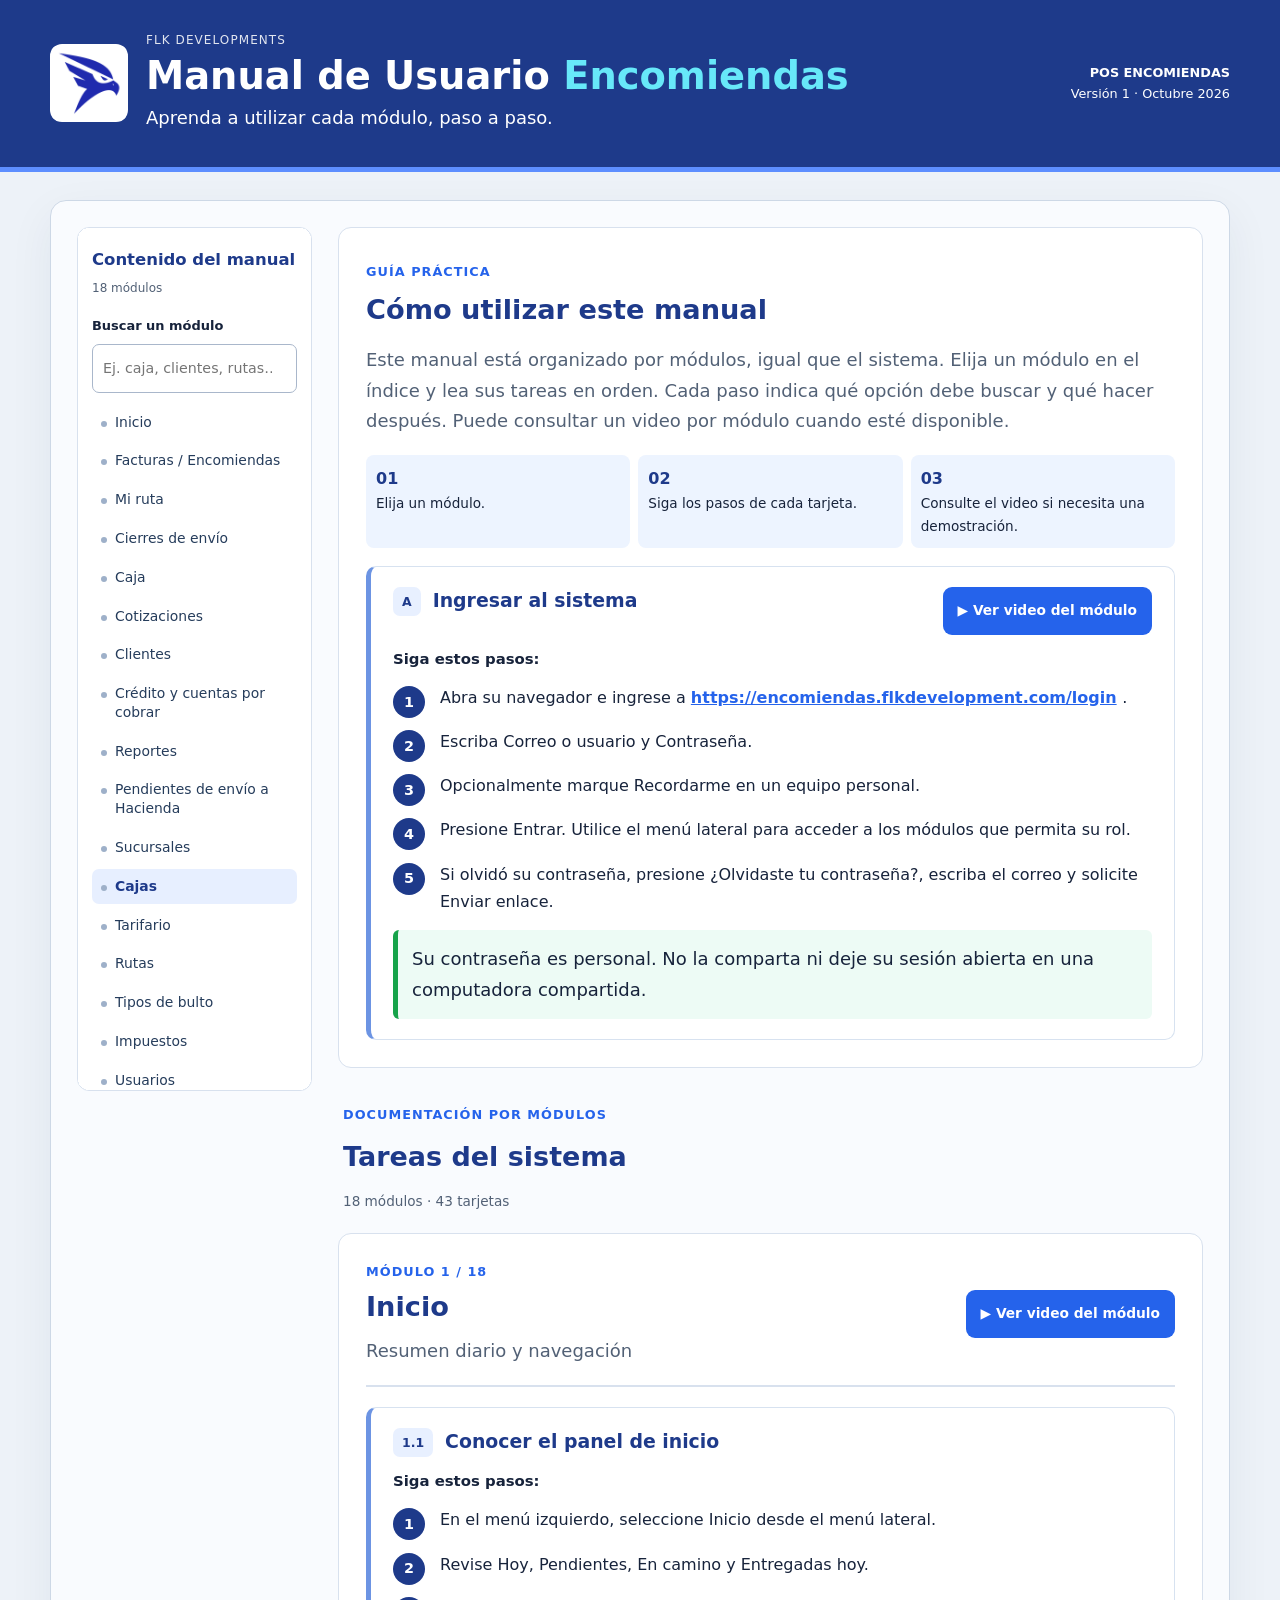
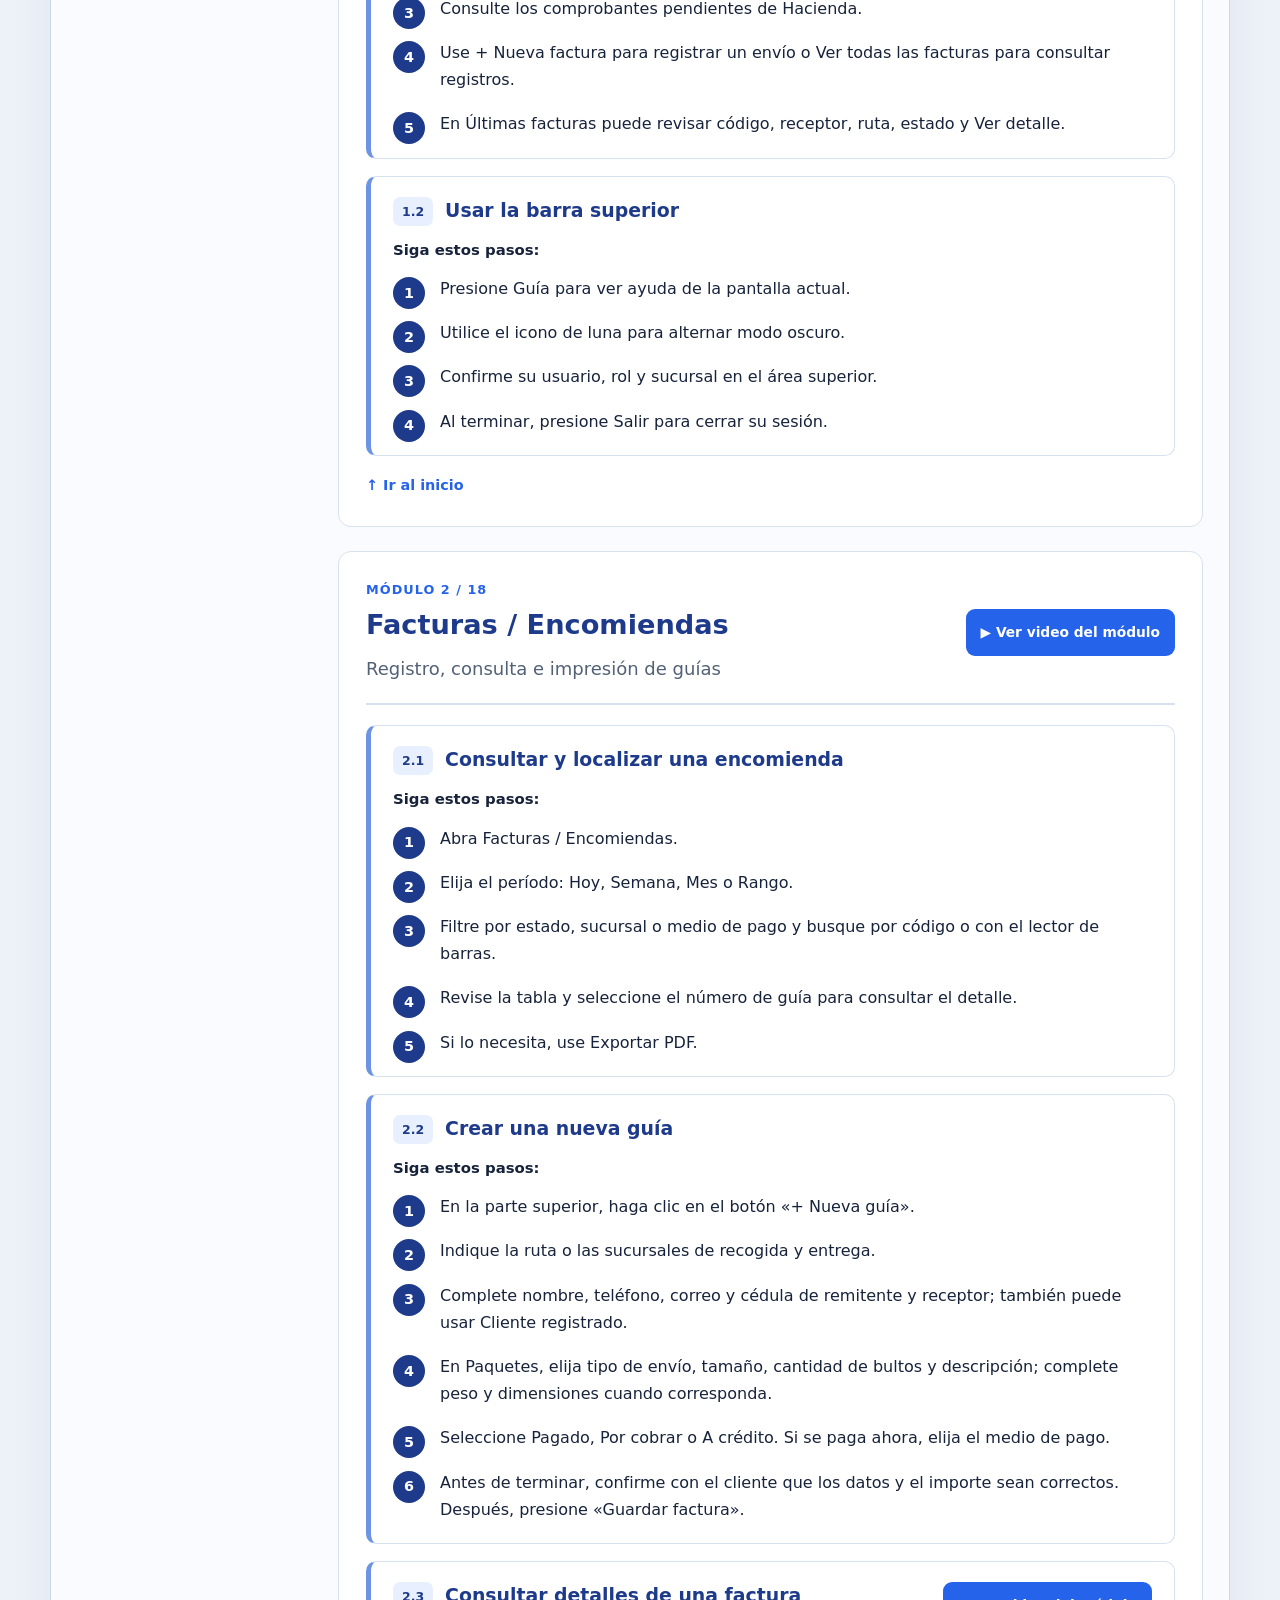
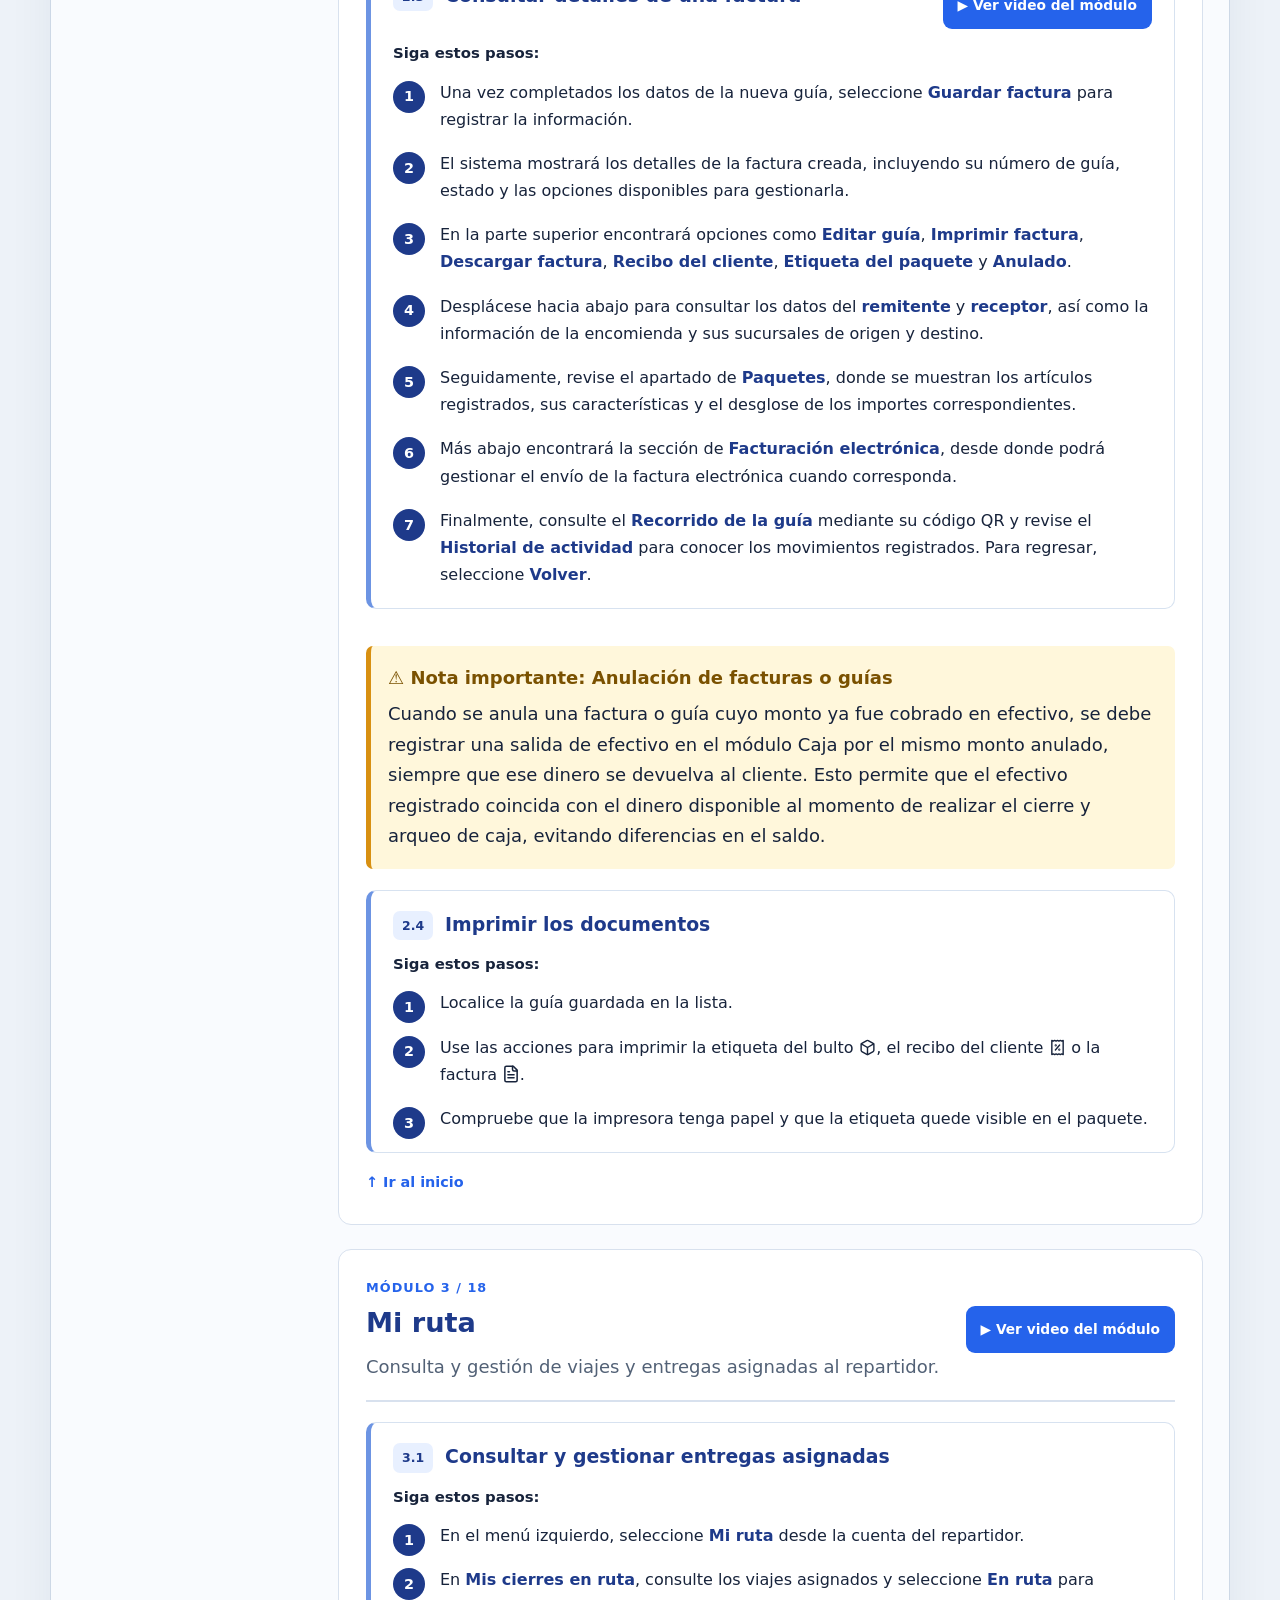
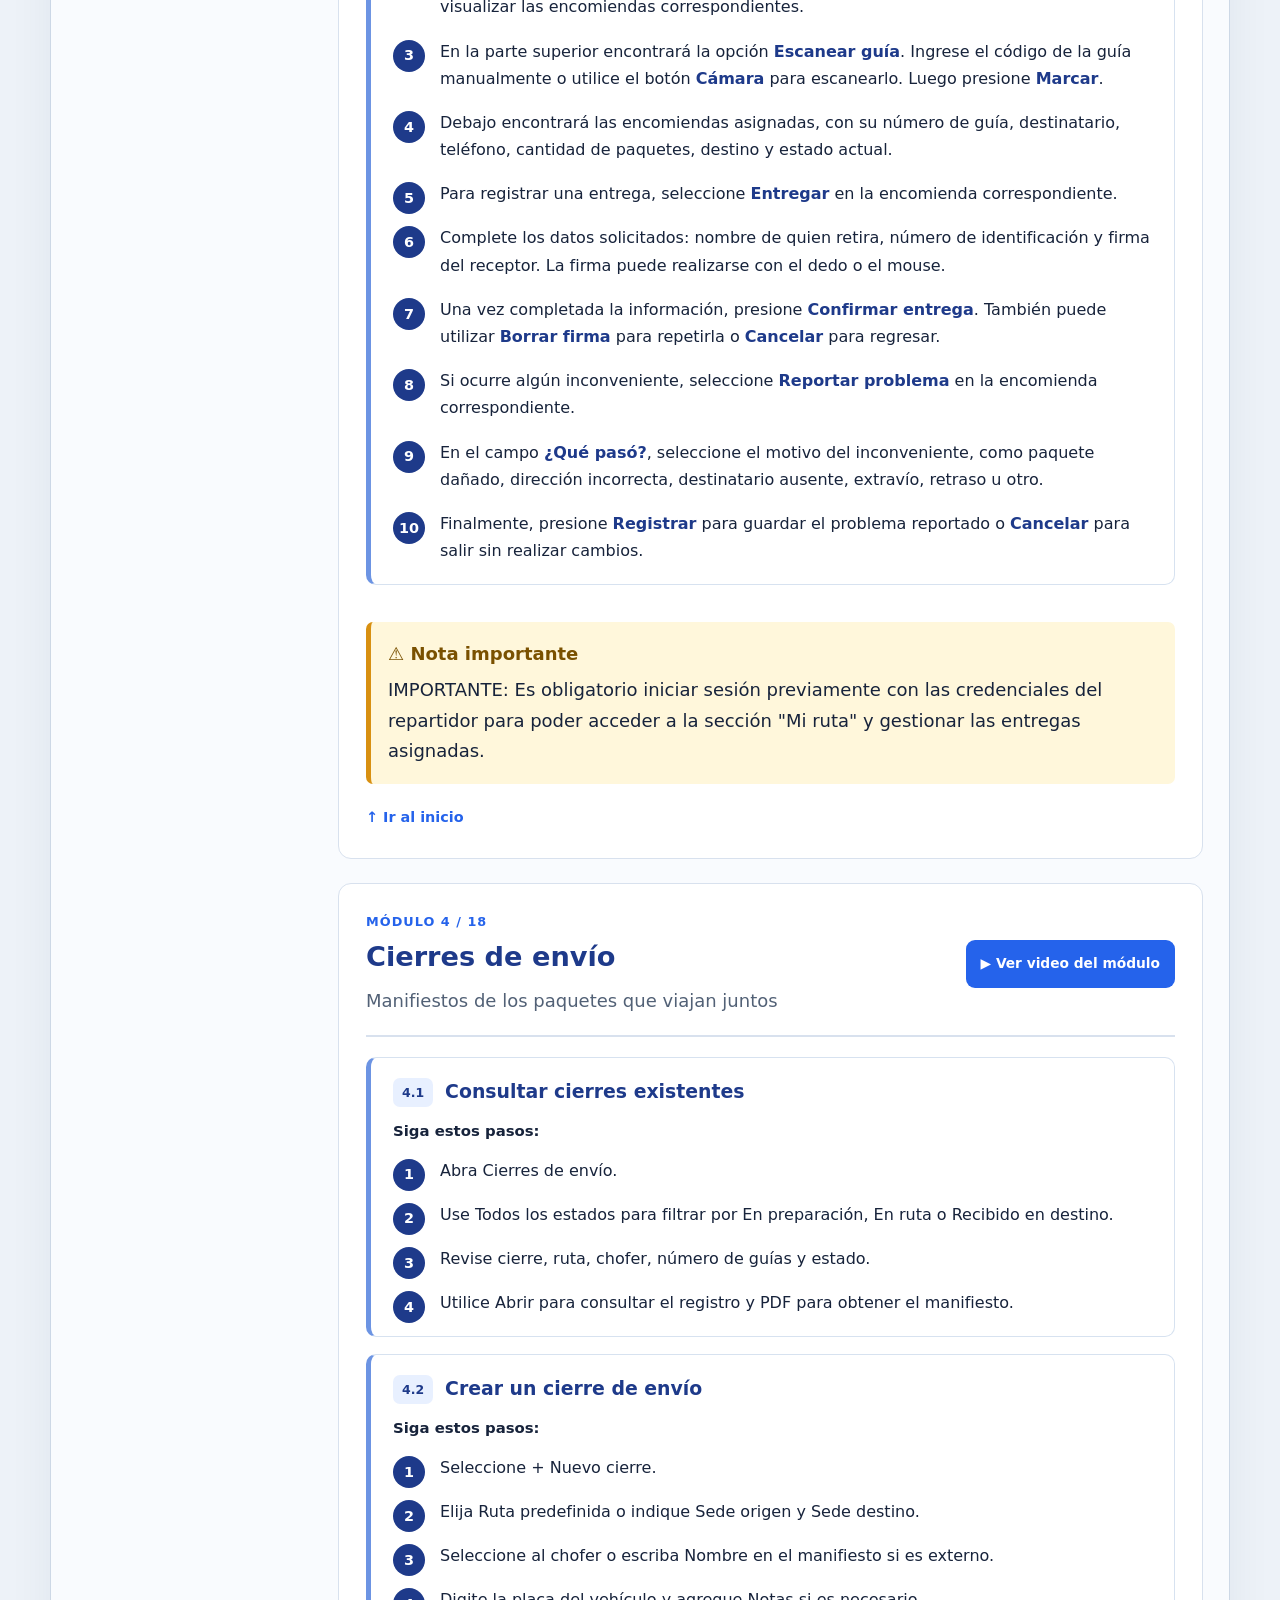
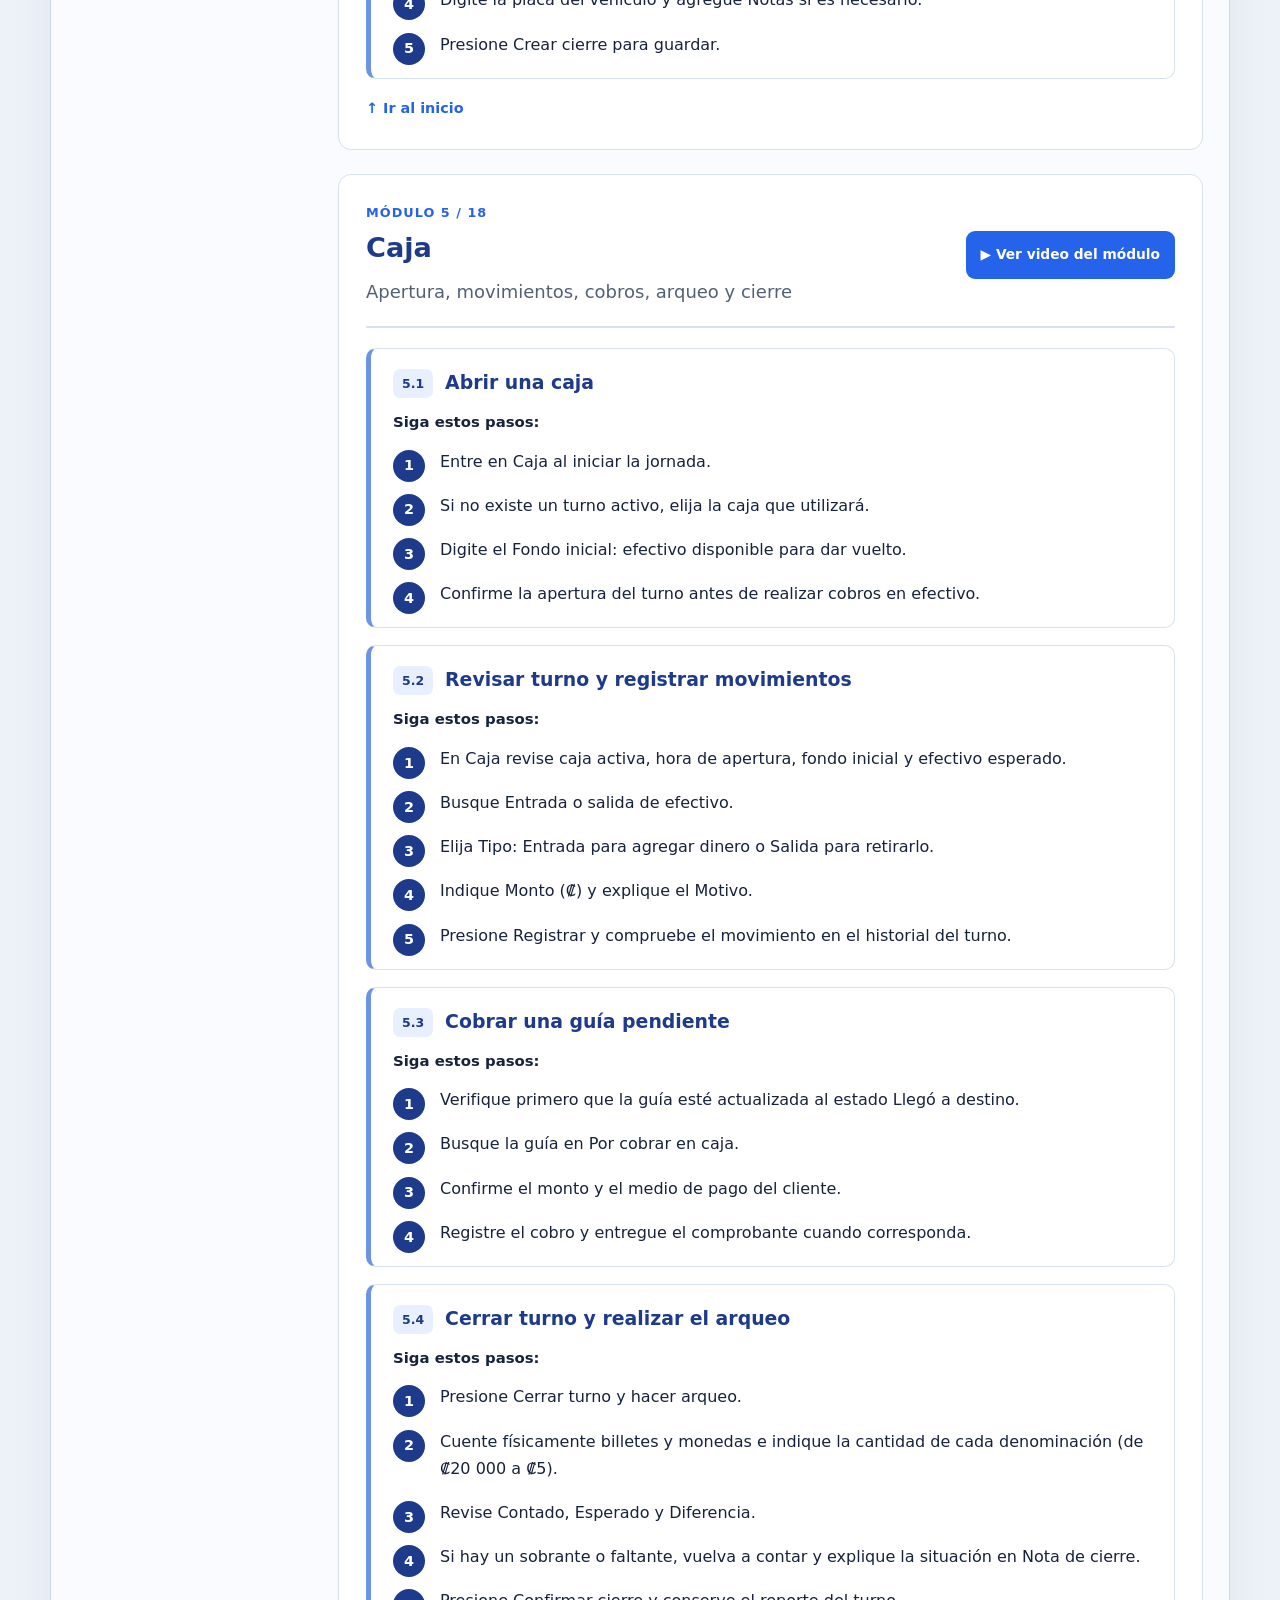
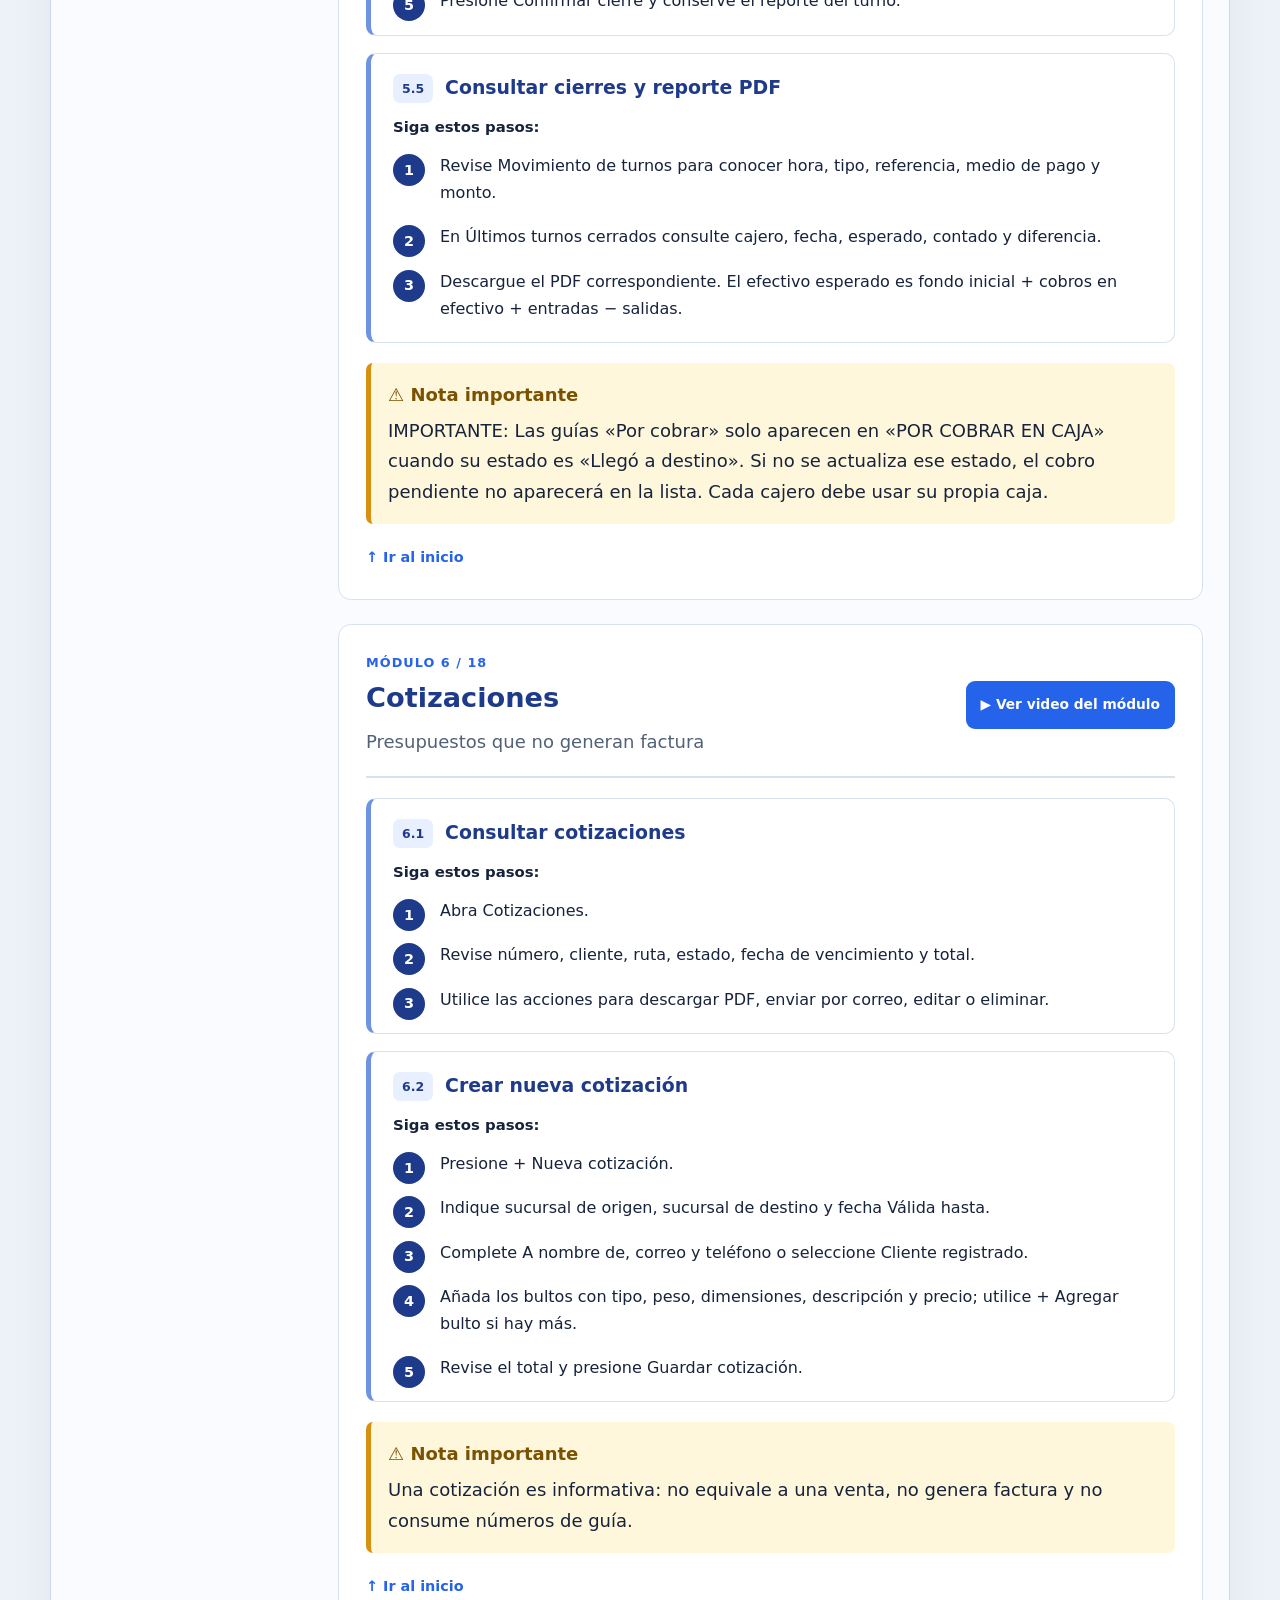
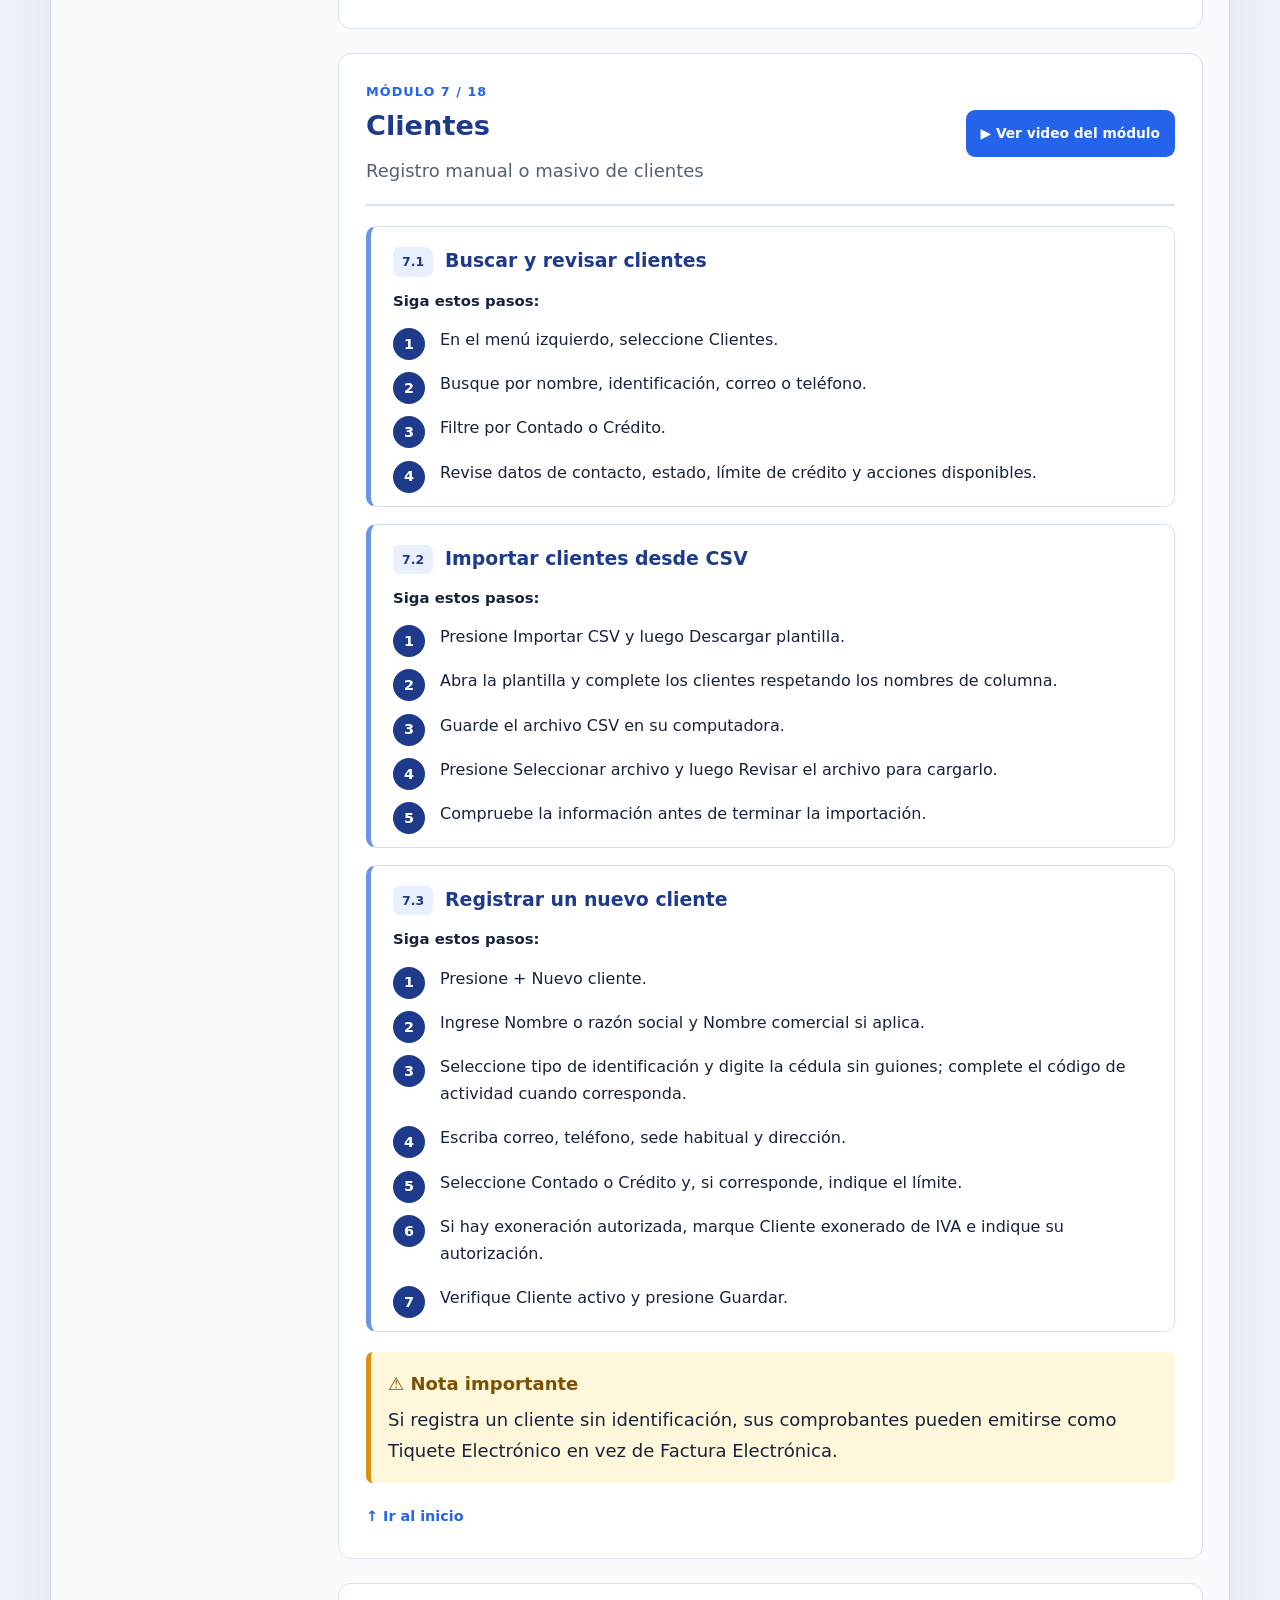
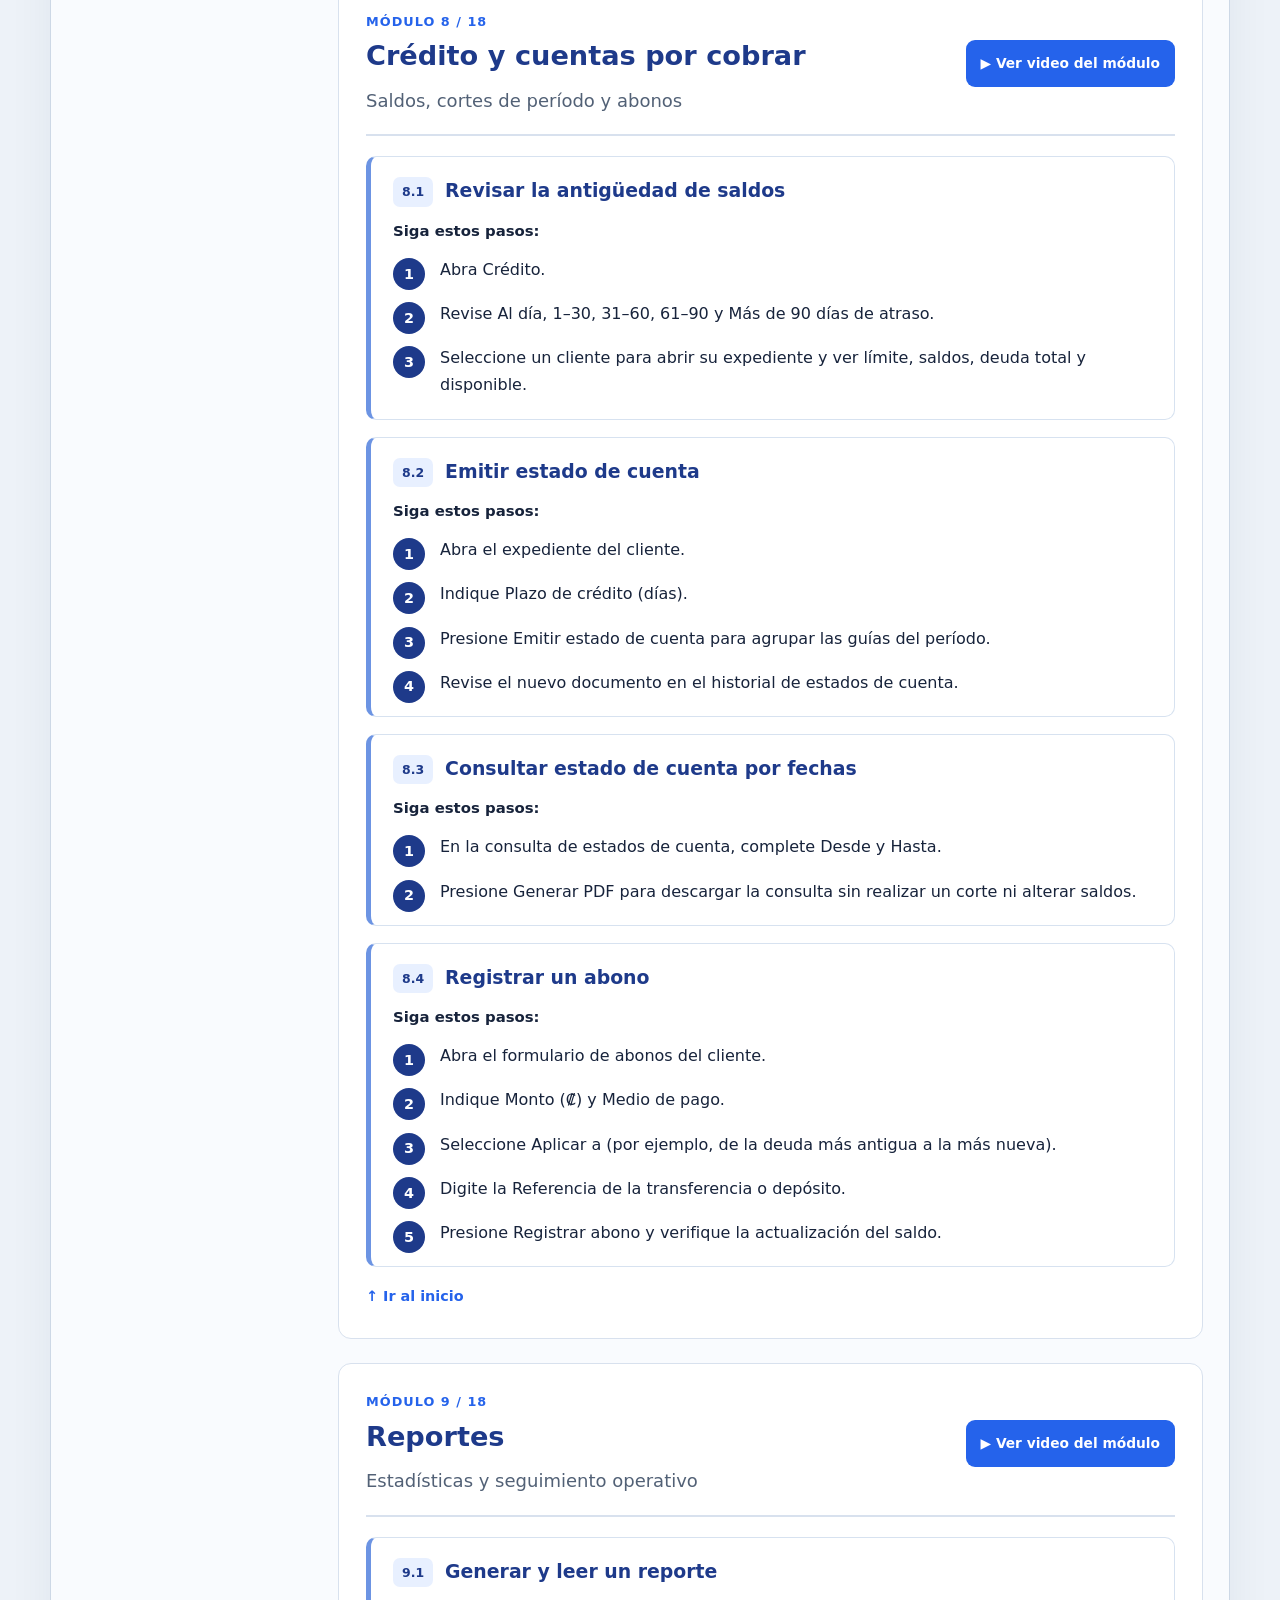
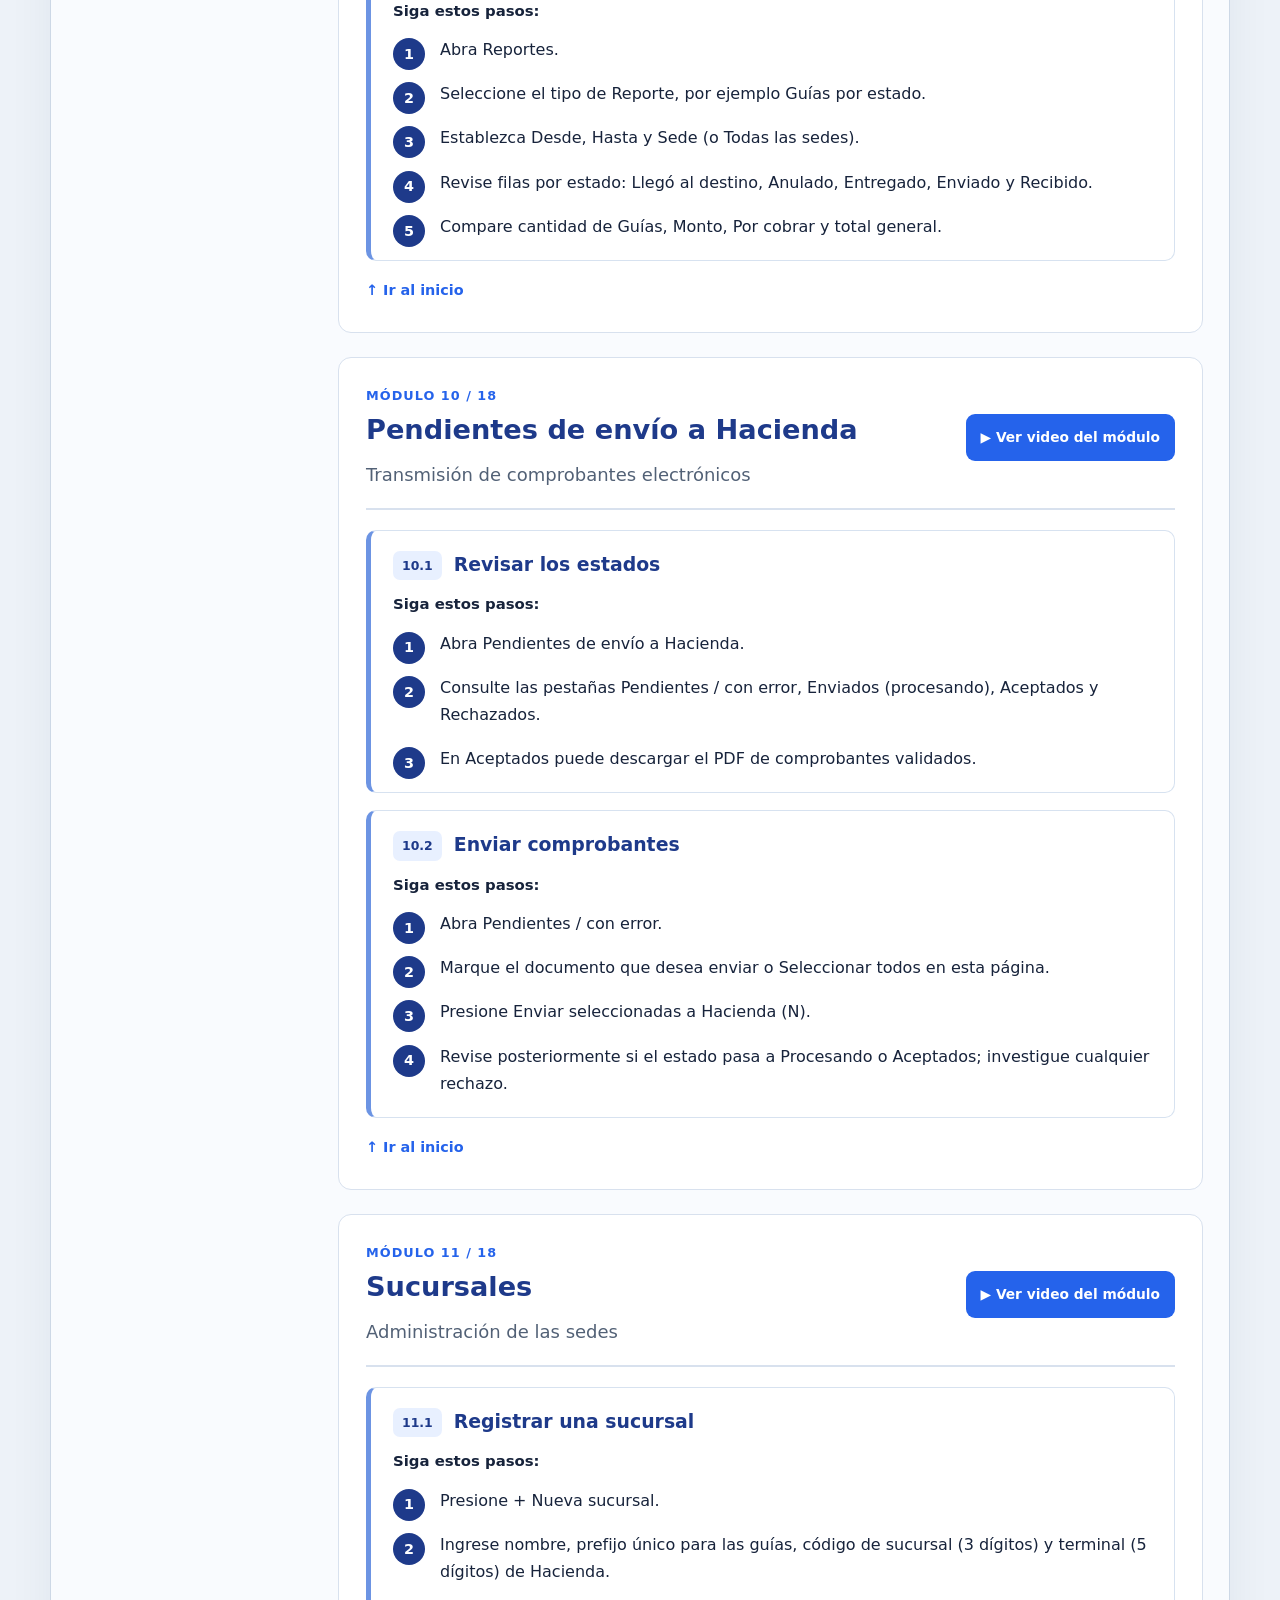
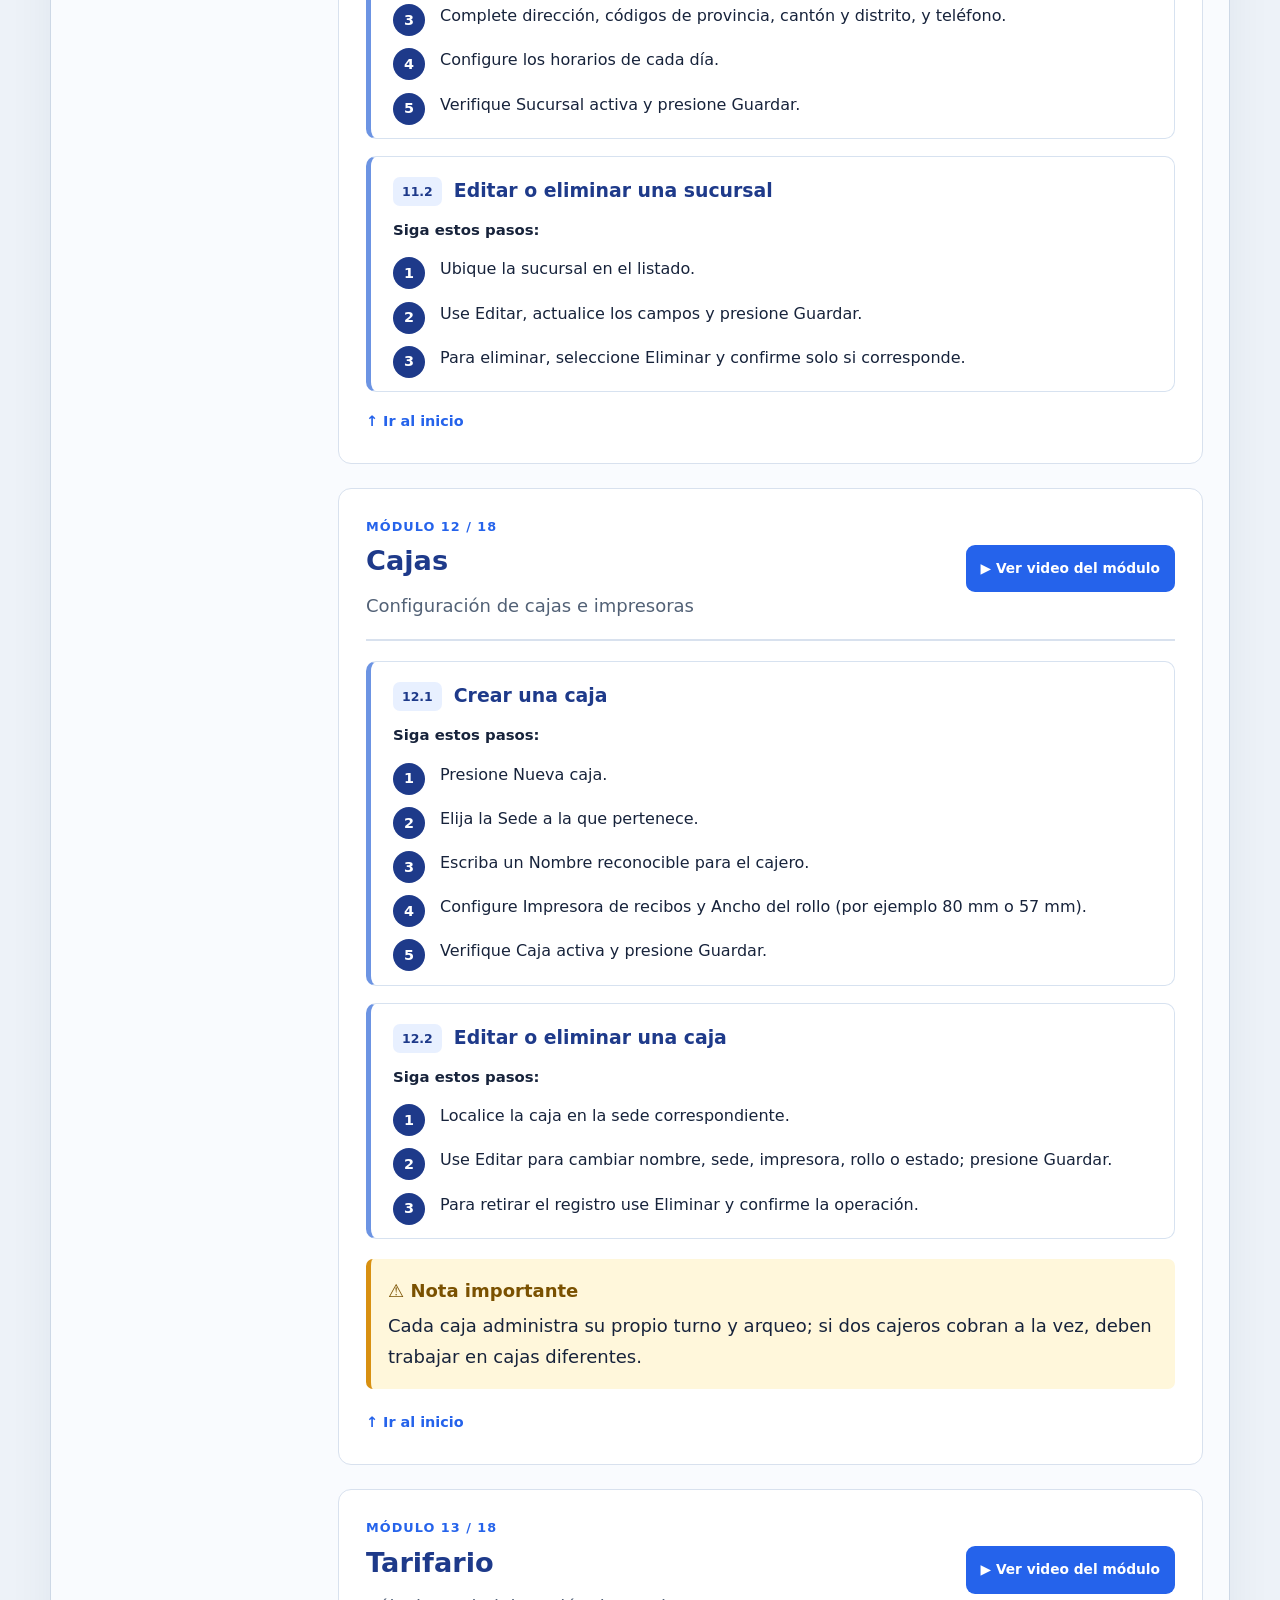
<file: guia-de-encomiendas.html>
<!DOCTYPE html>
<html lang="es">
 <head>
  <meta charset="utf-8"/>
  <meta content="width=device-width,initial-scale=1" name="viewport"/>
  <meta content="Manual de usuario interactivo del sistema POS de encomiendas" name="description"/>
  <title>
   Manual de usuario | FLK Encomiendas
  </title>
  <link href="estilos/style.css?v=1.0.2" rel="stylesheet"/>
 <link rel="icon" type="image/png" href="assets/imagenes/logoblanco.svg">
 </head>
 <body>
  <a class="saltar" href="#contenido-principal">
   Saltar al contenido principal
  </a>
  <!-- EDITAR LOGO: reemplace assets/imagenes/logo.png con el archivo del logo de la empresa. -->
  <header class="banner" id="arriba">
   <div class="banner-inner">
    <div class="identity">
     <div class="logo-slot">
      <img alt="Logo de la empresa" onerror="this.hidden=true;this.nextElementSibling.hidden=false" src="assets/imagenes/logo.png"/>
      <span class="logo-fallback" hidden="">
       FLK
      </span>
     </div>
     <div>
      <span class="brand-small">
       FLK DEVELOPMENTS 
      </span>
      <h1>
        Manual de Usuario
        <span class="palabra-brillo">Encomiendas</span>
      </h1>
      <p>
       Aprenda a utilizar cada m&oacute;dulo, paso a paso.
      </p>
     </div>
    </div>
    <div class="version">
     POS ENCOMIENDAS
     <span>
      Versi&oacute;n 1 &middot; Octubre 2026
     </span>
    </div>
   </div>
  </header>
  <div class="page-layout">
   <aside aria-label="&Iacute;ndice del manual" class="sidebar" id="contenido">
    <div class="sidebar-sticky">
     <div class="sidebar-top">
      <h2>
       Contenido del manual
      </h2>
      <span>
       18 m&oacute;dulos
      </span>
     </div>
     <label class="search-label" for="buscador">
      Buscar un m&oacute;dulo
     </label>
     <input autocomplete="off" id="buscador" placeholder="Ej. caja, clientes, rutas&hellip;" type="search"/>
     <nav id="module-nav">
      <a class="nav-link" href="#mod-inicio">
       <span class="nav-dot">
       </span>
       Inicio
      </a>
      <a class="nav-link" href="#mod-facturas">
       <span class="nav-dot">
       </span>
       Facturas / Encomiendas
      </a>
      <a class="nav-link" href="#mod-mi-ruta">
       <span class="nav-dot">
       </span>
       Mi ruta
      </a>
      <a class="nav-link" href="#mod-cierres-envio">
       <span class="nav-dot">
       </span>
       Cierres de env&iacute;o
      </a>
      <a class="nav-link" href="#mod-caja">
       <span class="nav-dot">
       </span>
       Caja
      </a>
      <a class="nav-link" href="#mod-cotizaciones">
       <span class="nav-dot">
       </span>
       Cotizaciones
      </a>
      <a class="nav-link" href="#mod-clientes">
       <span class="nav-dot">
       </span>
       Clientes
      </a>
      <a class="nav-link" href="#mod-credito">
       <span class="nav-dot">
       </span>
       Cr&eacute;dito y cuentas por cobrar
      </a>
      <a class="nav-link" href="#mod-reportes">
       <span class="nav-dot">
       </span>
       Reportes
      </a>
      <a class="nav-link" href="#mod-hacienda">
       <span class="nav-dot">
       </span>
       Pendientes de env&iacute;o a Hacienda
      </a>
      <a class="nav-link" href="#mod-sucursales">
       <span class="nav-dot">
       </span>
       Sucursales
      </a>
      <a class="nav-link" href="#mod-cajas">
       <span class="nav-dot">
       </span>
       Cajas
      </a>
      <a class="nav-link" href="#mod-tarifario">
       <span class="nav-dot">
       </span>
       Tarifario
      </a>
      <a class="nav-link" href="#mod-rutas">
       <span class="nav-dot">
       </span>
       Rutas
      </a>
      <a class="nav-link" href="#mod-bultos">
       <span class="nav-dot">
       </span>
       Tipos de bulto
      </a>
      <a class="nav-link" href="#mod-impuestos">
       <span class="nav-dot">
       </span>
       Impuestos
      </a>
      <a class="nav-link" href="#mod-usuarios">
       <span class="nav-dot">
       </span>
       Usuarios
      </a>
      <a class="nav-link" href="#mod-actividad">
       <span class="nav-dot">
       </span>
       Actividad de usuarios
      </a>
     </nav>
     <div class="sidebar-links">
      <a href="#acceso">
       Acceso al sistema
      </a>
      <a href="#problemas">
       Soluci&oacute;n de problemas
      </a>
      <a href="#faq">
       Preguntas frecuentes
      </a>
      <a href="#glosario">
       Glosario
      </a>
     </div>
    </div>
   </aside>
   <main id="contenido-principal">
    <section class="welcome" id="acceso">
     <span class="eyebrow">
      GU&Iacute;A PR&Aacute;CTICA
     </span>
     <h2>
      C&oacute;mo utilizar este manual
     </h2>
     <p>
      Este manual est&aacute; organizado por m&oacute;dulos, igual que el sistema. Elija un m&oacute;dulo en el &iacute;ndice y lea sus tareas en orden. Cada paso indica qu&eacute; opci&oacute;n debe buscar y qu&eacute; hacer despu&eacute;s. Puede consultar un video por m&oacute;dulo cuando est&eacute; disponible.
     </p>
     <div class="intro-grid">
      <div>
       <b>
        01
       </b>
       <span>
        Elija un m&oacute;dulo.
       </span>
      </div>
      <div>
       <b>
        02
       </b>
       <span>
        Siga los pasos de cada tarjeta.
       </span>
      </div>
      <div>
       <b>
        03
       </b>
       <span>
        Consulte el video si necesita una demostraci&oacute;n.
       </span>
      </div>
     </div>
     <article class="task intro-card">
      <div class="task-head">
       <span class="task-number">
        A
       </span>
       <h3>
        Ingresar al sistema
       </h3>
       <button class="video-btn" data-title="Ingresar al sistema" data-video="assets/videos/iniciodesesion.mp4" type="button" style="margin-left: auto; flex: none;">
        ▶ Ver video del m&oacute;dulo
       </button>
      </div>
      <p class="instruccion">
       Siga estos pasos:
      </p>
      <ol class="pasos">
       <li>
        Abra su navegador e ingrese a
        <strong>
          <a href="https://encomiendas.flkdevelopment.com/login" target="_blank" rel="noopener noreferrer">https://encomiendas.flkdevelopment.com/login</a>
        </strong>
        .
       </li>
       <li>
        Escriba Correo o usuario y Contrase&ntilde;a.
       </li>
       <li>
        Opcionalmente marque Recordarme en un equipo personal.
       </li>
       <li>
        Presione Entrar. Utilice el men&uacute; lateral para acceder a los m&oacute;dulos que permita su rol.
       </li>
       <li>
        Si olvid&oacute; su contrase&ntilde;a, presione &iquest;Olvidaste tu contrase&ntilde;a?, escriba el correo y solicite Enviar enlace.
       </li>
      </ol>
      <p class="tip">
       Su contrase&ntilde;a es personal. No la comparta ni deje su sesi&oacute;n abierta en una computadora compartida.
      </p>
      
     </article>
     
    </section>
    <!-- MÓDULOS: cada section class="module" contiene tareas article class="task". data-video indica un único video para todo el módulo. -->
    <div class="modules-heading">
     <div>
      <span class="eyebrow">
       DOCUMENTACI&Oacute;N POR M&Oacute;DULOS
      </span>
      <h2>
       Tareas del sistema
      </h2>
     </div>
     <span class="count">
      18 m&oacute;dulos &middot; 43 tarjetas
     </span>
    </div>
    <section class="module" data-search="inicio resumen diario y navegaci&oacute;n conocer el panel de inicio usar la barra superior" id="mod-inicio">
     <div class="module-header">
      <div>
       <div class="eyebrow">
        M&Oacute;DULO 1 / 18
       </div>
       <h2>
        Inicio
       </h2>
       <p>
        Resumen diario y navegaci&oacute;n
       </p>
      </div>
      <button class="video-btn" data-title="Inicio" data-video="assets/videos/inicio.mp4" type="button">
       ▶ Ver video del m&oacute;dulo
      </button>
     </div>
     <div class="task-grid">
      <article class="task" id="inicio-t1">
       <div class="task-head">
        <span class="task-number">
         1.1
        </span>
        <h3>
         Conocer el panel de inicio
        </h3>
       </div>
       <p class="instruccion">
        Siga estos pasos:
       </p>
       <ol class="pasos">
        <li>
         En el men&uacute; izquierdo, seleccione Inicio desde el men&uacute; lateral.
        </li>
        <li>
         Revise Hoy, Pendientes, En camino y Entregadas hoy.
        </li>
        <li>
         Consulte los comprobantes pendientes de Hacienda.
        </li>
        <li>
         Use + Nueva factura para registrar un env&iacute;o o Ver todas las facturas para consultar registros.
        </li>
        <li>
         En &Uacute;ltimas facturas puede revisar c&oacute;digo, receptor, ruta, estado y Ver detalle.
        </li>
       </ol>
      </article>
      <article class="task" id="inicio-t2">
       <div class="task-head">
        <span class="task-number">
         1.2
        </span>
        <h3>
         Usar la barra superior
        </h3>
       </div>
       <p class="instruccion">
        Siga estos pasos:
       </p>
       <ol class="pasos">
        <li>
         Presione Gu&iacute;a para ver ayuda de la pantalla actual.
        </li>
        <li>
         Utilice el icono de luna para alternar modo oscuro.
        </li>
        <li>
         Confirme su usuario, rol y sucursal en el &aacute;rea superior.
        </li>
        <li>
         Al terminar, presione Salir para cerrar su sesi&oacute;n.
        </li>
       </ol>
      </article>
     </div>
     <a class="back-link" href="#contenido">
       &uarr; Ir al inicio
     </a>
    </section>
    <section class="module" data-search="facturas / encomiendas registro, consulta e impresi&oacute;n de gu&iacute;as consultar y localizar una encomienda crear una nueva gu&iacute;a imprimir los documentos" id="mod-facturas">
     <div class="module-header">
      <div>
       <div class="eyebrow">
        M&Oacute;DULO 2 / 18
       </div>
       <h2>
        Facturas / Encomiendas
       </h2>
       <p>
        Registro, consulta e impresi&oacute;n de gu&iacute;as
       </p>
      </div>
      <button class="video-btn" data-title="Facturas / Encomiendas" data-video="assets/videos/facturas.mp4" type="button">
       ▶ Ver video del m&oacute;dulo
      </button>
     </div>
     <div class="task-grid">
      <article class="task" id="facturas-t1">
       <div class="task-head">
        <span class="task-number">
         2.1
        </span>
        <h3>
         Consultar y localizar una encomienda
        </h3>
       </div>
       <p class="instruccion">
        Siga estos pasos:
       </p>
       <ol class="pasos">
        <li>
         Abra Facturas / Encomiendas.
        </li>
        <li>
         Elija el per&iacute;odo: Hoy, Semana, Mes o Rango.
        </li>
        <li>
         Filtre por estado, sucursal o medio de pago y busque por c&oacute;digo o con el lector de barras.
        </li>
        <li>
         Revise la tabla y seleccione el n&uacute;mero de gu&iacute;a para consultar el detalle.
        </li>
        <li>
         Si lo necesita, use Exportar PDF.
        </li>
       </ol>
      </article>
      <article class="task" id="facturas-t2">
       <div class="task-head">
        <span class="task-number">
         2.2
        </span>
        <h3>
         Crear una nueva gu&iacute;a
        </h3>
       </div>
       <p class="instruccion">
        Siga estos pasos:
       </p>
       <ol class="pasos">
        <li>
         En la parte superior, haga clic en el bot&oacute;n &laquo;+ Nueva gu&iacute;a&raquo;.
        </li>
        <li>
         Indique la ruta o las sucursales de recogida y entrega.
        </li>
        <li>
         Complete nombre, tel&eacute;fono, correo y c&eacute;dula de remitente y receptor; tambi&eacute;n puede usar Cliente registrado.
        </li>
        <li>
         En Paquetes, elija tipo de env&iacute;o, tama&ntilde;o, cantidad de bultos y descripci&oacute;n; complete peso y dimensiones cuando corresponda.
        </li>
        <li>
         Seleccione Pagado, Por cobrar o A cr&eacute;dito. Si se paga ahora, elija el medio de pago.
        </li>
        <li>
         Antes de terminar, confirme con el cliente que los datos y el importe sean correctos. Despu&eacute;s, presione &laquo;Guardar factura&raquo;.
        </li>
       </ol>
      </article>
<article class="task" id="facturas-t4">
  <div class="task-head">
    <span class="task-number">2.3</span>
    <h3>Consultar detalles de una factura</h3>
    <button class="video-btn" data-title="Ingresar al sistema" data-video="assets/videos/facturas3.0 enco.mp4" type="button" style="margin-left: auto; flex: none;">
        ▶ Ver video del m&oacute;dulo
       </button>
  </div>

  <p class="instruccion">Siga estos pasos:</p>

  <ol class="pasos">
    <li>
      Una vez completados los datos de la nueva guía, seleccione
      <strong>Guardar factura</strong> para registrar la información.
    </li>

    <li>
      El sistema mostrará los detalles de la factura creada,
      incluyendo su número de guía, estado y las opciones
      disponibles para gestionarla.
    </li>

    <li>
      En la parte superior encontrará opciones como
      <strong>Editar guía</strong>, <strong>Imprimir factura</strong>,
      <strong>Descargar factura</strong>, <strong>Recibo del cliente</strong>,
      <strong>Etiqueta del paquete</strong> y <strong>Anulado</strong>.
    </li>

    <li>
      Desplácese hacia abajo para consultar los datos del
      <strong>remitente</strong> y <strong>receptor</strong>,
      así como la información de la encomienda y sus
      sucursales de origen y destino.
    </li>

    <li>
      Seguidamente, revise el apartado de <strong>Paquetes</strong>,
      donde se muestran los artículos registrados,
      sus características y el desglose de los importes
      correspondientes.
    </li>

    <li>
      Más abajo encontrará la sección de
      <strong>Facturación electrónica</strong>, desde donde
      podrá gestionar el envío de la factura electrónica
      cuando corresponda.
    </li>

    <li>
      Finalmente, consulte el <strong>Recorrido de la guía</strong>
      mediante su código QR y revise el
      <strong>Historial de actividad</strong> para conocer
      los movimientos registrados. Para regresar,
      seleccione <strong>Volver</strong>.
    </li>
  </ol>
</article>

<aside class="alert">
      <strong>
       ⚠ Nota importante: Anulación de facturas o guías
      </strong>
      <p>
       Cuando se anula una factura o guía cuyo monto ya fue cobrado en efectivo, se debe registrar una salida de efectivo en el módulo Caja por el mismo monto anulado, siempre que ese dinero se devuelva al cliente. Esto permite que el efectivo registrado coincida con el dinero disponible al momento de realizar el cierre y arqueo de caja, evitando diferencias en el saldo.
      </p>
     </aside>
     
      <article class="task" id="facturas-t3">
       <div class="task-head">
        <span class="task-number">
         2.4
        </span>
        <h3>
         Imprimir los documentos
        </h3>
       </div>
       <p class="instruccion">
        Siga estos pasos:
       </p>
       <ol class="pasos">
        <li>
         Localice la gu&iacute;a guardada en la lista.
        </li>
        <li>
         Use las acciones para imprimir la etiqueta del bulto <i class="ico ico-cubo"></i>, el recibo del cliente <i class="ico ico-recibo"></i> o la factura <i class="ico ico-documento"></i>.
        </li>
        <li>
         Compruebe que la impresora tenga papel y que la etiqueta quede visible en el paquete.
        </li>
       </ol>
      </article>





      
     </div>
     <a class="back-link" href="#contenido">
       &uarr; Ir al inicio
     </a>
    </section>
   <section class="module" data-search="mi ruta viajes asignados repartidores entregas reportar problemas escanear guías" id="mod-mi-ruta">
  <div class="module-header">
    <div>
      <div class="eyebrow">
        M&Oacute;DULO 3 / 18
      </div>
      <h2>Mi ruta</h2>
      <p>Consulta y gestión de viajes y entregas asignadas al repartidor.</p>
    </div>

    <button class="video-btn" data-title="Mi ruta" data-video="assets/videos/mi-ruta.mp4" type="button">
      ▶ Ver video del m&oacute;dulo
    </button>
  </div>

  <div class="task-grid">
    <article class="task" id="mi-ruta-t1">
      <div class="task-head">
        <span class="task-number">3.1</span>
        <h3>Consultar y gestionar entregas asignadas</h3>
      </div>

      <p class="instruccion">Siga estos pasos:</p>

      <ol class="pasos">
        <li>
          En el men&uacute; izquierdo, seleccione <strong>Mi ruta</strong> desde la cuenta del repartidor.
        </li>

        <li>
          En <strong>Mis cierres en ruta</strong>, consulte los viajes asignados y seleccione <strong>En ruta</strong> para visualizar las encomiendas correspondientes.
        </li>

        <li>
          En la parte superior encontrar&aacute; la opci&oacute;n <strong>Escanear gu&iacute;a</strong>. Ingrese el c&oacute;digo de la gu&iacute;a manualmente o utilice el bot&oacute;n <strong>C&aacute;mara</strong> para escanearlo. Luego presione <strong>Marcar</strong>.
        </li>

        <li>
          Debajo encontrar&aacute; las encomiendas asignadas, con su n&uacute;mero de gu&iacute;a, destinatario, tel&eacute;fono, cantidad de paquetes, destino y estado actual.
        </li>

        <li>
          Para registrar una entrega, seleccione <strong>Entregar</strong> en la encomienda correspondiente.
        </li>

        <li>
          Complete los datos solicitados: nombre de quien retira, n&uacute;mero de identificaci&oacute;n y firma del receptor. La firma puede realizarse con el dedo o el mouse.
        </li>

        <li>
          Una vez completada la informaci&oacute;n, presione <strong>Confirmar entrega</strong>. Tambi&eacute;n puede utilizar <strong>Borrar firma</strong> para repetirla o <strong>Cancelar</strong> para regresar.
        </li>

        <li>
          Si ocurre alg&uacute;n inconveniente, seleccione <strong>Reportar problema</strong> en la encomienda correspondiente.
        </li>

        <li>
          En el campo <strong>&iquest;Qu&eacute; pas&oacute;?</strong>, seleccione el motivo del inconveniente, como paquete da&ntilde;ado, direcci&oacute;n incorrecta, destinatario ausente, extrav&iacute;o, retraso u otro.
        </li>

        <li>
          Finalmente, presione <strong>Registrar</strong> para guardar el problema reportado o <strong>Cancelar</strong> para salir sin realizar cambios.
        </li>
      </ol>
    </article>

    <aside class="alert">
      <strong>
       ⚠ Nota importante
      </strong>
      <p>
       IMPORTANTE: Es obligatorio iniciar sesión previamente con las credenciales del repartidor para poder acceder a la sección "Mi ruta" y gestionar las entregas asignadas. 
      </p>
     </aside>
  </div>

  <a class="back-link" href="#contenido">
     &uarr; Ir al inicio
  </a>
</section>
    <section class="module" data-search="cierres de env&iacute;o manifiestos de los paquetes que viajan juntos consultar cierres existentes crear un cierre de env&iacute;o" id="mod-cierres-envio">
     <div class="module-header">
      <div>
       <div class="eyebrow">
        M&Oacute;DULO 4 / 18
       </div>
       <h2>
        Cierres de env&iacute;o
       </h2>
       <p>
        Manifiestos de los paquetes que viajan juntos
       </p>
      </div>
      <button class="video-btn" data-title="Cierres de env&iacute;o" data-video="assets/videos/cierreEV.mp4" type="button">
       ▶ Ver video del m&oacute;dulo
      </button>
     </div>
     <div class="task-grid">
      <article class="task" id="cierres-envio-t1">
       <div class="task-head">
        <span class="task-number">
         4.1
        </span>
        <h3>
         Consultar cierres existentes
        </h3>
       </div>
       <p class="instruccion">
        Siga estos pasos:
       </p>
       <ol class="pasos">
        <li>
         Abra Cierres de env&iacute;o.
        </li>
        <li>
         Use Todos los estados para filtrar por En preparaci&oacute;n, En ruta o Recibido en destino.
        </li>
        <li>
         Revise cierre, ruta, chofer, n&uacute;mero de gu&iacute;as y estado.
        </li>
        <li>
         Utilice Abrir para consultar el registro y PDF para obtener el manifiesto.
        </li>
       </ol>
      </article>
      <article class="task" id="cierres-envio-t2">
       <div class="task-head">
        <span class="task-number">
         4.2
        </span>
        <h3>
         Crear un cierre de env&iacute;o
        </h3>
       </div>
       <p class="instruccion">
        Siga estos pasos:
       </p>
       <ol class="pasos">
        <li>
         Seleccione + Nuevo cierre.
        </li>
        <li>
         Elija Ruta predefinida o indique Sede origen y Sede destino.
        </li>
        <li>
         Seleccione al chofer o escriba Nombre en el manifiesto si es externo.
        </li>
        <li>
         Digite la placa del veh&iacute;culo y agregue Notas si es necesario.
        </li>
        <li>
         Presione Crear cierre para guardar.
        </li>
       </ol>
      </article>
     </div>
     <a class="back-link" href="#contenido">
       &uarr; Ir al inicio
     </a>
    </section>
    <section class="module" data-search="caja apertura, movimientos, cobros, arqueo y cierre abrir una caja revisar turno y registrar movimientos cobrar una gu&iacute;a pendiente cerrar turno y realizar el arqueo consultar cierres y reporte pdf" id="mod-caja">
     <div class="module-header">
      <div>
       <div class="eyebrow">
        M&Oacute;DULO 5 / 18
       </div>
       <h2>
        Caja
       </h2>
       <p>
        Apertura, movimientos, cobros, arqueo y cierre
       </p>
      </div>
    <button class="video-btn" data-title="Caja" data-video="assets/videos/caja.mp4" type="button">
       ▶ Ver video del m&oacute;dulo
      </button>
     </div>
     <div class="task-grid">
      <article class="task" id="caja-t1">
       <div class="task-head">
        <span class="task-number">
         5.1
        </span>
        <h3>
         Abrir una caja
        </h3>
       </div>
       <p class="instruccion">
        Siga estos pasos:
       </p>
       <ol class="pasos">
        <li>
         Entre en Caja al iniciar la jornada.
        </li>
        <li>
         Si no existe un turno activo, elija la caja que utilizar&aacute;.
        </li>
        <li>
         Digite el Fondo inicial: efectivo disponible para dar vuelto.
        </li>
        <li>
         Confirme la apertura del turno antes de realizar cobros en efectivo.
        </li>
       </ol>
      </article>
      <article class="task" id="caja-t2">
       <div class="task-head">
        <span class="task-number">
         5.2
        </span>
        <h3>
         Revisar turno y registrar movimientos
        </h3>
       </div>
       <p class="instruccion">
        Siga estos pasos:
       </p>
       <ol class="pasos">
        <li>
         En Caja revise caja activa, hora de apertura, fondo inicial y efectivo esperado.
        </li>
        <li>
         Busque Entrada o salida de efectivo.
        </li>
        <li>
         Elija Tipo: Entrada para agregar dinero o Salida para retirarlo.
        </li>
        <li>
         Indique Monto (₡) y explique el Motivo.
        </li>
        <li>
         Presione Registrar y compruebe el movimiento en el historial del turno.
        </li>
       </ol>
      </article>
      <article class="task" id="caja-t3">
       <div class="task-head">
        <span class="task-number">
         5.3
        </span>
        <h3>
         Cobrar una gu&iacute;a pendiente
        </h3>
       </div>
       <p class="instruccion">
        Siga estos pasos:
       </p>
       <ol class="pasos">
        <li>
         Verifique primero que la gu&iacute;a est&eacute; actualizada al estado Lleg&oacute; a destino.
        </li>
        <li>
         Busque la gu&iacute;a en Por cobrar en caja.
        </li>
        <li>
         Confirme el monto y el medio de pago del cliente.
        </li>
        <li>
         Registre el cobro y entregue el comprobante cuando corresponda.
        </li>
       </ol>
      </article>
      <article class="task" id="caja-t4">
       <div class="task-head">
        <span class="task-number">
         5.4
        </span>
        <h3>
         Cerrar turno y realizar el arqueo
        </h3>
       </div>
       <p class="instruccion">
        Siga estos pasos:
       </p>
       <ol class="pasos">
        <li>
         Presione Cerrar turno y hacer arqueo.
        </li>
        <li>
         Cuente f&iacute;sicamente billetes y monedas e indique la cantidad de cada denominaci&oacute;n (de ₡20 000 a ₡5).
        </li>
        <li>
         Revise Contado, Esperado y Diferencia.
        </li>
        <li>
         Si hay un sobrante o faltante, vuelva a contar y explique la situaci&oacute;n en Nota de cierre.
        </li>
        <li>
         Presione Confirmar cierre y conserve el reporte del turno.
        </li>
       </ol>
      </article>
      <article class="task" id="caja-t5">
       <div class="task-head">
        <span class="task-number">
         5.5
        </span>
        <h3>
         Consultar cierres y reporte PDF
        </h3>
       </div>
       <p class="instruccion">
        Siga estos pasos:
       </p>
       <ol class="pasos">
        <li>
         Revise Movimiento de turnos para conocer hora, tipo, referencia, medio de pago y monto.
        </li>
        <li>
         En &Uacute;ltimos turnos cerrados consulte cajero, fecha, esperado, contado y diferencia.
        </li>
        <li>
         Descargue el PDF correspondiente. El efectivo esperado es fondo inicial + cobros en efectivo + entradas &minus; salidas.
        </li>
       </ol>
      </article>
     </div>
     <aside class="alert">
      <strong>
       ⚠ Nota importante
      </strong>
      <p>
       IMPORTANTE: Las gu&iacute;as &laquo;Por cobrar&raquo; solo aparecen en &laquo;POR COBRAR EN CAJA&raquo; cuando su estado es &laquo;Lleg&oacute; a destino&raquo;. Si no se actualiza ese estado, el cobro pendiente no aparecer&aacute; en la lista. Cada cajero debe usar su propia caja.
      </p>
     </aside>
     <a class="back-link" href="#contenido">
       &uarr; Ir al inicio
     </a>
    </section>
    <section class="module" data-search="cotizaciones presupuestos que no generan factura consultar cotizaciones crear nueva cotizaci&oacute;n" id="mod-cotizaciones">
     <div class="module-header">
      <div>
       <div class="eyebrow">
        M&Oacute;DULO 6 / 18
       </div>
       <h2>
        Cotizaciones
       </h2>
       <p>
        Presupuestos que no generan factura
       </p>
      </div>
       <button class="video-btn" data-title="Cotizaciones" data-video="assets/videos/ctz.mp4" type="button">
       ▶ Ver video del m&oacute;dulo
      </button>
     </div>
     <div class="task-grid">
      <article class="task" id="cotizaciones-t1">
       <div class="task-head">
        <span class="task-number">
         6.1
        </span>
        <h3>
         Consultar cotizaciones
        </h3>
       </div>
       <p class="instruccion">
        Siga estos pasos:
       </p>
       <ol class="pasos">
        <li>
         Abra Cotizaciones.
        </li>
        <li>
         Revise n&uacute;mero, cliente, ruta, estado, fecha de vencimiento y total.
        </li>
        <li>
         Utilice las acciones para descargar PDF, enviar por correo, editar o eliminar.
        </li>
       </ol>
      </article>
      <article class="task" id="cotizaciones-t2">
       <div class="task-head">
        <span class="task-number">
         6.2
        </span>
        <h3>
         Crear nueva cotizaci&oacute;n
        </h3>
       </div>
       <p class="instruccion">
        Siga estos pasos:
       </p>
       <ol class="pasos">
        <li>
         Presione + Nueva cotizaci&oacute;n.
        </li>
        <li>
         Indique sucursal de origen, sucursal de destino y fecha V&aacute;lida hasta.
        </li>
        <li>
         Complete A nombre de, correo y tel&eacute;fono o seleccione Cliente registrado.
        </li>
        <li>
         A&ntilde;ada los bultos con tipo, peso, dimensiones, descripci&oacute;n y precio; utilice + Agregar bulto si hay m&aacute;s.
        </li>
        <li>
         Revise el total y presione Guardar cotizaci&oacute;n.
        </li>
       </ol>
      </article>
     </div>
     <aside class="alert">
      <strong>
       ⚠ Nota importante
      </strong>
      <p>
       Una cotizaci&oacute;n es informativa: no equivale a una venta, no genera factura y no consume n&uacute;meros de gu&iacute;a.
      </p>
     </aside>
     <a class="back-link" href="#contenido">
       &uarr; Ir al inicio
     </a>
    </section>
    <section class="module" data-search="clientes registro manual o masivo de clientes buscar y revisar clientes importar clientes desde csv registrar un nuevo cliente" id="mod-clientes">
     <div class="module-header">
      <div>
       <div class="eyebrow">
        M&Oacute;DULO 7 / 18
       </div>
       <h2>
        Clientes
       </h2>
       <p>
        Registro manual o masivo de clientes
       </p>
      </div>
      <button class="video-btn" data-title="Clientes" data-video="assets/videos/clientes.mp4" type="button">
       ▶ Ver video del m&oacute;dulo
      </button>
     </div>
     <div class="task-grid">
      <article class="task" id="clientes-t1">
       <div class="task-head">
        <span class="task-number">
         7.1
        </span>
        <h3>
         Buscar y revisar clientes
        </h3>
       </div>
       <p class="instruccion">
        Siga estos pasos:
       </p>
       <ol class="pasos">
        <li>
         En el men&uacute; izquierdo, seleccione Clientes.
        </li>
        <li>
         Busque por nombre, identificaci&oacute;n, correo o tel&eacute;fono.
        </li>
        <li>
         Filtre por Contado o Cr&eacute;dito.
        </li>
        <li>
         Revise datos de contacto, estado, l&iacute;mite de cr&eacute;dito y acciones disponibles.
        </li>
       </ol>
      </article>
      <article class="task" id="clientes-t2">
       <div class="task-head">
        <span class="task-number">
         7.2
        </span>
        <h3>
         Importar clientes desde CSV
        </h3>
       </div>
       <p class="instruccion">
        Siga estos pasos:
       </p>
       <ol class="pasos">
        <li>
         Presione Importar CSV y luego Descargar plantilla.
        </li>
        <li>
         Abra la plantilla y complete los clientes respetando los nombres de columna.
        </li>
        <li>
         Guarde el archivo CSV en su computadora.
        </li>
        <li>
         Presione Seleccionar archivo y luego Revisar el archivo para cargarlo.
        </li>
        <li>
         Compruebe la informaci&oacute;n antes de terminar la importaci&oacute;n.
        </li>
       </ol>
      </article>
      <article class="task" id="clientes-t3">
       <div class="task-head">
        <span class="task-number">
         7.3
        </span>
        <h3>
         Registrar un nuevo cliente
        </h3>
       </div>
       <p class="instruccion">
        Siga estos pasos:
       </p>
       <ol class="pasos">
        <li>
         Presione + Nuevo cliente.
        </li>
        <li>
         Ingrese Nombre o raz&oacute;n social y Nombre comercial si aplica.
        </li>
        <li>
         Seleccione tipo de identificaci&oacute;n y digite la c&eacute;dula sin guiones; complete el c&oacute;digo de actividad cuando corresponda.
        </li>
        <li>
         Escriba correo, tel&eacute;fono, sede habitual y direcci&oacute;n.
        </li>
        <li>
         Seleccione Contado o Cr&eacute;dito y, si corresponde, indique el l&iacute;mite.
        </li>
        <li>
         Si hay exoneraci&oacute;n autorizada, marque Cliente exonerado de IVA e indique su autorizaci&oacute;n.
        </li>
        <li>
         Verifique Cliente activo y presione Guardar.
        </li>
       </ol>
      </article>
     </div>
     <aside class="alert">
      <strong>
       ⚠ Nota importante
      </strong>
      <p>
       Si registra un cliente sin identificaci&oacute;n, sus comprobantes pueden emitirse como Tiquete Electr&oacute;nico en vez de Factura Electr&oacute;nica.
      </p>
     </aside>
     <a class="back-link" href="#contenido">
       &uarr; Ir al inicio
     </a>
    </section>
    <section class="module" data-search="cr&eacute;dito y cuentas por cobrar saldos, cortes de per&iacute;odo y abonos revisar la antig&uuml;edad de saldos emitir estado de cuenta consultar estado de cuenta por fechas registrar un abono" id="mod-credito">
     <div class="module-header">
      <div>
       <div class="eyebrow">
        M&Oacute;DULO 8 / 18
       </div>
       <h2>
        Cr&eacute;dito y cuentas por cobrar
       </h2>
       <p>
        Saldos, cortes de per&iacute;odo y abonos
       </p>
      </div>
      <button class="video-btn" data-title="Cr&eacute;dito y cuentas por cobrar" data-video="assets/videos/credito.mp4" type="button">
       ▶ Ver video del m&oacute;dulo
      </button>
     </div>
     <div class="task-grid">
      <article class="task" id="credito-t1">
       <div class="task-head">
        <span class="task-number">
         8.1
        </span>
        <h3>
         Revisar la antig&uuml;edad de saldos
        </h3>
       </div>
       <p class="instruccion">
        Siga estos pasos:
       </p>
       <ol class="pasos">
        <li>
         Abra Cr&eacute;dito.
        </li>
        <li>
         Revise Al d&iacute;a, 1&ndash;30, 31&ndash;60, 61&ndash;90 y M&aacute;s de 90 d&iacute;as de atraso.
        </li>
        <li>
         Seleccione un cliente para abrir su expediente y ver l&iacute;mite, saldos, deuda total y disponible.
        </li>
       </ol>
      </article>
      <article class="task" id="credito-t2">
       <div class="task-head">
        <span class="task-number">
         8.2
        </span>
        <h3>
         Emitir estado de cuenta
        </h3>
       </div>
       <p class="instruccion">
        Siga estos pasos:
       </p>
       <ol class="pasos">
        <li>
         Abra el expediente del cliente.
        </li>
        <li>
         Indique Plazo de cr&eacute;dito (d&iacute;as).
        </li>
        <li>
         Presione Emitir estado de cuenta para agrupar las gu&iacute;as del per&iacute;odo.
        </li>
        <li>
         Revise el nuevo documento en el historial de estados de cuenta.
        </li>
       </ol>
      </article>
      <article class="task" id="credito-t3">
       <div class="task-head">
        <span class="task-number">
         8.3
        </span>
        <h3>
         Consultar estado de cuenta por fechas
        </h3>
       </div>
       <p class="instruccion">
        Siga estos pasos:
       </p>
       <ol class="pasos">
        <li>
         En la consulta de estados de cuenta, complete Desde y Hasta.
        </li>
        <li>
         Presione Generar PDF para descargar la consulta sin realizar un corte ni alterar saldos.
        </li>
       </ol>
      </article>
      <article class="task" id="credito-t4">
       <div class="task-head">
        <span class="task-number">
         8.4
        </span>
        <h3>
         Registrar un abono
        </h3>
       </div>
       <p class="instruccion">
        Siga estos pasos:
       </p>
       <ol class="pasos">
        <li>
         Abra el formulario de abonos del cliente.
        </li>
        <li>
         Indique Monto (₡) y Medio de pago.
        </li>
        <li>
         Seleccione Aplicar a (por ejemplo, de la deuda m&aacute;s antigua a la m&aacute;s nueva).
        </li>
        <li>
         Digite la Referencia de la transferencia o dep&oacute;sito.
        </li>
        <li>
         Presione Registrar abono y verifique la actualizaci&oacute;n del saldo.
        </li>
       </ol>
      </article>
     </div>
     <a class="back-link" href="#contenido">
       &uarr; Ir al inicio
     </a>
    </section>
    <section class="module" data-search="reportes estad&iacute;sticas y seguimiento operativo generar y leer un reporte" id="mod-reportes">
     <div class="module-header">
      <div>
       <div class="eyebrow">
        M&Oacute;DULO 9 / 18
       </div>
       <h2>
        Reportes
       </h2>
       <p>
        Estad&iacute;sticas y seguimiento operativo
       </p>
      </div>
      <button class="video-btn" data-title="Reportes" data-video="assets/videos/reportes.mp4" type="button">
       ▶ Ver video del m&oacute;dulo
      </button>
     </div>
     <div class="task-grid">
      <article class="task" id="reportes-t1">
       <div class="task-head">
        <span class="task-number">
         9.1
        </span>
        <h3>
         Generar y leer un reporte
        </h3>
       </div>
       <p class="instruccion">
        Siga estos pasos:
       </p>
       <ol class="pasos">
        <li>
         Abra Reportes.
        </li>
        <li>
         Seleccione el tipo de Reporte, por ejemplo Gu&iacute;as por estado.
        </li>
        <li>
         Establezca Desde, Hasta y Sede (o Todas las sedes).
        </li>
        <li>
         Revise filas por estado: Lleg&oacute; al destino, Anulado, Entregado, Enviado y Recibido.
        </li>
        <li>
         Compare cantidad de Gu&iacute;as, Monto, Por cobrar y total general.
        </li>
       </ol>
      </article>
     </div>
     <a class="back-link" href="#contenido">
       &uarr; Ir al inicio
     </a>
    </section>
    <section class="module" data-search="pendientes de env&iacute;o a hacienda transmisi&oacute;n de comprobantes electr&oacute;nicos revisar los estados enviar comprobantes" id="mod-hacienda">
     <div class="module-header">
      <div>
       <div class="eyebrow">
        M&Oacute;DULO 10 / 18
       </div>
       <h2>
        Pendientes de env&iacute;o a Hacienda
       </h2>
       <p>
        Transmisi&oacute;n de comprobantes electr&oacute;nicos
       </p>
      </div>
      <button class="video-btn" data-title="Pendientes de env&iacute;o a Hacienda" data-video="assets/videos/hacienda.mp4" type="button">
       ▶ Ver video del m&oacute;dulo
      </button>
     </div>
     <div class="task-grid">
      <article class="task" id="hacienda-t1">
       <div class="task-head">
        <span class="task-number">
         10.1
        </span>
        <h3>
         Revisar los estados
        </h3>
       </div>
       <p class="instruccion">
        Siga estos pasos:
       </p>
       <ol class="pasos">
        <li>
         Abra Pendientes de env&iacute;o a Hacienda.
        </li>
        <li>
         Consulte las pesta&ntilde;as Pendientes / con error, Enviados (procesando), Aceptados y Rechazados.
        </li>
        <li>
         En Aceptados puede descargar el PDF de comprobantes validados.
        </li>
       </ol>
      </article>
      <article class="task" id="hacienda-t2">
       <div class="task-head">
        <span class="task-number">
         10.2
        </span>
        <h3>
         Enviar comprobantes
        </h3>
       </div>
       <p class="instruccion">
        Siga estos pasos:
       </p>
       <ol class="pasos">
        <li>
         Abra Pendientes / con error.
        </li>
        <li>
         Marque el documento que desea enviar o Seleccionar todos en esta p&aacute;gina.
        </li>
        <li>
         Presione Enviar seleccionadas a Hacienda (N).
        </li>
        <li>
         Revise posteriormente si el estado pasa a Procesando o Aceptados; investigue cualquier rechazo.
        </li>
       </ol>
      </article>
     </div>
     <a class="back-link" href="#contenido">
       &uarr; Ir al inicio
     </a>
    </section>
    <section class="module" data-search="sucursales administraci&oacute;n de las sedes registrar una sucursal editar o eliminar una sucursal" id="mod-sucursales">
     <div class="module-header">
      <div>
       <div class="eyebrow">
        M&Oacute;DULO 11 / 18
       </div>
       <h2>
        Sucursales
       </h2>
       <p>
        Administraci&oacute;n de las sedes
       </p>
      </div>
      <button class="video-btn" data-title="Sucursales" data-video="assets/videos/sucursales.mp4" type="button">
       ▶ Ver video del m&oacute;dulo
      </button>
     </div>
     <div class="task-grid">
      <article class="task" id="sucursales-t1">
       <div class="task-head">
        <span class="task-number">
         11.1
        </span>
        <h3>
         Registrar una sucursal
        </h3>
       </div>
       <p class="instruccion">
        Siga estos pasos:
       </p>
       <ol class="pasos">
        <li>
         Presione + Nueva sucursal.
        </li>
        <li>
         Ingrese nombre, prefijo &uacute;nico para las gu&iacute;as, c&oacute;digo de sucursal (3 d&iacute;gitos) y terminal (5 d&iacute;gitos) de Hacienda.
        </li>
        <li>
         Complete direcci&oacute;n, c&oacute;digos de provincia, cant&oacute;n y distrito, y tel&eacute;fono.
        </li>
        <li>
         Configure los horarios de cada d&iacute;a.
        </li>
        <li>
         Verifique Sucursal activa y presione Guardar.
        </li>
       </ol>
      </article>
      <article class="task" id="sucursales-t2">
       <div class="task-head">
        <span class="task-number">
         11.2
        </span>
        <h3>
         Editar o eliminar una sucursal
        </h3>
       </div>
       <p class="instruccion">
        Siga estos pasos:
       </p>
       <ol class="pasos">
        <li>
         Ubique la sucursal en el listado.
        </li>
        <li>
         Use Editar, actualice los campos y presione Guardar.
        </li>
        <li>
         Para eliminar, seleccione Eliminar y confirme solo si corresponde.
        </li>
       </ol>
      </article>
     </div>
     <a class="back-link" href="#contenido">
       &uarr; Ir al inicio
     </a>
    </section>
    <section class="module" data-search="cajas configuraci&oacute;n de cajas e impresoras crear una caja editar o eliminar una caja" id="mod-cajas">
     <div class="module-header">
      <div>
       <div class="eyebrow">
        M&Oacute;DULO 12 / 18
       </div>
       <h2>
        Cajas
       </h2>
       <p>
        Configuraci&oacute;n de cajas e impresoras
       </p>
      </div>
      <button class="video-btn" data-title="Cajas" data-video="assets/videos/cajas.mp4" type="button">
       ▶ Ver video del m&oacute;dulo
      </button>
     </div>
     <div class="task-grid">
      <article class="task" id="cajas-t1">
       <div class="task-head">
        <span class="task-number">
         12.1
        </span>
        <h3>
         Crear una caja
        </h3>
       </div>
       <p class="instruccion">
        Siga estos pasos:
       </p>
       <ol class="pasos">
        <li>
         Presione Nueva caja.
        </li>
        <li>
         Elija la Sede a la que pertenece.
        </li>
        <li>
         Escriba un Nombre reconocible para el cajero.
        </li>
        <li>
         Configure Impresora de recibos y Ancho del rollo (por ejemplo 80 mm o 57 mm).
        </li>
        <li>
         Verifique Caja activa y presione Guardar.
        </li>
       </ol>
      </article>
      <article class="task" id="cajas-t2">
       <div class="task-head">
        <span class="task-number">
         12.2
        </span>
        <h3>
         Editar o eliminar una caja
        </h3>
       </div>
       <p class="instruccion">
        Siga estos pasos:
       </p>
       <ol class="pasos">
        <li>
         Localice la caja en la sede correspondiente.
        </li>
        <li>
         Use Editar para cambiar nombre, sede, impresora, rollo o estado; presione Guardar.
        </li>
        <li>
         Para retirar el registro use Eliminar y confirme la operaci&oacute;n.
        </li>
       </ol>
      </article>
     </div>
     <aside class="alert">
      <strong>
       ⚠ Nota importante
      </strong>
      <p>
       Cada caja administra su propio turno y arqueo; si dos cajeros cobran a la vez, deben trabajar en cajas diferentes.
      </p>
     </aside>
     <a class="back-link" href="#contenido">
       &uarr; Ir al inicio
     </a>
    </section>
    <section class="module" data-search="tarifario c&aacute;lculo y administraci&oacute;n de precios probar una cotizaci&oacute;n crear una tarifa editar o eliminar una tarifa" id="mod-tarifario">
     <div class="module-header">
      <div>
       <div class="eyebrow">
        M&Oacute;DULO 13 / 18
       </div>
       <h2>
        Tarifario
       </h2>
       <p>
        C&aacute;lculo y administraci&oacute;n de precios
       </p>
      </div>
      <button class="video-btn" data-title="Tarifario" data-video="assets/videos/tarifario.mp4" type="button">
       ▶ Ver video del m&oacute;dulo
      </button>
     </div>
     <div class="task-grid">
      <article class="task" id="tarifario-t1">
       <div class="task-head">
        <span class="task-number">
         13.1
        </span>
        <h3>
         Probar una cotizaci&oacute;n
        </h3>
       </div>
       <p class="instruccion">
        Siga estos pasos:
       </p>
       <ol class="pasos">
        <li>
         Indique Origen y Destino.
        </li>
        <li>
         Escriba Peso (kg), Largo, Ancho y Alto (cm).
        </li>
        <li>
         Presione Cotizar.
        </li>
        <li>
         Revise peso real, peso volum&eacute;trico, tarifa aplicada y precio final.
        </li>
       </ol>
      </article>
      <article class="task" id="tarifario-t2">
       <div class="task-head">
        <span class="task-number">
         13.2
        </span>
        <h3>
         Crear una tarifa
        </h3>
       </div>
       <p class="instruccion">
        Siga estos pasos:
       </p>
       <ol class="pasos">
        <li>
         Presione + Nueva tarifa.
        </li>
        <li>
         Ingrese Nombre opcional y Tipo de env&iacute;o: Todos, Paquete, Sobre o Documento.
        </li>
        <li>
         Seleccione Sede origen y destino o Cualquiera para aplicar una tarifa general.
        </li>
        <li>
         Indique Peso desde, Peso hasta, Precio (₡) y ₡ por kg adicional cuando aplique.
        </li>
        <li>
         Marque Tarifa activa y presione Guardar.
        </li>
       </ol>
      </article>
      <article class="task" id="tarifario-t3">
       <div class="task-head">
        <span class="task-number">
         13.3
        </span>
        <h3>
         Editar o eliminar una tarifa
        </h3>
       </div>
       <p class="instruccion">
        Siga estos pasos:
       </p>
       <ol class="pasos">
        <li>
         Localice la tarifa registrada.
        </li>
        <li>
         Use Editar para ajustar sus valores y guarde los cambios.
        </li>
        <li>
         Use Eliminar si necesita retirarla y confirme seg&uacute;n el aviso del sistema.
        </li>
       </ol>
      </article>
     </div>
     <aside class="alert">
      <strong>
       ⚠ Nota importante
      </strong>
      <p>
       Si no existe una tarifa configurada para el peso y la ruta, se deber&aacute; ingresar el precio de forma manual.
      </p>
     </aside>
     <a class="back-link" href="#contenido">
       &uarr; Ir al inicio
     </a>
    </section>
    <section class="module" data-search="rutas trayectos entre sucursales crear una ruta editar o eliminar una ruta" id="mod-rutas">
     <div class="module-header">
      <div>
       <div class="eyebrow">
        M&Oacute;DULO 14 / 18
       </div>
       <h2>
        Rutas
       </h2>
       <p>
        Trayectos entre sucursales
       </p>
      </div>
      <button class="video-btn" data-title="Rutas" data-video="assets/videos/rutas.mp4" type="button">
       ▶ Ver video del m&oacute;dulo
      </button>
     </div>
     <div class="task-grid">
      <article class="task" id="rutas-t1">
       <div class="task-head">
        <span class="task-number">
         14.1
        </span>
        <h3>
         Crear una ruta
        </h3>
       </div>
       <p class="instruccion">
        Siga estos pasos:
       </p>
       <ol class="pasos">
        <li>
         Ingrese al m&oacute;dulo Rutas y presione la opci&oacute;n para crear una ruta.
        </li>
        <li>
         Indique Nombre, Sede de origen, Sede de destino y, opcionalmente, D&iacute;as de tr&aacute;nsito.
        </li>
        <li>
         Marque Se ofrece al crear gu&iacute;as para que est&eacute; disponible al facturar y presione Guardar.
        </li>
       </ol>
      </article>
      <article class="task" id="rutas-t2">
       <div class="task-head">
        <span class="task-number">
         14.2
        </span>
        <h3>
         Editar o eliminar una ruta
        </h3>
       </div>
       <p class="instruccion">
        Siga estos pasos:
       </p>
       <ol class="pasos">
        <li>
         Ubique la ruta que desea modificar.
        </li>
        <li>
         Seleccione Editar, realice los cambios y guarde.
        </li>
        <li>
         Si necesita retirarla, use Eliminar y confirme.
        </li>
       </ol>
      </article>
     </div>
     <a class="back-link" href="#contenido">
       &uarr; Ir al inicio
     </a>
    </section>
    <section class="module" data-search="tipos de bulto categor&iacute;as de los paquetes crear un tipo de bulto editar o eliminar un tipo de bulto" id="mod-bultos">
     <div class="module-header">
      <div>
       <div class="eyebrow">
        M&Oacute;DULO 15 / 18
       </div>
       <h2>
        Tipos de bulto
       </h2>
       <p>
        Categor&iacute;as de los paquetes
       </p>
      </div>
      <button class="video-btn" data-title="Tipos de bulto" data-video="assets/videos/bultos.mp4" type="button">
       ▶ Ver video del m&oacute;dulo
      </button>
     </div>
     <div class="task-grid">
      <article class="task" id="bultos-t1">
       <div class="task-head">
        <span class="task-number">
         15.1
        </span>
        <h3>
         Crear un tipo de bulto
        </h3>
       </div>
       <p class="instruccion">
        Siga estos pasos:
       </p>
       <ol class="pasos">
        <li>
         Abra Tipos de bulto y presione + Nuevo tipo.
        </li>
        <li>
         Digite Nombre y Orden (los n&uacute;meros menores aparecen primero).
        </li>
        <li>
         Marque Marcar como fr&aacute;gil si la categor&iacute;a requiere etiqueta FR&Aacute;GIL.
        </li>
        <li>
         Active Se ofrece al crear gu&iacute;as y presione Guardar.
        </li>
       </ol>
      </article>
      <article class="task" id="bultos-t2">
       <div class="task-head">
        <span class="task-number">
         15.2
        </span>
        <h3>
         Editar o eliminar un tipo de bulto
        </h3>
       </div>
       <p class="instruccion">
        Siga estos pasos:
       </p>
       <ol class="pasos">
        <li>
         Localice el tipo de bulto en la lista.
        </li>
        <li>
         Use Editar para corregir sus datos y guarde.
        </li>
        <li>
         Use Eliminar si corresponde, previa confirmaci&oacute;n.
        </li>
       </ol>
      </article>
     </div>
     <a class="back-link" href="#contenido">
       &uarr; Ir al inicio
     </a>
    </section>
    <section class="module" data-search="impuestos configuraci&oacute;n de tasas tributarias registrar un impuesto editar o desactivar un impuesto" id="mod-impuestos">
     <div class="module-header">
      <div>
       <div class="eyebrow">
        M&Oacute;DULO 16 / 18
       </div>
       <h2>
        Impuestos
       </h2>
       <p>
        Configuraci&oacute;n de tasas tributarias
       </p>
      </div>
      <button class="video-btn" data-title="Impuestos" data-video="assets/videos/impuestos.mp4" type="button">
       ▶ Ver video del m&oacute;dulo
      </button>
     </div>
     <div class="task-grid">
      <article class="task" id="impuestos-t1">
       <div class="task-head">
        <span class="task-number">
         16.1
        </span>
        <h3>
         Registrar un impuesto
        </h3>
       </div>
       <p class="instruccion">
        Siga estos pasos:
       </p>
       <ol class="pasos">
        <li>
         Abra Impuestos y presione + Nuevo impuesto.
        </li>
        <li>
         Ingrese Nombre, Porcentaje (%) y C&oacute;digo de tarifa Hacienda.
        </li>
        <li>
         Configure Predeterminado si debe aplicarse autom&aacute;ticamente y mantenga Activo.
        </li>
        <li>
         Presione Guardar.
        </li>
       </ol>
      </article>
      <article class="task" id="impuestos-t2">
       <div class="task-head">
        <span class="task-number">
         16.2
        </span>
        <h3>
         Editar o desactivar un impuesto
        </h3>
       </div>
       <p class="instruccion">
        Siga estos pasos:
       </p>
       <ol class="pasos">
        <li>
         Localice el impuesto correspondiente.
        </li>
        <li>
         Use Editar para actualizar su configuraci&oacute;n.
        </li>
        <li>
         Si debe dejar de aplicarse, utilice la opci&oacute;n de desactivar o eliminar que ofrezca el sistema y confirme.
        </li>
       </ol>
      </article>
     </div>
     <a class="back-link" href="#contenido">
       &uarr; Ir al inicio
     </a>
    </section>
    <section class="module" data-search="usuarios cuentas de acceso y roles crear un usuario editar el rol u otros datos desactivar o eliminar un usuario" id="mod-usuarios">
     <div class="module-header">
      <div>
       <div class="eyebrow">
        M&Oacute;DULO 17 / 18
       </div>
       <h2>
        Usuarios
       </h2>
       <p>
        Cuentas de acceso y roles
       </p>
      </div>
      <button class="video-btn" data-title="Usuarios" data-video="assets/videos/usuarios.mp4" type="button">
       ▶ Ver video del m&oacute;dulo
      </button>
     </div>
     <div class="task-grid">
      <article class="task" id="usuarios-t1">
       <div class="task-head">
        <span class="task-number">
         17.1
        </span>
        <h3>
         Crear un usuario
        </h3>
       </div>
       <p class="instruccion">
        Siga estos pasos:
       </p>
       <ol class="pasos">
        <li>
         En el men&uacute; izquierdo, seleccione Usuarios y presione + Nuevo usuario.
        </li>
        <li>
         Complete Nombre completo, Usuario, Correo electr&oacute;nico y Contrase&ntilde;a.
        </li>
        <li>
         Seleccione el Rol y la Sucursal base; agregue tel&eacute;fono si corresponde.
        </li>
        <li>
         Compruebe que Activo est&eacute; marcado y presione Guardar.
        </li>
       </ol>
      </article>
      <article class="task" id="usuarios-t2">
       <div class="task-head">
        <span class="task-number">
         17.2
        </span>
        <h3>
         Editar el rol u otros datos
        </h3>
       </div>
       <p class="instruccion">
        Siga estos pasos:
       </p>
       <ol class="pasos">
        <li>
         Ubique al usuario y presione Editar.
        </li>
        <li>
         Elija un nuevo Rol o modifique la sucursal y los datos requeridos.
        </li>
        <li>
         Deje Contrase&ntilde;a vac&iacute;a si no desea cambiarla.
        </li>
        <li>
         Presione Guardar.
        </li>
       </ol>
      </article>
      <article class="task" id="usuarios-t3">
       <div class="task-head">
        <span class="task-number">
         17.3
        </span>
        <h3>
         Desactivar o eliminar un usuario
        </h3>
       </div>
       <p class="instruccion">
        Siga estos pasos:
       </p>
       <ol class="pasos">
        <li>
         Localice el usuario correspondiente.
        </li>
        <li>
         Use Editar y desmarque Activo si lo que necesita es impedir su acceso sin borrar el registro.
        </li>
        <li>
         Si corresponde eliminarlo, utilice Eliminar y confirme con precauci&oacute;n.
        </li>
       </ol>
      </article>
     </div>
     <aside class="alert">
      <strong>
       ⚠ Nota importante
      </strong>
      <p>
       Las credenciales son personales. Asigne &uacute;nicamente los permisos que cada colaborador necesita.
      </p>
     </aside>
     <a class="back-link" href="#contenido">
       &uarr; Ir al inicio
     </a>
    </section>
    <section class="module" data-search="actividad de usuarios bit&aacute;cora de eventos filtrar actividad consultar un evento" id="mod-actividad">
     <div class="module-header">
      <div>
       <div class="eyebrow">
        M&Oacute;DULO 18 / 18
       </div>
       <h2>
        Actividad de usuarios
       </h2>
       <p>
        Bit&aacute;cora de eventos
       </p>
      </div>
      <button class="video-btn" data-title="Actividad de usuarios" data-video="assets/videos/actividad.mp4" type="button">
       ▶ Ver video del m&oacute;dulo
      </button>
     </div>
     <div class="task-grid">
      <article class="task" id="actividad-t1">
       <div class="task-head">
        <span class="task-number">
         18.1
        </span>
        <h3>
         Filtrar actividad
        </h3>
       </div>
       <p class="instruccion">
        Siga estos pasos:
       </p>
       <ol class="pasos">
        <li>
         En el men&uacute; izquierdo, seleccione Actividad de usuarios.
        </li>
        <li>
         Utilice los filtros disponibles para delimitar usuario, evento o rango de fechas.
        </li>
        <li>
         Revise los resultados para localizar operaciones realizadas.
        </li>
       </ol>
      </article>
      <article class="task" id="actividad-t2">
       <div class="task-head">
        <span class="task-number">
         18.2
        </span>
        <h3>
         Consultar un evento
        </h3>
       </div>
       <p class="instruccion">
        Siga estos pasos:
       </p>
       <ol class="pasos">
        <li>
         Seleccione el registro de inter&eacute;s en la bit&aacute;cora.
        </li>
        <li>
         Revise la informaci&oacute;n del evento, usuario responsable y fecha disponible.
        </li>
        <li>
         Utilice estos datos para investigar una modificaci&oacute;n u operaci&oacute;n espec&iacute;fica.
        </li>
       </ol>
      </article>
     </div>
     <a class="back-link" href="#contenido">
       &uarr; Ir al inicio
     </a>
    </section>
    <section class="module appendix" id="problemas">
     <div class="eyebrow">
      AYUDA
     </div>
     <h2>
      Soluci&oacute;n de problemas
     </h2>
     <div class="faq-grid">
      <details>
       <summary>
        No puedo iniciar sesi&oacute;n
       </summary>
       <p>
        Verifique el usuario y la contrase&ntilde;a. Si los olvid&oacute;, use la recuperaci&oacute;n desde la pantalla de acceso o consulte al administrador.
       </p>
      </details>
      <details>
       <summary>
        La caja tiene una diferencia
       </summary>
       <p>
        Cuente otra vez y verifique las entradas y salidas. Escriba una explicaci&oacute;n en Nota de cierre si la diferencia persiste.
       </p>
      </details>
      <details>
       <summary>
        Necesito factura electr&oacute;nica y sale tiquete
       </summary>
       <p>
        Revise la identificaci&oacute;n sin guiones y los datos del cliente antes de emitir el documento.
       </p>
      </details>
      <details>
       <summary>
        El comprobante electr&oacute;nico presenta error
       </summary>
       <p>
        Consulte Pendientes de env&iacute;o a Hacienda y revise los documentos con error o rechazados.
       </p>
      </details>
      <details>
       <summary>
        El paquete tiene otro precio
       </summary>
       <p>
        Revise peso real, peso volum&eacute;trico y la tarifa configurada para esa ruta.
       </p>
      </details>
     </div>
    </section>
    <section class="module appendix" id="faq">
     <div class="eyebrow">
      CONSULTAS HABITUALES
     </div>
     <h2>
      Preguntas frecuentes
     </h2>
     <p class="section-lead">
      Presione una pregunta para consultar su respuesta.
     </p>
     <div class="faq-grid">
      <details>
       <summary>
        &iquest;C&oacute;mo abrir una caja?
       </summary>
       <p>
        Ingrese a Caja, seleccione la caja, indique el Fondo inicial y abra el turno antes de comenzar a cobrar.
       </p>
      </details>
      <details>
       <summary>
        &iquest;C&oacute;mo cerrar una caja y qu&eacute; es el arqueo?
       </summary>
       <p>
        El arqueo compara el dinero contado f&iacute;sicamente contra el que el sistema espera. En Caja presione Cerrar turno y hacer arqueo, cuente denominaciones, anote diferencias y confirme.
       </p>
      </details>
      <details>
       <summary>
        &iquest;C&oacute;mo interpretar el PDF del cierre?
       </summary>
       <p>
        Fondo inicial es el sencillo de apertura; Efectivo esperado = fondo inicial + ventas en efectivo + entradas &minus; salidas. Total contado es el efectivo real y Diferencia es contado menos esperado. Otros medios se muestran por separado.
       </p>
      </details>
      <details>
       <summary>
        &iquest;C&oacute;mo registrar una entrada o salida?
       </summary>
       <p>
        En Caja &rarr; Entrada o salida de efectivo, seleccione Tipo, escriba Monto y Motivo y presione Registrar.
       </p>
      </details>
      <details>
       <summary>
        &iquest;Por qu&eacute; no aparece una gu&iacute;a en &laquo;Por cobrar en caja&raquo;?
       </summary>
       <p>
        Antes de cobrar debe cambiarse el estado de la gu&iacute;a a Lleg&oacute; a destino. &Uacute;nicamente las gu&iacute;as en ese estado aparecen en la lista de cobro.
       </p>
      </details>
      <details>
       <summary>
        &iquest;C&oacute;mo crear un usuario?
       </summary>
       <p>
        En Usuarios presione + Nuevo usuario, complete sus datos, rol, sucursal, marque Activo y guarde.
       </p>
      </details>
      <details>
       <summary>
        &iquest;C&oacute;mo cambiar el rol?
       </summary>
       <p>
        En Usuarios localice la cuenta, presione Editar, cambie Rol y guarde. Deje la contrase&ntilde;a vac&iacute;a si no desea cambiarla.
       </p>
      </details>
      <details>
       <summary>
        &iquest;Qu&eacute; es una cotizaci&oacute;n?
       </summary>
       <p>
        Es una estimaci&oacute;n del precio para informar al cliente. No es una venta oficial y no consume consecutivos de gu&iacute;a.
       </p>
      </details>
      <details>
       <summary>
        &iquest;Qu&eacute; hago si el sistema no me deja ingresar?
       </summary>
       <p>
        Revise las credenciales y utilice &iquest;Olvidaste tu contrase&ntilde;a? para solicitar un enlace de recuperaci&oacute;n. Si persiste, contacte al administrador.
       </p>
      </details>
      <details>
       <summary>
        &iquest;Qu&eacute; hago si falta o sobra dinero?
       </summary>
       <p>
        Vuelva a contar y revise las entradas y salidas registradas. Si a&uacute;n existe diferencia, descr&iacute;bala en la Nota de cierre antes de confirmar.
       </p>
      </details>
      <details>
       <summary>
        &iquest;Por qu&eacute; sale tiquete y no factura electr&oacute;nica?
       </summary>
       <p>
        Revise que el cliente est&eacute; registrado con identificaci&oacute;n fiscal. Sin ella, se puede emitir Tiquete Electr&oacute;nico.
       </p>
      </details>
      <details>
       <summary>
        &iquest;Qu&eacute; hacer con un comprobante rechazado por Hacienda?
       </summary>
       <p>
        Consulte Pendientes de env&iacute;o a Hacienda, verifique los datos y reintente el env&iacute;o de comprobantes con error cuando corresponda.
       </p>
      </details>
      <details>
       <summary>
        &iquest;Por qu&eacute; el precio es distinto al esperado?
       </summary>
       <p>
        Puede aplicarse el peso volum&eacute;trico si el paquete ocupa mucho espacio. Compruebe medidas, peso y reglas del Tarifario.
       </p>
      </details>
     </div>
    </section>
    <section class="module appendix" id="glosario">
     <div class="eyebrow">
      REFERENCIA
     </div>
     <h2>
      Glosario
     </h2>
     <p class="section-lead">
      T&eacute;rminos del POS explicados con palabras sencillas.
     </p>
     <div class="table-wrap">
      <table>
       <thead>
        <tr>
         <th>
          T&eacute;rmino
         </th>
         <th>
          Definici&oacute;n
         </th>
        </tr>
       </thead>
       <tbody>
        <tr>
         <th scope="row">
          Arqueo de caja
         </th>
         <td>
          Conteo f&iacute;sico de billetes y monedas para compararlos con el efectivo esperado.
         </td>
        </tr>
        <tr>
         <th scope="row">
          CSV
         </th>
         <td>
          Archivo de valores separados por comas para importar informaci&oacute;n de clientes desde hojas de c&aacute;lculo.
         </td>
        </tr>
        <tr>
         <th scope="row">
          Corte de per&iacute;odo
         </th>
         <td>
          Agrupaci&oacute;n de las gu&iacute;as pendientes de un cliente de cr&eacute;dito para emitir un estado de cuenta.
         </td>
        </tr>
        <tr>
         <th scope="row">
          Encomienda / Gu&iacute;a
         </th>
         <td>
          Registro con c&oacute;digo &uacute;nico que permite identificar y seguir un env&iacute;o.
         </td>
        </tr>
        <tr>
         <th scope="row">
          Manifiesto de carga
         </th>
         <td>
          Documento que agrupa los paquetes transportados en un mismo viaje o cierre.
         </td>
        </tr>
        <tr>
         <th scope="row">
          Por cobrar
         </th>
         <td>
          Modalidad en la que paga la persona que recibe o retira la encomienda.
         </td>
        </tr>
        <tr>
         <th scope="row">
          Peso volum&eacute;trico
         </th>
         <td>
          Peso comercial calculado seg&uacute;n las dimensiones del paquete.
         </td>
        </tr>
        <tr>
         <th scope="row">
          Fondo inicial
         </th>
         <td>
          Efectivo de apertura de caja reservado, por ejemplo, para dar vuelto.
         </td>
        </tr>
        <tr>
         <th scope="row">
          Sucursal de origen
         </th>
         <td>
          Oficina desde la que se despacha una encomienda.
         </td>
        </tr>
        <tr>
         <th scope="row">
          Sucursal de destino
         </th>
         <td>
          Oficina a la que llega la encomienda para su entrega.
         </td>
        </tr>
        <tr>
         <th scope="row">
          Tiquete electr&oacute;nico
         </th>
         <td>
          Comprobante fiscal simplificado que no requiere identificaci&oacute;n del receptor del comprobante.
         </td>
        </tr>
        <tr>
         <th scope="row">
          Factura electr&oacute;nica
         </th>
         <td>
          Comprobante fiscal con la identificaci&oacute;n del cliente para su tr&aacute;mite ante Hacienda.
         </td>
        </tr>
        <tr>
         <th scope="row">
          Antig&uuml;edad de saldos
         </th>
         <td>
          Clasificaci&oacute;n de la deuda pendiente seg&uacute;n el tiempo transcurrido.
         </td>
        </tr>
        <tr>
         <th scope="row">
          Abono
         </th>
         <td>
          Pago parcial o total aplicado al saldo adeudado.
         </td>
        </tr>
        <tr>
         <th scope="row">
          Tarifario
         </th>
         <td>
          Configuraci&oacute;n que determina el precio de los env&iacute;os.
         </td>
        </tr>
        <tr>
         <th scope="row">
          Rol
         </th>
         <td>
          Conjunto de permisos asignados a un usuario.
         </td>
        </tr>
        <tr>
         <th scope="row">
          Bit&aacute;cora
         </th>
         <td>
          Historial de eventos y operaciones realizadas en el sistema.
         </td>
        </tr>
        <tr>
         <th scope="row">
          SINPE M&oacute;vil
         </th>
         <td>
          Medio de pago por transferencia m&oacute;vil utilizado en Costa Rica.
         </td>
        </tr>
        <tr>
         <th scope="row">
          Arqueo / Diferencia
         </th>
         <td>
          Comparaci&oacute;n entre el dinero realmente contado y el efectivo esperado.
         </td>
        </tr>
        <tr>
         <th scope="row">
          Sede / Sucursal
         </th>
         <td>
          Punto f&iacute;sico de atenci&oacute;n y operaci&oacute;n de la empresa.
         </td>
        </tr>
       </tbody>
      </table>
     </div>
    </section>
   </main>
  </div>
  <!-- EDITAR CONTACTO: cambie nombre, teléfono y correo en el footer siguiente. -->
  <footer class="footer">
   <div class="footer-inner">
    <div>
     <strong id="nombre-empresa">
      FLK Developments
     </strong>
     <p>
      Soporte del sistema POS para encomiendas
     </p>
    </div>
    <div>
     <span>
      Tel&eacute;fono
     </span>
     <a href="tel:+50600000000" id="telefono-empresa">
      +506 7262 7896
     </a>
    </div>
    <div>
     <span>
      Correo
     </span>
     <a href="mailto:contacto@tuempresa.com" id="correo-empresa">
        info@flkdevelopment.com
     </a>
    </div>
    <div>
     <span>
     Redes sociales
     </span>
     

        <div>
          <a href="https://www.facebook.com/flkcrc">
        <svg xmlns="http://www.w3.org/2000/svg" width="25" height="25" fill="currentColor" class="bi bi-facebook" viewBox="0 0 16 16">
          <path d="M16 8.049c0-4.446-3.582-8.05-8-8.05C3.58 0-.002 3.603-.002 8.05c0 4.017 2.926 7.347 6.75 7.951v-5.625h-2.03V8.05H6.75V6.275c0-2.017 1.195-3.131 3.022-3.131.876 0 1.791.157 1.791.157v1.98h-1.009c-.993 0-1.303.621-1.303 1.258v1.51h2.218l-.354 2.326H9.25V16c3.824-.604 6.75-3.934 6.75-7.951"/>
        </svg>
          </a>
        <!-- Instagram con enlace funcional -->
        <a href="https://www.instagram.com/flkdevelopment" target="_blank" rel="noopener noreferrer" style="color: inherit;">
          <svg xmlns="http://www.w3.org/2000/svg" width="25" height="25" fill="currentColor" class="bi bi-instagram" viewBox="0 0 16 16">
            <path d="M8 0C5.829 0 5.556.01 4.703.048 3.85.088 3.269.222 2.76.42a3.9 3.9 0 0 0-1.417.923A3.9 3.9 0 0 0 .42 2.76C.222 3.268.087 3.85.048 4.7.01 5.555 0 5.827 0 8.001c0 2.172.01 2.444.048 3.297.04.852.174 1.433.372 1.942.205.526.478.972.923 1.417.444.445.89.719 1.416.923.51.198 1.09.333 1.942.372C5.555 15.99 5.827 16 8 16s2.444-.01 3.298-.048c.851-.04 1.434-.174 1.943-.372a3.9 3.9 0 0 0 1.416-.923c.445-.445.718-.891.923-1.417.197-.509.332-1.09.372-1.942C15.99 10.445 16 10.173 16 8s-.01-2.445-.048-3.299c-.04-.851-.175-1.433-.372-1.941a3.9 3.9 0 0 0-.923-1.417A3.9 3.9 0 0 0 13.24.42c-.51-.198-1.092-.333-1.943-.372C10.443.01 10.172 0 7.998 0zm-.717 1.442h.718c2.136 0 2.389.007 3.232.046.78.035 1.204.166 1.486.275.373.145.64.319.92.599s.453.546.598.92c.11.281.24.705.275 1.485.039.843.047 1.096.047 3.231s-.008 2.389-.047 3.232c-.035.78-.166 1.203-.275 1.485a2.5 2.5 0 0 1-.599.919c-.28.28-.546.453-.92.598-.28.11-.704.24-1.485.276-.843.038-1.096.047-3.232.047s-2.39-.009-3.233-.047c-.78-.036-1.203-.166-1.485-.276a2.5 2.5 0 0 1-.92-.598 2.5 2.5 0 0 1-.6-.92c-.109-.281-.24-.705-.275-1.485-.038-.843-.046-1.096-.046-3.233s.008-2.388.046-3.231c.036-.78.166-1.204.276-1.486.145-.373.319-.64.599-.92s.546-.453.92-.598c.282-.11.705-.24 1.485-.276.738-.034 1.024-.044 2.515-.045zm4.988 1.328a.96.96 0 1 0 0 1.92.96.96 0 0 0 0-1.92m-4.27 1.122a4.109 4.109 0 1 0 0 8.217 4.109 4.109 0 0 0 0-8.217m0 1.441a2.667 2.667 0 1 1 0 5.334 2.667 2.667 0 0 1 0-5.334"/>
          </svg>
        </a>
        <a href="https://api.whatsapp.com/send/?phone=50672627896">
        <svg xmlns="http://www.w3.org/2000/svg" width="25" height="25" fill="currentColor" class="bi bi-whatsapp" viewBox="0 0 16 16">
          <path d="M13.601 2.326A7.85 7.85 0 0 0 7.994 0C3.627 0 .068 3.558.064 7.926c0 1.399.366 2.76 1.057 3.965L0 16l4.204-1.102a7.9 7.9 0 0 0 3.79.965h.004c4.368 0 7.926-3.558 7.93-7.93A7.9 7.9 0 0 0 13.6 2.326zM7.994 14.521a6.6 6.6 0 0 1-3.356-.92l-.24-.144-2.494.654.666-2.433-.156-.251a6.56 6.56 0 0 1-1.007-3.505c0-3.626 2.957-6.584 6.591-6.584a6.56 6.56 0 0 1 4.66 1.931 6.56 6.56 0 0 1 1.928 4.66c-.004 3.639-2.961 6.592-6.592 6.592m3.615-4.934c-.197-.099-1.17-.578-1.353-.646-.182-.065-.315-.099-.445.099-.133.197-.513.646-.627.775-.114.133-.232.148-.43.05-.197-.1-.836-.308-1.592-.985-.59-.525-.985-1.175-1.103-1.372-.114-.198-.011-.304.088-.403.087-.088.197-.232.296-.346.1-.114.133-.198.198-.33.065-.134.034-.248-.015-.347-.05-.099-.445-1.076-.612-1.47-.16-.389-.323-.335-.445-.34-.114-.007-.247-.007-.38-.007a.73.73 0 0 0-.529.247c-.182.198-.691.677-.691 1.654s.71 1.916.81 2.049c.098.133 1.394 2.132 3.383 2.992.47.205.84.326 1.129.418.475.152.904.129 1.246.08.38-.058 1.171-.48 1.338-.943.164-.464.164-.86.114-.943-.049-.084-.182-.133-.38-.232"/>
        </svg>
      </a>
    </div>
    </div>
   </div>
   
  </footer>
  <button aria-label="Volver arriba" class="floating-top" id="subir" type="button">
   &uarr;
  </button>
  <dialog aria-labelledby="titulo-video" class="modal-video" id="modal-video">
   <div class="modal-head">
    <div>
     <small>
      VIDEO TUTORIAL &middot; UN VIDEO POR M&Oacute;DULO
     </small>
     <h2 id="titulo-video">
      Video del m&oacute;dulo
     </h2>
    </div>
    <button aria-label="Cerrar" class="close-video" type="button">
     ✕
    </button>
   </div>
   <video controls="" id="reproductor-video" playsinline="" preload="metadata">
   </video>
   <div class="missing-video" hidden="" id="missing-video">
    <b>
     Video pendiente
    </b>
    <p>
     Guarde el video de este m&oacute;dulo con esta ruta:
    </p>
    <code id="ruta-video">
    </code>
    <p>
     El bot&oacute;n funcionar&aacute; autom&aacute;ticamente al agregar el archivo.
    </p>
   </div>
  </dialog>
 
   <script src="scripts/app.js?v=1.0.1"></script>
 </body>
</html>
</file>
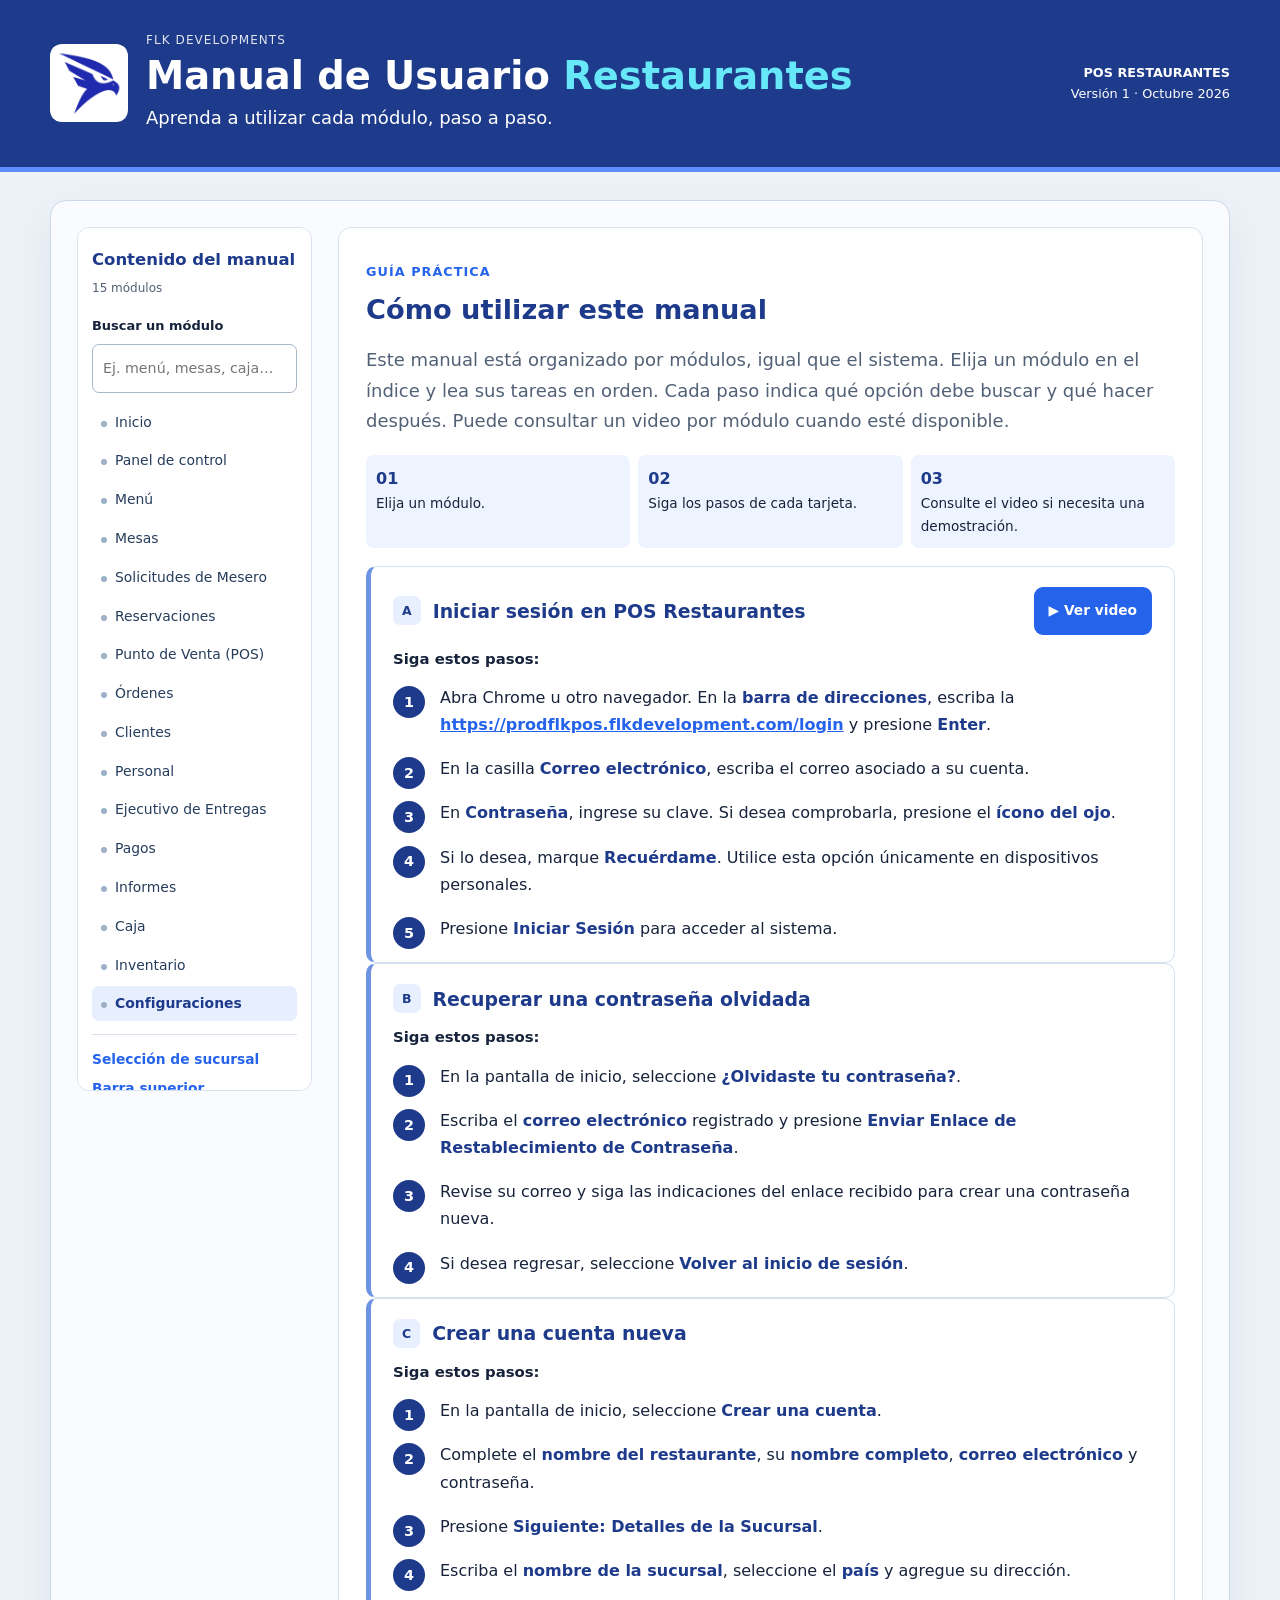
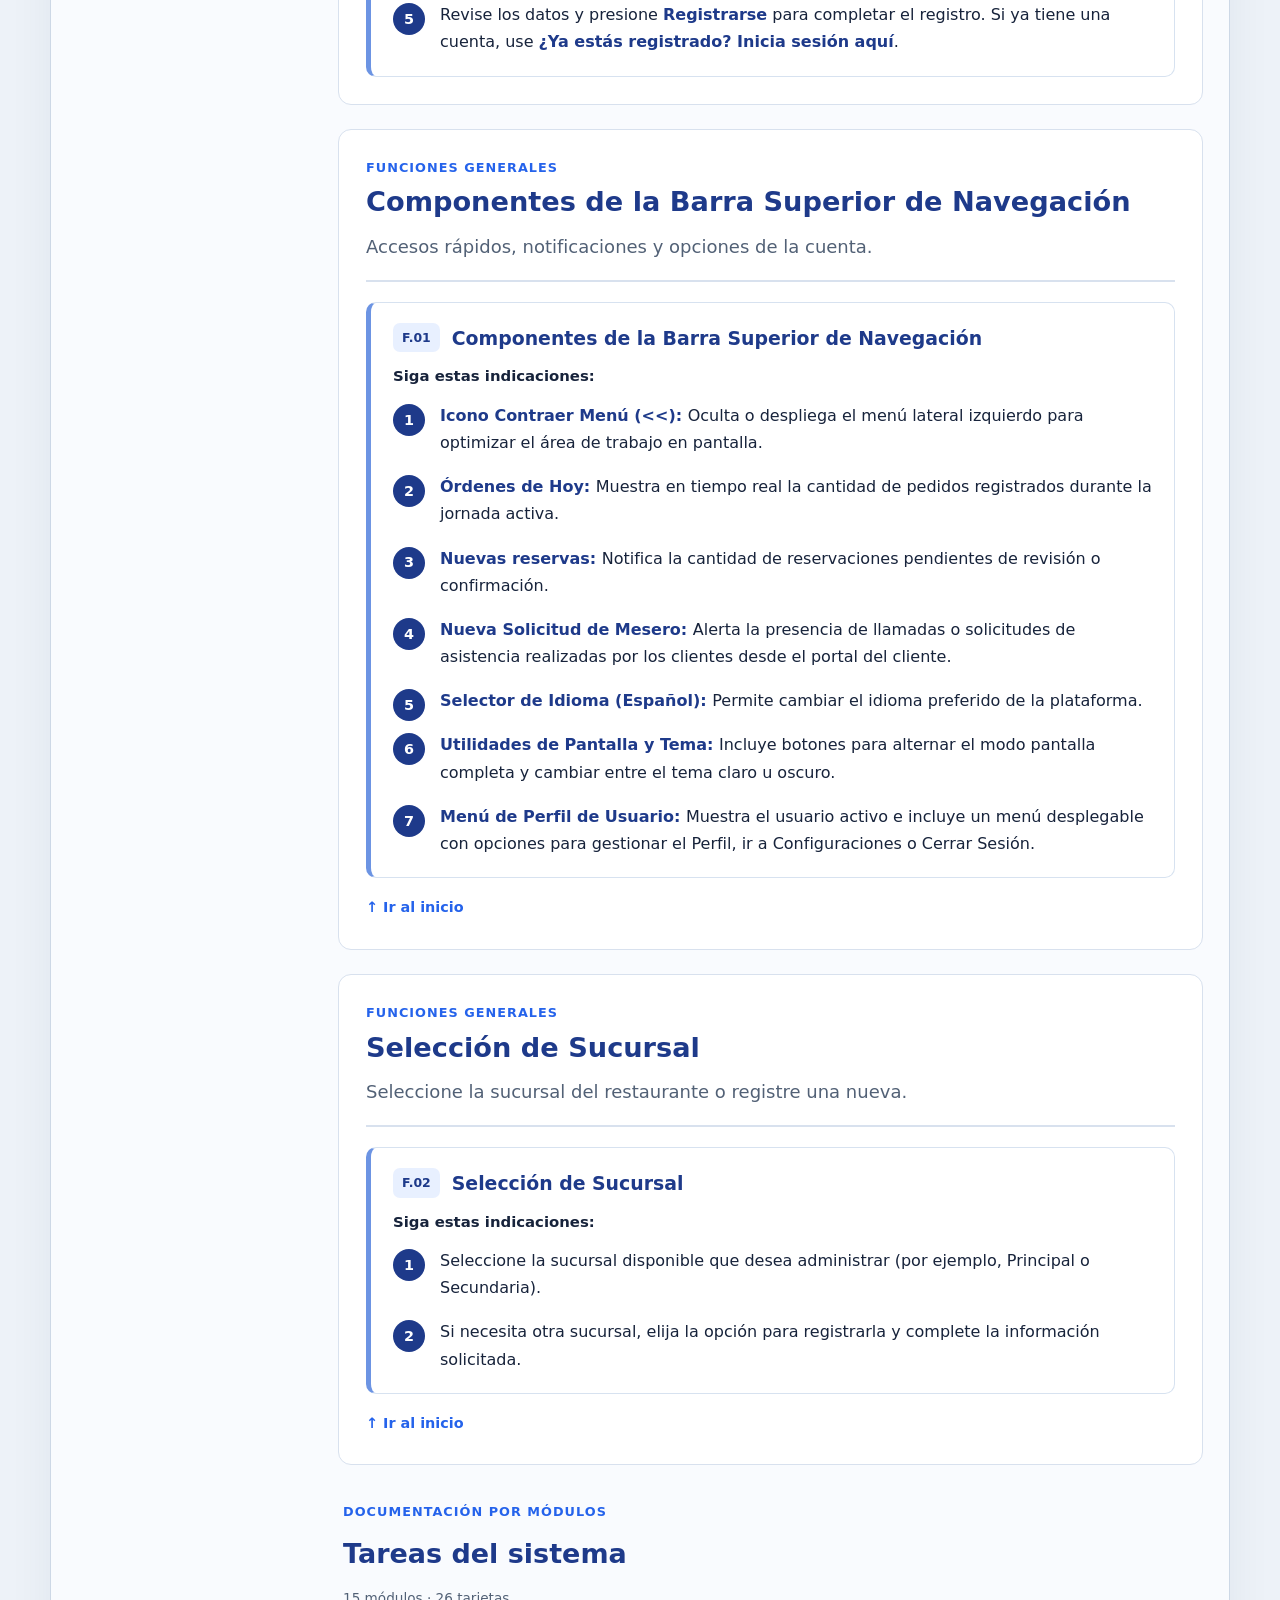
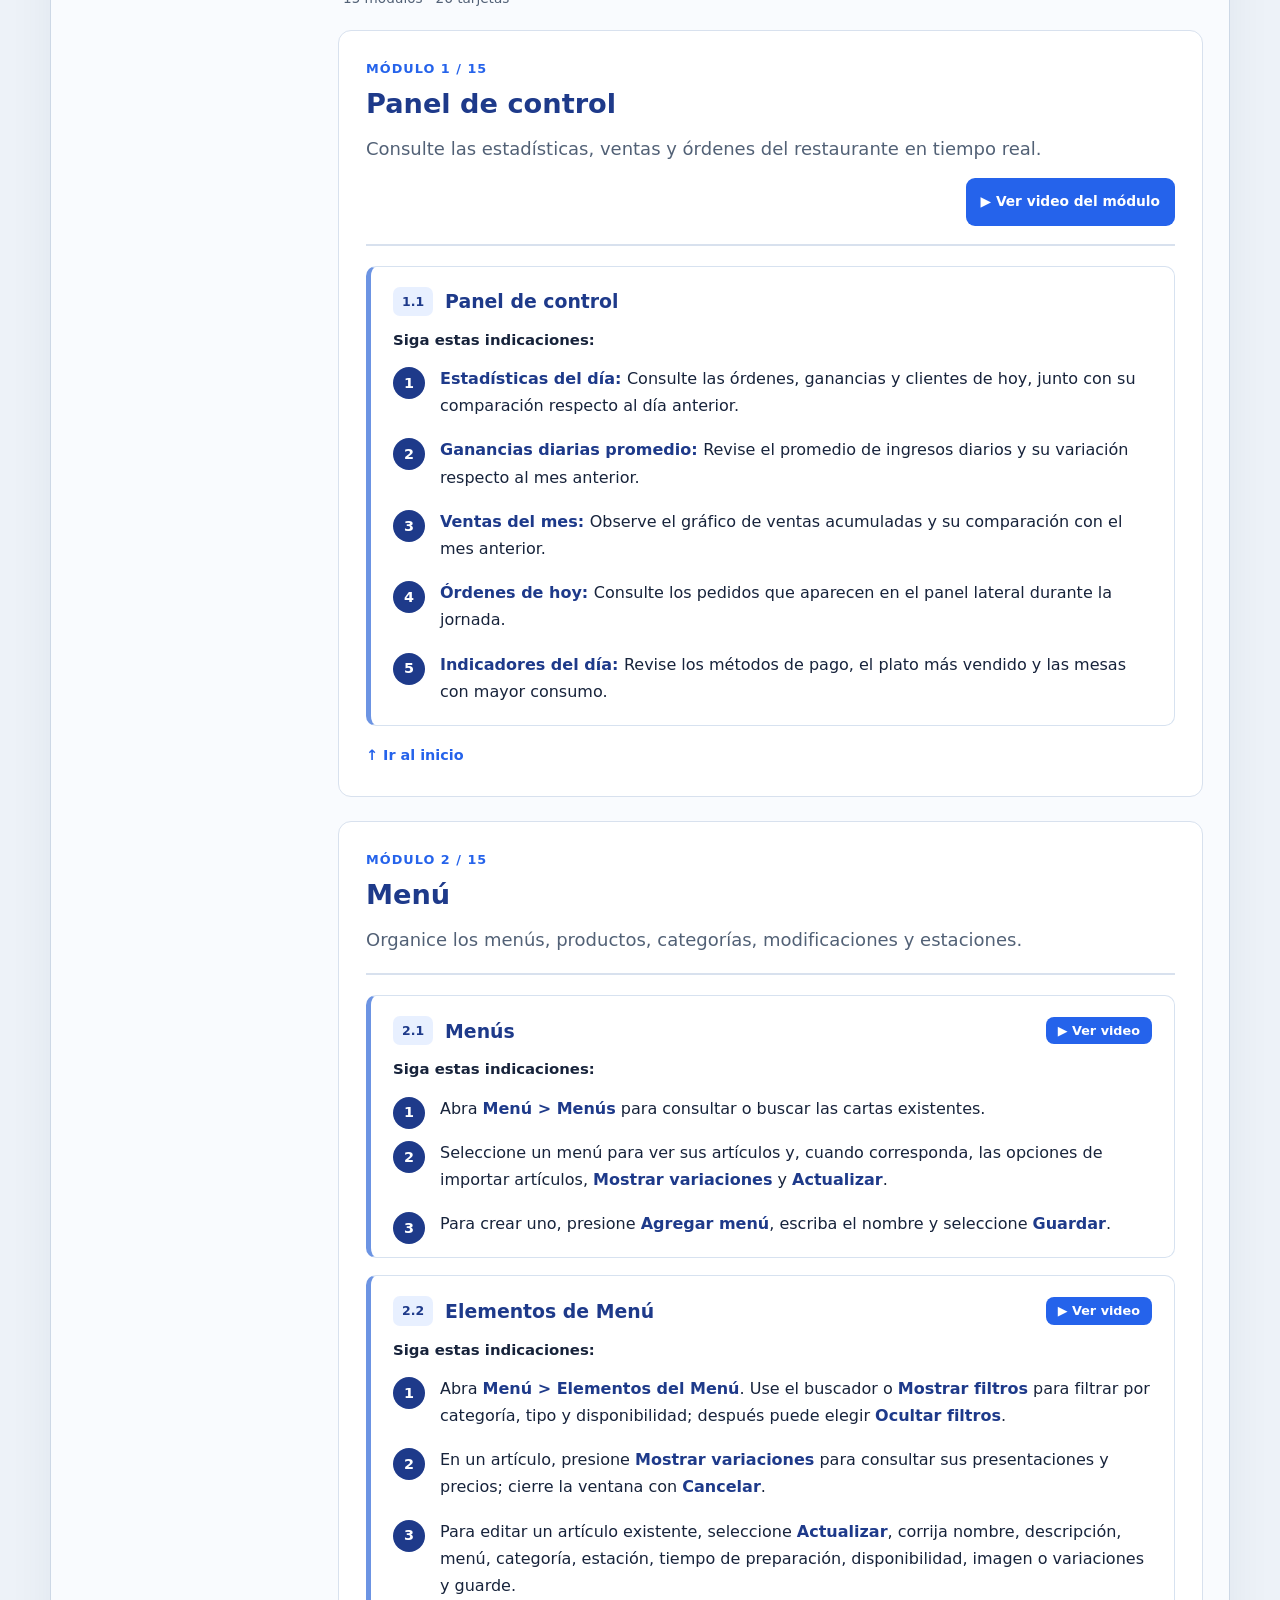
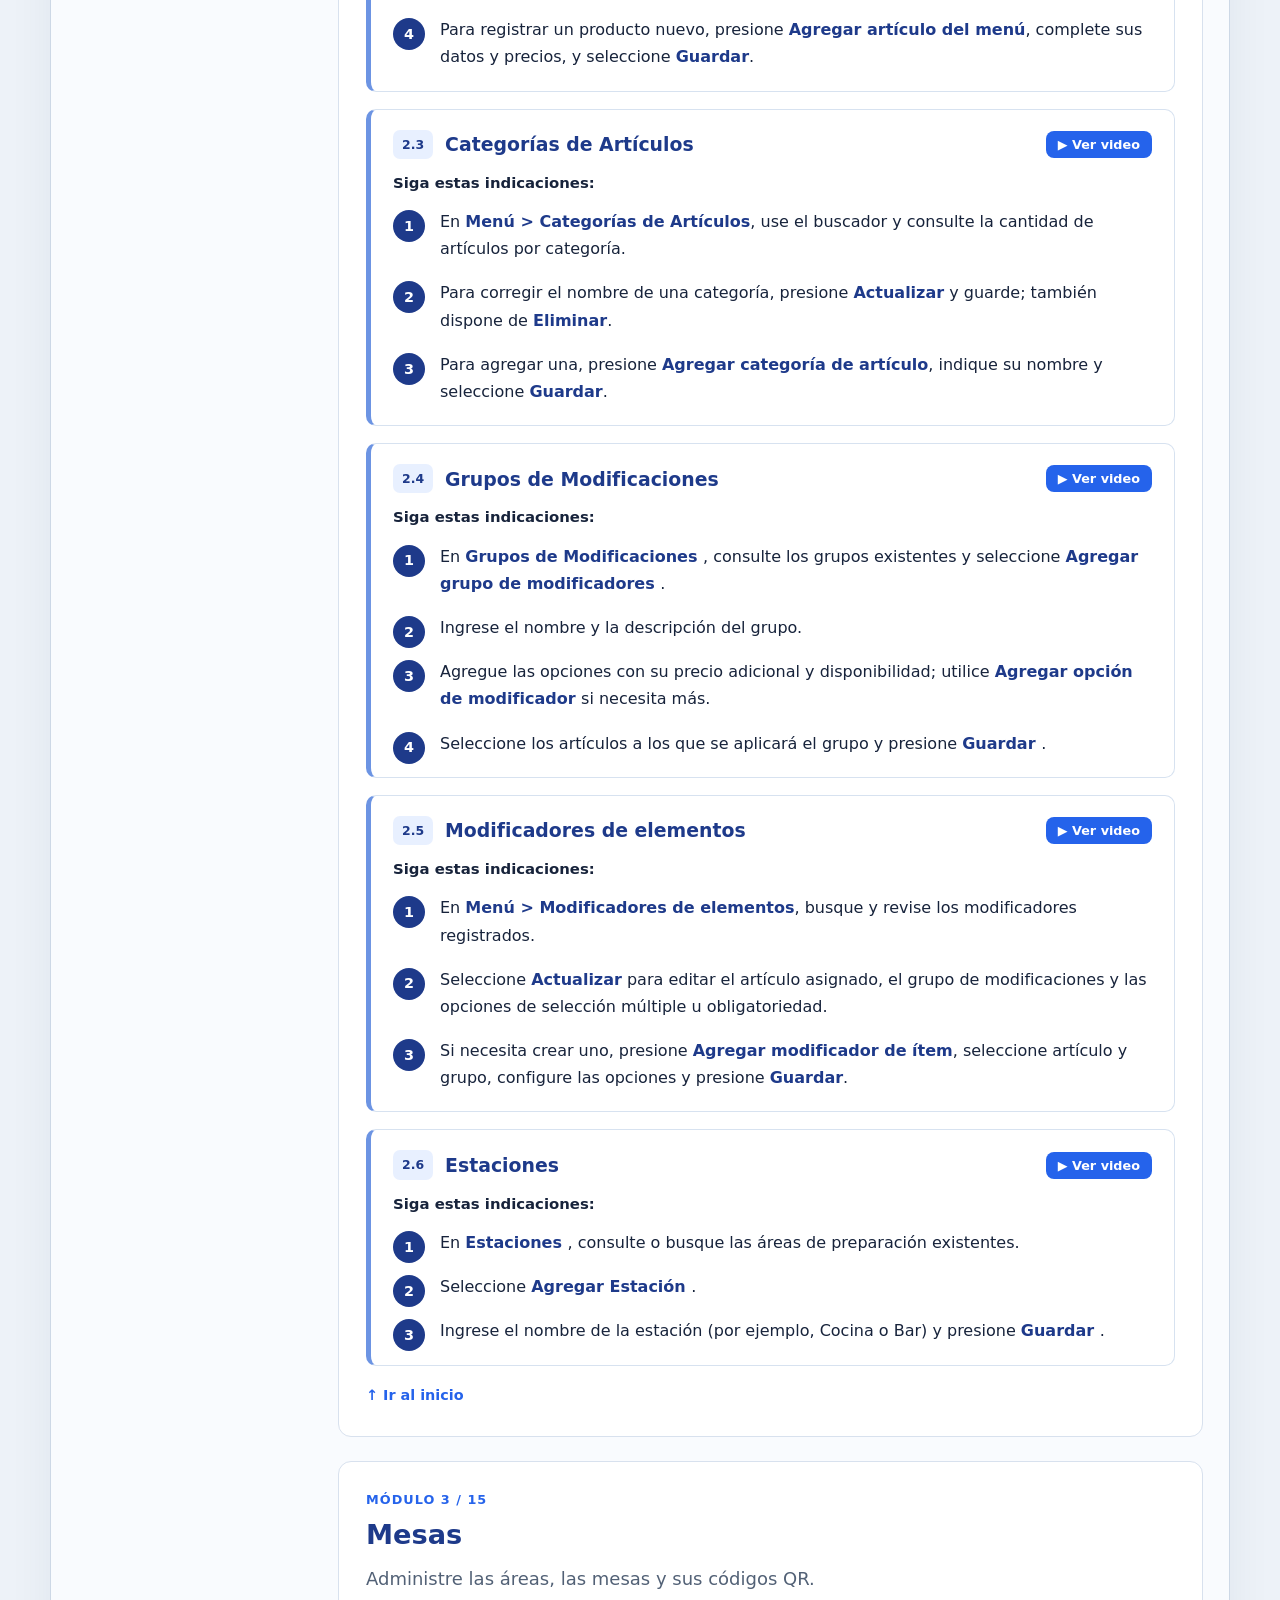
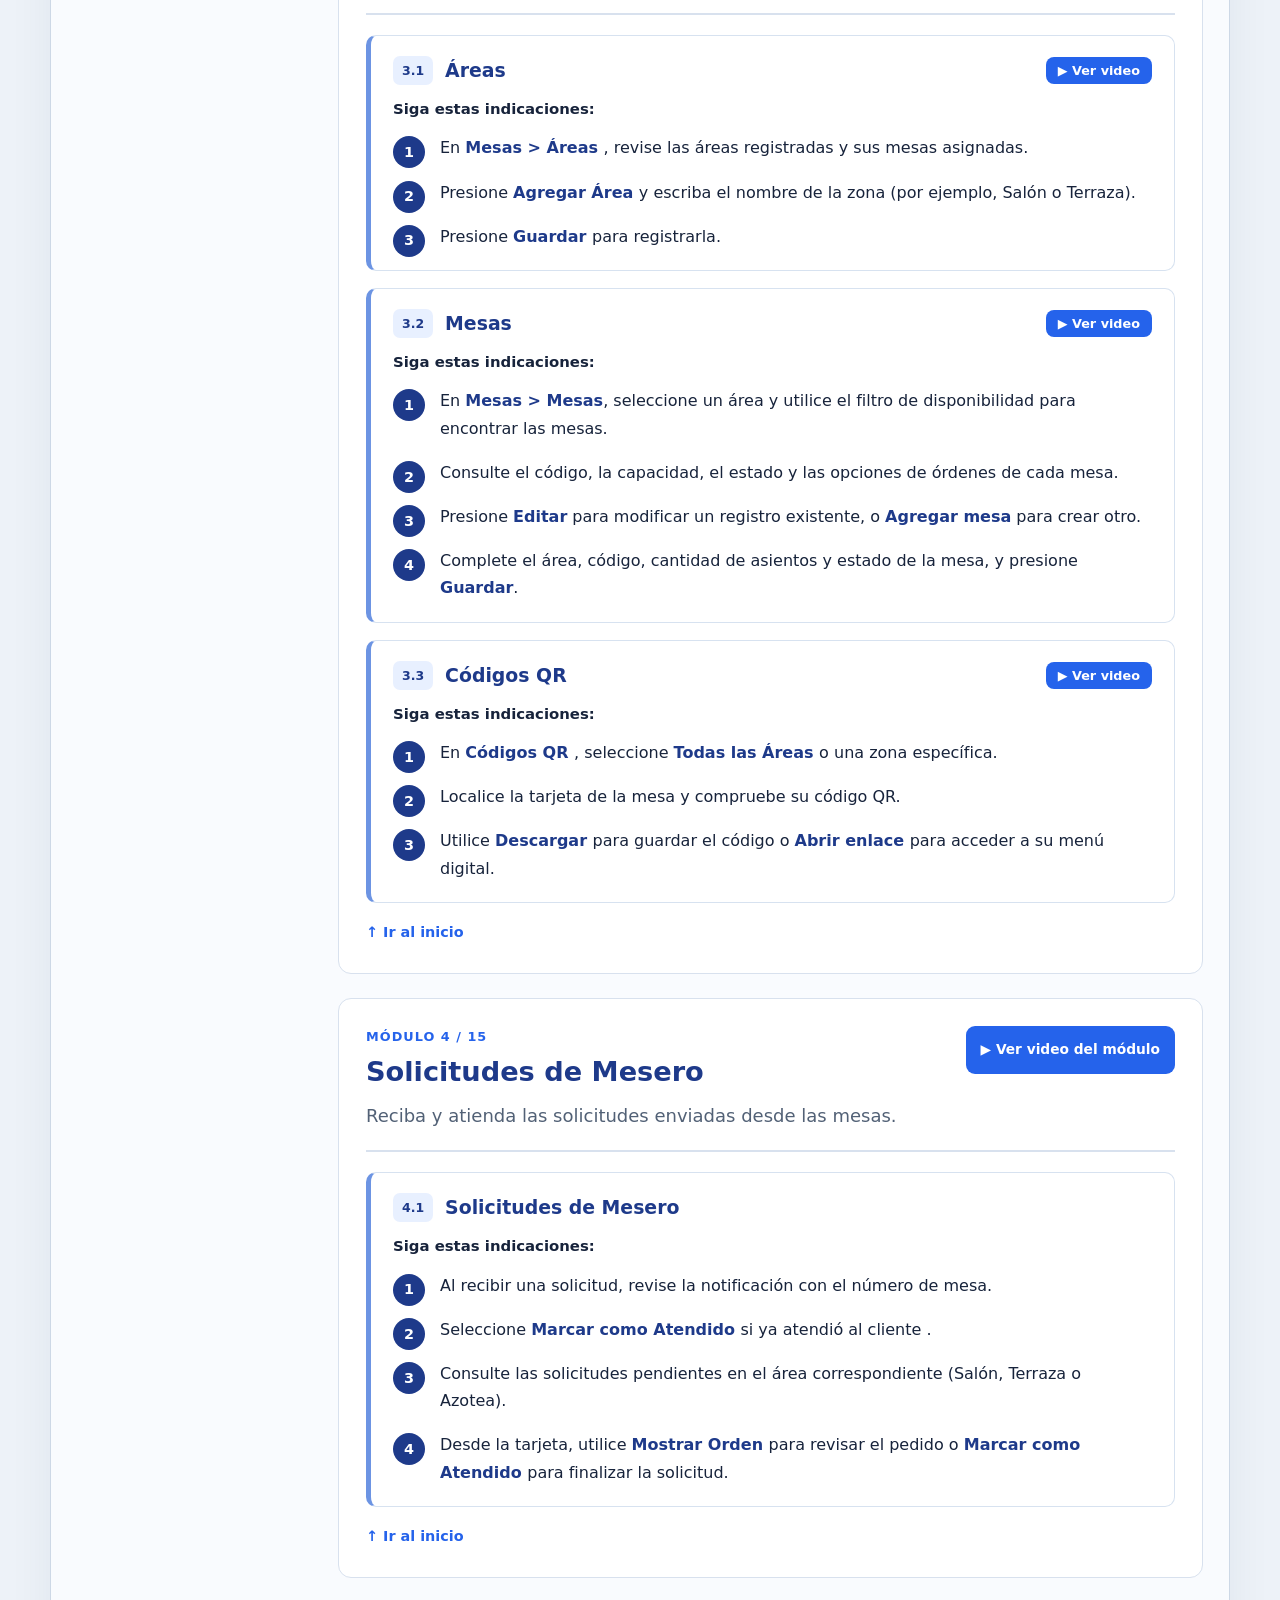
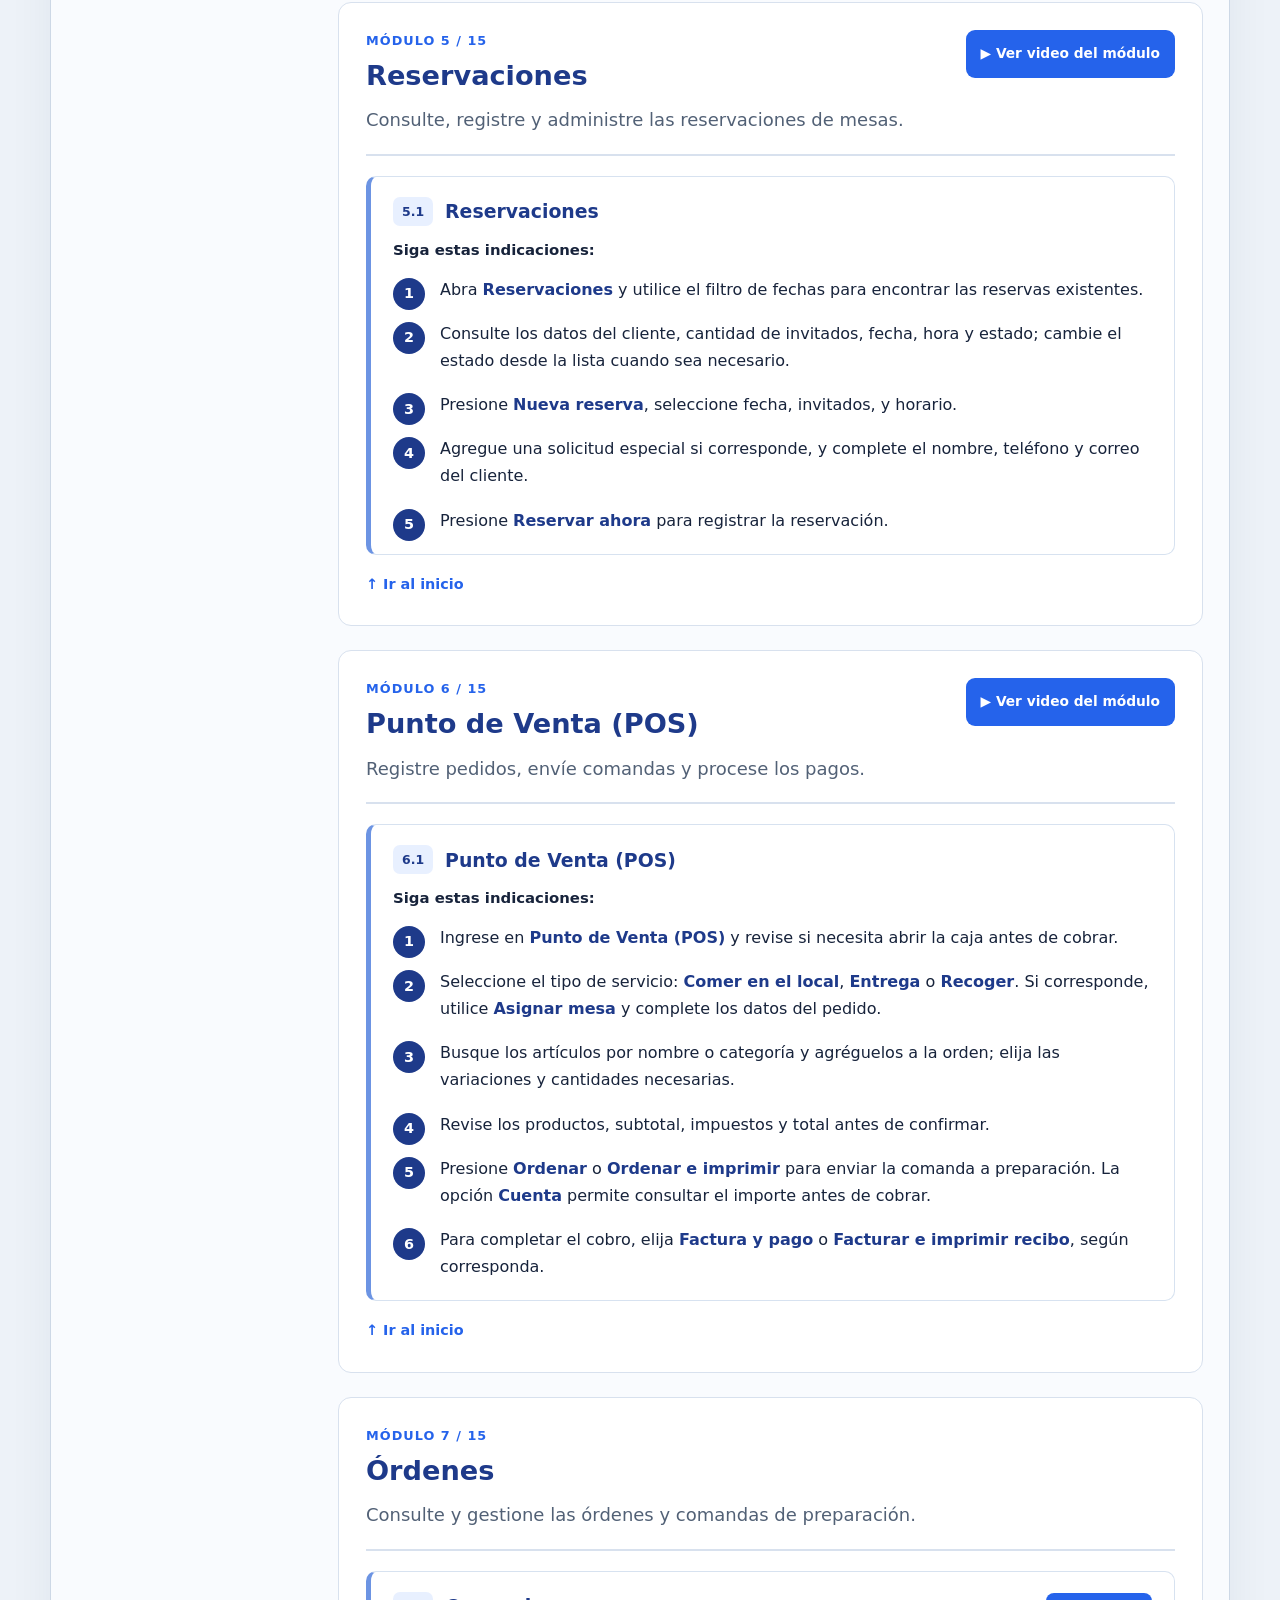
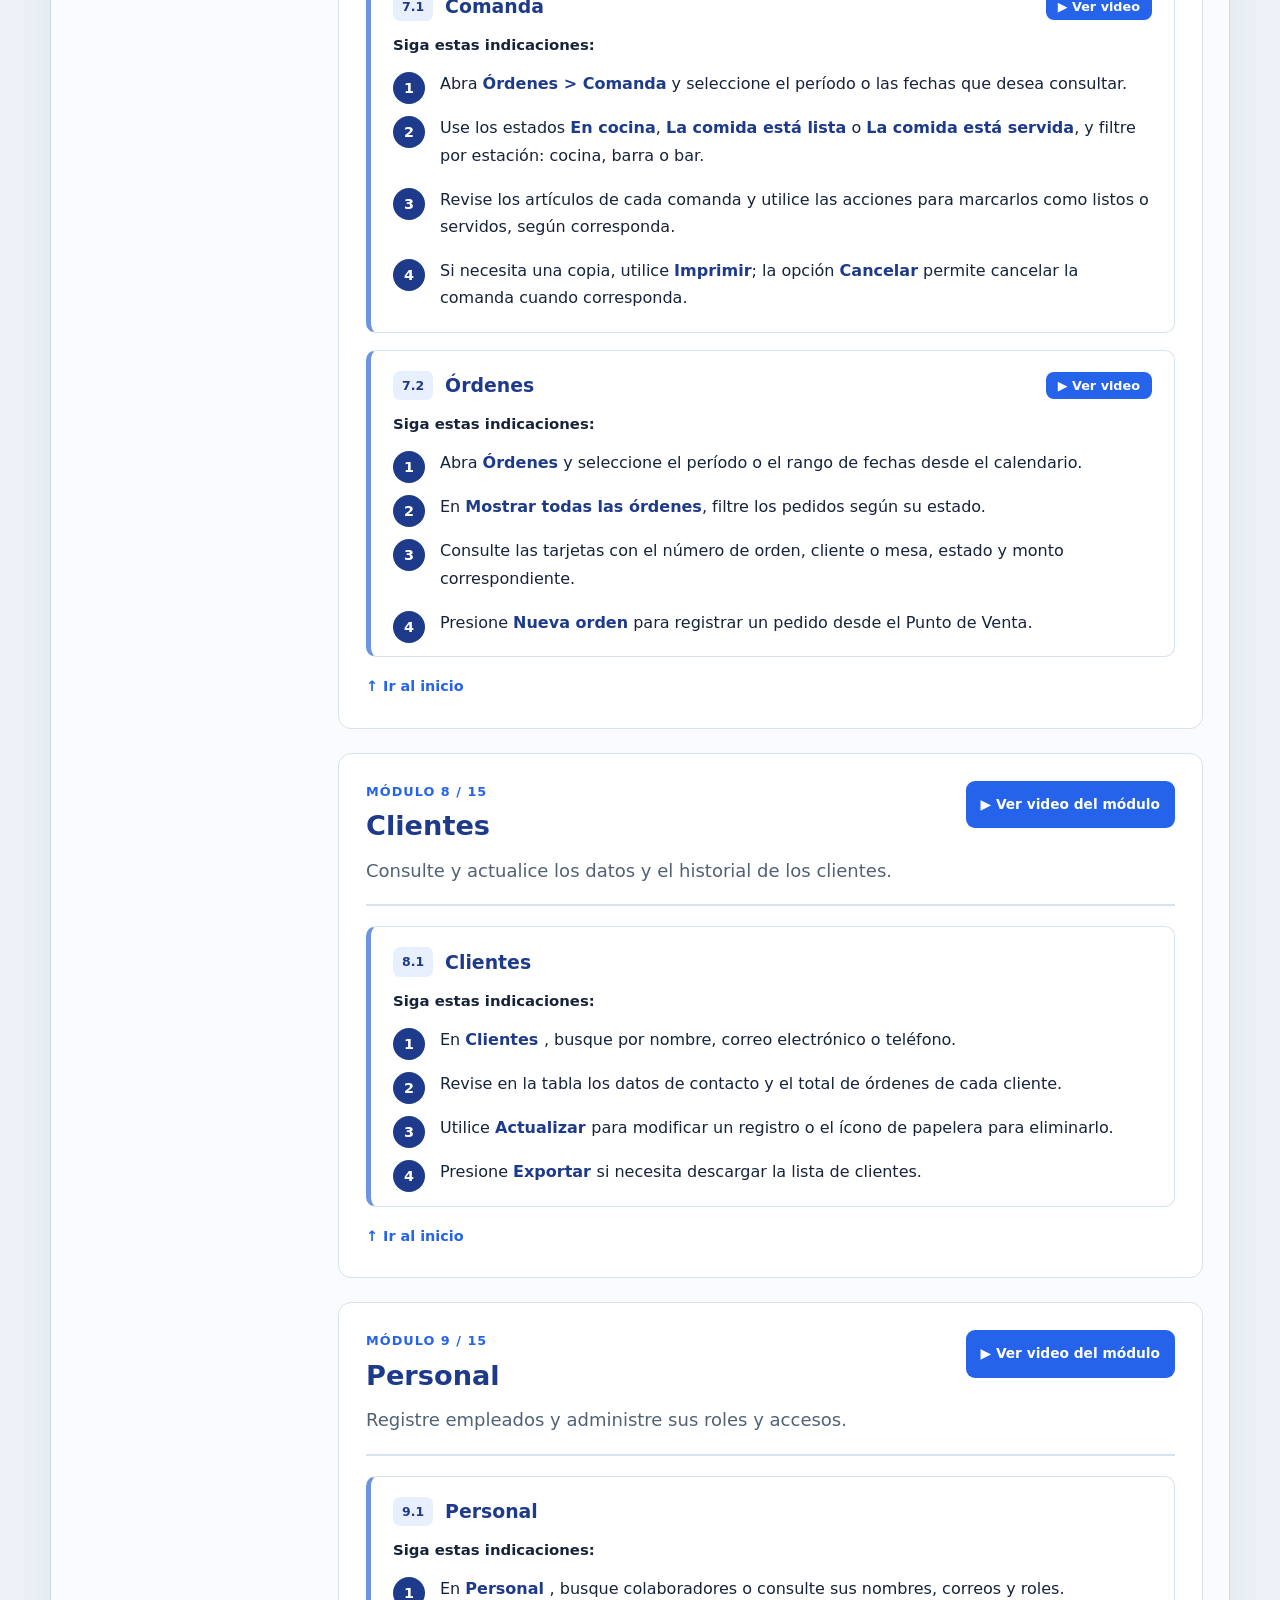
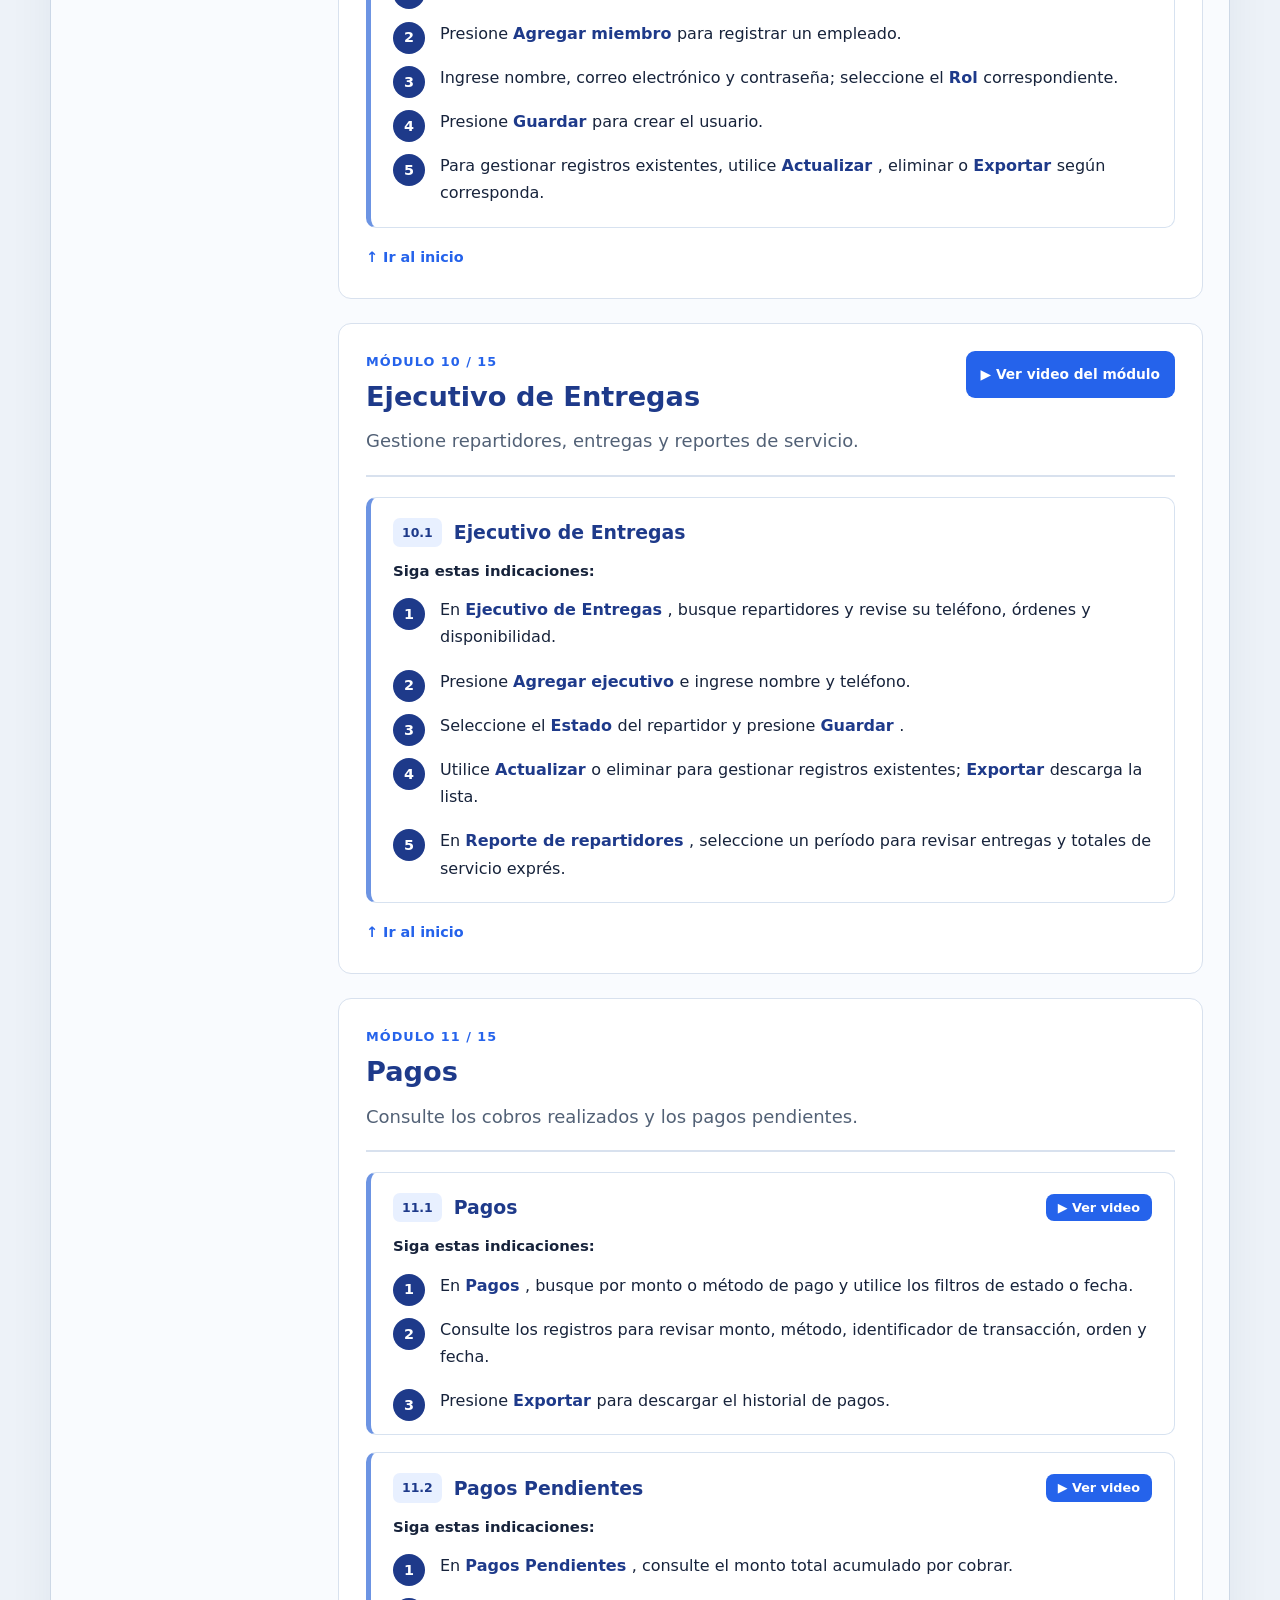
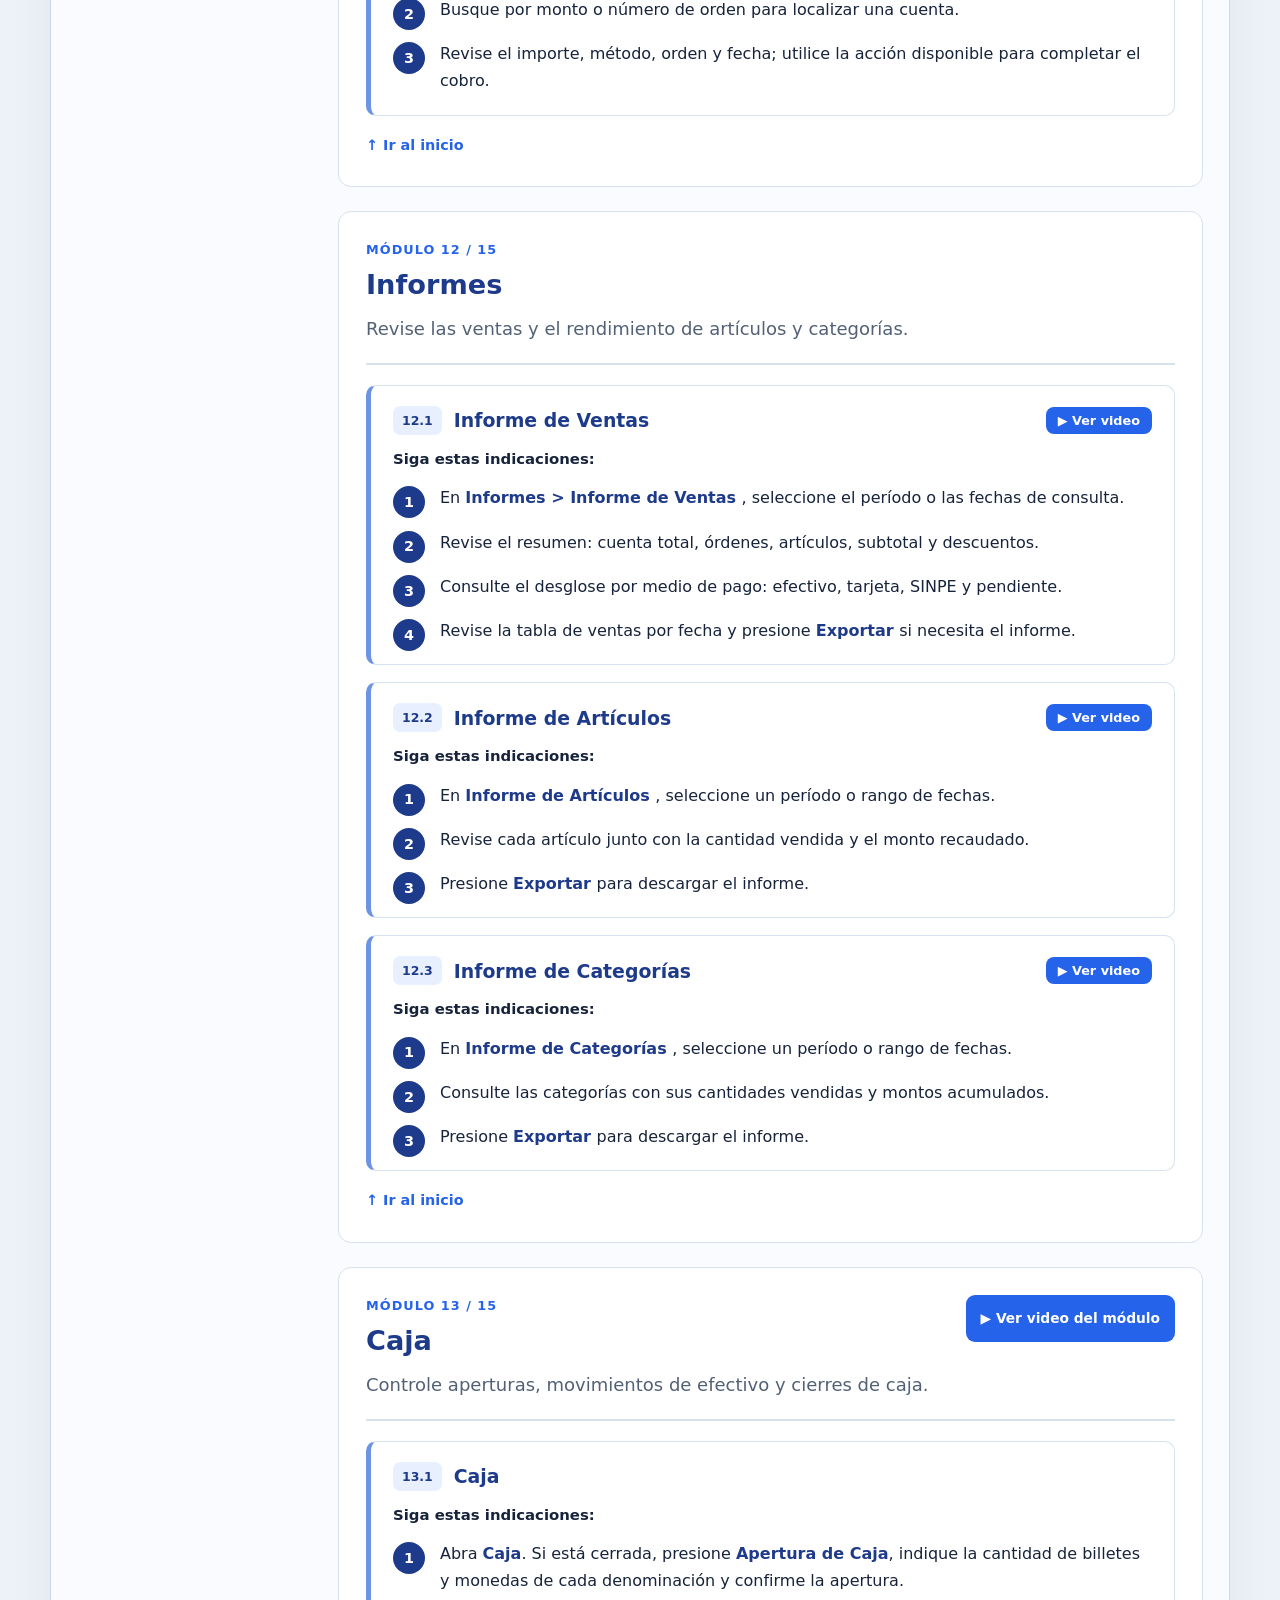
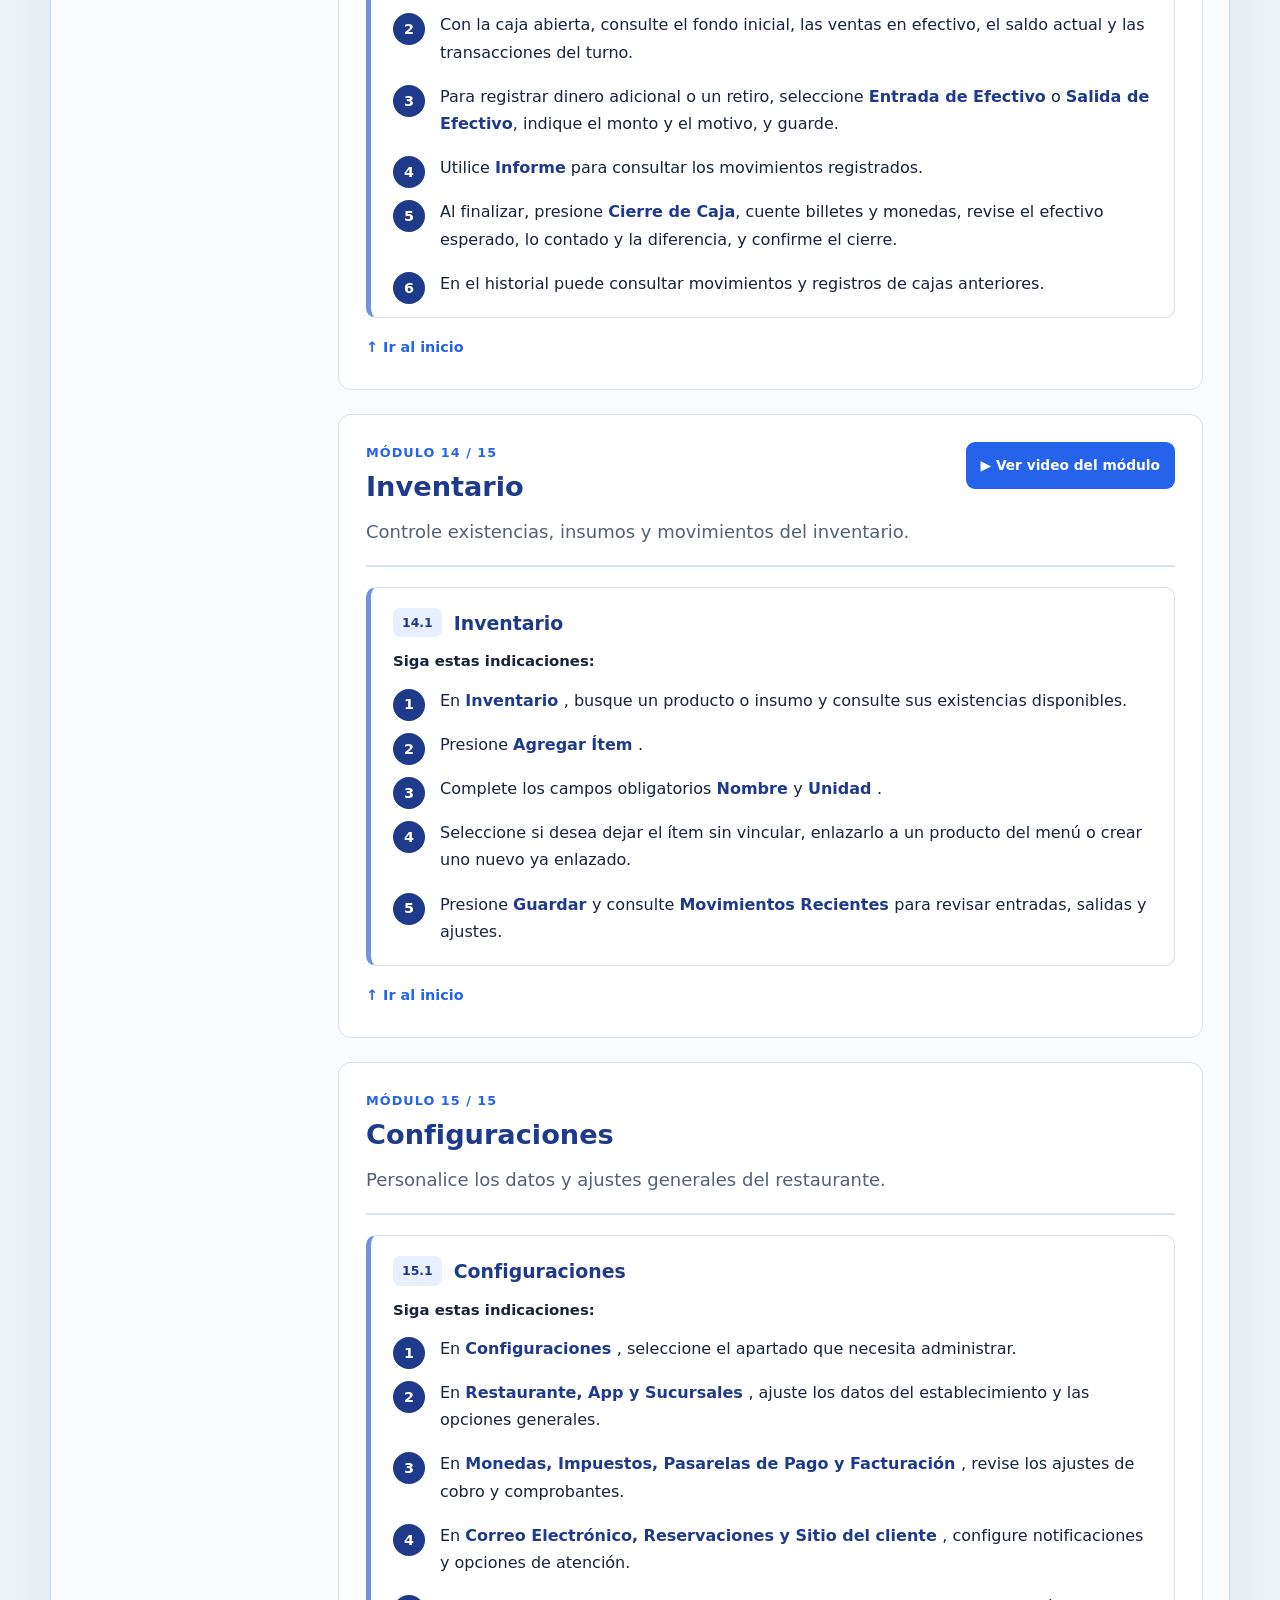
<file: guia-restaurante.html>
<!DOCTYPE html>

<html lang="es">
<head>
<meta charset="utf-8"/>
<meta content="width=device-width,initial-scale=1" name="viewport"/>
<meta content="Manual de usuario interactivo del sistema POS para Restaurantes" name="description"/>
<title>
   Manual de usuario | FLK Restaurantes
  </title>
<link href="estilos/style-restaurante.css?v=1.0.2" rel="stylesheet"/>
<link href="assets/imagenes/logoblanco.svg" rel="icon" type="image/png"/>
</head>
<body>
<a class="saltar" href="#contenido-principal">
   Saltar al contenido principal
  </a>
<!-- EDITAR LOGO: reemplace imagenes/logo.png con el archivo del logo de la empresa. -->
<header class="banner" id="arriba">
<div class="banner-inner">
<div class="identity">
<div class="logo-slot">
<img alt="Logo de la empresa" onerror="this.hidden=true;this.nextElementSibling.hidden=false" src="assets/imagenes/logo.png"/>
<span class="logo-fallback" hidden="">
       FLK
      </span>
</div>
<div>
<span class="brand-small">
       FLK DEVELOPMENTS
      </span>
<h1>
       Manual de Usuario
       <span class="palabra-brillo">
        Restaurantes
       </span>
</h1>
<p>
       Aprenda a utilizar cada módulo, paso a paso.
      </p>
</div>
</div>
<div class="version">
     POS RESTAURANTES
     <span>
      Versión 1 · Octubre 2026
     </span>
</div>
</div>
</header>
<div class="page-layout">
<aside aria-label="Índice del manual" class="sidebar" id="contenido">
<div class="sidebar-sticky">
<div class="sidebar-top">
<h2>
       Contenido del manual
      </h2>
<span>15 módulos</span>
</div>
<label class="search-label" for="buscador">
      Buscar un módulo
     </label>
<input autocomplete="off" id="buscador" placeholder="Ej. menú, mesas, caja…" type="search"/>
<nav id="module-nav">

<a class="nav-link" href="#mod-acceso">
<span class="nav-dot">
</span>
       Inicio
      </a>


<a class="nav-link" href="#mod-panel-de-control">
<span class="nav-dot">
</span>
       Panel de control
      </a>
<a class="nav-link" href="#mod-modulo-de-menu">
<span class="nav-dot">
</span>Menú</a>
<a class="nav-link" href="#mod-modulo-de-mesas">
<span class="nav-dot">
</span>Mesas</a>
<a class="nav-link" href="#mod-solicitudes-de-mesero">
<span class="nav-dot">
</span>
       Solicitudes de Mesero
      </a>
<a class="nav-link" href="#mod-reservaciones">
<span class="nav-dot">
</span>
       Reservaciones
      </a>
<a class="nav-link" href="#mod-punto-de-venta-pos">
<span class="nav-dot">
</span>
       Punto de Venta (POS)
      </a>
<a class="nav-link" href="#mod-ordenes">
<span class="nav-dot">
</span>
       Órdenes
      </a>
<a class="nav-link" href="#mod-clientes">
<span class="nav-dot">
</span>
       Clientes
      </a>
<a class="nav-link" href="#mod-personal">
<span class="nav-dot">
</span>
       Personal
      </a>
<a class="nav-link" href="#mod-ejecutivo-de-entregas">
<span class="nav-dot">
</span>
       Ejecutivo de Entregas
      </a>
<a class="nav-link" href="#mod-pagos">
<span class="nav-dot">
</span>
       Pagos
      </a>
<a class="nav-link" href="#mod-informes">
<span class="nav-dot">
</span>
       Informes
      </a>
<a class="nav-link" href="#mod-caja">
<span class="nav-dot">
</span>
       Caja
      </a>
<a class="nav-link" href="#mod-inventario">
<span class="nav-dot">
</span>
       Inventario
      </a>
<a class="nav-link" href="#mod-configuraciones">
<span class="nav-dot">
</span>
       Configuraciones
      </a>
</nav>
<div class="sidebar-links">
<a href="#mod-seleccion-de-sucursal">Selección de sucursal</a><a href="#mod-componentes-de-la-barra-superior-de-navegacion">Barra superior</a><a href="#acceso">
       
      </a>
<a href="#problemas">
       Solución de problemas
      </a>
<a href="#faq">
       Preguntas frecuentes
      </a>
<a href="#glosario">
       Glosario
      </a>
<a href="#mod-sitio-del-cliente">Sitio del cliente</a></div>

</div>
</aside>
<main id="contenido-principal">
<section class="welcome" id="mod-acceso">
<span class="eyebrow">
      GUÍA PRÁCTICA
     </span>
<h2>
      Cómo utilizar este manual
     </h2>
<p>
      Este manual está organizado por módulos, igual que el sistema. Elija un módulo en el índice y lea
                    sus tareas en orden. Cada paso indica qué opción debe buscar y qué hacer después. Puede consultar un
                    video por módulo cuando esté disponible.
     </p>
<div class="intro-grid">
<div>
<b>
        01
       </b>
<span>
        Elija un módulo.
       </span>
</div>
<div>
<b>
        02
       </b>
<span>
        Siga los pasos de cada tarjeta.
       </span>
</div>
<div>
<b>
        03
       </b>
<span>
        Consulte el video si necesita una demostración.
       </span>
</div>
</div>
<article class="task intro-card">
<div class="task-head"><span class="task-number">A</span><h3>Iniciar sesión en POS Restaurantes</h3><button class="video-btn" data-title="Inicio de sesión de POS Restaurantes" data-video="assets/videos-restaurante/inicio-de-sesion.mp4" style="margin-left: auto; white-space: nowrap;" type="button">▶ Ver video</button></div>
<p class="instruccion">Siga estos pasos:</p><ol class="pasos">
<!-- EDITAR URL: sustituya «URL del POS Restaurantes que le proporcionó la empresa» por la dirección oficial cuando esté confirmada. --><li>Abra Chrome u otro navegador. En la <strong>barra de direcciones</strong>, escriba la  <strong ><a href="https://prodflkpos.flkdevelopment.com/login" target="_blank" rel="noopener noreferrer">https://prodflkpos.flkdevelopment.com/login</a></strong>  y presione <strong>Enter</strong>.</li><li>En la casilla <strong>Correo electrónico</strong>, escriba el correo asociado a su cuenta.</li><li>En <strong>Contraseña</strong>, ingrese su clave. Si desea comprobarla, presione el <strong>ícono del ojo</strong>.</li><li>Si lo desea, marque <strong>Recuérdame</strong>. Utilice esta opción únicamente en dispositivos personales.</li><li>Presione <strong>Iniciar Sesión</strong> para acceder al sistema.</li></ol>
</article><article class="task intro-card">
<div class="task-head"><span class="task-number">B</span><h3>Recuperar una contraseña olvidada</h3></div>
<p class="instruccion">Siga estos pasos:</p><ol class="pasos"><li>En la pantalla de inicio, seleccione <strong>¿Olvidaste tu contraseña?</strong>.</li><li>Escriba el <strong>correo electrónico</strong> registrado y presione <strong>Enviar Enlace de Restablecimiento de Contraseña</strong>.</li><li>Revise su correo y siga las indicaciones del enlace recibido para crear una contraseña nueva.</li><li>Si desea regresar, seleccione <strong>Volver al inicio de sesión</strong>.</li></ol>
</article><article class="task intro-card">
<div class="task-head"><span class="task-number">C</span><h3>Crear una cuenta nueva</h3></div>
<p class="instruccion">Siga estos pasos:</p><ol class="pasos"><li>En la pantalla de inicio, seleccione <strong>Crear una cuenta</strong>.</li><li>Complete el <strong>nombre del restaurante</strong>, su <strong>nombre completo</strong>, <strong>correo electrónico</strong> y contraseña.</li><li>Presione <strong>Siguiente: Detalles de la Sucursal</strong>.</li><li>Escriba el <strong>nombre de la sucursal</strong>, seleccione el <strong>país</strong> y agregue su dirección.</li><li>Revise los datos y presione <strong>Registrarse</strong> para completar el registro. Si ya tiene una cuenta, use <strong>¿Ya estás registrado? Inicia sesión aquí</strong>.</li></ol>
</article>
</section>
<!-- MÓDULOS: cada section class="module" contiene tareas article class="task". data-video indica un único video para todo el módulo. -->
<section class="welcome function-section" data-search="componentes barra superior navegación contraer menú órdenes de hoy nuevas reservas solicitudes de mesero idioma pantalla completa tema perfil configuraciones cerrar sesión" id="mod-componentes-de-la-barra-superior-de-navegacion">
<div class="module-header">
<div>
<div class="eyebrow">FUNCIONES GENERALES</div>
<h2>
        Componentes de la Barra Superior de Navegación
       </h2>
<p>
        Accesos rápidos, notificaciones y opciones de la cuenta.
       </p>
</div>

</div>
<div class="task-grid">
<article class="task" id="componentes-de-la-barra-superior-de-navegacion-t1">
<div class="task-head">
<span class="task-number">F.01</span>
<h3>
         Componentes de la Barra Superior de Navegación
        </h3>
</div>
<p class="instruccion">
        Siga estas indicaciones:
       </p>
<ol class="pasos">
<li>
<strong>
          Icono Contraer Menú (&lt;&lt;):
         </strong>
         Oculta o despliega el menú lateral izquierdo para
                    optimizar el área de trabajo en pantalla.
        </li>
<li>
<strong>
          Órdenes de Hoy:
         </strong>
         Muestra en tiempo real la cantidad de pedidos
                    registrados durante la jornada activa.
        </li>
<li>
<strong>
          Nuevas reservas:
         </strong>
         Notifica la cantidad de reservaciones pendientes
                    de revisión o confirmación.
        </li>
<li>
<strong>
          Nueva Solicitud de Mesero:
         </strong>
         Alerta la presencia de llamadas o solicitudes
                    de asistencia realizadas por los clientes
                    desde el portal del cliente.
        </li>
<li>
<strong>
          Selector de Idioma (Español):
         </strong>
         Permite cambiar el idioma preferido
                    de la plataforma.
        </li>
<li>
<strong>
          Utilidades de Pantalla y Tema:
         </strong>
         Incluye botones para alternar el modo
                    pantalla completa y cambiar entre el
                    tema claro u oscuro.
        </li>
<li>
<strong>
          Menú de Perfil de Usuario:
         </strong>
         Muestra el usuario activo e incluye un menú
                    desplegable con opciones para gestionar
                    el Perfil, ir a Configuraciones o Cerrar Sesión.
        </li>
</ol>
</article>
</div>
<a class="back-link" href="#contenido">
      ↑ Ir al inicio
     </a>
</section><section class="welcome function-section" data-search="seleccion de sucursal este módulo permite seleccionar y administrar la sucursal que se desea utilizar. en la pestaña de selección se mostrarán las sucursales disponibles, como “principal y secundaria”, según la configuración de cada cliente. para registrar una nueva sucursal, seleccione la opción correspondiente y complete la información solicitada por el sistema. una vez registrada, la nueva sucursal estará disponible para su selección y administración." id="mod-seleccion-de-sucursal">
<div class="module-header">
<div>
<div class="eyebrow">FUNCIONES GENERALES</div>
<h2>
        Selección de Sucursal
       </h2>
<p>
        Seleccione la sucursal del restaurante o registre una nueva.
       </p>
</div>

</div>
<div class="task-grid">
<article class="task" id="seleccion-de-sucursal-t1">
<div class="task-head">
<span class="task-number">F.02</span>
<h3>
         Selección de Sucursal
        </h3>
</div>
<p class="instruccion">
        Siga estas indicaciones:
       </p>
<ol class="pasos">
<li>
         Seleccione la sucursal disponible que desea administrar (por ejemplo, Principal o Secundaria).
        </li>
<li>
         Si necesita otra sucursal, elija la opción para registrarla y complete la información solicitada.
        </li>
</ol>
</article>
</div>
<a class="back-link" href="#contenido">
      ↑ Ir al inicio
     </a>
</section><div class="modules-heading">
<div>
<span class="eyebrow">
       DOCUMENTACIÓN POR MÓDULOS
      </span>
<h2>
       Tareas del sistema
      </h2>
</div>
<span class="count">15 módulos · 26 tarjetas</span>
</div>
<section class="module" data-search="panel de control el panel de control es la pantalla principal del sistema y está diseñado exclusivamente para ofrecer una vista panorámica, automatizada y en tiempo real del rendimiento operativo y financiero del restaurante. esta sección es únicamente informativa y recopila datos estadísticos de las transacciones sin permitir modificaciones directas sobre los valores mostrados. módulos y métricas que se muestran en pantalla 1. resumen de estadísticas diarias presenta tarjetas informativas con las métricas acumuladas del día en curso y su variación respecto a periodos anteriores: órdenes de hoy: indica el número total de pedidos procesados durante el día y el porcentaje de variación comparado con el día anterior. ganancias de hoy: muestra el total de ingresos generados en el día en moneda local (₡), junto con la variación comparativa respecto al día anterior. clientes de hoy: contabiliza la cantidad de clientes atendidos en la jornada diaria y su comparativa porcentual frente al día previo. ganancias diarias promedio: presenta el promedio de ingresos diarios calculados para el mes en curso y la comparación porcentual respecto al mes anterior. 2. gráfico de ventas mensuales muestra una gráfica con el monto acumulado en ventas del mes en curso (ventas de este mes) y el porcentaje de crecimiento o decrecimiento en comparación con el mes anterior. 3. órdenes de hoy panel lateral que lista en tiempo real los pedidos o comisiones que van ingresando durante la jornada diaria. en caso de no registrar ventas activas, la sección indicará “esperando el primer pedido del día”. 4. indicadores de preferencia y comportamiento (hoy) ubicados en la parte inferior del panel, estos bloques resumen el desempeño de la jornada: método de pago (hoy): muestra el desglose de los medios de pago más utilizados por los clientes (efectivo, tarjeta, transferencias). plato más vendido (hoy): identifica el ítem o producto del menú con mayor volumen de demanda en el día. mesas más vendidas (hoy): destaca las zonas o mesas de la sala que registraron mayor consumo o rotación diaria." id="mod-panel-de-control">
<div class="module-header">
<div>
<div class="eyebrow">MÓDULO 1 / 15</div>
<h2>
        Panel de control
       </h2>
<p>
        Consulte las estadísticas, ventas y órdenes del restaurante en tiempo real.
       </p>
</div>
<button class="video-btn" data-title="Panel de control" data-video="assets/videos-restaurante/panel-de-control.mp4" style="margin-left: auto; align-self: flex-start;" type="button">
       ▶ Ver video del módulo
      </button>
</div>
<div class="task-grid">
<article class="task" id="panel-de-control-t1">
<div class="task-head">
<span class="task-number">1.1</span>
<h3>
         Panel de control
        </h3>
</div>
<p class="instruccion">
        Siga estas indicaciones:
       </p>
<ol class="pasos">
<li>
<strong>
          Estadísticas del día:
         </strong>
         Consulte las órdenes, ganancias y clientes de hoy, junto con su comparación respecto al día anterior.
        </li>
<li>
<strong>
          Ganancias diarias promedio:
         </strong>
         Revise el promedio de ingresos diarios y su variación respecto al mes anterior.
        </li>
<li>
<strong>
          Ventas del mes:
         </strong>
         Observe el gráfico de ventas acumuladas y su comparación con el mes anterior.
        </li>
<li>
<strong>
          Órdenes de hoy:
         </strong>
         Consulte los pedidos que aparecen en el panel lateral durante la jornada.
        </li>
<li>
<strong>
          Indicadores del día:
         </strong>
         Revise los métodos de pago, el plato más vendido y las mesas con mayor consumo.
        </li>
</ol>
</article>
</div>
<a class="back-link" href="#contenido">
      ↑ Ir al inicio
     </a>
</section>
<section class="module" data-search='modulo de menu el módulo menú permite estructurar la carta del restaurante organizando los platillos, bebidas y productos por listas de menú, categorías y modificaciones. componentes de la pantalla: buscador: campo "busca tu menú aquí" para filtrar por nombre. botón agregar menú: abre el panel para crear una nueva carta. lista de menús: muestra los menús registrados o el mensaje "¡no se agregó ningún menú!" si está vacía. crear un nuevo menú haga clic en agregar menú. en el panel agregar menú, ingrese el nombre del menú. presione guardar para registrarlo o cancelar para descartar. en este submódulo se crean y gestionan los platillos, bebidas y productos individuales que se ofrecen en el establecimiento. componentes de la pantalla buscador y filtros: permite buscar productos por nombre o aplicar filtros mediante el botón mostrar filtros. tabla de artículos: muestra el nombre, precio, categoría, menú asignado, disponibilidad y opciones de acción para cada producto. botón agregar artículo del menú: abre el formulario lateral para registrar un nuevo producto. crear un nuevo artículo haga clic en agregar artículo del menú. complete los datos principales del formulario: nombre y descripción: indique el nombre del producto y una breve reseña de sus ingredientes o características. menú y categoría: seleccione el menú al que pertenece (ej. desayunos) y su categoría correspondiente. estación: asigne el área de preparación (ej. cocina, barra). etiquetas y tiempo: seleccione el tipo de producto (veg, no veg, huevo, bebida, otro) e ingrese el tiempo estimado de preparación en minutos. configuración adicional: defina si está disponible, active si se debe descontar de inventario en cada venta, suba una imagen del artículo e indique si tiene variaciones. precio: ingrese el costo de venta en moneda local. finalmente presione “guardar” para finalizar el registro. en esta sección se agrupan los productos de la carta según su clasificación (ej. postres, entradas, bebidas) para facilitar su ubicación en la toma de pedidos. componentes de la pantalla: buscador: campo "busca la categoría de tu elemento aquí" para filtrar por nombre. tabla de categorías: muestra la relación de categorías creadas y los artículos vinculados a cada una. botón agregar categoría de artículo: abre la ventana emergente para registrar una nueva categoría. crear una nueva categoría haga clic en agregar categoría de artículo. en la ventana categoría de artículo, ingrese el nombre de la categoría de artículo (ej. postres). presione “guardar” para registrarla o “cancelar” para descartar. permite crear y gestionar agrupaciones de opciones o adicionales (ej. extras, término de la carne, salsas) para aplicarlos a los platillos del menú durante la toma de pedidos. componentes de la pantalla buscador: campo "busca la categoría de tu elemento aquí" para filtrar los grupos existentes. tabla de grupos: muestra el nombre del grupo, las opciones incluidas y las acciones disponibles. botón agregar grupo de modificadores: abre el panel lateral para registrar un nuevo grupo. crear un grupo de modificaciones haga clic en agregar grupo de modificadores. en el panel agregar grupo de modificadores, complete los siguientes datos: nombre y descripción: ingrese la denominación del grupo (ej. extras) y una breve explicación. opciones del modificador: ingrese el nombre de la opción (ej. queso extra), su precio adicional y marque si está disponible. para sumar más alternativas, use el botón agregar opción de modificador. ubicaciones: seleccione los platillos o artículos del menú a los que se asociará este grupo de modificaciones. presione guardar para registrar el grupo o cancelar para descartar. en esta sección se asignan las reglas de selección de los grupos de modificadores previamente creados a productos específicos del menú, definiendo si la elección de opciones es obligatoria o de selección múltiple. componentes de la pantalla: buscador: campo "busca la categoría de tu elemento aquí" para filtrar las asignaciones existentes. tabla de asignaciones: muestra el nombre del artículo, el grupo de modificadores asociado, si es obligatorio, si permite selección múltiple y las acciones de gestión. botón agregar modificador de ítem: abre el panel lateral para vincular un grupo de modificadores a un platillo. asignar un modificador a un artículo haga clic en agregar modificador de ítem. en el panel agregar modificador de ítem, complete las opciones: nombre del ítem del menú: seleccione el producto al que se le aplicarán las modificaciones. grupo de modificadores: elija el grupo de opciones correspondiente. permitir selección múltiple: marque esta casilla si el cliente o mesero puede elegir más de una opción del grupo. es obligatorio: marque esta casilla si es indispensable seleccionar al menos una opción para procesar el pedido. presione guardar para aplicar la asignación o cancelar para descartar. en esta sección se configuran los lugares físicos de preparación del restaurante (ej. cocina, bar, fogón) para que cada área filtre en comandas únicamente los platillos que le corresponden. componentes de la pantalla buscador: campo "busca una estación aquí" para filtrar áreas por nombre. tabla de estaciones: muestra el nombre de la estación, los artículos del menú vinculados y las acciones de gestión. botón agregar estación: abre la ventana emergente para registrar un nuevo área de preparación. crear una nueva estación haga clic en agregar estación. en la ventana estación, ingrese el nombre de la estación (ej. cocina, bar, fogón). presione “guardar” para registrarla o “cancelar” para descartar.' id="mod-modulo-de-menu">
<div class="module-header">
<div>
<div class="eyebrow">MÓDULO 2 / 15</div>
<h2>Menú</h2>
<p>
        Organice los menús, productos, categorías, modificaciones y estaciones.
       </p>
</div>
<!-- <button class="video-btn" data-title="Módulo de Menú" data-video="assets/videos-restaurante/modulo-de-menu.mp4" style="margin-left: auto; align-self: flex-start;" type="button">
       ▶ Ver video del módulo
      </button> !-->
</div>
<div class="task-grid">
<article class="task" id="modulo-de-menu-t2">
<div class="task-head">
<span class="task-number">2.1</span>
<h3>
         Menús
        </h3>
<button class="video-btn video-btn-task" data-title="Menús" data-video="assets/videos-restaurante/menus.mp4" type="button">▶ Ver video</button>
</div>
<p class="instruccion">
        Siga estas indicaciones:
       </p>
<ol class="pasos"><li>Abra <strong>Menú &gt; Menús</strong> para consultar o buscar las cartas existentes.</li><li>Seleccione un menú para ver sus artículos y, cuando corresponda, las opciones de importar artículos, <strong>Mostrar variaciones</strong> y <strong>Actualizar</strong>.</li><li>Para crear uno, presione <strong>Agregar menú</strong>, escriba el nombre y seleccione <strong>Guardar</strong>.</li></ol>
</article>
<article class="task" id="modulo-de-menu-t3">
<div class="task-head">
<span class="task-number">2.2</span>
<h3>
         Elementos de Menú
        </h3>
<button class="video-btn video-btn-task" data-title="Elementos de Menú" data-video="assets/videos-restaurante/elementos-menu.mp4" type="button">▶ Ver video</button>
</div>
<p class="instruccion">
        Siga estas indicaciones:
       </p>
<ol class="pasos"><li>Abra <strong>Menú &gt; Elementos del Menú</strong>. Use el buscador o <strong>Mostrar filtros</strong> para filtrar por categoría, tipo y disponibilidad; después puede elegir <strong>Ocultar filtros</strong>.</li><li>En un artículo, presione <strong>Mostrar variaciones</strong> para consultar sus presentaciones y precios; cierre la ventana con <strong>Cancelar</strong>.</li><li>Para editar un artículo existente, seleccione <strong>Actualizar</strong>, corrija nombre, descripción, menú, categoría, estación, tiempo de preparación, disponibilidad, imagen o variaciones y guarde.</li><li>Para registrar un producto nuevo, presione <strong>Agregar artículo del menú</strong>, complete sus datos y precios, y seleccione <strong>Guardar</strong>.</li></ol>
</article>
<article class="task" id="modulo-de-menu-t4">
<div class="task-head">
<span class="task-number">2.3</span>
<h3>
         Categorías de Artículos
        </h3>
<button class="video-btn video-btn-task" data-title="Categorías de Artículos" data-video="assets/videos-restaurante/categorias-articulos.mp4" type="button">▶ Ver video</button>
</div>
<p class="instruccion">
        Siga estas indicaciones:
       </p>
<ol class="pasos"><li>En <strong>Menú &gt; Categorías de Artículos</strong>, use el buscador y consulte la cantidad de artículos por categoría.</li><li>Para corregir el nombre de una categoría, presione <strong>Actualizar</strong> y guarde; también dispone de <strong>Eliminar</strong>.</li><li>Para agregar una, presione <strong>Agregar categoría de artículo</strong>, indique su nombre y seleccione <strong>Guardar</strong>.</li></ol>
</article>
<article class="task" id="modulo-de-menu-t5">
<div class="task-head">
<span class="task-number">2.4</span>
<h3>
         Grupos de Modificaciones
        </h3>
<button class="video-btn video-btn-task" data-title="Grupos de Modificaciones" data-video="assets/videos-restaurante/grupos-modificaciones.mp4" type="button">▶ Ver video</button>
</div>
<p class="instruccion">
        Siga estas indicaciones:
       </p>
<ol class="pasos">
<li>
         En
         <strong>
          Grupos de Modificaciones
         </strong>
         , consulte los grupos existentes y seleccione
         <strong>
          Agregar grupo de modificadores
         </strong>
         .
        </li>
<li>
         Ingrese el nombre y la descripción del grupo.
        </li>
<li>
         Agregue las opciones con su precio adicional y disponibilidad; utilice
         <strong>
          Agregar opción de modificador
         </strong>
         si necesita más.
        </li>
<li>
         Seleccione los artículos a los que se aplicará el grupo y presione
         <strong>
          Guardar
         </strong>
         .
        </li>
</ol>
</article>
<article class="task" id="modulo-de-menu-t6">
<div class="task-head">
<span class="task-number">2.5</span>
<h3>
         Modificadores de elementos
        </h3>
<button class="video-btn video-btn-task" data-title="Modificadores de elementos" data-video="assets/videos-restaurante/modificadores-elementos.mp4" type="button">▶ Ver video</button>
</div>
<p class="instruccion">
        Siga estas indicaciones:
       </p>
<ol class="pasos"><li>En <strong>Menú &gt; Modificadores de elementos</strong>, busque y revise los modificadores registrados.</li><li>Seleccione <strong>Actualizar</strong> para editar el artículo asignado, el grupo de modificaciones y las opciones de selección múltiple u obligatoriedad.</li><li>Si necesita crear uno, presione <strong>Agregar modificador de ítem</strong>, seleccione artículo y grupo, configure las opciones y presione <strong>Guardar</strong>.</li></ol>
</article>
<article class="task" id="modulo-de-menu-t7">
<div class="task-head">
<span class="task-number">2.6</span>
<h3>
         Estaciones
        </h3>
<button class="video-btn video-btn-task" data-title="Estaciones" data-video="assets/videos-restaurante/estaciones.mp4" type="button">▶ Ver video</button>
</div>
<p class="instruccion">
        Siga estas indicaciones:
       </p>
<ol class="pasos">
<li>
         En
         <strong>
          Estaciones
         </strong>
         , consulte o busque las áreas de preparación existentes.
        </li>
<li>
         Seleccione
         <strong>
          Agregar Estación
         </strong>
         .
        </li>
<li>
         Ingrese el nombre de la estación (por ejemplo, Cocina o Bar) y presione
         <strong>
          Guardar
         </strong>
         .
        </li>
</ol>
</article>
</div>
<a class="back-link" href="#contenido">
      ↑ Ir al inicio
     </a>
</section>
<section class="module" data-search='modulo de mesas en esta sección se configuran las diferentes zonas físicas del restaurante (ej. salón, terraza, azotea) para organizar la distribución de las mesas. componentes de la pantalla tabla de áreas: muestra el nombre de cada área creada, la cantidad de mesas asignadas y las opciones para actualizar o eliminar. botón agregar área: abre el panel lateral para registrar una nueva zona. crear una nueva área haga clic en agregar área. en el panel agregar área, ingrese el nombre del área (ej. azotea, terraza, salón). presione “guardar” para registrarla o “cancelar” para descartar. en esta sección se visualiza y gestiona la distribución de las mesas en cada área del restaurante, permitiendo monitorear en tiempo real su estado de ocupación o reserva. componentes de la pantalla filtros y pestañas: incluye el menú desplegable "filtrar por disponibilidad" y pestañas para alternar entre "todas las áreas" o áreas específicas (ej. salón, terraza, azotea). tarjeta de mesa: muestra el código de la mesa, el número de asientos, los accesos para editar o ver orden y el estado identificado por colores (verde: disponible, azul: en uso, rojo: reservada). botón agregar mesa: abre el panel lateral para dar de alta una nueva mesa. crear una nueva mesa haga clic en agregar mesa. en el panel agregar mesa, complete los siguientes datos: elegir área: seleccione la zona física a la que pertenecerá la mesa. código de mesa: ingrese la identificación de la mesa (ej. t01). capacidad de asientos: indique la cantidad máxima de comensales (ej. 4). estado: marque la casilla correspondiente entre activo e inactivo. presione “guardar” para registrarla o “cancelar” para descartar. en esta sección se generan y descargan los códigos qr asignados a cada mesa o área, permitiendo a los clientes escanearlos para acceder al menú digital y realizar sus pedidos. componentes de la pantalla filtros de áreas: pestañas para filtrar la vista por "todas las áreas" o por zonas específicas (ej. salón, terraza, azotea). tarjeta de código qr: muestra la vista previa del código qr vinculado a una mesa específica, identificando el código de la mesa, la cantidad de asientos y su estado (disponible, en uso, reservada). botón descargar: icono con la flecha hacia abajo para guardar el archivo de la imagen del código qr e imprimirlo para la mesa. botón abrir enlace: icono de enlace externo para abrir directamente la url del menú asociada a esa mesa.' id="mod-modulo-de-mesas">
<div class="module-header">
<div>
<div class="eyebrow">MÓDULO 3 / 15</div>
<h2>Mesas</h2>
<p>
        Administre las áreas, las mesas y sus códigos QR.
       </p>
</div>
<!-- <button class="video-btn" data-title="Módulo de Mesas" data-video="assets/videos-restaurante/mesas.mp4" style="margin-left: auto; align-self: flex-start;" type="button">
       ▶ Ver video del módulo
      </button> -->
</div>
<div class="task-grid">
<article class="task" id="modulo-de-mesas-t1">
<div class="task-head">
<span class="task-number">3.1</span>
<h3>
         Áreas
        </h3>
<button class="video-btn video-btn-task" data-title="Áreas" data-video="assets/videos-restaurante/areas.mp4" type="button">▶ Ver video</button>
</div>
<p class="instruccion">
        Siga estas indicaciones:
       </p>
<ol class="pasos">
<li>
         En
         <strong>
          Mesas &gt; Áreas
         </strong>
         , revise las áreas registradas y sus mesas asignadas.
        </li>
<li>
         Presione
         <strong>
          Agregar Área
         </strong>
         y escriba el nombre de la zona (por ejemplo, Salón o Terraza).
        </li>
<li>
         Presione
         <strong>
          Guardar
         </strong>
         para registrarla.
        </li>
</ol>
</article>
<article class="task" id="modulo-de-mesas-t2">
<div class="task-head">
<span class="task-number">3.2</span>
<h3>
         Mesas
        </h3>
<button class="video-btn video-btn-task" data-title="Mesas" data-video="assets/videos-restaurante/mesas.mp4" type="button">▶ Ver video</button>
</div>
<p class="instruccion">
        Siga estas indicaciones:
       </p>
<ol class="pasos"><li>En <strong>Mesas &gt; Mesas</strong>, seleccione un área y utilice el filtro de disponibilidad para encontrar las mesas.</li><li>Consulte el código, la capacidad, el estado y las opciones de órdenes de cada mesa.</li><li>Presione <strong>Editar</strong> para modificar un registro existente, o <strong>Agregar mesa</strong> para crear otro.</li><li>Complete el área, código, cantidad de asientos y estado de la mesa, y presione <strong>Guardar</strong>.</li></ol>
</article>
<article class="task" id="modulo-de-mesas-t3">
<div class="task-head">
<span class="task-number">3.3</span>
<h3>
         Códigos QR
        </h3>
<button class="video-btn video-btn-task" data-title="Códigos QR" data-video="assets/videos-restaurante/codigos-qr.mp4" type="button">▶ Ver video</button>
</div>
<p class="instruccion">
        Siga estas indicaciones:
       </p>
<ol class="pasos">
<li>
         En
         <strong>
          Códigos QR
         </strong>
         , seleccione
         <strong>
          Todas las Áreas
         </strong>
         o una zona específica.
        </li>
<li>
         Localice la tarjeta de la mesa y compruebe su código QR.
        </li>
<li>
         Utilice
         <strong>
          Descargar
         </strong>
         para guardar el código o
         <strong>
          Abrir enlace
         </strong>
         para acceder a su menú digital.
        </li>
</ol>
</article>
</div>
<a class="back-link" href="#contenido">
      ↑ Ir al inicio
     </a>
</section>
<section class="module" data-search='solicitudes de mesero en esta sección se reciben y gestionan en tiempo real los llamados de atención enviados por los clientes desde sus mesas mediante el menú digital. componentes de la pantalla notificación emergente: ventana flotante que aparece de forma inmediata al recibir un llamado, indicando el número de mesa (ej. mesa - m2) y ofreciendo las opciones "marcar como atendido" o "hacerlo más tarde". secciones por área: organiza las solicitudes según la ubicación del restaurante (ej. salón, terraza, azotea) e indica el número de mesas pendientes. tarjeta de solicitud: muestra el código de la mesa, el tiempo transcurrido desde la llamada y el nombre del cliente. gestionar una solicitud al recibir un llamado, responda directamente desde la notificación emergente presionando marcar como atendido o hacerlo más tarde. si pospone la alerta, gestione la petición desde la tarjeta de solicitud en el panel principal utilizando los siguientes botones: marcar como atendido: cierra la solicitud una vez que la mesa ha sido servida. mostrar orden: despliega los detalles del pedido asociado a esa mesa.' id="mod-solicitudes-de-mesero">
<div class="module-header">
<div>
<div class="eyebrow">MÓDULO 4 / 15</div>
<h2>
        Solicitudes de Mesero
       </h2>
<p>
        Reciba y atienda las solicitudes enviadas desde las mesas.
       </p>
</div>
<button class="video-btn" data-title="Solicitudes de Mesero" data-video="assets/videos-restaurante/solicitudes-de-mesero.mp4" style="margin-left: auto; align-self: flex-start;" type="button">
       ▶ Ver video del módulo
      </button>
</div>
<div class="task-grid">
<article class="task" id="solicitudes-de-mesero-t1">
<div class="task-head">
<span class="task-number">4.1</span>
<h3>
         Solicitudes de Mesero
        </h3>
</div>
<p class="instruccion">
        Siga estas indicaciones:
       </p>
<ol class="pasos">
<li>
         Al recibir una solicitud, revise la notificación con el número de mesa.
        </li>
<li>
         Seleccione
         <strong>
          Marcar como Atendido
         </strong>
         si ya atendió al cliente
         <strong>
         
         </strong>
         .
        </li>
<li>
         Consulte las solicitudes pendientes en el área correspondiente (Salón, Terraza o Azotea).
        </li>
<li>
         Desde la tarjeta, utilice
         <strong>
          Mostrar Orden
         </strong>
         para revisar el pedido o
         <strong>
          Marcar como Atendido
         </strong>
         para finalizar la solicitud.
        </li>
</ol>
</article>
</div>
<a class="back-link" href="#contenido">
      ↑ Ir al inicio
     </a>
</section>
<section class="module" data-search="reservaciones en esta sección se administran las reservas de mesas realizadas por los clientes, permitiendo programar fechas, controlar la asistencia y registrar nuevos apartados manualmente. componentes de la pantalla filtro de fecha: permite filtrar las reservaciones por rangos de tiempo (ej. semana actual) o seleccionar fechas específicas mediante los campos de calendario. tarjeta de reservación: muestra el código de la mesa asignada (ej. mt1), el número de invitados, la fecha/hora programada, los datos de contacto del cliente (nombre, correo, teléfono), notas sobre solicitudes especiales y un selector para actualizar el estado de la reserva (ej. no asistió). botón nueva reserva: abre el panel lateral para registrar una reservación de forma manual. crear una nueva reserva haga clic en nueva reserva. en el panel nueva reserva, complete los siguientes campos: fecha y horario: seleccione la fecha, la cantidad de invitados y el tipo de servicio (ej. almuerzo), luego elija la hora disponible deseada. ¿alguna solicitud especial?: ingrese observaciones adicionales o requerimientos particulares del cliente. información de contacto: ingrese el nombre del cliente, teléfono y correo electrónico. presione reservar ahora para guardar la reservación." id="mod-reservaciones">
<div class="module-header">
<div>
<div class="eyebrow">MÓDULO 5 / 15</div>
<h2>
        Reservaciones
       </h2>
<p>
        Consulte, registre y administre las reservaciones de mesas.
       </p>
</div>
<button class="video-btn" data-title="Reservaciones" data-video="assets/videos-restaurante/reservaciones.mp4" style="margin-left: auto; align-self: flex-start;" type="button">
       ▶ Ver video del módulo
      </button>
</div>
<div class="task-grid">
<article class="task" id="reservaciones-t1">
<div class="task-head">
<span class="task-number">5.1</span>
<h3>
         Reservaciones
        </h3>
</div>
<p class="instruccion">
        Siga estas indicaciones:
       </p>
<ol class="pasos"><li>Abra <strong>Reservaciones</strong> y utilice el filtro de fechas para encontrar las reservas existentes.</li><li>Consulte los datos del cliente, cantidad de invitados, fecha, hora y estado; cambie el estado desde la lista cuando sea necesario.</li><li>Presione <strong>Nueva reserva</strong>, seleccione fecha, invitados, y horario.</li><li>Agregue una solicitud especial si corresponde, y complete el nombre, teléfono y correo del cliente.</li><li>Presione <strong>Reservar ahora</strong> para registrar la reservación.</li></ol>
</article>
</div>
<a class="back-link" href="#contenido">
      ↑ Ir al inicio
     </a>
</section>
<section class="module" data-search='punto de venta pos en esta sección se gestiona la toma de pedidos presenciales, la asignación de mesas, el envío de órdenes a cocina y el cobro final de las consumiciones. componentes de la pantalla catálogo de productos (panel izquierdo): incluye el buscador de productos, el selector de categorías (ej. bebidas, comida, aperitivo, postres) y las tarjetas de platillos con sus precios o variaciones. accesos directos de cocina: botones "display cocina" y "display ordenes" para acceder al estado de preparación de los pedidos en tiempo real. detalle de la orden (panel derecho): tipo de servicio: permite elegir entre "comer en el local", "entrega" o "recoger". asignación y datos: opciones para "asignar mesa", seleccionar el número de personas (pax), el cocinero asignado y el nombre del cliente. desglose del pedido: lista detallada de los artículos agregados, cantidad, precio, subtotal, impuestos aplicables y total final. registrar y procesar un pedido seleccione el tipo de servicio (ej. comer en el local) y presione asignar mesa si corresponde. agregue los productos al pedido haciendo clic sobre las tarjetas del catálogo del panel izquierdo. utilice los botones de acción ubicados al final de la pantalla según la gestión requerida: ordenar / ordenar e imprimir: envía la comanda a la cocina para su preparación y opcionalmente imprime el ticket. cuenta: genera un precierre o estado de la cuenta para entregar al cliente antes del pago. factura y pago / facturar e imprimir recibo: procesa el pago final del pedido, emite el comprobante y cierra la transacción.' id="mod-punto-de-venta-pos">
<div class="module-header">
<div>
<div class="eyebrow">MÓDULO 6 / 15</div>
<h2>
        Punto de Venta (POS)
       </h2>
<p>
        Registre pedidos, envíe comandas y procese los pagos.
       </p>
</div>
<button class="video-btn" data-title="Punto de Venta (POS)" data-video="assets/videos-restaurante/punto-de-venta.mp4" style="margin-left: auto; align-self: flex-start;" type="button">
       ▶ Ver video del módulo
      </button>
</div>
<div class="task-grid">
<article class="task" id="punto-de-venta-pos-t1">
<div class="task-head">
<span class="task-number">6.1</span>
<h3>
         Punto de Venta (POS)
        </h3>
</div>
<p class="instruccion">
        Siga estas indicaciones:
       </p>
<ol class="pasos"><li>Ingrese en <strong>Punto de Venta (POS)</strong> y revise si necesita abrir la caja antes de cobrar.</li><li>Seleccione el tipo de servicio: <strong>Comer en el local</strong>, <strong>Entrega</strong> o <strong>Recoger</strong>. Si corresponde, utilice <strong>Asignar mesa</strong> y complete los datos del pedido.</li><li>Busque los artículos por nombre o categoría y agréguelos a la orden; elija las variaciones y cantidades necesarias.</li><li>Revise los productos, subtotal, impuestos y total antes de confirmar.</li><li>Presione <strong>Ordenar</strong> o <strong>Ordenar e imprimir</strong> para enviar la comanda a preparación. La opción <strong>Cuenta</strong> permite consultar el importe antes de cobrar.</li><li>Para completar el cobro, elija <strong>Factura y pago</strong> o <strong>Facturar e imprimir recibo</strong>, según corresponda.</li></ol>
</article>
</div>
<a class="back-link" href="#contenido">
      ↑ Ir al inicio
     </a>
</section>
<section class="module" data-search='ordenes en esta sección se visualizan y gestionan en tiempo real las comandas enviadas a las distintas áreas de preparación (cocina, barra, bar), permitiendo monitorear el progreso de elaboración de los platillos y bebidas. componentes de la pantalla filtros y estado: filtrar por estación: permite clasificar la vista según la zona de preparación asignada (barra, cocina, bar). filtros de período y fecha: opciones para seleccionar un rango de tiempo (ej. hoy) o seleccionar fechas específicas mediante el calendario. pestañas de estado: clasifican las comandas según la etapa en la que se encuentran ("en cocina", "la comida está lista", "la comida está servida"). tarjeta de comanda: muestra el número de comanda (ej. comanda #68), el código del pedido y mesa asignada (ej. orden #32 mt1), la cantidad de artículos, la fecha/hora de creación, el cocinero a cargo y la etiqueta del estado actual (ej. en cocina). gestionar una comanda consulte la lista de platillos y bebidas detallados dentro de la tarjeta de comanda. a medida que avance la preparación, presione el botón correspondiente para actualizar el estado del pedido: marcar cocina lista / marcar barra lista: notifica que la preparación en esa área ha finalizado. utilice los botones inferiores para acciones adicionales: icono de impresora: vuelve a imprimir el ticket de la comanda. cancelar: anula la comanda en caso de cambios o cancelaciones del cliente. en esta sección se listan y monitorean globalmente todos los pedidos generados en el sistema, permitiendo consultar el monto total, el estado actual de cada transacción y realizar modificaciones o agregar productos adicionales a una orden en curso. componentes de la pantalla filtros de búsqueda y fecha: selector de rango y calendario: filtra los pedidos por fechas (ej. hoy) o mediante el selector de calendario personalizado. desplegable de estado: permite clasificar la vista por tipos de orden (ej. mostrar todos órdenes). botón actualizar: refresca la lista de órdenes en pantalla. tarjeta de orden: muestra el código de la mesa (ej. mt1), el número de pedido (ej. orden #32), la fecha/hora de creación, el estado de la comanda (ej. ordenar / cocinando ahora), el monto total acumulado y el cocinero asignado. botón nueva orden: botón principal de color azul que redirige al punto de venta (pos) para crear un nuevo pedido. gestionar una orden existente para consultar los pedidos del día o de una fecha en específico, aplique los filtros superiores y presione actualizar si es necesario. dentro de la tarjeta de una orden activa, utilice las opciones disponibles: agregar a orden: permite sumar nuevos artículos o consumiciones a un pedido que aún no ha sido cerrado. nueva orden: presione este botón para acceder de inmediato al módulo de punto de venta (pos) y registrar un nuevo pedido.' id="mod-ordenes">
<div class="module-header">
<div>
<div class="eyebrow">MÓDULO 7 / 15</div>
<h2>
        Órdenes
       </h2>
<p>
        Consulte y gestione las órdenes y comandas de preparación.
       </p>
</div>

</div>
<div class="task-grid">
<article class="task" id="ordenes-t1">
<div class="task-head">
<span class="task-number">7.1</span>
<h3>
         Comanda
        </h3>
<button class="video-btn video-btn-task" data-title="Comanda" data-video="assets/videos-restaurante/comandas.mp4" type="button">▶ Ver video</button>
</div>
<p class="instruccion">
        Siga estas indicaciones:
       </p>
<ol class="pasos"><li>Abra <strong>Órdenes &gt; Comanda</strong> y seleccione el período o las fechas que desea consultar.</li><li>Use los estados <strong>En cocina</strong>, <strong>La comida está lista</strong> o <strong>La comida está servida</strong>, y filtre por estación: cocina, barra o bar.</li><li>Revise los artículos de cada comanda y utilice las acciones para marcarlos como listos o servidos, según corresponda.</li><li>Si necesita una copia, utilice <strong>Imprimir</strong>; la opción <strong>Cancelar</strong> permite cancelar la comanda cuando corresponda.</li></ol>
</article>
<article class="task" id="ordenes-t2">
<div class="task-head">
<span class="task-number">7.2</span>
<h3>
         Órdenes
        </h3>
<button class="video-btn video-btn-task" data-title="Órdenes" data-video="assets/videos-restaurante/ordenes.mp4" type="button">▶ Ver video</button>
</div>
<p class="instruccion">
        Siga estas indicaciones:
       </p>
<ol class="pasos"><li>Abra <strong>Órdenes</strong> y seleccione el período o el rango de fechas desde el calendario.</li><li>En <strong>Mostrar todas las órdenes</strong>, filtre los pedidos según su estado.</li><li>Consulte las tarjetas con el número de orden, cliente o mesa, estado y monto correspondiente.</li><li>Presione <strong>Nueva orden</strong> para registrar un pedido desde el Punto de Venta.</li></ol>
</article>
</div>
<a class="back-link" href="#contenido">
      ↑ Ir al inicio
     </a>
</section>
<section class="module" data-search="clientes en esta sección se administra el registro de los clientes del restaurante, permitiendo consultar su historial de pedidos, actualizar sus datos de contacto y exportar la lista de registros. componentes de la pantalla buscador de clientes: campo de texto para filtrar clientes por nombre, correo electrónico o número de teléfono. botón exportar: permite descargar la lista de clientes registrados en un archivo para su análisis o gestión externa. tabla de clientes: muestra el listado de usuarios con las siguientes columnas: nombre del cliente: nombre del cliente registrado. correo electrónico: dirección de correo asociada al cliente. teléfono: número telefónico de contacto. total de ordenes: muestra la cantidad acumulada de pedidos realizados por el cliente. acción: actualizar: modifica la información del cliente. icono de papelera (eliminar): remueve el registro del cliente del sistema. paginación: controles en la parte inferior para navegar entre las distintas páginas de resultados (ej. mostrando 1 a 10 de 15 resultados)." id="mod-clientes">
<div class="module-header">
<div>
<div class="eyebrow">MÓDULO 8 / 15</div>
<h2>
        Clientes
       </h2>
<p>
        Consulte y actualice los datos y el historial de los clientes.
       </p>
</div>
<button class="video-btn" data-title="Clientes" data-video="assets/videos-restaurante/clientes.mp4" style="margin-left: auto; align-self: flex-start;" type="button">
       ▶ Ver video del módulo
      </button>
</div>
<div class="task-grid">
<article class="task" id="clientes-t1">
<div class="task-head">
<span class="task-number">8.1</span>
<h3>
         Clientes
        </h3>
</div>
<p class="instruccion">
        Siga estas indicaciones:
       </p>
<ol class="pasos">
<li>
         En
         <strong>
          Clientes
         </strong>
         , busque por nombre, correo electrónico o teléfono.
        </li>
<li>
         Revise en la tabla los datos de contacto y el total de órdenes de cada cliente.
        </li>
<li>
         Utilice
         <strong>
          Actualizar
         </strong>
         para modificar un registro o el ícono de papelera para eliminarlo.
        </li>
<li>
         Presione
         <strong>
          Exportar
         </strong>
         si necesita descargar la lista de clientes.
        </li>
</ol>
</article>
</div>
<a class="back-link" href="#contenido">
      ↑ Ir al inicio
     </a>
</section>
<section class="module" data-search='personal en esta sección se gestiona el equipo de trabajo del restaurante, permitiendo registrar nuevos empleados, definir sus roles de acceso y actualizar o eliminar sus cuentas dentro del sistema. componentes de la pantalla buscador: campo de texto para filtrar colaboradores por su nombre o correo electrónico. botón exportar: permite descargar el listado de empleados registrados. botón agregar miembro: abre el panel lateral para registrar un nuevo colaborador. tabla de personal: nombre del miembro: nombre del empleado registrado. correo electrónico: dirección de correo asociada a la cuenta. rol: desplegable para ajustar el perfil de acceso (ej. administrador, chef, jefe de sucursal, mesero). acción: botones para actualizar los cambios guardados o la papelera para eliminar el acceso. formulario "agregar miembro" al hacer clic en agregar miembro, se despliega el panel lateral para ingresar la información del nuevo usuario: nombre del miembro: ingrese el nombre completo del colaborador. dirección de correo electrónico: registre el correo con el que iniciará sesión. contraseña: defina la clave de acceso para el usuario. rol: seleccione los permisos correspondientes mediante el menú desplegable. presione guardar para finalizar el registro o cancelar para salir sin guardar.' id="mod-personal">
<div class="module-header">
<div>
<div class="eyebrow">MÓDULO 9 / 15</div>
<h2>
        Personal
       </h2>
<p>
        Registre empleados y administre sus roles y accesos.
       </p>
</div>
<button class="video-btn" data-title="Personal" data-video="assets/videos-restaurante/personal.mp4" style="margin-left: auto; align-self: flex-start;" type="button">
       ▶ Ver video del módulo
      </button>
</div>
<div class="task-grid">
<article class="task" id="personal-t1">
<div class="task-head">
<span class="task-number">9.1</span>
<h3>
         Personal
        </h3>
</div>
<p class="instruccion">
        Siga estas indicaciones:
       </p>
<ol class="pasos">
<li>
         En
         <strong>
          Personal
         </strong>
         , busque colaboradores o consulte sus nombres, correos y roles.
        </li>
<li>
         Presione
         <strong>
          Agregar miembro
         </strong>
         para registrar un empleado.
        </li>
<li>
         Ingrese nombre, correo electrónico y contraseña; seleccione el
         <strong>
          Rol
         </strong>
         correspondiente.
        </li>
<li>
         Presione
         <strong>
          Guardar
         </strong>
         para crear el usuario.
        </li>
<li>
         Para gestionar registros existentes, utilice
         <strong>
          Actualizar
         </strong>
         , eliminar o
         <strong>
          Exportar
         </strong>
         según corresponda.
        </li>
</ol>
</article>
</div>
<a class="back-link" href="#contenido">
      ↑ Ir al inicio
     </a>
</section>
<section class="module" data-search='ejecutivo de entregas en esta sección se gestiona el personal encargado de los envíos a domicilio (repartidores), permitiendo monitorear su disponibilidad, asignar entregas y consultar el historial de servicios realizados. componentes de la pantalla buscador: campo para filtrar repartidores por nombre, correo electrónico o teléfono. botón exportar: permite descargar la lista de repartidores registrados. botón agregar ejecutivo: abre el panel lateral para registrar un nuevo repartidor. tabla de ejecutivo de entregas: nombre del miembro: nombre completo del repartidor. teléfono: número de contacto telefónico. total de ordenes: cantidad de pedidos asignados o completados. estado: indica la disponibilidad del repartidor (ej. disponible). acción: opciones para actualizar la información o la papelera para eliminar el registro. reporte de repartidores: sección inferior para auditar el rendimiento mediante filtros temporales (hoy, esta semana, este mes, este año) o rangos de fechas específicos, mostrando el repartidor, número de entregas y el total acumulado de servicio exprés. formulario "agregar ejecutivo" al hacer clic en agregar ejecutivo, se abre el formulario lateral para dar de alta un nuevo repartidor: nombre del miembro: ingrese el nombre completo del ejecutivo de entregas. teléfono: registre el número telefónico de contacto. estado: defina la disponibilidad inicial mediante el menú desplegable (ej. disponible). presione guardar para registrar la información o cancelar para salir sin guardar.' id="mod-ejecutivo-de-entregas">
<div class="module-header">
<div>
<div class="eyebrow">MÓDULO 10 / 15</div>
<h2>
        Ejecutivo de Entregas
       </h2>
<p>
        Gestione repartidores, entregas y reportes de servicio.
       </p>
</div>
<button class="video-btn" data-title="Ejecutivo de Entregas" data-video="assets/videos-restaurante/ejecutivodeentregas.mp4" style="margin-left: auto; align-self: flex-start;" type="button">
       ▶ Ver video del módulo
      </button>
</div>
<div class="task-grid">
<article class="task" id="ejecutivo-de-entregas-t1">
<div class="task-head">
<span class="task-number">10.1</span>
<h3>
         Ejecutivo de Entregas
        </h3>
</div>
<p class="instruccion">
        Siga estas indicaciones:
       </p>
<ol class="pasos">
<li>
         En
         <strong>
          Ejecutivo de Entregas
         </strong>
         , busque repartidores y revise su teléfono, órdenes y disponibilidad.
        </li>
<li>
         Presione
         <strong>
          Agregar ejecutivo
         </strong>
         e ingrese nombre y teléfono.
        </li>
<li>
         Seleccione el
         <strong>
          Estado
         </strong>
         del repartidor y presione
         <strong>
          Guardar
         </strong>
         .
        </li>
<li>
         Utilice
         <strong>
          Actualizar
         </strong>
         o eliminar para gestionar registros existentes;
         <strong>
          Exportar
         </strong>
         descarga la lista.
        </li>
<li>
         En
         <strong>
          Reporte de repartidores
         </strong>
         , seleccione un período para revisar entregas y totales de servicio exprés.
        </li>
</ol>
</article>
</div>
<a class="back-link" href="#contenido">
      ↑ Ir al inicio
     </a>
</section>
<section class="module" data-search='pagos en esta sección se listan y auditan las transacciones económicas completadas en el restaurante, permitiendo consultar los detalles del cobro, los métodos de pago utilizados y exportar el historial financiero. componentes de la pantalla filtros de búsqueda y fecha: buscador: campo para buscar cobros por monto o método de pago. desplegable de filtro: permite filtrar por tipo de pago o estado (ej. todos). campos de fecha: selector de "fecha de inicio" y "fecha de fin" para establecer un rango de tiempo específico. botón exportar: descarga la lista de pagos procesados en un archivo para el control contable. tabla de pagos: id: identificador único del registro de pago. monto: valor total cobrado en la transacción (ej. ₡11,500.00). método de pago: forma de pago empleada por el cliente (ej. efectivo). id de transacción: código o referencia de la transacción bancaria o electrónica. orden: enlace directo al pedido asociado al cobro (ej. orden #29). fecha y hora: marcador de tiempo exacto en el que se registró el pago. paginación: permite navegar entre las páginas de registros financieros (ej. mostrando 1 a 10 de 25 resultados). en esta sección se agrupan las cuentas y cobros pendientes de saldar, permitiendo monitorear los pedidos abiertos y gestionar la liquidación de cuentas antes del cierre. componentes de la pantalla indicador de acumulado: muestra el monto total acumulado de las cuentas pendientes por cobrar (ej. ₡0.00). buscador: campo de texto para filtrar cobros pendientes ingresando el monto o el número de pedido. tabla de pagos pendientes: muestra las siguientes columnas de información: monto: importe total pendiente de cobro. método de pago: forma de pago seleccionada o asignada. orden: código del pedido asociado a la deuda. fecha y hora: marcador de tiempo en el que se generó la orden. acción: botones para procesar o completar la transacción directamente.' id="mod-pagos">
<div class="module-header">
<div>
<div class="eyebrow">MÓDULO 11 / 15</div>
<h2>
        Pagos
       </h2>
<p>
        Consulte los cobros realizados y los pagos pendientes.
       </p>
</div> 

</div>
<div class="task-grid">
<article class="task" id="pagos-t1">
<div class="task-head">
<span class="task-number">11.1</span>
<h3>
         Pagos
        </h3>
<button class="video-btn video-btn-task" data-title="Pagos" data-video="assets/videos-restaurante/pagos.mp4" type="button">▶ Ver video</button>
</div>
<p class="instruccion">
        Siga estas indicaciones:
       </p>
<ol class="pasos">
<li>
         En
         <strong>
          Pagos
         </strong>
         , busque por monto o método de pago y utilice los filtros de estado o fecha.
        </li>
<li>
         Consulte los registros para revisar monto, método, identificador de transacción, orden y fecha.
        </li>
<li>
         Presione
         <strong>
          Exportar
         </strong>
         para descargar el historial de pagos.
        </li>
</ol>
</article>
<article class="task" id="pagos-t2">
<div class="task-head">
<span class="task-number">11.2</span>
<h3>
         Pagos Pendientes
        </h3>
<button class="video-btn video-btn-task" data-title="Pagos Pendientes" data-video="assets/videos-restaurante/pagospendientes restau.mp4" type="button">▶ Ver video</button>
</div>
<p class="instruccion">
        Siga estas indicaciones:
       </p>
<ol class="pasos">
<li>
         En
         <strong>
          Pagos Pendientes
         </strong>
         , consulte el monto total acumulado por cobrar.
        </li>
<li>
         Busque por monto o número de orden para localizar una cuenta.
        </li>
<li>
         Revise el importe, método, orden y fecha; utilice la acción disponible para completar el cobro.
        </li>
</ol>
</article>
</div>
<a class="back-link" href="#contenido">
      ↑ Ir al inicio
     </a>
</section>
<section class="module" data-search="informes en esta sección se consolidan los datos estadísticos y financieros de los ingresos del restaurante, permitiendo analizar los montos cobrados, los canales de pago y los descuentos aplicados dentro de un período seleccionado. componentes de la pantalla filtros de período y fecha: selector de rango predefinido (ej. hoy) y campos de calendario para fijar el rango de fechas de análisis. botón exportar: permite descargar el reporte financiero completo para su análisis externo. tarjetas de resumen general: cuenta total: importe total acumulado bruto de las transacciones. total de ordenes: cantidad de pedidos procesados en el período. artículo(s): total de unidades o productos vendidos. subtotal: monto de ventas previo a la aplicación de impuestos o descuentos. descuento: suma total de los rebajos aplicados a las órdenes. tarjetas de métodos de pago: efectivo: total recolectado en efectivo. tarjeta: total cobrado mediante datáfono o tarjetas de crédito/débito. sinpe: total recaudado mediante transferencias electrónicas sinpe. pendiente: monto correspondiente a cuentas abiertas o saldos pendientes de pago. tabla de detalle por fecha: muestra el desglose diario de las transacciones con las columnas fecha, total de ordenes, artículo(s), subtotal, descuento y total. en esta sección se analiza el rendimiento comercial individual de cada producto del menú, permitiendo identificar los platillos y bebidas de mayor rotación así como el volumen de ingresos generado por cada uno dentro de un período específico. componentes de la pantalla filtros de período y fecha: selector de rango predefinido (ej. hoy) y campos de calendario para seleccionar el rango de fechas de consulta. botón exportar: permite descargar la lista detallada de artículos vendidos en un archivo para su revisión o reporte de inventario. tabla de informe de artículos: desglosa el desempeño individual de los productos registrados en el menú mediante las siguientes columnas: nombre del artículo: nombre del producto o platillo ofertado en el restaurante (ej. café, gallo pinto, chifrijo). cant.: número total de unidades vendidas de ese producto dentro del período seleccionado. monto: suma total recaudada por las ventas correspondientes a dicho artículo (ej. ₡0.00). en esta sección se analiza el rendimiento de ventas agrupado por las diferentes categorías del menú, permitiendo evaluar qué familias de productos (ej. bebidas, comida, postres) representan el mayor volumen de ventas e ingresos en un período seleccionado. componentes de la pantalla filtros de período y fecha: selector de rango predefinido (ej. hoy) y campos de calendario para definir el rango de fechas a consultar. botón exportar: permite descargar el informe de ventas por categorías en un archivo descargable. tabla de informe de categorías: desglosa el volumen de ventas e ingresos por cada grupo del menú mediante las siguientes columnas: categoría de artículo: nombre de la categoría o clasificación del menú (ej. bebidas, comida, aperitivo, postres). cant.: cantidad total de productos vendidos pertenecientes a dicha categoría. monto: suma total recaudada por las ventas de los productos de esa categoría (ej. ₡0.00)." id="mod-informes">
<div class="module-header">
<div>
<div class="eyebrow">MÓDULO 12 / 15</div>
<h2>
        Informes
       </h2>
<p>
        Revise las ventas y el rendimiento de artículos y categorías.
       </p>
</div>
<!-- <button class="video-btn" data-title="Informes" data-video="assets/videos-restaurante/informes.mp4" style="margin-left: auto; align-self: flex-start;" type="button">
       ▶ Ver video del módulo
      </button> -->
</div>
<div class="task-grid">
<article class="task" id="informes-t1">
<div class="task-head">
<span class="task-number">12.1</span>
<h3>
         Informe de Ventas
        </h3>
<button class="video-btn video-btn-task" data-title="Informe de Ventas" data-video="assets/videos-restaurante/informeventas.mp4" type="button">▶ Ver video</button>
</div>
<p class="instruccion">
        Siga estas indicaciones:
       </p>
<ol class="pasos">
<li>
         En
         <strong>
          Informes &gt; Informe de Ventas
         </strong>
         , seleccione el período o las fechas de consulta.
        </li>
<li>
         Revise el resumen: cuenta total, órdenes, artículos, subtotal y descuentos.
        </li>
<li>
         Consulte el desglose por medio de pago: efectivo, tarjeta, SINPE y pendiente.
        </li>
<li>
         Revise la tabla de ventas por fecha y presione
         <strong>
          Exportar
         </strong>
         si necesita el informe.
        </li>
</ol>
</article>
<article class="task" id="informes-t2">
<div class="task-head">
<span class="task-number">12.2</span>
<h3>
         Informe de Artículos
        </h3>
<button class="video-btn video-btn-task" data-title="Informe de Artículos" data-video="assets/videos-restaurante/informearticulos.mp4" type="button">▶ Ver video</button>
</div>
<p class="instruccion">
        Siga estas indicaciones:
       </p>
<ol class="pasos">
<li>
         En
         <strong>
          Informe de Artículos
         </strong>
         , seleccione un período o rango de fechas.
        </li>
<li>
         Revise cada artículo junto con la cantidad vendida y el monto recaudado.
        </li>
<li>
         Presione
         <strong>
          Exportar
         </strong>
         para descargar el informe.
        </li>
</ol>
</article>
<article class="task" id="informes-t3">
<div class="task-head">
<span class="task-number">12.3</span>
<h3>
         Informe de Categorías
        </h3>
<button class="video-btn video-btn-task" data-title="Informe de Categorías" data-video="assets/videos-restaurante/informecategorias.mp4" type="button">▶ Ver video</button>
</div>
<p class="instruccion">
        Siga estas indicaciones:
       </p>
<ol class="pasos">
<li>
         En
         <strong>
          Informe de Categorías
         </strong>
         , seleccione un período o rango de fechas.
        </li>
<li>
         Consulte las categorías con sus cantidades vendidas y montos acumulados.
        </li>
<li>
         Presione
         <strong>
          Exportar
         </strong>
         para descargar el informe.
        </li>
</ol>
</article>
</div>
<a class="back-link" href="#contenido">
      ↑ Ir al inicio
     </a>
</section>
<section class="module" data-search="caja en esta sección se gestiona el flujo de dinero en efectivo del establecimiento, permitiendo controlar la apertura y cierre de caja, registrar entradas o salidas de dinero, imprimir reportes de corte parcial (informe x) y consultar el historial de turnos pasados con sus correspondientes reportes de cierre (informe z). componentes de la pantalla encabezado de estado: indica si la caja se encuentra caja abierta, quién realizó la apertura, la fecha, hora y el número identificador del turno. tarjetas de resumen del turno: monto de apertura: fondo base inicial con el que abre la caja. ventas en efectivo: total de ingresos cobrados en efectivo durante el turno actual. saldo actual: suma del monto de apertura más los ingresos en efectivo. transacciones: número total de operaciones registradas en el turno. tabla ventas totales: desglosa el resumen de cobros clasificándolos por método, cantidad y el total recaudado. botones de acción: entrada de efectivo: registra ingresos extraordinarios de dinero a la caja. salida de efectivo: registra retiros de dinero o egresos por gastos menores. informe x: genera e imprime un reporte parcial del arqueo de caja del turno activo. cierre de caja: inicia el proceso para finalizar el turno y realizar el arqueo definitivo. movimientos: historial en tiempo real de los montos ingresados o retirados de forma manual durante el turno. historial de caja: tabla auditables que registra los turnos anteriores mediante las siguientes columnas: #: número de consecutivo del turno. aperturado por: nombre del colaborador que abrió el turno. apertura a las / cierre a las: fecha y hora exacta de inicio y fin. horas de turno: duración total del turno activo o cerrado. monto de apertura / monto de cierre: fondos iniciales y finales reportados. dólares en caja: recaudo registrado en divisa extranjera. estado: estado actual del turno (ej. closed). informe z: enlace para consultar e imprimir el reporte de cierre acumulado del turno." id="mod-caja">
<div class="module-header">
<div>
<div class="eyebrow">MÓDULO 13 / 15</div>
<h2>
        Caja
       </h2>
<p>
        Controle aperturas, movimientos de efectivo y cierres de caja.
       </p>
</div>
<button class="video-btn" data-title="Caja" data-video="assets/videos-restaurante/caja.mp4" style="margin-left: auto; align-self: flex-start;" type="button">
       ▶ Ver
                        video del módulo
      </button>
</div>
<div class="task-grid">
<article class="task" id="caja-t1">
<div class="task-head">
<span class="task-number">13.1</span>
<h3>
         Caja
        </h3>
</div>
<p class="instruccion">
        Siga estas indicaciones:
       </p>
<ol class="pasos"><li>Abra <strong>Caja</strong>. Si está cerrada, presione <strong>Apertura de Caja</strong>, indique la cantidad de billetes y monedas de cada denominación y confirme la apertura.</li><li>Con la caja abierta, consulte el fondo inicial, las ventas en efectivo, el saldo actual y las transacciones del turno.</li><li>Para registrar dinero adicional o un retiro, seleccione <strong>Entrada de Efectivo</strong> o <strong>Salida de Efectivo</strong>, indique el monto y el motivo, y guarde.</li><li>Utilice <strong>Informe</strong> para consultar los movimientos registrados.</li><li>Al finalizar, presione <strong>Cierre de Caja</strong>, cuente billetes y monedas, revise el efectivo esperado, lo contado y la diferencia, y confirme el cierre.</li><li>En el historial puede consultar movimientos y registros de cajas anteriores.</li></ol>
</article>
</div>
<a class="back-link" href="#contenido">
      ↑ Ir al inicio
     </a>
</section>
<section class="module" data-search='inventario en esta sección se gestiona el control de existencias e insumos del restaurante, permitiendo registrar nuevos ítems, vincular los productos del menú con sus ingredientes y auditar los movimientos de stock en tiempo real. componentes de la pantalla buscador: campo de texto para filtrar los ítems o insumos registrados en el inventario. botón agregar ítem: despliega una ventana emergente para registrar un nuevo producto o ingrediente. tabla de inventario: listado principal donde se visualizan los ítems registrados con sus existencias disponibles. movimientos recientes: sección inferior que registra el historial de entradas, salidas o ajustes de stock realizados en la plataforma. formulario "agregar ítem" al hacer clic en agregar ítem, se despliega una ventana emergente con los siguientes campos: nombre (*): campo de texto obligatorio para ingresar la descripción o nombre del producto/insumo. unidad (*): menú desplegable obligatorio para seleccionar la unidad de medida (ej. unidad). producto del menú: opciones de vinculación mediante botones de selección: no enlazar a ningún producto del menú: mantiene el ítem únicamente como un insumo de inventario. enlazar a un producto ya existente: asocia el ítem a un platillo o bebida previamente creado. crear también un producto de menú, ya enlazado: registra de manera simultánea el ítem en el inventario y en la carta del restaurante. presione guardar para registrar el nuevo ítem o cancelar para descartar los cambios.' id="mod-inventario">
<div class="module-header">
<div>
<div class="eyebrow">MÓDULO 14 / 15</div>
<h2>
        Inventario
       </h2>
<p>
        Controle existencias, insumos y movimientos del inventario.
       </p>
</div>
<button class="video-btn" data-title="Inventario" data-video="assets/videos-restaurante/inventario.mp4" style="margin-left: auto; align-self: flex-start;" type="button">
       ▶ Ver video del módulo
      </button>
</div>
<div class="task-grid">
<article class="task" id="inventario-t1">
<div class="task-head">
<span class="task-number">14.1</span>
<h3>
         Inventario
        </h3>
</div>
<p class="instruccion">
        Siga estas indicaciones:
       </p>
<ol class="pasos">
<li>
         En
         <strong>
          Inventario
         </strong>
         , busque un producto o insumo y consulte sus existencias disponibles.
        </li>
<li>
         Presione
         <strong>
          Agregar Ítem
         </strong>
         .
        </li>
<li>
         Complete los campos obligatorios
         <strong>
          Nombre
         </strong>
         y
         <strong>
          Unidad
         </strong>
         .
        </li>
<li>
         Seleccione si desea dejar el ítem sin vincular, enlazarlo a un producto del menú o crear uno nuevo ya enlazado.
        </li>
<li>
         Presione
         <strong>
          Guardar
         </strong>
         y consulte
         <strong>
          Movimientos Recientes
         </strong>
         para revisar entradas, salidas y ajustes.
        </li>
</ol>
</article>
</div>
<a class="back-link" href="#contenido">
      ↑ Ir al inicio
     </a>
</section>
<section class="module" data-search="configuraciones en este módulo global se administran los parámetros generales, operativos y técnicos del sistema, permitiendo personalizar el comportamiento de la plataforma, gestionar la identidad del negocio y ajustar las integraciones. descripción general de los módulos de configuración: configuración del restaurante: permite establecer y modificar los datos generales del establecimiento, tales como nombre, teléfono, correo electrónico y dirección física. configuración de la app: define las opciones operativas y de funcionamiento para la aplicación móvil o interfaz del sistema. configuración de sucursales: administra las distintas sedes o ubicaciones del restaurante registradas en la plataforma. monedas: ajusta el tipo de divisa oficial y los formatos de moneda utilizados para el cobro y reporte de ventas. configuración de correo electrónico: gestiona los parámetros de servidor e plantillas para el envío de notificaciones automáticas por correo. impuestos: configura las cargas impositivas o tasas de impuestos aplicables a los productos e indica si se muestran en las órdenes. pasarelas de pago: integra y administra los métodos de pago digitales y proveedores de procesamiento de tarjetas. configuración del tema: personaliza los colores, logotipos y la apariencia visual de la plataforma y del sitio del cliente. roles del personal: define los perfiles de acceso, permisos y niveles de seguridad asignados a cada empleado. facturación: gestiona los datos fiscales y la configuración para la emisión de comprobantes y facturas electrónicas. quickbooks: configura la integración con el software contable quickbooks para la sincronización automática de datos financieros. configuración de reservaciones: establece las reglas, horarios y capacidad disponible para la gestión de reservas de mesas. acerca de nosotros: muestra la información institucional, versión del sistema y detalles del proveedor de la plataforma. sitio del cliente: ajusta los parámetros de la página pública desde donde los clientes realizan pedidos o consultan el menú. configuración de recibos: personaliza el diseño, encabezado, pie de página y datos visuales impresos en las tirillas de pago." id="mod-configuraciones">
<div class="module-header">
<div>
<div class="eyebrow">MÓDULO 15 / 15</div>
<h2>
        Configuraciones
       </h2>
<p>
        Personalice los datos y ajustes generales del restaurante.
       </p>
</div>

</div>
<div class="task-grid">
<article class="task" id="configuraciones-t1">
<div class="task-head">
<span class="task-number">15.1</span>
<h3>
         Configuraciones
        </h3>
</div>
<p class="instruccion">
        Siga estas indicaciones:
       </p>
<ol class="pasos">
<li>
         En
         <strong>
          Configuraciones
         </strong>
         , seleccione el apartado que necesita administrar.
        </li>
<li>
         En
         <strong>
          Restaurante, App y Sucursales
         </strong>
         , ajuste los datos del establecimiento y las opciones generales.
        </li>
<li>
         En
         <strong>
          Monedas, Impuestos, Pasarelas de Pago y Facturación
         </strong>
         , revise los ajustes de cobro y comprobantes.
        </li>
<li>
         En
         <strong>
          Correo Electrónico, Reservaciones y Sitio del cliente
         </strong>
         , configure notificaciones y opciones de atención.
        </li>
<li>
         En
         <strong>
          Tema, Recibos y Roles del Personal
         </strong>
         , ajuste la apariencia, la impresión y los permisos.
        </li>
<li>
         Consulte
         <strong>
          QuickBooks
         </strong>
         para la integración contable o
         <strong>
          Acerca de nosotros
         </strong>
         para la información del sistema.
        </li>
</ol>
</article>
</div>
<a class="back-link" href="#contenido">
      ↑ Ir al inicio
     </a>
</section>
<section class="welcome function-section" data-search="sitio del cliente esta opción redirecciona al portal público del restaurante orientada al consumidor final, permitiendo a los comensales explorar el menú interactivo, realizar pedidos en línea, reservar mesas y solicitar atención de un mesero. componentes del portal del cliente navegación superior: selección de sucursal: permite elegir la sede del restaurante (ej. principal). menú de enlaces: accesos directos a secciones clave como inicio, reservar una mesa, acerca de y contacto. botón llamar mesero: enlace directo para enviar una solicitud de asistencia en mesa en tiempo real. iconos de funcionalidad: selector de tema (modo oscuro/claro) y el carrito de compras." id="mod-sitio-del-cliente">
<div class="module-header">
<div>
<div class="eyebrow">FUNCIÓN ADICIONAL</div>
<h2>
        Sitio del Cliente
       </h2>
<p>
        Acceda al portal para consultar el menú y realizar solicitudes.
       </p>
</div>
<button class="video-btn" data-title="Sitio del Cliente" data-video="assets/videos-restaurante/sitio-del-cliente.mp4" style="margin-left: auto; align-self: flex-start;" type="button">▶ Ver video tutorial</button>
</div>
<div class="task-grid">
<article class="task" id="sitio-del-cliente-t1">
<div class="task-head">
<span class="task-number">15.2</span>
<h3>
         Sitio del Cliente
        </h3>
</div>
<p class="instruccion">
        Siga estas indicaciones:
       </p>
<ol class="pasos"><li>Para abrir el <strong>sitio del cliente</strong>, utilice el enlace del menú digital proporcionado por el restaurante o escanee el <strong>código QR</strong> de una mesa. También puede escribir la dirección facilitada por el establecimiento en la barra de direcciones del navegador.</li>
<li>
         En el
         <strong>
          Sitio del Cliente
         </strong>
         , seleccione la sucursal que desea consultar.
        </li>
<li>
         Utilice el menú superior para acceder a
         <strong>
          Inicio
         </strong>
         ,
         <strong>
          Reservar
         </strong>
         u otras secciones disponibles.
        </li>
<li>
         Consulte los productos del menú y sus detalles.
        </li>
<li>
         Utilice las opciones de reservación o solicitud de mesero cuando estén disponibles.
        </li>
</ol>
</article>
</div>
<a class="back-link" href="#contenido">
      ↑ Ir al inicio
     </a>
</section>
<section class="module appendix" id="problemas">
<div class="eyebrow">
      AYUDA Y CONSULTAS
     </div>
<h2>
      Solución de problemas
     </h2>
<div class="faq-grid">
<p class="section-lead">En esta sección se describen los inconvenientes operacionales y técnicos más comunes
                            que pueden presentarse durante el uso diario del sistema FLK POS, junto con sus
                            correspondientes procedimientos de verificación y solución.</p>
<details>
<summary>
        El usuario olvidó su contraseña de acceso
       </summary>
<p>
        En la pantalla principal de inicio de sesión, presione el enlace ¿Olvidó su contraseña? (o
                            solicite a un usuario con rol de Administrador que restablezca sus credenciales). Introduzca
                            el correo electrónico registrado asociado a la cuenta de usuario. Revise la bandeja de
                            entrada para abrir el enlace de restablecimiento de contraseña e ingrese la nueva clave de
                            acceso. Confirmación: Ingrese nuevamente al sistema con la contraseña actualizada para
                            validar que el inicio de sesión sea exitoso.
       </p>
</details>
<details>
<summary>
        Se ingresó un dato incorrecto al registrar un ítem, usuario o cliente
       </summary>
<p>
        Diríjase al módulo correspondiente donde se encuentra el registro con el error (ej.
                            Inventario, Personal, Clientes o Menú). Ubique el elemento en la tabla de datos y haga clic
                            en la opción Actualizar o en el icono de edición correspondiente. Corrija el campo que
                            contiene la información errónea (como el nombre, unidad de medida, teléfono o dirección) y
                            presione el botón Guardar. Confirmación: Verifique en la tabla principal que la información
                            editada muestre los datos corregidos de forma actualizada.
       </p>
</details>
<details>
<summary>
        Error al vincular un ítem de inventario con el menú
       </summary>
<p>
        Ingrese a la sección Inventario y busque el ítem que presenta el fallo. Seleccione la opción
                            de edición y revise el apartado Producto del menú. Cambie la relación seleccionando la
                            opción correcta: No enlazar, Enlazar a un producto ya existente o Crear también un producto
                            de menú. Confirmación: Al guardar los cambios, compruebe que los consumos o descuentos de
                            stock se reflejen correctamente al realizar una orden en el POS.
       </p>
</details>
<details>
<summary>
        Las comandas no se imprimen en la cocina o barra
       </summary>
<p>
        Verifique que la impresora de cocina esté encendida y conectada a la misma red local (Wi-Fi o
                            cable Ethernet) que el dispositivo del POS. Compruebe que el papel térmico esté colocado
                            correctamente y no haya atascos en el alimentador. Ingrese a la configuración del sistema
                            para realizar una prueba de impresión e identificar si el puerto IP asignado a la impresora
                            sufrió algún cambio. Confirmación: Realice un envío de comanda de prueba desde el POS; si el
                            tiquete se imprime correctamente, el servicio habrá quedado restablecido.
       </p>
</details>
<details>
<summary>
        El POS indica "Sin conexión a Internet"
       </summary>
<p>
        Verifique si el dispositivo tiene activada la conexión Wi-Fi o el cable de red desconectado.
                            Reinicie el router principal del restaurante si el problema persiste en varios dispositivos
                            de forma simultánea. Continúe tomando pedidos si la función de modo fuera de línea está
                            activa, asegurándose de sincronizar los datos una vez restablecida la red. Confirmación:
                            Compruebe que el indicador de estado de red en la barra superior del sistema cambie a estado
                            activo.
       </p>
</details>
<details>
<summary>
        Error al intentar realizar el "Cierre de Caja"
       </summary>
<p>
        Asegúrese de que no existan cobros pendientes o pedidos en proceso dentro de la sección Pagos
                            Pendientes. Procese o cancele todas las cuentas abiertas antes de iniciar el arqueo de
                            cierre. Confirmación: Al presionar el botón Cierre de Caja, el sistema le permitira ingresar
                            los montos finales y generar el Informe Z sin mostrar alertas de bloqueo.
       </p>
</details>
<details>
<summary>
        Las transacciones con tarjeta o SINPE no concuerdan en el resumen
       </summary>
<p>
        Diríjase al módulo de Pagos y filtre las transacciones por método de pago para identificar
                            discrepancias en los registros individuales. Verifique en el terminal de datáfono o en el
                            comprobante de transferencia la hora y el ID de transacción para compararlos con la orden
                            correspondiente. Confirmación: Los totales del reporte en pantalla deben coincidir
                            exactamente con el cierre físico de la datáfono o el reporte bancario.
       </p>
</details>
<details>
<summary>
        El empleado no puede acceder a ciertos módulos o botones
       </summary>
<p>
        Acceda al módulo de Personal con una cuenta de usuario con rol de Administrador. Ubique al
                            colaborador en la lista y presione Actualizar para revisar el rol asignado (ej. Mesero,
                            Chef, Jefe de sucursal). Si requiere modificar los accesos globales del rol, diríjase a
                            Configuraciones y seleccione Roles del Personal para ajustar los permisos correspondientes.
                            Confirmación: Solicite al empleado cerrar sesión y volver a ingresar con sus credenciales
                            para verificar que las funciones deseadas estén visibles.
       </p>
</details>
</div>
<a class="back-link" href="#contenido">
      ↑ Ir al inicio
     </a>
</section>
<section class="module appendix" id="faq">
<div class="eyebrow">
      AYUDA Y CONSULTAS
     </div>
<h2>
      Preguntas frecuentes
     </h2>
<div class="faq-grid">
<details>
<summary>
        ¿Cómo agrego notas o modificaciones especiales a un platillo en la comanda?
       </summary>
<p>
        Al seleccionar un ítem dentro del POS, se despliega el panel de detalles donde puede ingresar
                            especificaciones (como "sin cebolla", "término medio" o "salsa aparte"). Estas notas se
                            reflejarán directamente en la tirilla impresa de la cocina o barra.
       </p>
</details>
<details>
<summary>
        ¿Cómo aplico un descuento a un producto o a la cuenta completa?
       </summary>
<p>
        Dentro de la pantalla del POS, seleccione la orden activa y presione el botón de descuento.
                            Puede aplicar un porcentaje o un monto fijo sobre un ítem específico o sobre el subtotal de
                            la cuenta, siempre que su usuario cuente con los permisos requeridos.
       </p>
</details>
<details>
<summary>
        ¿Es posible cambiar de mesa una orden que ya fue tomada?
       </summary>
<p>
        Sí. Desde el esquema de Mesas o en el panel de la orden en el POS, seleccione la opción de
                            reubicar o transferir mesa, elija la mesa de destino disponible y confirme el traslado. Los
                            productos y consumos acumulados se migrarán automáticamente a la nueva ubicación.
       </p>
</details>
<details>
<summary>
        ¿Qué debo hacer si una comanda no se imprime en la cocina?
       </summary>
<p>
        Verifique que la impresora esté encendida, con papel térmico y conectada a la misma red local
                            que el punto de venta. Puede revisar su estado en Configuraciones o reimprimir el
                            comprobante desde el módulo de Ordenes.
       </p>
</details>
<details>
<summary>
        ¿Qué sucede si se interrumpe la conexión a Internet durante el servicio?
       </summary>
<p>
        El sistema cuenta con un modo de contingencia que permite seguir registrando órdenes locales.
                            Una vez restablecida la red, los datos se sincronizan automáticamente con el servidor.
       </p>
</details>
<details>
<summary>
        ¿Por qué el sistema no me permite realizar el "Cierre de Caja"?
       </summary>
<p>
        El cierre se bloquea si existen cuentas abiertas o cobros sin liquidar. Ingrese a la sección
                            Pagos Pendientes (dentro del módulo Pagos) para procesar o anular los cobros pendientes
                            antes de realizar el arqueo final.
       </p>
</details>
<details>
<summary>
        ¿Es obligatorio declarar el Monto de Apertura al iniciar turno?
       </summary>
<p>
        Sí. Para registrar ventas en efectivo y procesar cobros en el POS, el sistema requiere
                            declarar el fondo base inicial en el módulo de Caja.
       </p>
</details>
<details>
<summary>
        ¿Cómo conciliar las transacciones de tarjeta o SINPE si no coinciden en el reporte?
       </summary>
<p>
        Ingrese a Informes de Ventas o al módulo de Pagos, filtre por método de pago (TARJETA o
                            SINPE) y compare la hora e ID de transacción contra los vauchers del datáfono o los
                            comprobantes bancarios.
       </p>
</details>
<details>
<summary>
        ¿Cómo vincular un ítem del inventario con un producto de la carta del restaurante?
       </summary>
<p>
        Al crear o actualizar un producto en Inventario, use la sección Producto del menú para elegir
                            entre: No enlazar, Enlazar a un producto ya existente o Crear también un producto de menú,
                            ya enlazado.
       </p>
</details>
<details>
<summary>
        ¿Cómo modifico el rol o los permisos de un empleado en el sistema?
       </summary>
<p>
        Para cambiar los datos o la función de un colaborador, ingrese a Personal (o Ejecutivo de
                            Entregas) y presione Actualizar. Si requiere editar los accesos globales asignados a un
                            perfil, diríjase a Configuraciones &gt; Roles del Personal.
       </p>
</details>
<details>
<summary>
        ¿Qué hago si se ingresó un dato erróneo al registrar un producto, cliente o usuario?
       </summary>
<p>
        Diríjase al módulo donde se encuentra el registro (Inventario, Clientes, Personal o Menú),
                            ubique el elemento en la tabla, haga clic en Actualizar, corrija la información y presione
                            Guardar.
       </p>
</details>
<details>
<summary>
        ¿Cómo reajusto los datos fiscales o el diseño de las tirillas de pago?
       </summary>
<p>
        Acceda a Configuraciones y seleccione Facturación para parámetros fiscales, o Configuración
                            de recibos para modificar los encabezados, logos y textos del tiquete impreso.
       </p>
</details>
</div>
<a class="back-link" href="#contenido">
      ↑ Ir al inicio
     </a>
</section>
<section class="module appendix" id="glosario">
<div class="eyebrow">
      REFERENCIA
     </div>
<h2>
      Glosario
     </h2>
<p class="section-lead">
      Términos del POS explicados con palabras sencillas.
     </p>
<div class="table-wrap">
<table>
<thead>
<tr>
<th>
          Término
         </th>
<th>
          Definición
         </th>
</tr>
</thead>
<tbody>
<tr>
<th scope="row">
          Área
         </th>
<td>
          Espacio o zona del restaurante donde se encuentran ubicadas las mesas, por ejemplo,
                                    salón, terraza o azotea.
         </td>
</tr>
<tr>
<th scope="row">
          Artículo
         </th>
<td>
          Producto que puede ser ofrecido o vendido dentro del restaurante, como una comida,
                                    bebida, aperitivo o postre.
         </td>
</tr>
<tr>
<th scope="row">
          Barra de navegación
         </th>
<td>
          Sección de la pantalla que permite acceder a las diferentes funciones y módulos del
                                    sistema.
         </td>
</tr>
<tr>
<th scope="row">
          Caja
         </th>
<td>
          Módulo utilizado para gestionar la apertura, movimientos y cierre de la caja del
                                    restaurante.
         </td>
</tr>
<tr>
<th scope="row">
          Cierre de caja
         </th>
<td>
          Proceso mediante el cual se finaliza la operación de la caja y se revisan los
                                    movimientos realizados durante el período.
         </td>
</tr>
<tr>
<th scope="row">
          Cliente
         </th>
<td>
          Persona que realiza una compra, reserva o pedido en el restaurante.
         </td>
</tr>
<tr>
<th scope="row">
          Código QR
         </th>
<td>
          Código que puede ser escaneado con un dispositivo móvil para acceder a información o
                                    funciones del sistema, como el menú digital.
         </td>
</tr>
<tr>
<th scope="row">
          Comanda
         </th>
<td>
          Registro de los productos solicitados en una orden que se utiliza para comunicar el
                                    pedido a las estaciones correspondientes, como cocina o barra.
         </td>
</tr>
<tr>
<th scope="row">
          Configuraciones
         </th>
<td>
          Sección donde se pueden administrar diferentes opciones y parámetros del sistema.
         </td>
</tr>
<tr>
<th scope="row">
          Dashboard / Panel de control
         </th>
<td>
          Pantalla principal que muestra información y estadísticas generales del
                                    funcionamiento del restaurante.
         </td>
</tr>
<tr>
<th scope="row">
          Ejecutivo de entregas
         </th>
<td>
          Persona encargada de realizar o gestionar las entregas de los pedidos a los
                                    clientes.
         </td>
</tr>
<tr>
<th scope="row">
          Estación
         </th>
<td>
          Área o punto de preparación donde se procesa un tipo de producto, por ejemplo,
                                    cocina o barra.
         </td>
</tr>
<tr>
<th scope="row">
          Factura
         </th>
<td>
          Documento que registra la compra realizada por el cliente y muestra la información
                                    correspondiente a los productos y el pago.
         </td>
</tr>
<tr>
<th scope="row">
          Ganancias
         </th>
<td>
          Información relacionada con los ingresos obtenidos por las ventas realizadas.
         </td>
</tr>
<tr>
<th scope="row">
          Grupo de modificaciones
         </th>
<td>
          Conjunto de opciones que permite definir cambios o elecciones disponibles para un
                                    producto.
         </td>
</tr>
<tr>
<th scope="row">
          Informe
         </th>
<td>
          Sección que presenta información organizada sobre diferentes aspectos de la
                                    operación del restaurante.
         </td>
</tr>
<tr>
<th scope="row">
          Informe de artículos
         </th>
<td>
          Informe que muestra información relacionada con los artículos o productos
                                    registrados en el sistema.
         </td>
</tr>
<tr>
<th scope="row">
          Informe de categorías
         </th>
<td>
          Informe que presenta información relacionada con las categorías de artículos.
         </td>
</tr>
<tr>
<th scope="row">
          Informe de ventas
         </th>
<td>
          Informe que muestra información relacionada con las ventas realizadas durante un
                                    período determinado.
         </td>
</tr>
<tr>
<th scope="row">
          Inventario
         </th>
<td>
          Registro de los productos y existencias disponibles, así como de los movimientos
                                    relacionados con ellos.
         </td>
</tr>
<tr>
<th scope="row">
          Menú
         </th>
<td>
          Conjunto de productos que el restaurante ofrece a sus clientes.
         </td>
</tr>
<tr>
<th scope="row">
          Menú digital
         </th>
<td>
          Versión del menú disponible mediante medios digitales, que permite al cliente
                                    consultar los productos ofrecidos.
         </td>
</tr>
<tr>
<th scope="row">
          Método de pago
         </th>
<td>
          Forma utilizada por el cliente para realizar el pago de una compra, como efectivo u
                                    otros medios disponibles en el sistema.
         </td>
</tr>
<tr>
<th scope="row">
          Modificación
         </th>
<td>
          Cambio u opción adicional que puede aplicarse a un producto según las opciones
                                    disponibles.
         </td>
</tr>
<tr>
<th scope="row">
          Modificador
         </th>
<td>
          Opción que permite agregar, quitar o cambiar características de un producto al
                                    realizar una orden.
         </td>
</tr>
<tr>
<th scope="row">
          Orden
         </th>
<td>
          Registro de los productos solicitados por un cliente.
         </td>
</tr>
<tr>
<th scope="row">
          POS (Punto de Venta)
         </th>
<td>
          Módulo donde se registran las ventas, órdenes y pagos.
         </td>
</tr>
<tr>
<th scope="row">
          Personal
         </th>
<td>
          Personas registradas que trabajan en el restaurante.
         </td>
</tr>
<tr>
<th scope="row">
          Permiso
         </th>
<td>
          Autorización que determina qué funciones puede utilizar un usuario.
         </td>
</tr>
<tr>
<th scope="row">
          Reservación
         </th>
<td>
          Registro de una mesa solicitada por un cliente para una fecha y hora determinadas.
         </td>
</tr>
<tr>
<th scope="row">
          Rol
         </th>
<td>
          Perfil que determina las funciones que puede realizar un usuario.
         </td>
</tr>
<tr>
<th scope="row">
          Solicitud de mesero
         </th>
<td>
          Solicitud realizada por un cliente para llamar a un mesero.
         </td>
</tr>
<tr>
<th scope="row">
          Sucursal
         </th>
<td>
          Establecimiento o ubicación del restaurante.
         </td>
</tr>
<tr>
<th scope="row">
          Stock
         </th>
<td>
          Cantidad disponible de un producto o insumo.
         </td>
</tr>
<tr>
<th scope="row">
          Variación
         </th>
<td>
          Diferente opción de un mismo producto, como tamaño o presentación.
         </td>
</tr>
<tr>
<th scope="row">
          Voucher
         </th>
<td>
          Comprobante generado por una transacción de pago.
         </td>
</tr>
<tr>
<th scope="row">
          Paginación
         </th>
<td>
          Función que permite navegar entre varias páginas de resultados.
         </td>
</tr>
<tr>
<th scope="row">
          Portal del cliente
         </th>
<td>
          Página donde los clientes pueden consultar el menú, realizar pedidos y reservar
                                    mesas.
         </td>
</tr>
</tbody>
</table>
</div>
</section>
</main>
</div>
<!-- EDITAR CONTACTO: cambie nombre, teléfono y correo en el footer siguiente. -->
<footer class="footer">
<div class="footer-inner">
<div>
<strong id="nombre-empresa">
      FLK Developments
     </strong>
<p>
      Soporte del sistema POS para Restaurantes
     </p>
</div>
<div>
<span>
      Teléfono
     </span>
<a href="tel:+50600000000" id="telefono-empresa">
      +506 7262 7896
     </a>
</div>
<div>
<span>
      Correo
     </span>
<a href="mailto:contacto@tuempresa.com" id="correo-empresa">
      info@flkdevelopment.com
     </a>
</div>
<div>
<span>
      Redes sociales
     </span>
<div>
<a href="https://www.facebook.com/flkcrc">
<svg class="bi bi-facebook" fill="currentColor" height="25" viewbox="0 0 16 16" width="25" xmlns="http://www.w3.org/2000/svg">
<path d="M16 8.049c0-4.446-3.582-8.05-8-8.05C3.58 0-.002 3.603-.002 8.05c0 4.017 2.926 7.347 6.75 7.951v-5.625h-2.03V8.05H6.75V6.275c0-2.017 1.195-3.131 3.022-3.131.876 0 1.791.157 1.791.157v1.98h-1.009c-.993 0-1.303.621-1.303 1.258v1.51h2.218l-.354 2.326H9.25V16c3.824-.604 6.75-3.934 6.75-7.951">
</path>
</svg>
</a>
<!-- Instagram con enlace funcional -->
<a href="https://www.instagram.com/flkdevelopment" rel="noopener noreferrer" style="color: inherit;" target="_blank">
<svg class="bi bi-instagram" fill="currentColor" height="25" viewbox="0 0 16 16" width="25" xmlns="http://www.w3.org/2000/svg">
<path d="M8 0C5.829 0 5.556.01 4.703.048 3.85.088 3.269.222 2.76.42a3.9 3.9 0 0 0-1.417.923A3.9 3.9 0 0 0 .42 2.76C.222 3.268.087 3.85.048 4.7.01 5.555 0 5.827 0 8.001c0 2.172.01 2.444.048 3.297.04.852.174 1.433.372 1.942.205.526.478.972.923 1.417.444.445.89.719 1.416.923.51.198 1.09.333 1.942.372C5.555 15.99 5.827 16 8 16s2.444-.01 3.298-.048c.851-.04 1.434-.174 1.943-.372a3.9 3.9 0 0 0 1.416-.923c.445-.445.718-.891.923-1.417.197-.509.332-1.09.372-1.942C15.99 10.445 16 10.173 16 8s-.01-2.445-.048-3.299c-.04-.851-.175-1.433-.372-1.941a3.9 3.9 0 0 0-.923-1.417A3.9 3.9 0 0 0 13.24.42c-.51-.198-1.092-.333-1.943-.372C10.443.01 10.172 0 7.998 0zm-.717 1.442h.718c2.136 0 2.389.007 3.232.046.78.035 1.204.166 1.486.275.373.145.64.319.92.599s.453.546.598.92c.11.281.24.705.275 1.485.039.843.047 1.096.047 3.231s-.008 2.389-.047 3.232c-.035.78-.166 1.203-.275 1.485a2.5 2.5 0 0 1-.599.919c-.28.28-.546.453-.92.598-.28.11-.704.24-1.485.276-.843.038-1.096.047-3.232.047s-2.39-.009-3.233-.047c-.78-.036-1.203-.166-1.485-.276a2.5 2.5 0 0 1-.92-.598 2.5 2.5 0 0 1-.6-.92c-.109-.281-.24-.705-.275-1.485-.038-.843-.046-1.096-.046-3.233s.008-2.388.046-3.231c.036-.78.166-1.204.276-1.486.145-.373.319-.64.599-.92s.546-.453.92-.598c.282-.11.705-.24 1.485-.276.738-.034 1.024-.044 2.515-.045zm4.988 1.328a.96.96 0 1 0 0 1.92.96.96 0 0 0 0-1.92m-4.27 1.122a4.109 4.109 0 1 0 0 8.217 4.109 4.109 0 0 0 0-8.217m0 1.441a2.667 2.667 0 1 1 0 5.334 2.667 2.667 0 0 1 0-5.334">
</path>
</svg>
</a>
<a href="https://api.whatsapp.com/send/?phone=50672627896">
<svg class="bi bi-whatsapp" fill="currentColor" height="25" viewbox="0 0 16 16" width="25" xmlns="http://www.w3.org/2000/svg">
<path d="M13.601 2.326A7.85 7.85 0 0 0 7.994 0C3.627 0 .068 3.558.064 7.926c0 1.399.366 2.76 1.057 3.965L0 16l4.204-1.102a7.9 7.9 0 0 0 3.79.965h.004c4.368 0 7.926-3.558 7.93-7.93A7.9 7.9 0 0 0 13.6 2.326zM7.994 14.521a6.6 6.6 0 0 1-3.356-.92l-.24-.144-2.494.654.666-2.433-.156-.251a6.56 6.56 0 0 1-1.007-3.505c0-3.626 2.957-6.584 6.591-6.584a6.56 6.56 0 0 1 4.66 1.931 6.56 6.56 0 0 1 1.928 4.66c-.004 3.639-2.961 6.592-6.592 6.592m3.615-4.934c-.197-.099-1.17-.578-1.353-.646-.182-.065-.315-.099-.445.099-.133.197-.513.646-.627.775-.114.133-.232.148-.43.05-.197-.1-.836-.308-1.592-.985-.59-.525-.985-1.175-1.103-1.372-.114-.198-.011-.304.088-.403.087-.088.197-.232.296-.346.1-.114.133-.198.198-.33.065-.134.034-.248-.015-.347-.05-.099-.445-1.076-.612-1.47-.16-.389-.323-.335-.445-.34-.114-.007-.247-.007-.38-.007a.73.73 0 0 0-.529.247c-.182.198-.691.677-.691 1.654s.71 1.916.81 2.049c.098.133 1.394 2.132 3.383 2.992.47.205.84.326 1.129.418.475.152.904.129 1.246.08.38-.058 1.171-.48 1.338-.943.164-.464.164-.86.114-.943-.049-.084-.182-.133-.38-.232">
</path>
</svg>
</a>
</div>
</div>
</div>
</footer>
<button aria-label="Volver arriba" class="floating-top" id="subir" type="button">
   ↑
  </button>
<dialog aria-labelledby="titulo-video" class="modal-video" id="modal-video">
<div class="modal-head">
<div>
<small>
      VIDEO TUTORIAL · UN VIDEO POR MÓDULO
     </small>
<h2 id="titulo-video">
      Video del módulo
     </h2>
</div>
<button aria-label="Cerrar" class="close-video" type="button">
     ✕
    </button>
</div>
<video controls="" id="reproductor-video" playsinline="" preload="metadata">
</video>
<div class="missing-video" hidden="" id="missing-video">
<b>
     Video pendiente
    </b>
<p>
     Guarde el video de este módulo con esta ruta:
    </p>
<code id="ruta-video">
</code>
<p>
     El botón funcionará automáticamente al agregar el archivo.
    </p>
</div>
</dialog>
<script src="scripts/app.js?v=1.0.1">
</script>
</body>
</html>
</file>
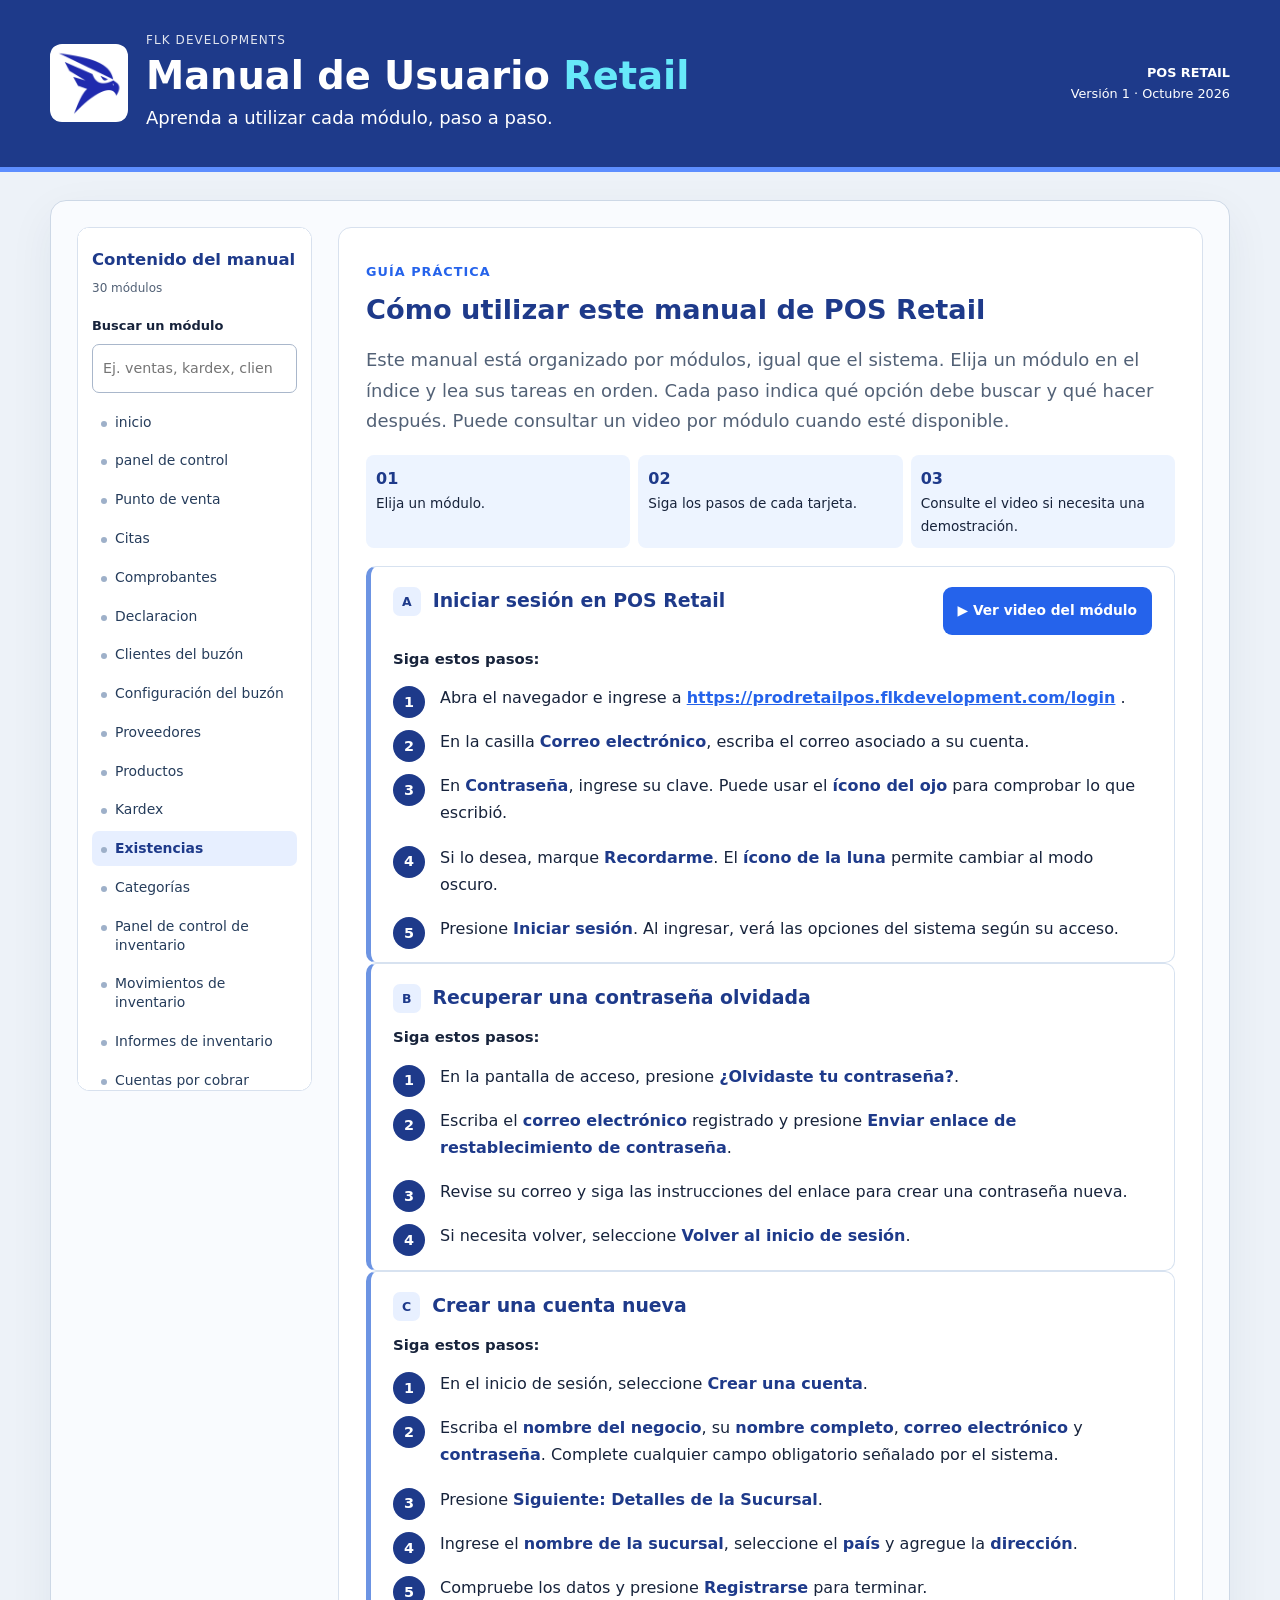
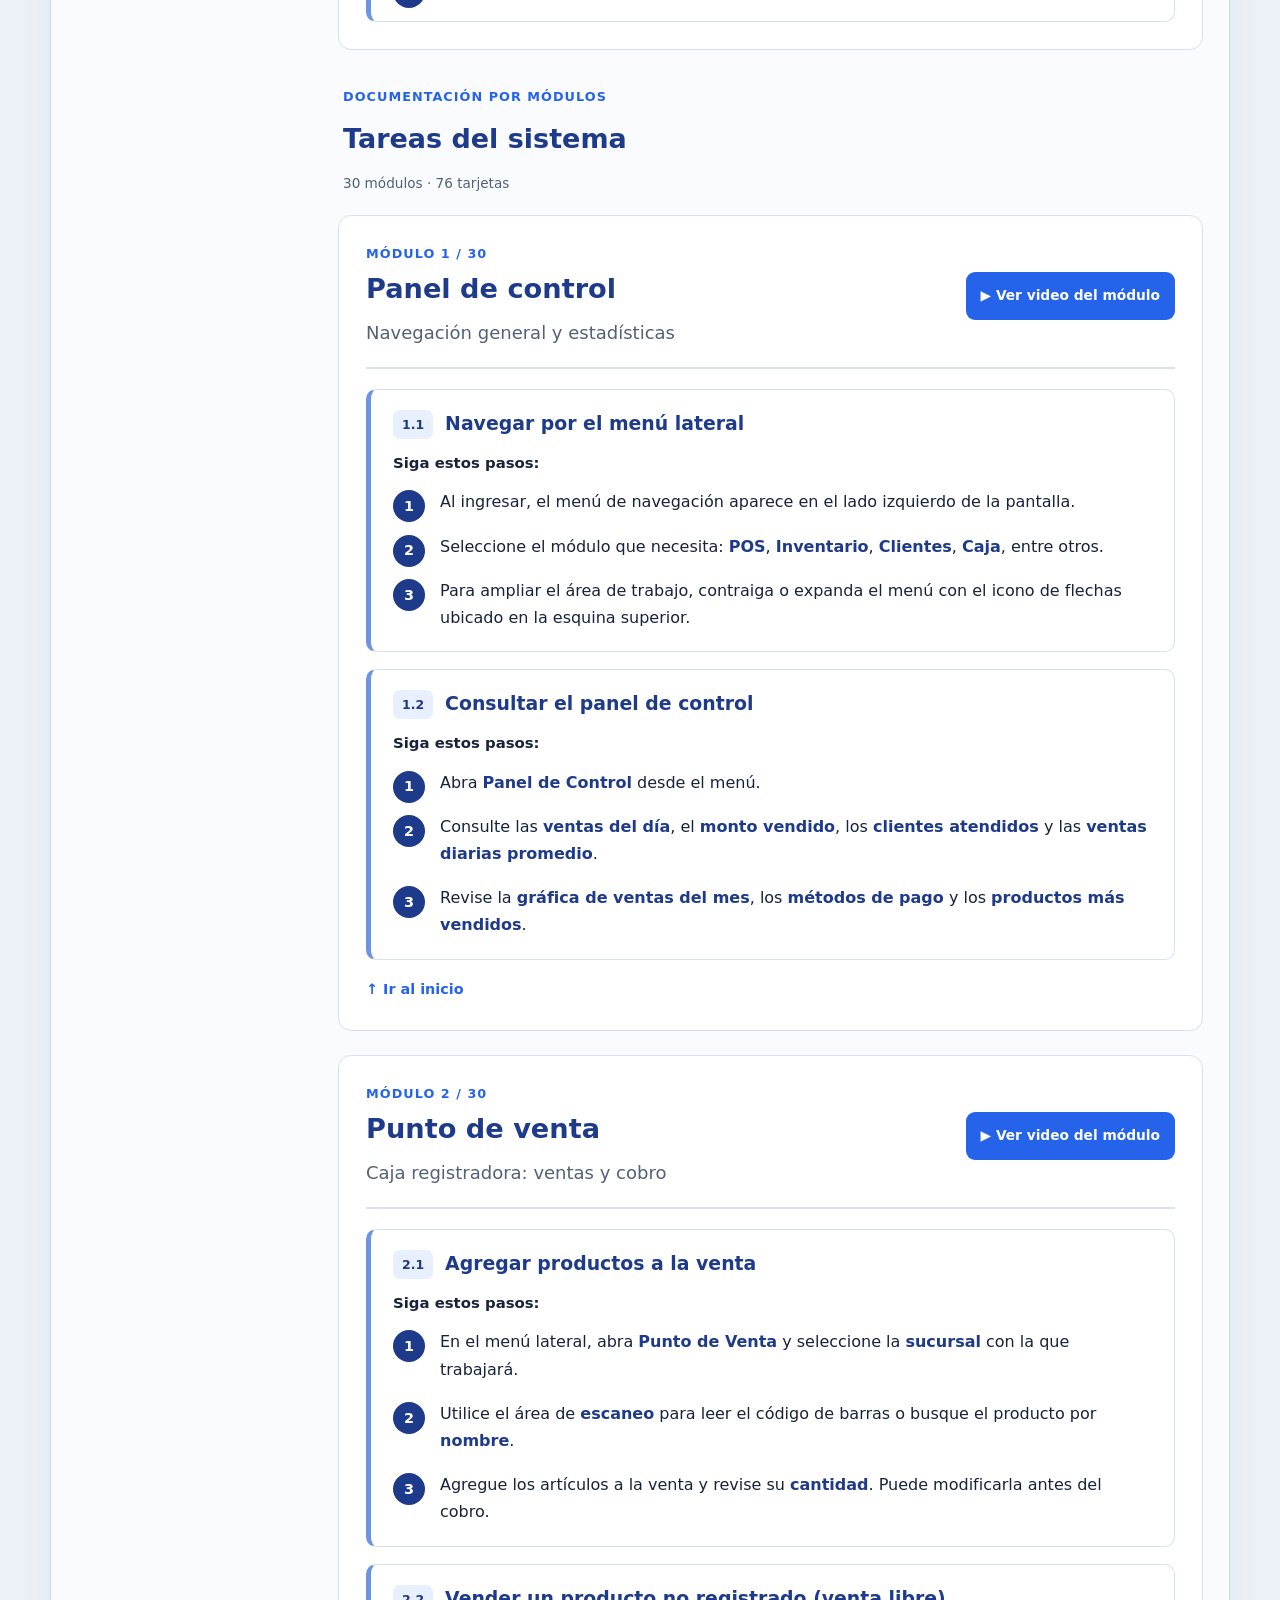
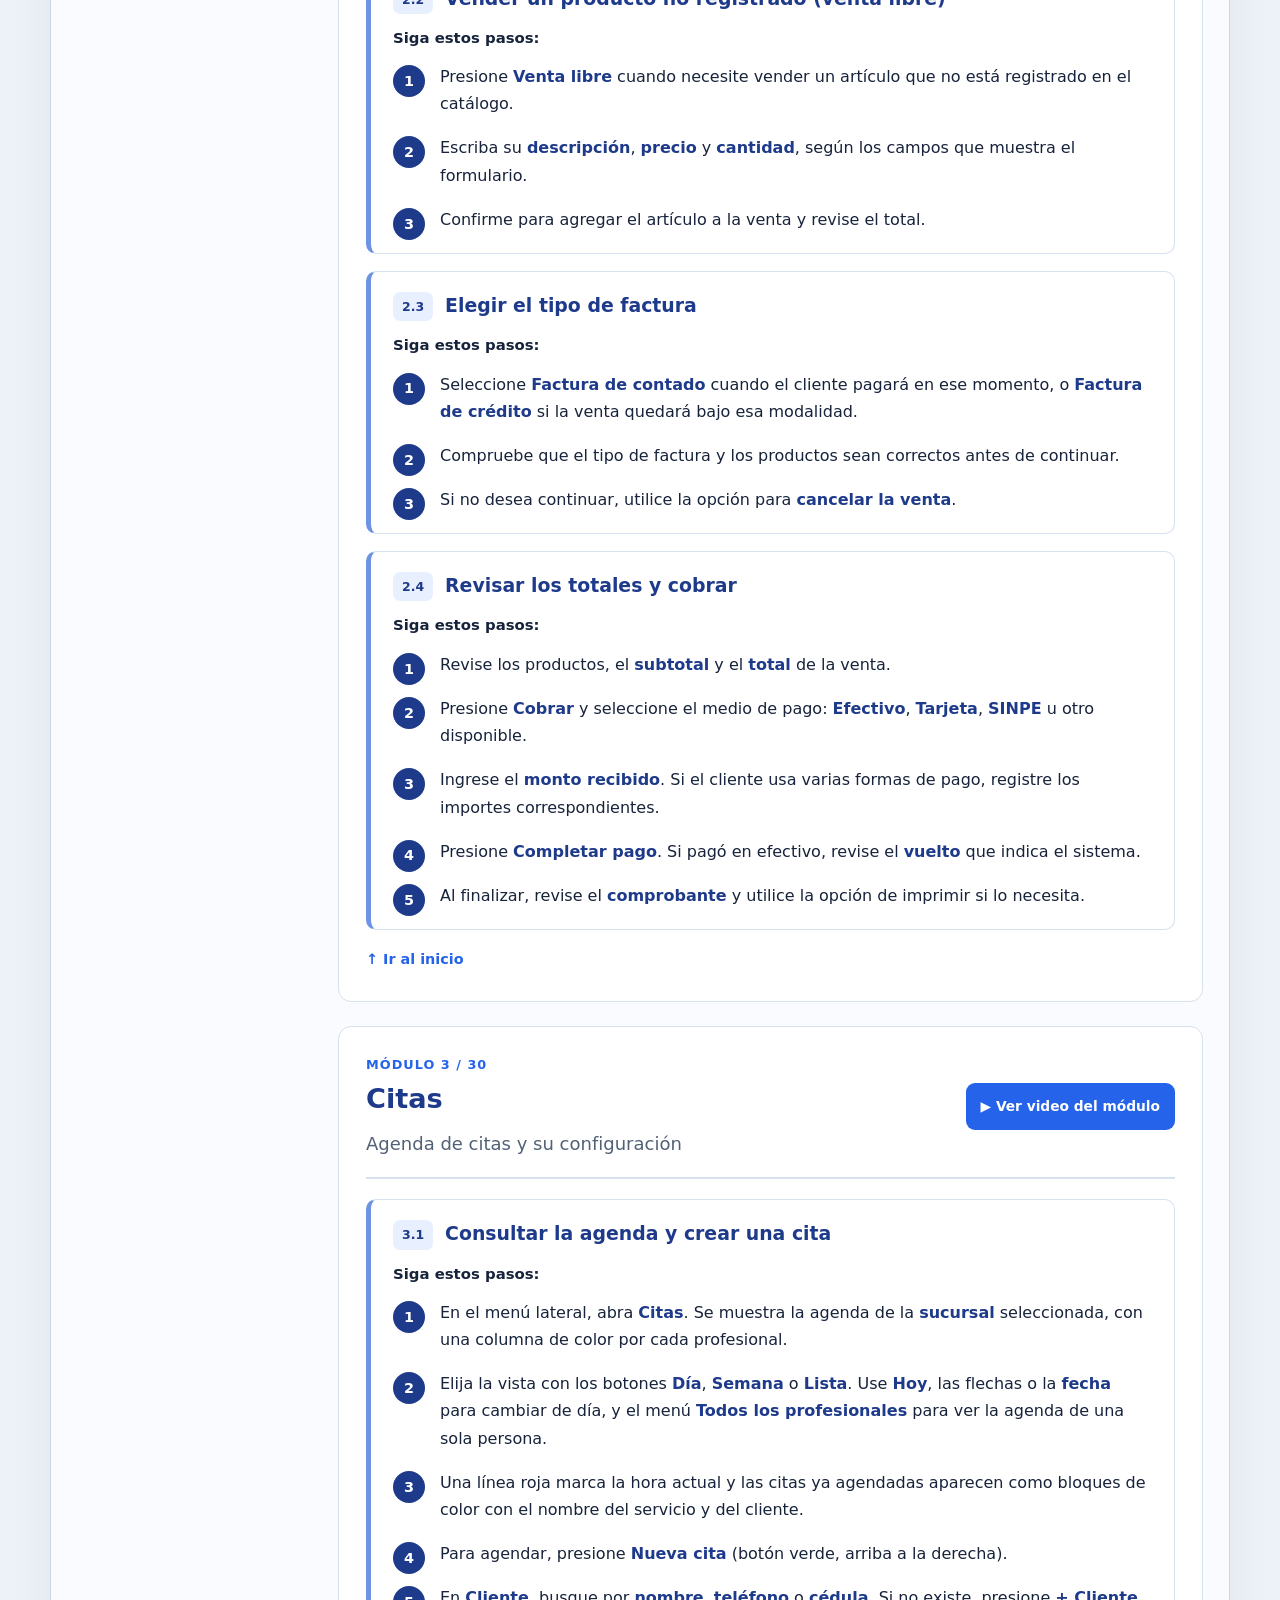
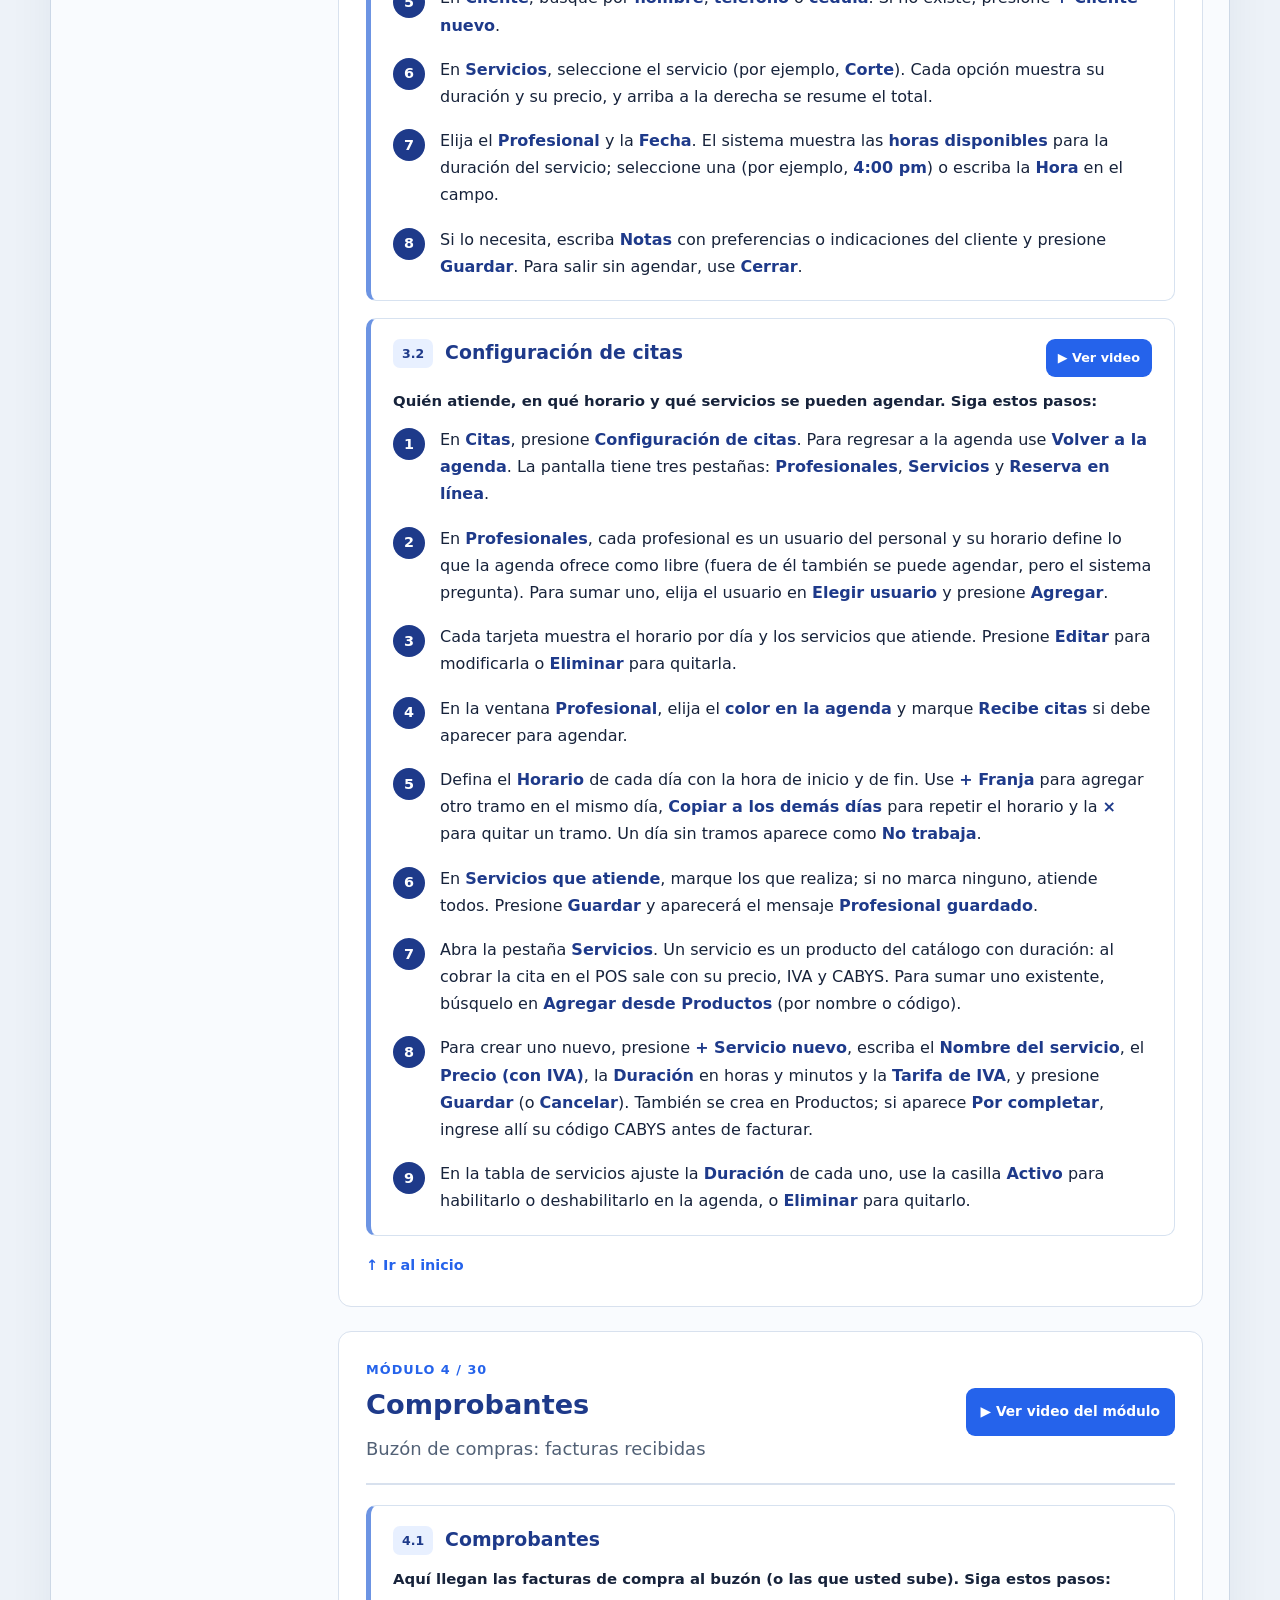
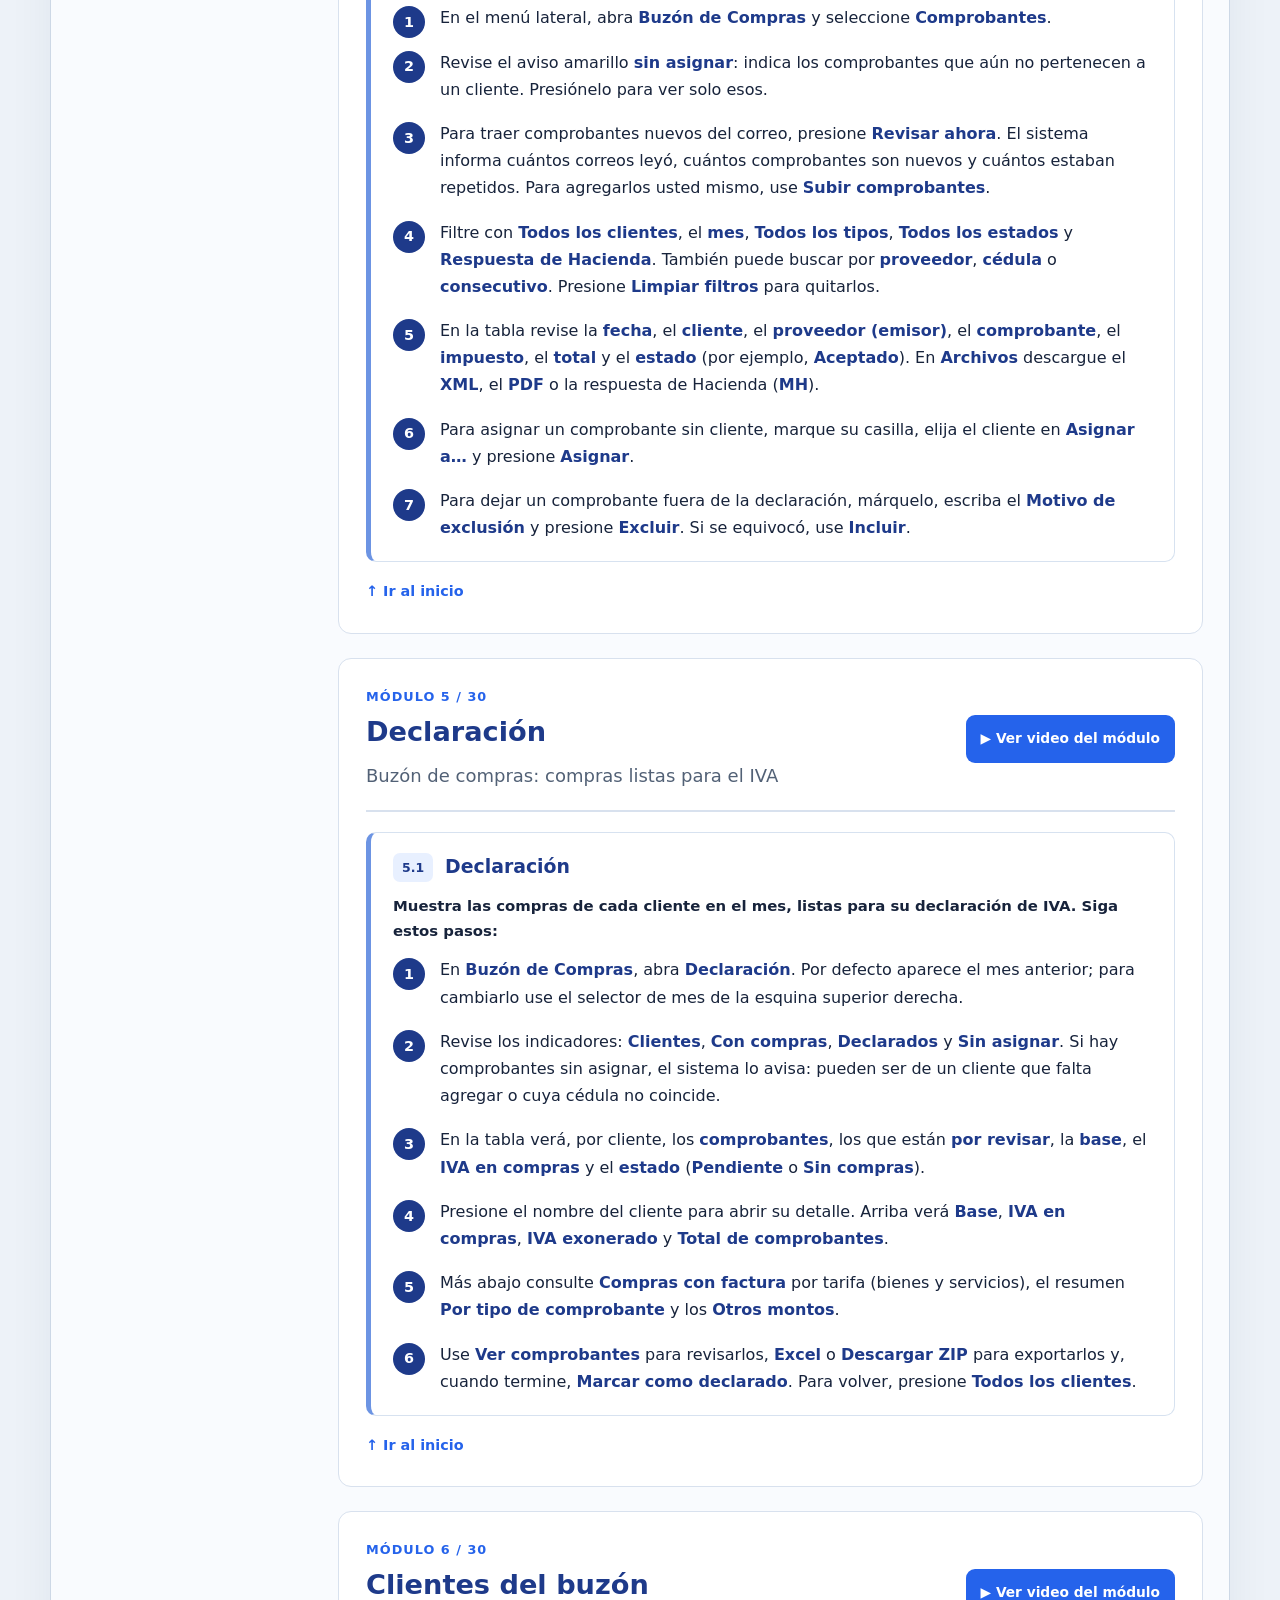
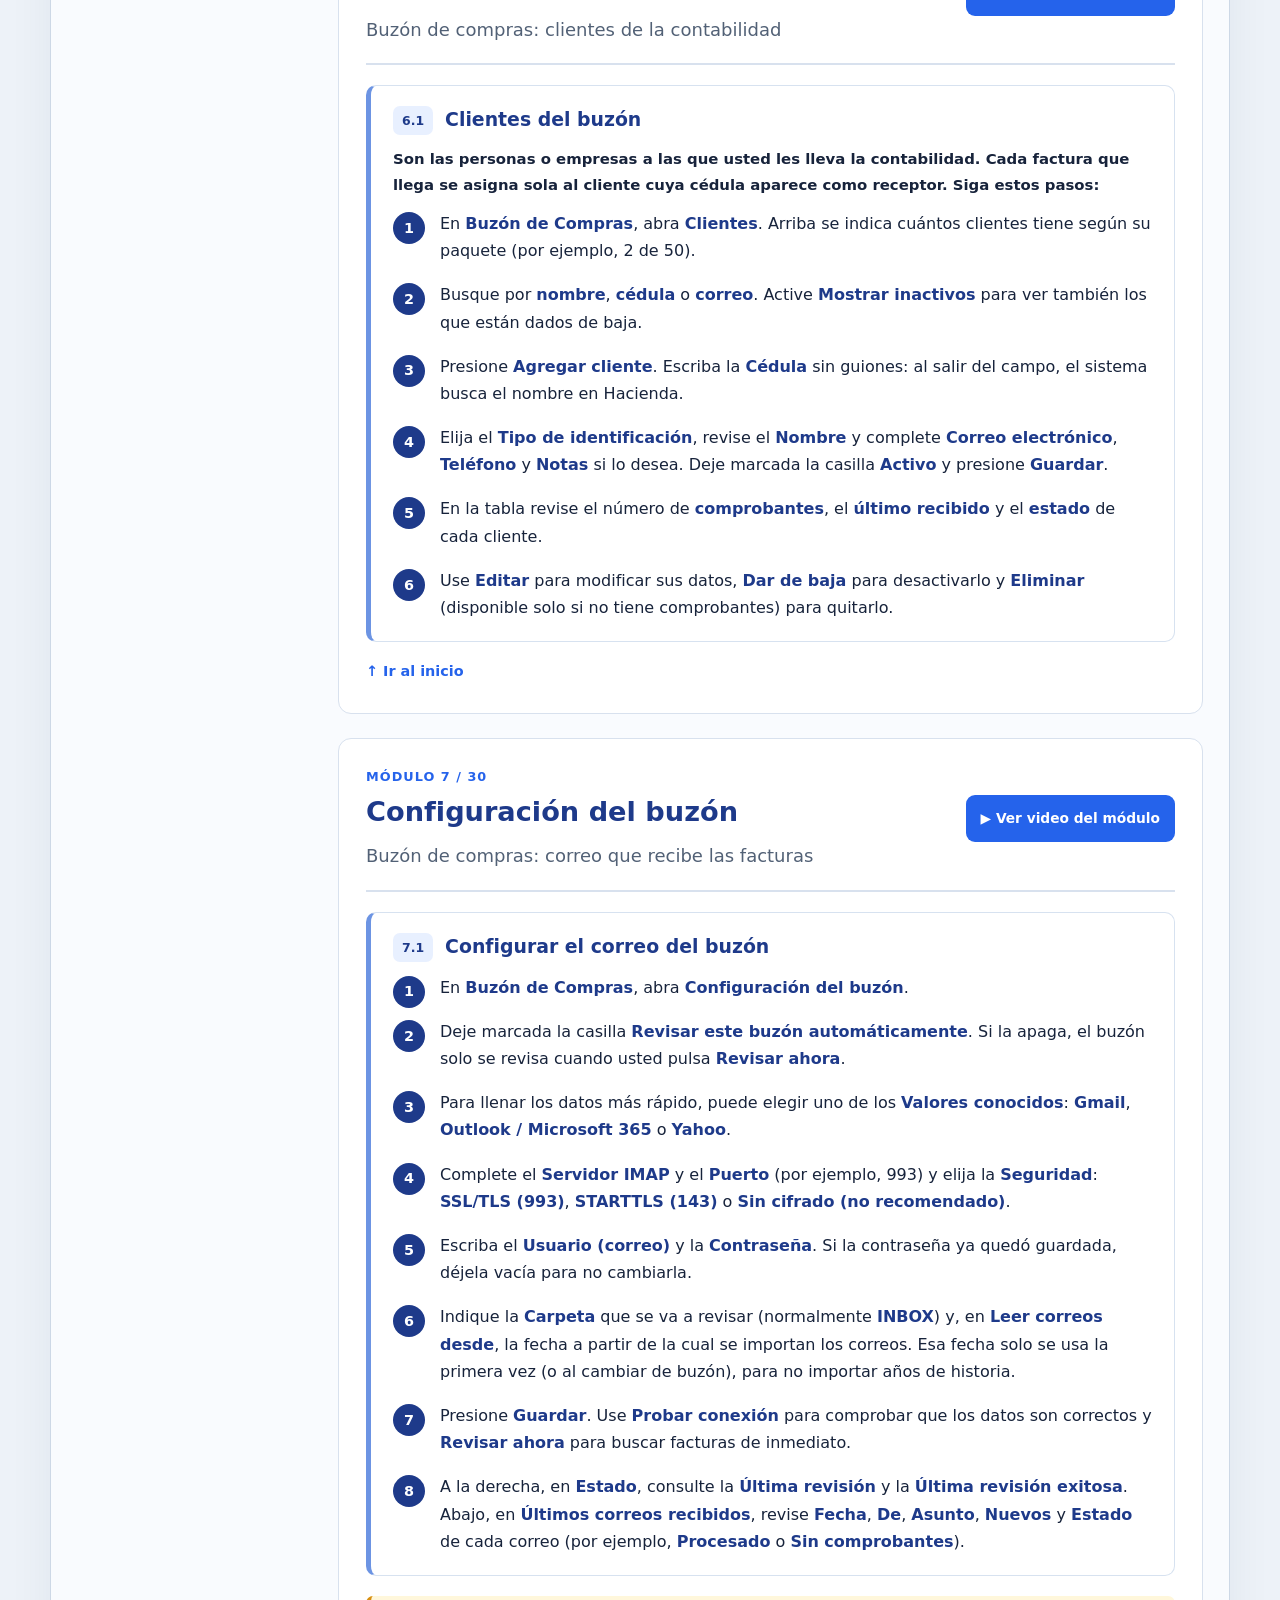
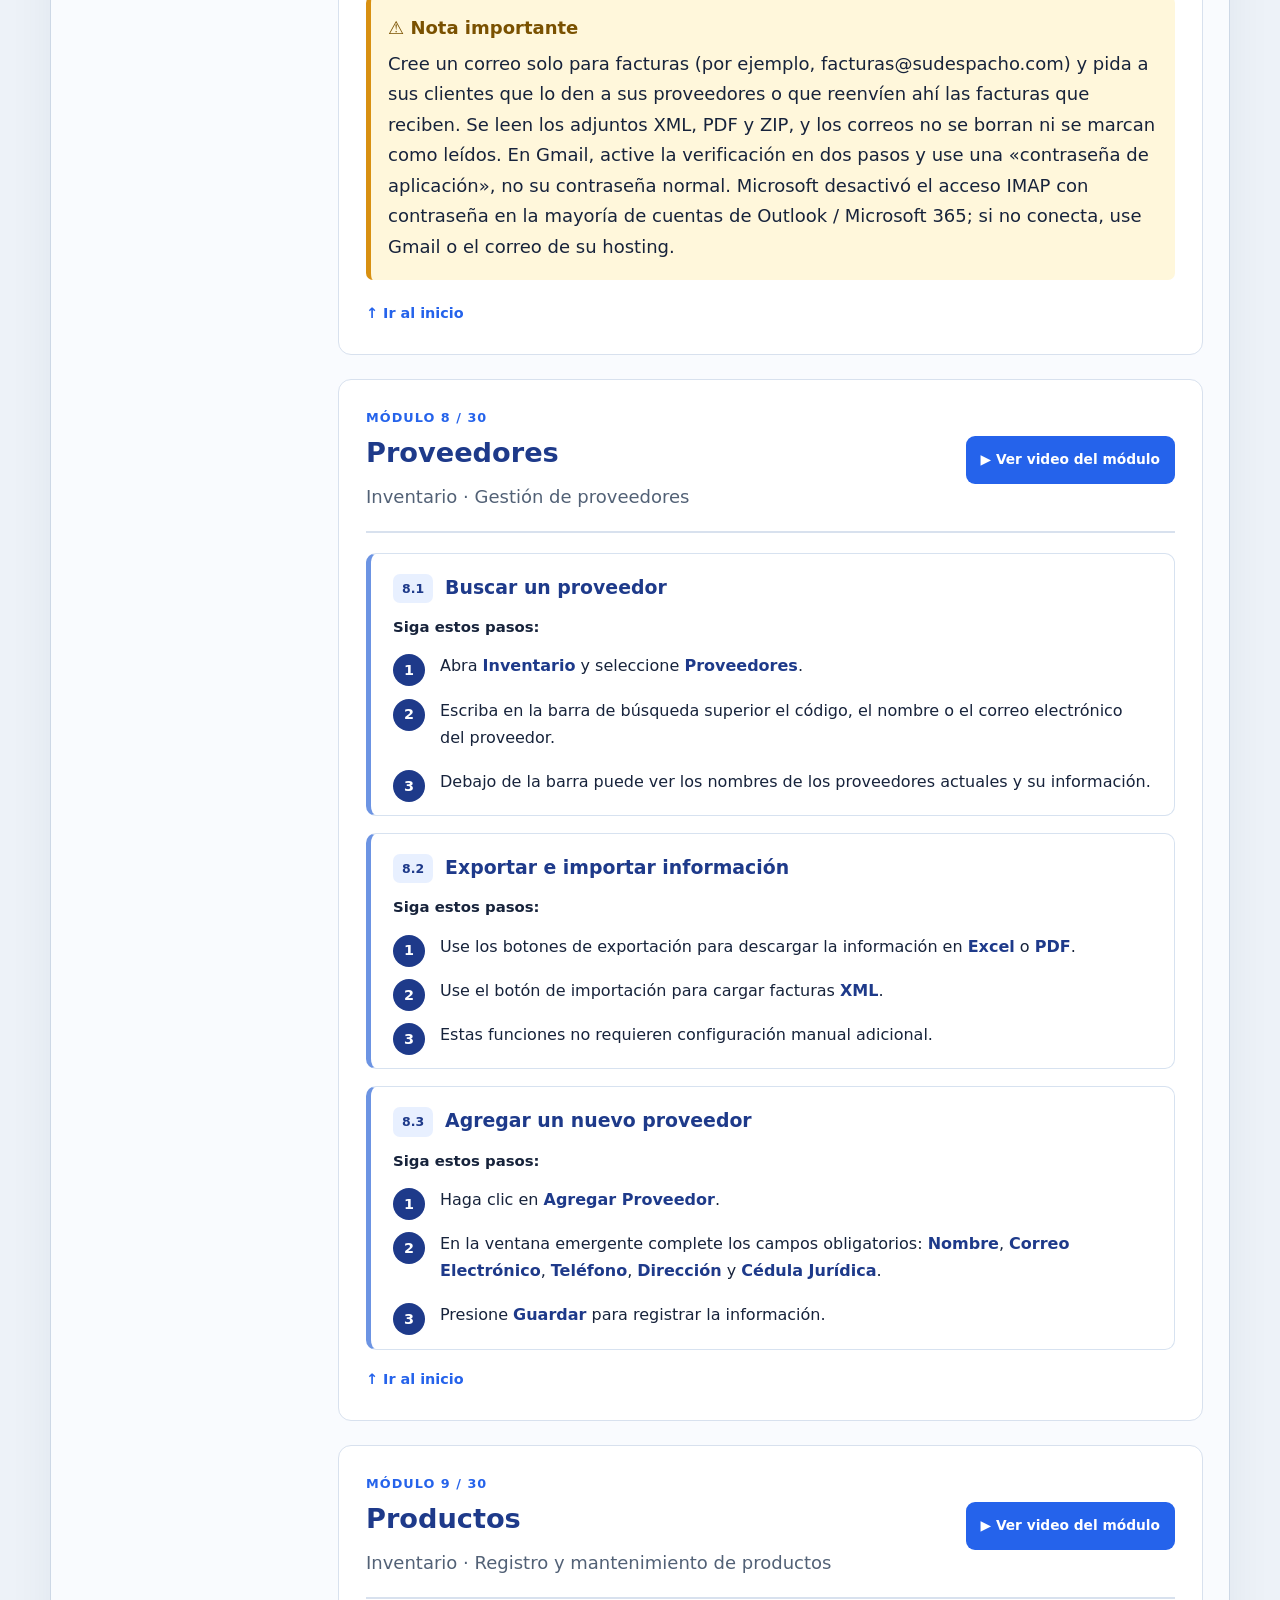
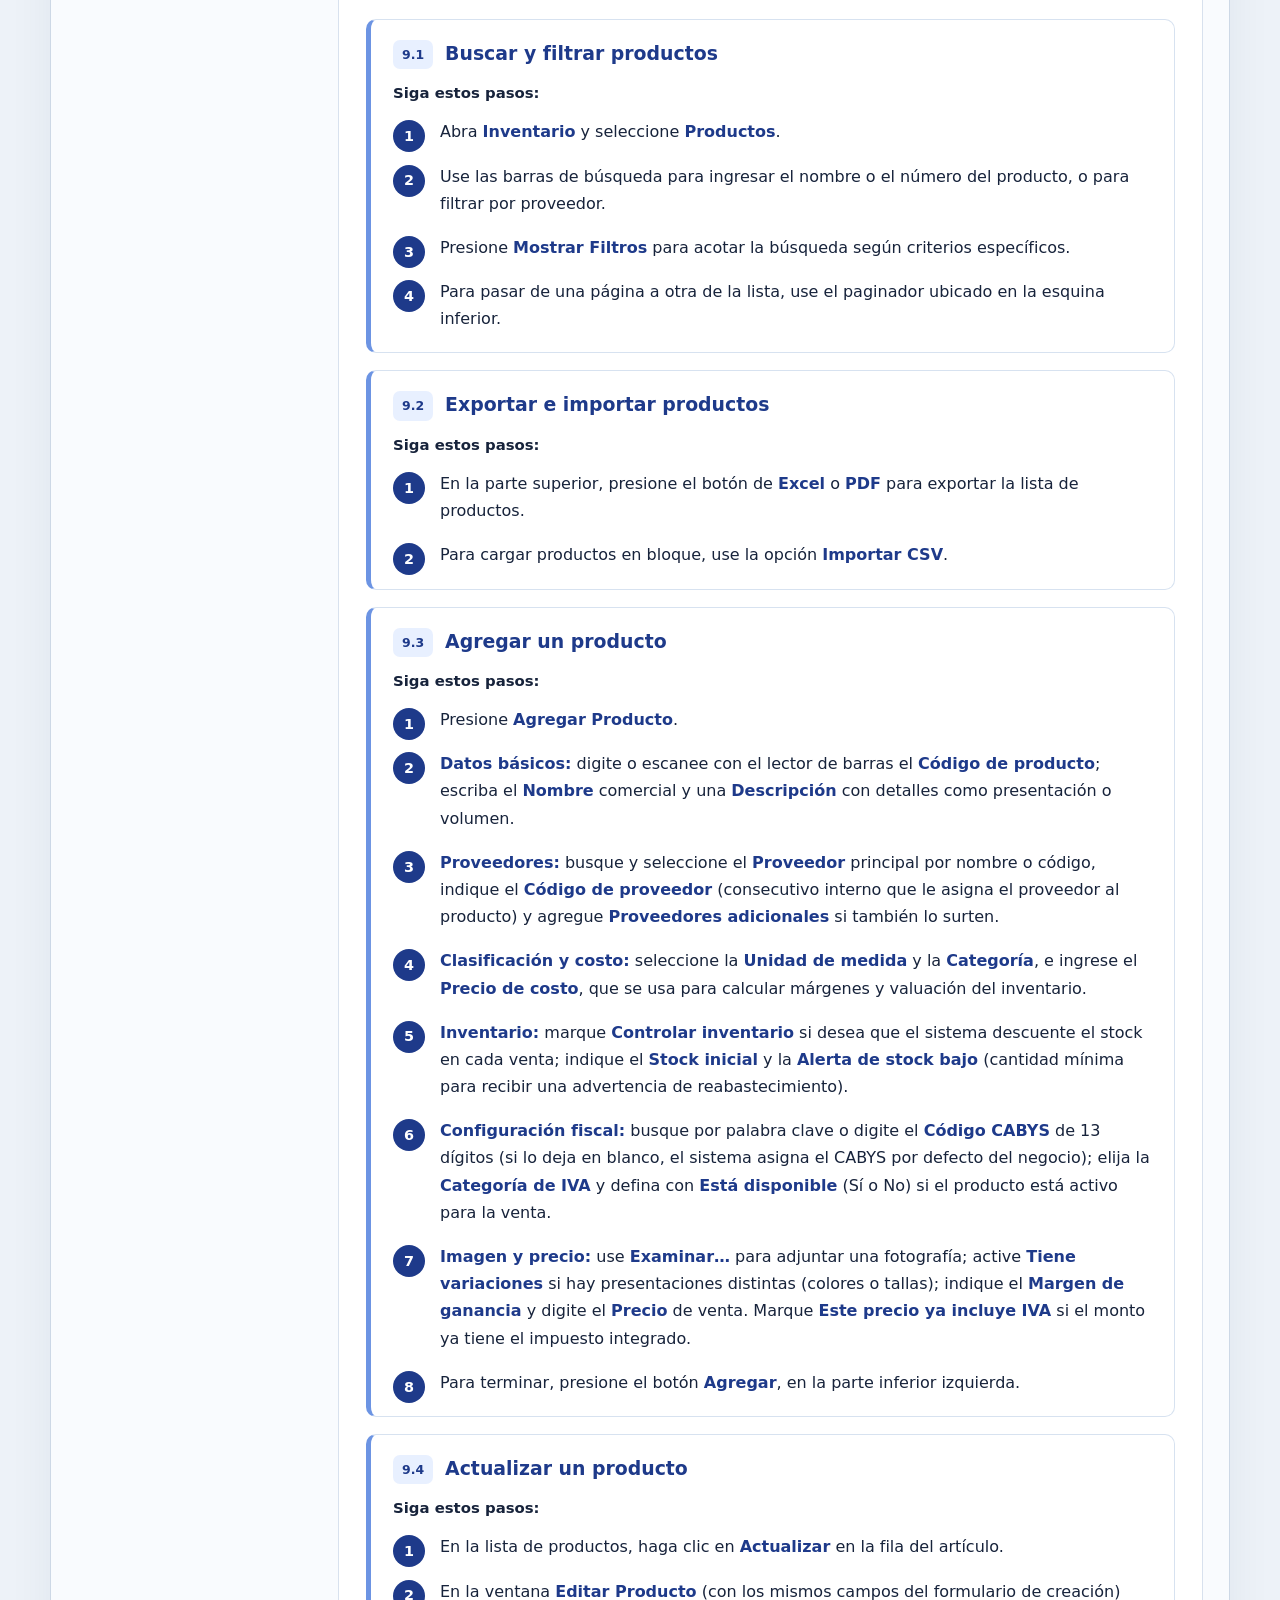
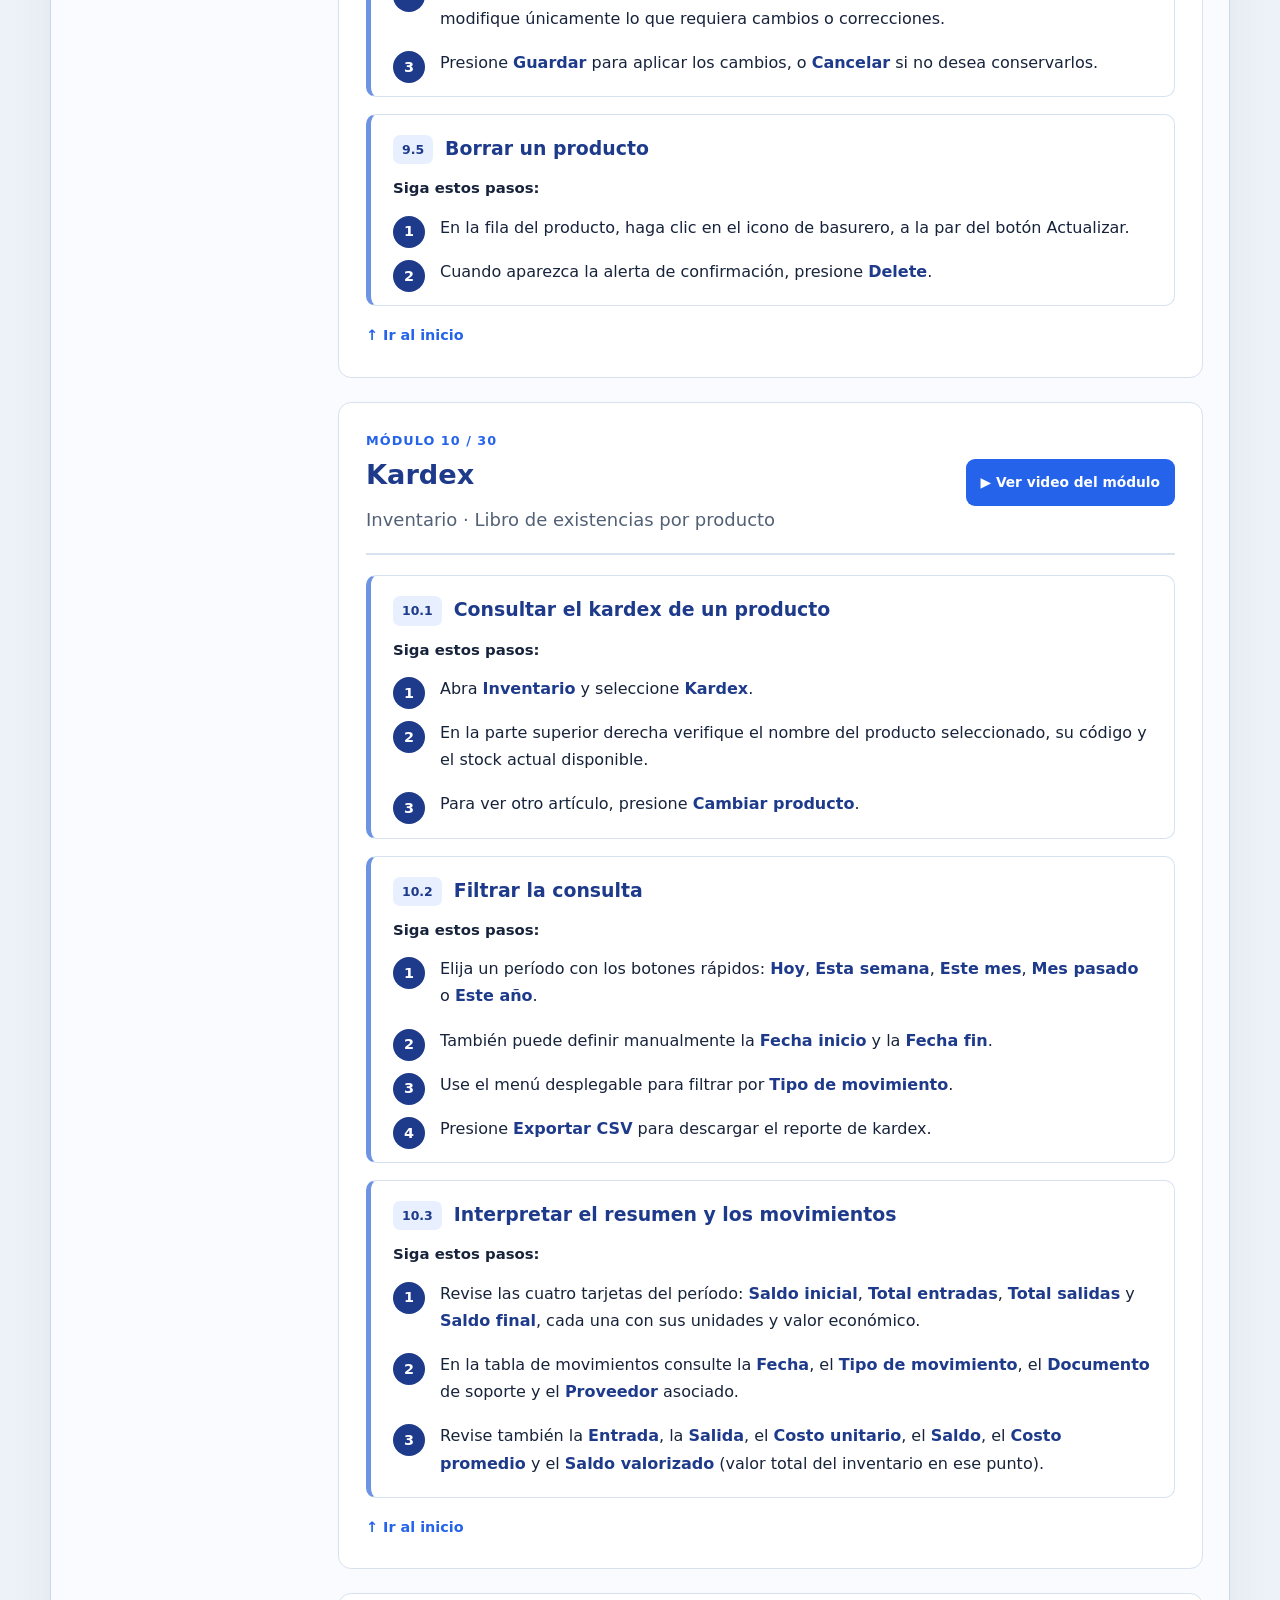
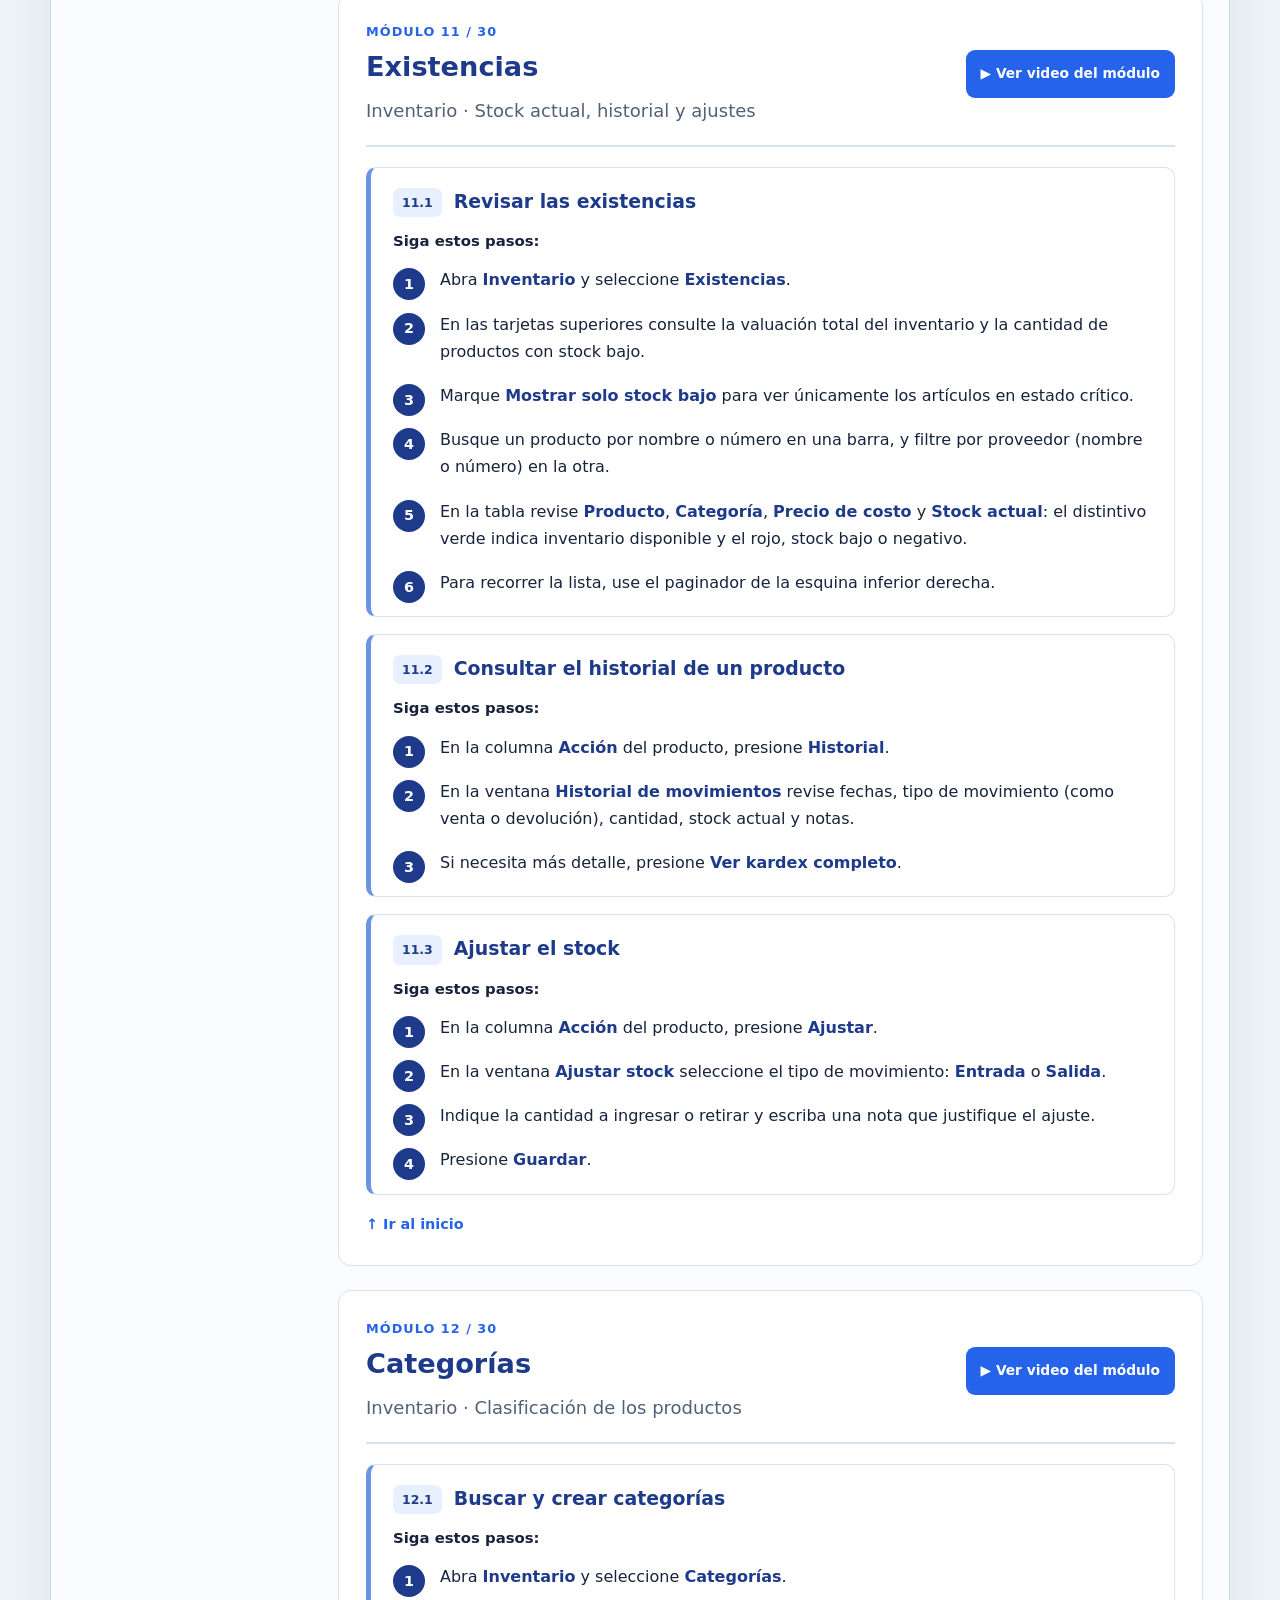
<file: guia-retail.html>
<!DOCTYPE html>

<html lang="es">
<head>
<meta charset="utf-8"/>
<meta content="width=device-width,initial-scale=1" name="viewport"/>
<meta content="Manual de usuario interactivo del sistema POS Retail de FLK Developments" name="description"/>
<title>Manual de usuario | FLK POS Retail</title>
<link href="estilos/style-retail.css?v=1.0.2" rel="stylesheet"/>
<link href="assets/imagenes/logoblanco.svg" rel="icon" type="image/png"/>
</head>
<body>
<a class="saltar" href="#contenido-principal">
   Saltar al contenido principal
  </a>
<!-- EDITAR LOGO: reemplace imagenes/logo.png con el archivo del logo de la empresa. -->
<header class="banner" id="arriba">
<div class="banner-inner">
<div class="identity">
<div class="logo-slot">
<img alt="Logo de la empresa" onerror="this.hidden=true;this.nextElementSibling.hidden=false" src="assets/imagenes/logo.png"/>
<span class="logo-fallback" hidden="">
       FLK
      </span>
</div>
<div>
<span class="brand-small">
       FLK DEVELOPMENTS 
      </span>
<h1>
        Manual de Usuario
        <span class="palabra-brillo">Retail</span>
</h1>
<p>
       Aprenda a utilizar cada módulo, paso a paso.
      </p>
</div>
</div>
<div class="version">POS RETAIL <span>
      Versión 1 · Octubre 2026
     </span>
</div>
</div>
</header>
<div class="page-layout">
<aside aria-label="Índice del manual" class="sidebar" id="contenido">
<div class="sidebar-sticky">
<div class="sidebar-top">
<h2>
       Contenido del manual
      </h2>
<span>
       30 módulos
      </span>
</div>
<label class="search-label" for="buscador">
      Buscar un módulo
     </label>
<input autocomplete="off" id="buscador" placeholder="Ej. ventas, kardex, clientes…" type="search"/>
<nav id="module-nav">

  <a class="nav-link" href="#mod-acceso">

<span class="nav-dot">
</span>
       inicio
      </a>



<a class="nav-link" href="#mod-inicio">
<span class="nav-dot">
</span>
       panel de control
      </a>
<a class="nav-link" href="#mod-pos">
<span class="nav-dot">
</span>
       Punto de venta
      </a>
      <a class="nav-link" href="#mod-citas">

<span class="nav-dot">
</span>
       Citas
      </a>
<a class="nav-link" href="#mod-comprobantes">
<span class="nav-dot">
</span>
       Comprobantes
      </a>
<a class="nav-link" href="#mod-declaracion">
<span class="nav-dot">
</span>
       Declaracion
      </a>

<a class="nav-link" href="#mod-clientes-buzon">
<span class="nav-dot">
</span>
       Clientes del buzón
      </a>

      

<a class="nav-link" href="#mod-config-buzon">
<span class="nav-dot">
</span>
       Configuración del buzón
      </a>

<a class="nav-link" href="#mod-proveedores">
<span class="nav-dot">
</span>
       Proveedores
      </a>

<a class="nav-link" href="#mod-productos">
<span class="nav-dot">
</span>
       Productos
      </a>

<a class="nav-link" href="#mod-kardex">
<span class="nav-dot">
</span>
       Kardex
      </a>
      
<a class="nav-link" href="#mod-existencias">
<span class="nav-dot">
</span>
       Existencias
      </a>

<a class="nav-link" href="#mod-categorias">
<span class="nav-dot">
</span>
       Categorías
      </a>

<a class="nav-link" href="#mod-panel-inventario">
<span class="nav-dot">
</span>
       Panel de control de inventario
      </a>

<a class="nav-link" href="#mod-movimientos">
<span class="nav-dot">
</span>
       Movimientos de inventario
      </a>

<a class="nav-link" href="#mod-informes-inventario">
<span class="nav-dot">
</span>
       Informes de inventario
      </a>

<a class="nav-link" href="#mod-cuentas-cobrar">
<span class="nav-dot">
</span>
       Cuentas por cobrar
      </a>

<a class="nav-link" href="#mod-ventas">
<span class="nav-dot">
</span>
       Ventas
      </a>

<a class="nav-link" href="#mod-recordatorios">
<span class="nav-dot">
</span>
       Recordatorios
      </a>

<a class="nav-link" href="#mod-cotizaciones">
<span class="nav-dot">
</span>
       Cotizaciones
      </a>

<a class="nav-link" href="#mod-clientes">
<span class="nav-dot">
</span>
       Clientes
      </a>

 <a class="nav-link" href="#mod-jornadas">
<span class="nav-dot">
</span>
       Vendedor y jornadas
      </a> 

       <a class="nav-link" href="#mod-pedidos">
<span class="nav-dot">
</span>
       Pedidos
      </a>

       <a class="nav-link" href="#mod-ventas-ruta">
<span class="nav-dot">
</span>
       Venta en ruta
      </a>

       <a class="nav-link" href="#mod-rendimiento">
<span class="nav-dot">
</span>
       Rendimiento
      </a>

       <a class="nav-link" href="#mod-tipos-comercio">
<span class="nav-dot">
</span>
       Tipos de comercio
      </a>

<a class="nav-link" href="#mod-personal">
<span class="nav-dot">
</span>
       Personal
      </a>

<a class="nav-link" href="#mod-entregas">
<span class="nav-dot">
</span>
       Ejecutivo de entregas
      </a>

<a class="nav-link" href="#mod-pagos">
<span class="nav-dot">
</span>
       Pagos
      </a>

<a class="nav-link" href="#mod-informes">
<span class="nav-dot">
</span>
       Informes
      </a>


      <a class="nav-link" href="#mod-caja">
<span class="nav-dot">
</span>
       Caja
      </a>

</nav>
<div class="sidebar-links">
<a href="#acceso">
       Acceso al sistema
      </a>

<a href="#problemas">
       Solución de problemas
      </a>

<a href="#faq">
       Preguntas frecuentes
      </a>

<a href="#glosario">
       Glosario
      </a>

</div>
</div>
</aside>
<main id="contenido-principal">
<section class="welcome" id="mod-acceso">
<span class="eyebrow">
      GUÍA PRÁCTICA
     </span>
<h2>Cómo utilizar este manual de POS Retail</h2>
<p>
      Este manual está organizado por módulos, igual que el sistema. Elija un módulo en el índice y lea sus tareas en orden. Cada paso indica qué opción debe buscar y qué hacer después. Puede consultar un video por módulo cuando esté disponible.
     </p>
<div class="intro-grid">
<div>
<b>
        01
       </b>
<span>
        Elija un módulo.
       </span>
</div>
<div>
<b>
        02
       </b>
<span>
        Siga los pasos de cada tarjeta.
       </span>
</div>
<div>
<b>
        03
       </b>
<span>
        Consulte el video si necesita una demostración.
       </span>
</div>
</div>
<article class="task intro-card">
<div class="task-head">
<span class="task-number">
        A
       </span>
<h3>Iniciar sesión en POS Retail</h3>
<button class="video-btn" data-title="Inicio de sesión de POS Retail" data-video="assets/videos-retail/iniciosesion.R.mp4" style="margin-left: auto; flex: none;" type="button">
        ▶ Ver video del módulo
       </button>
</div>
<p class="instruccion">
       Siga estos pasos:
      </p>
<ol class="pasos"><li>Abra el navegador e ingrese a <strong ><a href="https://prodretailpos.flkdevelopment.com/login" target="_blank" rel="noopener noreferrer">https://prodretailpos.flkdevelopment.com/login</a></strong>
.</li><li>En la casilla <strong>Correo electrónico</strong>, escriba el correo asociado a su cuenta.</li><li>En <strong>Contraseña</strong>, ingrese su clave. Puede usar el <strong>ícono del ojo</strong> para comprobar lo que escribió.</li><li>Si lo desea, marque <strong>Recordarme</strong>. El <strong>ícono de la luna</strong> permite cambiar al modo oscuro.</li><li>Presione <strong>Iniciar sesión</strong>. Al ingresar, verá las opciones del sistema según su acceso.</li></ol>
</article><article class="task intro-card"><div class="task-head"><span class="task-number">B</span><h3>Recuperar una contraseña olvidada</h3></div><p class="instruccion">Siga estos pasos:</p><ol class="pasos"><li>En la pantalla de acceso, presione <strong>¿Olvidaste tu contraseña?</strong>.</li><li>Escriba el <strong>correo electrónico</strong> registrado y presione <strong>Enviar enlace de restablecimiento de contraseña</strong>.</li><li>Revise su correo y siga las instrucciones del enlace para crear una contraseña nueva.</li><li>Si necesita volver, seleccione <strong>Volver al inicio de sesión</strong>.</li></ol></article>
<article class="task intro-card"><div class="task-head"><span class="task-number">C</span><h3>Crear una cuenta nueva</h3></div><p class="instruccion">Siga estos pasos:</p><ol class="pasos"><li>En el inicio de sesión, seleccione <strong>Crear una cuenta</strong>.</li><li>Escriba el <strong>nombre del negocio</strong>, su <strong>nombre completo</strong>, <strong>correo electrónico</strong> y <strong>contraseña</strong>. Complete cualquier campo obligatorio señalado por el sistema.</li><li>Presione <strong>Siguiente: Detalles de la Sucursal</strong>.</li><li>Ingrese el <strong>nombre de la sucursal</strong>, seleccione el <strong>país</strong> y agregue la <strong>dirección</strong>.</li><li>Compruebe los datos y presione <strong>Registrarse</strong> para terminar.</li></ol></article></section>
<!-- MÓDULOS: cada section class="module" contiene tareas article class="task". data-video indica un único video para todo el módulo. -->
<div class="modules-heading">
<div>
<span class="eyebrow">
       DOCUMENTACIÓN POR MÓDULOS
      </span>
<h2>
       Tareas del sistema
      </h2>
</div>
<span class="count">
      30 módulos · 76 tarjetas
     </span>
</div>
<section class="module" data-search="panel de control navegación general y estadísticas navegar por el menú lateral consultar el panel de control" id="mod-inicio">
<div class="module-header">
<div>
<div class="eyebrow">
        MÓDULO 1 / 30
       </div>
<h2>
        Panel de control
       </h2>
<p>
        Navegación general y estadísticas
       </p>
</div>
<button class="video-btn" data-title="Inicio y panel de control" data-video="assets/videos-retail/panel-de-control.mp4" type="button">
       ▶ Ver video del módulo
      </button>
</div>
<div class="task-grid">
<article class="task" id="inicio-t1">
<div class="task-head">
<span class="task-number">
         1.1
        </span>
<h3>
         Navegar por el menú lateral
        </h3>
</div>
<p class="instruccion">
        Siga estos pasos:
       </p>
<ol class="pasos">
<li>
         Al ingresar, el menú de navegación aparece en el lado izquierdo de la pantalla.
        </li>
<li>
         Seleccione el módulo que necesita: <strong>POS</strong>, <strong>Inventario</strong>, <strong>Clientes</strong>, <strong>Caja</strong>, entre otros.
        </li>
<li>
         Para ampliar el área de trabajo, contraiga o expanda el menú con el icono de flechas ubicado en la esquina superior.
        </li>
</ol>
</article>
<article class="task" id="inicio-t2">
<div class="task-head">
<span class="task-number">
         1.2
        </span>
<h3>
         Consultar el panel de control
        </h3>
</div>
<p class="instruccion">
        Siga estos pasos:
       </p>
<ol class="pasos"><li>Abra <strong>Panel de Control</strong> desde el menú.</li><li>Consulte las <strong>ventas del día</strong>, el <strong>monto vendido</strong>, los <strong>clientes atendidos</strong> y las <strong>ventas diarias promedio</strong>.</li><li>Revise la <strong>gráfica de ventas del mes</strong>, los <strong>métodos de pago</strong> y los <strong>productos más vendidos</strong>.</li></ol>
</article>
</div>
<a class="back-link" href="#contenido">
      ↑ Ir al inicio
     </a>
</section>

<section class="module" data-search="punto de venta caja registradora: ventas y cobro agregar productos a la venta vender un producto no registrado (venta libre) elegir el tipo de factura revisar los totales y cobrar" id="mod-pos">
<div class="module-header">
<div>
<div class="eyebrow">
        MÓDULO 2 / 30
       </div>
<h2>
        Punto de venta
       </h2>
<p>
        Caja registradora: ventas y cobro
       </p>
</div>
<button class="video-btn" data-title="Punto de venta" data-video="assets/videos-retail/punto-de-venta.mp4" type="button">
       ▶ Ver video del módulo
      </button>
</div>
<div class="task-grid">
<article class="task" id="pos-t1">
<div class="task-head">
<span class="task-number">
         2.1
        </span>
<h3>
         Agregar productos a la venta
        </h3>
</div>
<p class="instruccion">
        Siga estos pasos:
       </p>
<ol class="pasos"><li>En el menú lateral, abra <strong>Punto de Venta</strong> y seleccione la <strong>sucursal</strong> con la que trabajará.</li><li>Utilice el área de <strong>escaneo</strong> para leer el código de barras o busque el producto por <strong>nombre</strong>.</li><li>Agregue los artículos a la venta y revise su <strong>cantidad</strong>. Puede modificarla antes del cobro.</li></ol>
</article>
<article class="task" id="pos-t2">
<div class="task-head">
<span class="task-number">
         2.2
        </span>
<h3>
         Vender un producto no registrado (venta libre)
        </h3>
</div>
<p class="instruccion">
        Siga estos pasos:
       </p>
<ol class="pasos"><li>Presione <strong>Venta libre</strong> cuando necesite vender un artículo que no está registrado en el catálogo.</li><li>Escriba su <strong>descripción</strong>, <strong>precio</strong> y <strong>cantidad</strong>, según los campos que muestra el formulario.</li><li>Confirme para agregar el artículo a la venta y revise el total.</li></ol>
</article>
<article class="task" id="pos-t3">
<div class="task-head">
<span class="task-number">
         2.3
        </span>
<h3>
         Elegir el tipo de factura
        </h3>
</div>
<p class="instruccion">
        Siga estos pasos:
       </p>
<ol class="pasos"><li>Seleccione <strong>Factura de contado</strong> cuando el cliente pagará en ese momento, o <strong>Factura de crédito</strong> si la venta quedará bajo esa modalidad.</li><li>Compruebe que el tipo de factura y los productos sean correctos antes de continuar.</li><li>Si no desea continuar, utilice la opción para <strong>cancelar la venta</strong>.</li></ol>
</article>
<article class="task" id="pos-t4">
<div class="task-head">
<span class="task-number">
         2.4
        </span>
<h3>
         Revisar los totales y cobrar
        </h3>
</div>
<p class="instruccion">
        Siga estos pasos:
       </p>
<ol class="pasos"><li>Revise los productos, el <strong>subtotal</strong> y el <strong>total</strong> de la venta.</li><li>Presione <strong>Cobrar</strong> y seleccione el medio de pago: <strong>Efectivo</strong>, <strong>Tarjeta</strong>, <strong>SINPE</strong> u otro disponible.</li><li>Ingrese el <strong>monto recibido</strong>. Si el cliente usa varias formas de pago, registre los importes correspondientes.</li><li>Presione <strong>Completar pago</strong>. Si pagó en efectivo, revise el <strong>vuelto</strong> que indica el sistema.</li><li>Al finalizar, revise el <strong>comprobante</strong> y utilice la opción de imprimir si lo necesita.</li></ol>
</article>
</div>
<a class="back-link" href="#contenido">
      ↑ Ir al inicio
     </a>
</section>

<section class="module" data-search="citas agenda de citas nueva cita calendario día semana lista profesionales servicios configuración de citas agregar profesional horario reserva en línea" id="mod-citas">
<div class="module-header">
<div>
<div class="eyebrow">
        MÓDULO 3 / 30
       </div>
<h2>
        Citas
       </h2>
<p>
        Agenda de citas y su configuración
       </p>
</div>
<button class="video-btn" data-title="Citas" data-video="assets/videos-retail/citas.R.mp4" type="button">
       ▶ Ver video del módulo
      </button>
</div>
<div class="task-grid">
<article class="task" id="citas-t1">
<div class="task-head">
<span class="task-number">
         3.1
        </span>
<h3>
         Consultar la agenda y crear una cita
        </h3>
</div>
<p class="instruccion">
        Siga estos pasos:
       </p>
<ol class="pasos"><li>En el menú lateral, abra <strong>Citas</strong>. Se muestra la agenda de la <strong>sucursal</strong> seleccionada, con una columna de color por cada profesional.</li><li>Elija la vista con los botones <strong>Día</strong>, <strong>Semana</strong> o <strong>Lista</strong>. Use <strong>Hoy</strong>, las flechas o la <strong>fecha</strong> para cambiar de día, y el menú <strong>Todos los profesionales</strong> para ver la agenda de una sola persona.</li><li>Una línea roja marca la hora actual y las citas ya agendadas aparecen como bloques de color con el nombre del servicio y del cliente.</li><li>Para agendar, presione <strong>Nueva cita</strong> (botón verde, arriba a la derecha).</li><li>En <strong>Cliente</strong>, busque por <strong>nombre</strong>, <strong>teléfono</strong> o <strong>cédula</strong>. Si no existe, presione <strong>+ Cliente nuevo</strong>.</li><li>En <strong>Servicios</strong>, seleccione el servicio (por ejemplo, <strong>Corte</strong>). Cada opción muestra su duración y su precio, y arriba a la derecha se resume el total.</li><li>Elija el <strong>Profesional</strong> y la <strong>Fecha</strong>. El sistema muestra las <strong>horas disponibles</strong> para la duración del servicio; seleccione una (por ejemplo, <strong>4:00 pm</strong>) o escriba la <strong>Hora</strong> en el campo.</li><li>Si lo necesita, escriba <strong>Notas</strong> con preferencias o indicaciones del cliente y presione <strong>Guardar</strong>. Para salir sin agendar, use <strong>Cerrar</strong>.</li></ol>
</article>
<article class="task" id="citas-t2">
<div class="task-head">
<span class="task-number">
         3.2
        </span>
<h3>
         Configuración de citas
        </h3>
<button class="video-btn video-btn-task" data-title="Configuración de citas" data-video="assets/videos-retail/Configuracion de Citas. R.mp4" type="button">
        ▶ Ver video
       </button>
</div>
<p class="instruccion">
        Quién atiende, en qué horario y qué servicios se pueden agendar. Siga estos pasos:
       </p>
<ol class="pasos"><li>En <strong>Citas</strong>, presione <strong>Configuración de citas</strong>. Para regresar a la agenda use <strong>Volver a la agenda</strong>. La pantalla tiene tres pestañas: <strong>Profesionales</strong>, <strong>Servicios</strong> y <strong>Reserva en línea</strong>.</li><li>En <strong>Profesionales</strong>, cada profesional es un usuario del personal y su horario define lo que la agenda ofrece como libre (fuera de él también se puede agendar, pero el sistema pregunta). Para sumar uno, elija el usuario en <strong>Elegir usuario</strong> y presione <strong>Agregar</strong>.</li><li>Cada tarjeta muestra el horario por día y los servicios que atiende. Presione <strong>Editar</strong> para modificarla o <strong>Eliminar</strong> para quitarla.</li><li>En la ventana <strong>Profesional</strong>, elija el <strong>color en la agenda</strong> y marque <strong>Recibe citas</strong> si debe aparecer para agendar.</li><li>Defina el <strong>Horario</strong> de cada día con la hora de inicio y de fin. Use <strong>+ Franja</strong> para agregar otro tramo en el mismo día, <strong>Copiar a los demás días</strong> para repetir el horario y la <strong>×</strong> para quitar un tramo. Un día sin tramos aparece como <strong>No trabaja</strong>.</li><li>En <strong>Servicios que atiende</strong>, marque los que realiza; si no marca ninguno, atiende todos. Presione <strong>Guardar</strong> y aparecerá el mensaje <strong>Profesional guardado</strong>.</li><li>Abra la pestaña <strong>Servicios</strong>. Un servicio es un producto del catálogo con duración: al cobrar la cita en el POS sale con su precio, IVA y CABYS. Para sumar uno existente, búsquelo en <strong>Agregar desde Productos</strong> (por nombre o código).</li><li>Para crear uno nuevo, presione <strong>+ Servicio nuevo</strong>, escriba el <strong>Nombre del servicio</strong>, el <strong>Precio (con IVA)</strong>, la <strong>Duración</strong> en horas y minutos y la <strong>Tarifa de IVA</strong>, y presione <strong>Guardar</strong> (o <strong>Cancelar</strong>). También se crea en Productos; si aparece <strong>Por completar</strong>, ingrese allí su código CABYS antes de facturar.</li><li>En la tabla de servicios ajuste la <strong>Duración</strong> de cada uno, use la casilla <strong>Activo</strong> para habilitarlo o deshabilitarlo en la agenda, o <strong>Eliminar</strong> para quitarlo.</li></ol>
</article>
</div>
<a class="back-link" href="#contenido">
      ↑ Ir al inicio
     </a>
</section>

<section class="module" data-search="comprobantes buzón de compras comprobantes sin asignar revisar ahora subir comprobantes asignar excluir incluir xml pdf hacienda" id="mod-comprobantes">
<div class="module-header">
<div>
<div class="eyebrow">
        MÓDULO 4 / 30
       </div>
<h2>
        Comprobantes
       </h2>
<p>
        Buzón de compras: facturas recibidas
       </p>
</div>
<button class="video-btn" data-title="Comprobantes" data-video="assets/videos-retail/Comprobantes.R.mp4" type="button">
       ▶ Ver video del módulo
      </button>
</div>
<div class="task-grid">
<article class="task" id="buzon-comprobantes-t1">
<div class="task-head">
<span class="task-number">
         4.1
        </span>
<h3>
         Comprobantes
        </h3>
</div>
<p class="instruccion">
        Aquí llegan las facturas de compra al buzón (o las que usted sube). Siga estos pasos:
       </p>
<ol class="pasos"><li>En el menú lateral, abra <strong>Buzón de Compras</strong> y seleccione <strong>Comprobantes</strong>.</li><li>Revise el aviso amarillo <strong>sin asignar</strong>: indica los comprobantes que aún no pertenecen a un cliente. Presiónelo para ver solo esos.</li><li>Para traer comprobantes nuevos del correo, presione <strong>Revisar ahora</strong>. El sistema informa cuántos correos leyó, cuántos comprobantes son nuevos y cuántos estaban repetidos. Para agregarlos usted mismo, use <strong>Subir comprobantes</strong>.</li><li>Filtre con <strong>Todos los clientes</strong>, el <strong>mes</strong>, <strong>Todos los tipos</strong>, <strong>Todos los estados</strong> y <strong>Respuesta de Hacienda</strong>. También puede buscar por <strong>proveedor</strong>, <strong>cédula</strong> o <strong>consecutivo</strong>. Presione <strong>Limpiar filtros</strong> para quitarlos.</li><li>En la tabla revise la <strong>fecha</strong>, el <strong>cliente</strong>, el <strong>proveedor (emisor)</strong>, el <strong>comprobante</strong>, el <strong>impuesto</strong>, el <strong>total</strong> y el <strong>estado</strong> (por ejemplo, <strong>Aceptado</strong>). En <strong>Archivos</strong> descargue el <strong>XML</strong>, el <strong>PDF</strong> o la respuesta de Hacienda (<strong>MH</strong>).</li><li>Para asignar un comprobante sin cliente, marque su casilla, elija el cliente en <strong>Asignar a…</strong> y presione <strong>Asignar</strong>.</li><li>Para dejar un comprobante fuera de la declaración, márquelo, escriba el <strong>Motivo de exclusión</strong> y presione <strong>Excluir</strong>. Si se equivocó, use <strong>Incluir</strong>.</li></ol>
</article>
</div>
<a class="back-link" href="#contenido">
      ↑ Ir al inicio
     </a>
</section>

<section class="module" data-search="declaración buzón de compras declaración iva marcar como declarado excel zip por cliente" id="mod-declaracion">
<div class="module-header">
<div>
<div class="eyebrow">
        MÓDULO 5 / 30
       </div>
<h2>
        Declaración
       </h2>
<p>
        Buzón de compras: compras listas para el IVA
       </p>
</div>
<button class="video-btn" data-title="Declaración" data-video="assets/videos-retail/declaracion.mp4" type="button">
       ▶ Ver video del módulo
      </button>
</div>
<div class="task-grid">
<article class="task" id="buzon-declaracion-t1">
<div class="task-head">
<span class="task-number">
         5.1
        </span>
<h3>
         Declaración
        </h3>
</div>
<p class="instruccion">
        Muestra las compras de cada cliente en el mes, listas para su declaración de IVA. Siga estos pasos:
       </p>
<ol class="pasos"><li>En <strong>Buzón de Compras</strong>, abra <strong>Declaración</strong>. Por defecto aparece el mes anterior; para cambiarlo use el selector de mes de la esquina superior derecha.</li><li>Revise los indicadores: <strong>Clientes</strong>, <strong>Con compras</strong>, <strong>Declarados</strong> y <strong>Sin asignar</strong>. Si hay comprobantes sin asignar, el sistema lo avisa: pueden ser de un cliente que falta agregar o cuya cédula no coincide.</li><li>En la tabla verá, por cliente, los <strong>comprobantes</strong>, los que están <strong>por revisar</strong>, la <strong>base</strong>, el <strong>IVA en compras</strong> y el <strong>estado</strong> (<strong>Pendiente</strong> o <strong>Sin compras</strong>).</li><li>Presione el nombre del cliente para abrir su detalle. Arriba verá <strong>Base</strong>, <strong>IVA en compras</strong>, <strong>IVA exonerado</strong> y <strong>Total de comprobantes</strong>.</li><li>Más abajo consulte <strong>Compras con factura</strong> por tarifa (bienes y servicios), el resumen <strong>Por tipo de comprobante</strong> y los <strong>Otros montos</strong>.</li><li>Use <strong>Ver comprobantes</strong> para revisarlos, <strong>Excel</strong> o <strong>Descargar ZIP</strong> para exportarlos y, cuando termine, <strong>Marcar como declarado</strong>. Para volver, presione <strong>Todos los clientes</strong>.</li></ol>
</article>
</div>
<a class="back-link" href="#contenido">
      ↑ Ir al inicio
     </a>
</section>

<section class="module" data-search="clientes del buzón buzón de compras clientes agregar cliente cédula dar de baja eliminar mostrar inactivos" id="mod-clientes-buzon">
<div class="module-header">
<div>
<div class="eyebrow">
        MÓDULO 6 / 30
       </div>
<h2>
        Clientes del buzón
       </h2>
<p>
        Buzón de compras: clientes de la contabilidad
       </p>
</div>
<button class="video-btn" data-title="Clientes del buzón" data-video="assets/videos-retail/Clientes.buzón.R.mp4" type="button">
       ▶ Ver video del módulo
      </button>
</div>
<div class="task-grid">
<article class="task" id="buzon-clientes-t1">
<div class="task-head">
<span class="task-number">
         6.1
        </span>
<h3>
         Clientes del buzón
        </h3>
</div>
<p class="instruccion">
        Son las personas o empresas a las que usted les lleva la contabilidad. Cada factura que llega se asigna sola al cliente cuya cédula aparece como receptor. Siga estos pasos:
       </p>
<ol class="pasos"><li>En <strong>Buzón de Compras</strong>, abra <strong>Clientes</strong>. Arriba se indica cuántos clientes tiene según su paquete (por ejemplo, 2 de 50).</li><li>Busque por <strong>nombre</strong>, <strong>cédula</strong> o <strong>correo</strong>. Active <strong>Mostrar inactivos</strong> para ver también los que están dados de baja.</li><li>Presione <strong>Agregar cliente</strong>. Escriba la <strong>Cédula</strong> sin guiones: al salir del campo, el sistema busca el nombre en Hacienda.</li><li>Elija el <strong>Tipo de identificación</strong>, revise el <strong>Nombre</strong> y complete <strong>Correo electrónico</strong>, <strong>Teléfono</strong> y <strong>Notas</strong> si lo desea. Deje marcada la casilla <strong>Activo</strong> y presione <strong>Guardar</strong>.</li><li>En la tabla revise el número de <strong>comprobantes</strong>, el <strong>último recibido</strong> y el <strong>estado</strong> de cada cliente.</li><li>Use <strong>Editar</strong> para modificar sus datos, <strong>Dar de baja</strong> para desactivarlo y <strong>Eliminar</strong> (disponible solo si no tiene comprobantes) para quitarlo.</li></ol>
</article>
</div>
<a class="back-link" href="#contenido">
      ↑ Ir al inicio
     </a>
</section>

<section class="module" data-search="configuración del buzón buzón de compras correo imap servidor puerto seguridad ssl tls starttls usuario contraseña carpeta leer correos desde guardar probar conexión revisar ahora estado últimos correos recibidos gmail outlook yahoo" id="mod-config-buzon">
<div class="module-header">
<div>
<div class="eyebrow">
        MÓDULO 7 / 30
       </div>
<h2>
        Configuración del buzón
       </h2>
<p>
        Buzón de compras: correo que recibe las facturas
       </p>
</div>
<button class="video-btn" data-title="Configuración del buzón" data-video="assets/videos-retail/configuracion-buzon.mp4" type="button">
       ▶ Ver video del módulo 
      </button>
</div>
<div class="task-grid">
<article class="task" id="buzon-config-t1">
<div class="task-head">
<span class="task-number">
         7.1
        </span>
<h3>
         Configurar el correo del buzón
        </h3>
</div>
<p class="instruccion">
       
<ol class="pasos">
<li>
         En <strong>Buzón de Compras</strong>, abra <strong>Configuración del buzón</strong>.
        </li>
<li>
         Deje marcada la casilla <strong>Revisar este buzón automáticamente</strong>. Si la apaga, el buzón solo se revisa cuando usted pulsa <strong>Revisar ahora</strong>.
        </li>
<li>
         Para llenar los datos más rápido, puede elegir uno de los <strong>Valores conocidos</strong>: <strong>Gmail</strong>, <strong>Outlook / Microsoft 365</strong> o <strong>Yahoo</strong>.
        </li>
<li>
         Complete el <strong>Servidor IMAP</strong> y el <strong>Puerto</strong> (por ejemplo, 993) y elija la <strong>Seguridad</strong>: <strong>SSL/TLS (993)</strong>, <strong>STARTTLS (143)</strong> o <strong>Sin cifrado (no recomendado)</strong>.
        </li>
<li>
         Escriba el <strong>Usuario (correo)</strong> y la <strong>Contraseña</strong>. Si la contraseña ya quedó guardada, déjela vacía para no cambiarla.
        </li>
<li>
         Indique la <strong>Carpeta</strong> que se va a revisar (normalmente <strong>INBOX</strong>) y, en <strong>Leer correos desde</strong>, la fecha a partir de la cual se importan los correos. Esa fecha solo se usa la primera vez (o al cambiar de buzón), para no importar años de historia.
        </li>
<li>
         Presione <strong>Guardar</strong>. Use <strong>Probar conexión</strong> para comprobar que los datos son correctos y <strong>Revisar ahora</strong> para buscar facturas de inmediato.
        </li>
<li>
         A la derecha, en <strong>Estado</strong>, consulte la <strong>Última revisión</strong> y la <strong>Última revisión exitosa</strong>. Abajo, en <strong>Últimos correos recibidos</strong>, revise <strong>Fecha</strong>, <strong>De</strong>, <strong>Asunto</strong>, <strong>Nuevos</strong> y <strong>Estado</strong> de cada correo (por ejemplo, <strong>Procesado</strong> o <strong>Sin comprobantes</strong>).
        </li>
</ol>
</article>
</div>
<aside class="alert">
<strong>
       ⚠ Nota importante
      </strong>
<p>
       Cree un correo solo para facturas (por ejemplo, facturas@sudespacho.com) y pida a sus clientes que lo den a sus proveedores o que reenvíen ahí las facturas que reciben. Se leen los adjuntos XML, PDF y ZIP, y los correos no se borran ni se marcan como leídos. En Gmail, active la verificación en dos pasos y use una «contraseña de aplicación», no su contraseña normal. Microsoft desactivó el acceso IMAP con contraseña en la mayoría de cuentas de Outlook / Microsoft 365; si no conecta, use Gmail o el correo de su hosting.
      </p>
</aside>
<a class="back-link" href="#contenido">
      ↑ Ir al inicio
     </a>
</section>

<section class="module" data-search="proveedores inventario · gestión de proveedores buscar un proveedor exportar e importar información agregar un nuevo proveedor" id="mod-proveedores">
<div class="module-header">
<div>
<div class="eyebrow">
        MÓDULO 8 / 30
       </div>
<h2>
        Proveedores
       </h2>
<p>
        Inventario · Gestión de proveedores
       </p>
</div>
<button class="video-btn" data-title="Proveedores" data-video="assets/videos-retail/inventario-proveedores.mp4" type="button">
       ▶ Ver video del módulo 
      </button>
</div>
<div class="task-grid">
<article class="task" id="proveedores-t1">
<div class="task-head">
<span class="task-number">
         8.1
        </span>
<h3>
         Buscar un proveedor
        </h3>
</div>
<p class="instruccion">
        Siga estos pasos:
       </p>
<ol class="pasos">
<li>
         Abra <strong>Inventario</strong> y seleccione <strong>Proveedores</strong>.
        </li>
<li>
         Escriba en la barra de búsqueda superior el código, el nombre o el correo electrónico del proveedor.
        </li>
<li>
         Debajo de la barra puede ver los nombres de los proveedores actuales y su información.
        </li>
</ol>
</article>
<article class="task" id="proveedores-t2">
<div class="task-head">
<span class="task-number">
         8.2
        </span>
<h3>
         Exportar e importar información
        </h3>
</div>
<p class="instruccion">
        Siga estos pasos:
       </p>
<ol class="pasos">
<li>
         Use los botones de exportación para descargar la información en <strong>Excel</strong> o <strong>PDF</strong>.
        </li>
<li>
         Use el botón de importación para cargar facturas <strong>XML</strong>.
        </li>
<li>
         Estas funciones no requieren configuración manual adicional.
        </li>
</ol>
</article>
<article class="task" id="proveedores-t3">
<div class="task-head">
<span class="task-number">
         8.3
        </span>
<h3>
         Agregar un nuevo proveedor
        </h3>
</div>
<p class="instruccion">
        Siga estos pasos:
       </p>
<ol class="pasos">
<li>
         Haga clic en <strong>Agregar Proveedor</strong>.
        </li>
<li>
         En la ventana emergente complete los campos obligatorios: <strong>Nombre</strong>, <strong>Correo Electrónico</strong>, <strong>Teléfono</strong>, <strong>Dirección</strong> y <strong>Cédula Jurídica</strong>.
        </li>
<li>
         Presione <strong>Guardar</strong> para registrar la información.
        </li>
</ol>
</article>
</div>
<a class="back-link" href="#contenido">
      ↑ Ir al inicio
     </a>
</section>

<section class="module" data-search="productos inventario · registro y mantenimiento de productos buscar y filtrar productos exportar e importar productos agregar un producto actualizar un producto borrar un producto" id="mod-productos">
<div class="module-header">
<div>
<div class="eyebrow">
        MÓDULO 9 / 30
       </div>
<h2>
        Productos
       </h2>
<p>
        Inventario · Registro y mantenimiento de productos
       </p>
</div>
<button class="video-btn" data-title="Productos" data-video="assets/videos-retail/inventario-productos.mp4" type="button">
       ▶ Ver video del módulo 
      </button>
</div>
<div class="task-grid">
<article class="task" id="productos-t1">
<div class="task-head">
<span class="task-number">
         9.1
        </span>
<h3>
         Buscar y filtrar productos
        </h3>
</div>
<p class="instruccion">
        Siga estos pasos:
       </p>
<ol class="pasos">
<li>
         Abra <strong>Inventario</strong> y seleccione <strong>Productos</strong>.
        </li>
<li>
         Use las barras de búsqueda para ingresar el nombre o el número del producto, o para filtrar por proveedor.
        </li>
<li>
         Presione <strong>Mostrar Filtros</strong> para acotar la búsqueda según criterios específicos.
        </li>
<li>
         Para pasar de una página a otra de la lista, use el paginador ubicado en la esquina inferior.
        </li>
</ol>
</article>
<article class="task" id="productos-t2">
<div class="task-head">
<span class="task-number">
         9.2
        </span>
<h3>
         Exportar e importar productos
        </h3>
</div>
<p class="instruccion">
        Siga estos pasos:
       </p>
<ol class="pasos">
<li>
         En la parte superior, presione el botón de <strong>Excel</strong> o <strong>PDF</strong> para exportar la lista de productos.
        </li>
<li>
         Para cargar productos en bloque, use la opción <strong>Importar CSV</strong>.
        </li>
</ol>
</article>
<article class="task" id="productos-t3">
<div class="task-head">
<span class="task-number">
         9.3
        </span>
<h3>
         Agregar un producto
        </h3>
</div>
<p class="instruccion">
        Siga estos pasos:
       </p>
<ol class="pasos">
<li>
         Presione <strong>Agregar Producto</strong>.
        </li>
<li>
<strong>Datos básicos:</strong> digite o escanee con el lector de barras el <strong>Código de producto</strong>; escriba el <strong>Nombre</strong> comercial y una <strong>Descripción</strong> con detalles como presentación o volumen.
        </li>
<li>
<strong>Proveedores:</strong> busque y seleccione el <strong>Proveedor</strong> principal por nombre o código, indique el <strong>Código de proveedor</strong> (consecutivo interno que le asigna el proveedor al producto) y agregue <strong>Proveedores adicionales</strong> si también lo surten.
        </li>
<li>
<strong>Clasificación y costo:</strong> seleccione la <strong>Unidad de medida</strong> y la <strong>Categoría</strong>, e ingrese el <strong>Precio de costo</strong>, que se usa para calcular márgenes y valuación del inventario.
        </li>
<li>
<strong>Inventario:</strong> marque <strong>Controlar inventario</strong> si desea que el sistema descuente el stock en cada venta; indique el <strong>Stock inicial</strong> y la <strong>Alerta de stock bajo</strong> (cantidad mínima para recibir una advertencia de reabastecimiento).
        </li>
<li>
<strong>Configuración fiscal:</strong> busque por palabra clave o digite el <strong>Código CABYS</strong> de 13 dígitos (si lo deja en blanco, el sistema asigna el CABYS por defecto del negocio); elija la <strong>Categoría de IVA</strong> y defina con <strong>Está disponible</strong> (Sí o No) si el producto está activo para la venta.
        </li>
<li>
<strong>Imagen y precio:</strong> use <strong>Examinar…</strong> para adjuntar una fotografía; active <strong>Tiene variaciones</strong> si hay presentaciones distintas (colores o tallas); indique el <strong>Margen de ganancia</strong> y digite el <strong>Precio</strong> de venta. Marque <strong>Este precio ya incluye IVA</strong> si el monto ya tiene el impuesto integrado.
        </li>
<li>
         Para terminar, presione el botón <strong>Agregar</strong>, en la parte inferior izquierda.
        </li>
</ol>
</article>
<article class="task" id="productos-t4">
<div class="task-head">
<span class="task-number">
         9.4
        </span>
<h3>
         Actualizar un producto
        </h3>
</div>
<p class="instruccion">
        Siga estos pasos:
       </p>
<ol class="pasos">
<li>
         En la lista de productos, haga clic en <strong>Actualizar</strong> en la fila del artículo.
        </li>
<li>
         En la ventana <strong>Editar Producto</strong> (con los mismos campos del formulario de creación) modifique únicamente lo que requiera cambios o correcciones.
        </li>
<li>
         Presione <strong>Guardar</strong> para aplicar los cambios, o <strong>Cancelar</strong> si no desea conservarlos.
        </li>
</ol>
</article>
<article class="task" id="productos-t5">
<div class="task-head">
<span class="task-number">
         9.5
        </span>
<h3>
         Borrar un producto
        </h3>
</div>
<p class="instruccion">
        Siga estos pasos:
       </p>
<ol class="pasos">
<li>
         En la fila del producto, haga clic en el icono de basurero, a la par del botón Actualizar.
        </li>
<li>
         Cuando aparezca la alerta de confirmación, presione <strong>Delete</strong>.
        </li>
</ol>
</article>
</div>
<a class="back-link" href="#contenido">
      ↑ Ir al inicio
     </a>
</section>

<section class="module" data-search="kardex inventario · libro de existencias por producto consultar el kardex de un producto filtrar la consulta interpretar el resumen y los movimientos" id="mod-kardex">
<div class="module-header">
<div>
<div class="eyebrow">
        MÓDULO 10 / 30
       </div>
<h2>
        Kardex
       </h2>
<p>
        Inventario · Libro de existencias por producto
       </p>
</div>
<button class="video-btn" data-title="Kardex" data-video="assets/videos-retail/inventario-kardex.mp4" type="button">
       ▶ Ver video del módulo 
      </button>
</div>
<div class="task-grid">
<article class="task" id="kardex-t1">
<div class="task-head">
<span class="task-number">
         10.1
        </span>
<h3>
         Consultar el kardex de un producto
        </h3>
</div>
<p class="instruccion">
        Siga estos pasos:
       </p>
<ol class="pasos">
<li>
         Abra <strong>Inventario</strong> y seleccione <strong>Kardex</strong>.
        </li>
<li>
         En la parte superior derecha verifique el nombre del producto seleccionado, su código y el stock actual disponible.
        </li>
<li>
         Para ver otro artículo, presione <strong>Cambiar producto</strong>.
        </li>
</ol>
</article>
<article class="task" id="kardex-t2">
<div class="task-head">
<span class="task-number">
         10.2
        </span>
<h3>
         Filtrar la consulta
        </h3>
</div>
<p class="instruccion">
        Siga estos pasos:
       </p>
<ol class="pasos">
<li>
         Elija un período con los botones rápidos: <strong>Hoy</strong>, <strong>Esta semana</strong>, <strong>Este mes</strong>, <strong>Mes pasado</strong> o <strong>Este año</strong>.
        </li>
<li>
         También puede definir manualmente la <strong>Fecha inicio</strong> y la <strong>Fecha fin</strong>.
        </li>
<li>
         Use el menú desplegable para filtrar por <strong>Tipo de movimiento</strong>.
        </li>
<li>
         Presione <strong>Exportar CSV</strong> para descargar el reporte de kardex.
        </li>
</ol>
</article>
<article class="task" id="kardex-t3">
<div class="task-head">
<span class="task-number">
         10.3
        </span>
<h3>
         Interpretar el resumen y los movimientos
        </h3>
</div>
<p class="instruccion">
        Siga estos pasos:
       </p>
<ol class="pasos">
<li>
         Revise las cuatro tarjetas del período: <strong>Saldo inicial</strong>, <strong>Total entradas</strong>, <strong>Total salidas</strong> y <strong>Saldo final</strong>, cada una con sus unidades y valor económico.
        </li>
<li>
         En la tabla de movimientos consulte la <strong>Fecha</strong>, el <strong>Tipo de movimiento</strong>, el <strong>Documento</strong> de soporte y el <strong>Proveedor</strong> asociado.
        </li>
<li>
         Revise también la <strong>Entrada</strong>, la <strong>Salida</strong>, el <strong>Costo unitario</strong>, el <strong>Saldo</strong>, el <strong>Costo promedio</strong> y el <strong>Saldo valorizado</strong> (valor total del inventario en ese punto).
        </li>
</ol>
</article>
</div>
<a class="back-link" href="#contenido">
      ↑ Ir al inicio
     </a>
</section>

<section class="module" data-search="existencias inventario · stock actual, historial y ajustes revisar las existencias consultar el historial de un producto ajustar el stock" id="mod-existencias">
<div class="module-header">
<div>
<div class="eyebrow">
        MÓDULO 11 / 30
       </div>
<h2>
        Existencias
       </h2>
<p>
        Inventario · Stock actual, historial y ajustes
       </p>
</div>
<button class="video-btn" data-title="Existencias" data-video="assets/videos-retail/inventario-existencias.R.mp4" type="button">
       ▶ Ver video del módulo 
      </button>
</div>
<div class="task-grid">
<article class="task" id="existencias-t1">
<div class="task-head">
<span class="task-number">
         11.1
        </span>
<h3>
         Revisar las existencias
        </h3>
</div>
<p class="instruccion">
        Siga estos pasos:
       </p>
<ol class="pasos">
<li>
         Abra <strong>Inventario</strong> y seleccione <strong>Existencias</strong>.
        </li>
<li>
         En las tarjetas superiores consulte la valuación total del inventario y la cantidad de productos con stock bajo.
        </li>
<li>
         Marque <strong>Mostrar solo stock bajo</strong> para ver únicamente los artículos en estado crítico.
        </li>
<li>
         Busque un producto por nombre o número en una barra, y filtre por proveedor (nombre o número) en la otra.
        </li>
<li>
         En la tabla revise <strong>Producto</strong>, <strong>Categoría</strong>, <strong>Precio de costo</strong> y <strong>Stock actual</strong>: el distintivo verde indica inventario disponible y el rojo, stock bajo o negativo.
        </li>
<li>
         Para recorrer la lista, use el paginador de la esquina inferior derecha.
        </li>
</ol>
</article>
<article class="task" id="existencias-t2">
<div class="task-head">
<span class="task-number">
         11.2
        </span>
<h3>
         Consultar el historial de un producto
        </h3>
</div>
<p class="instruccion">
        Siga estos pasos:
       </p>
<ol class="pasos">
<li>
         En la columna <strong>Acción</strong> del producto, presione <strong>Historial</strong>.
        </li>
<li>
         En la ventana <strong>Historial de movimientos</strong> revise fechas, tipo de movimiento (como venta o devolución), cantidad, stock actual y notas.
        </li>
<li>
         Si necesita más detalle, presione <strong>Ver kardex completo</strong>.
        </li>
</ol>
</article>
<article class="task" id="existencias-t3">
<div class="task-head">
<span class="task-number">
         11.3
        </span>
<h3>
         Ajustar el stock
        </h3>
</div>
<p class="instruccion">
        Siga estos pasos:
       </p>
<ol class="pasos">
<li>
         En la columna <strong>Acción</strong> del producto, presione <strong>Ajustar</strong>.
        </li>
<li>
         En la ventana <strong>Ajustar stock</strong> seleccione el tipo de movimiento: <strong>Entrada</strong> o <strong>Salida</strong>.
        </li>
<li>
         Indique la cantidad a ingresar o retirar y escriba una nota que justifique el ajuste.
        </li>
<li>
         Presione <strong>Guardar</strong>.
        </li>
</ol>
</article>
</div>
<a class="back-link" href="#contenido">
      ↑ Ir al inicio
     </a>
</section>

<section class="module" data-search="categorías inventario · clasificación de los productos buscar y crear categorías editar una categoría eliminar una categoría" id="mod-categorias">
<div class="module-header">
<div>
<div class="eyebrow">
        MÓDULO 12 / 30
       </div>
<h2>
        Categorías
       </h2>
<p>
        Inventario · Clasificación de los productos
       </p>
</div>
<button class="video-btn" data-title="Categorías" data-video="assets/videos-retail/inventario-categorias.mp4" type="button">
       ▶ Ver video del módulo 
      </button>
</div>
<div class="task-grid">
<article class="task" id="categorias-t1">
<div class="task-head">
<span class="task-number">
         12.1
        </span>
<h3>
         Buscar y crear categorías
        </h3>
</div>
<p class="instruccion">
        Siga estos pasos:
       </p>
<ol class="pasos">
<li>
         Abra <strong>Inventario</strong> y seleccione <strong>Categorías</strong>.
        </li>
<li>
         Para localizar una categoría, escriba su nombre en la barra de búsqueda superior.
        </li>
<li>
         Presione <strong>Agregar Categoría</strong>.
        </li>
<li>
         En la ventana <strong>Nueva categoría</strong> escriba el <strong>Nombre de la categoría</strong> y presione <strong>Guardar</strong> (o <strong>Cancelar</strong> si no desea registrarla).
        </li>
</ol>
</article>
<article class="task" id="categorias-t2">
<div class="task-head">
<span class="task-number">
         12.2
        </span>
<h3>
         Editar una categoría
        </h3>
</div>
<p class="instruccion">
        Siga estos pasos:
       </p>
<ol class="pasos">
<li>
         En la tabla, ubique la categoría y presione <strong>Editar</strong> (icono de lápiz).
        </li>
<li>
         En la ventana <strong>Editar Categoría</strong> modifique el nombre.
        </li>
<li>
         Presione <strong>Guardar</strong>.
        </li>
</ol>
</article>
<article class="task" id="categorias-t3">
<div class="task-head">
<span class="task-number">
         12.3
        </span>
<h3>
         Eliminar una categoría
        </h3>
</div>
<p class="instruccion">
        Siga estos pasos:
       </p>
<ol class="pasos">
<li>
         En la columna <strong>Acción</strong>, presione <strong>Eliminar</strong> (icono de basurero).
        </li>
<li>
         Cuando el sistema pregunte «¿Está seguro de eliminar esta categoría?», elija <strong>Sí, eliminar</strong> para confirmar o <strong>Cancelar</strong> para conservarla.
        </li>
</ol>
</article>
</div>
<a class="back-link" href="#contenido">
      ↑ Ir al inicio
     </a>
</section>

<section class="module" data-search="panel de control de inventario inventario · métricas y alertas en tiempo real filtrar la información del panel interpretar los bloques informativos" id="mod-panel-inventario">
<div class="module-header">
<div>
<div class="eyebrow">
        MÓDULO 13 / 30
       </div>
<h2>
        Panel de control de inventario
       </h2>
<p>
        Inventario · Métricas y alertas en tiempo real
       </p>
</div>
<button class="video-btn" data-title="Panel de control de inventario" data-video="assets/videos-retail/inventario-panel-de-control.mp4" type="button">
       ▶ Ver video del módulo 
      </button>
</div>
<div class="task-grid">
<article class="task" id="panel-inventario-t1">
<div class="task-head">
<span class="task-number">
         13.1
        </span>
<h3>
         Filtrar la información del panel
        </h3>
</div>
<p class="instruccion">
        Siga estos pasos:
       </p>
<ol class="pasos">
<li>
         Abra <strong>Inventario</strong> y seleccione <strong>Panel de control</strong>.
        </li>
<li>
         En <strong>Filtrar por Categoría</strong> elija una categoría (por ejemplo Cuidado Personal, Snacks, Bebidas, Limpieza o Abarrotes) o <strong>Todas las Categorías</strong>.
        </li>
<li>
         En <strong>Período de Tiempo</strong> elija un rango como <strong>Hoy</strong>, <strong>Esta Semana</strong> o <strong>Este Mes</strong>.
        </li>
</ol>
</article>
<article class="task" id="panel-inventario-t2">
<div class="task-head">
<span class="task-number">
         13.2
        </span>
<h3>
         Interpretar los bloques informativos
        </h3>
</div>
<p class="instruccion">
        Siga estos pasos:
       </p>
<ol class="pasos">
<li>
         Revise los bloques por categoría: muestran el total de artículos registrados y alertas en rojo con los productos agotados o por debajo del mínimo configurado.
        </li>
<li>
         En <strong>Artículos Más Movidos</strong> consulte los productos con mayor rotación en el período.
        </li>
<li>
         En <strong>Alertas de Stock Bajo</strong> revise los productos críticos (en rojo), con su stock actual y la cantidad mínima requerida.
        </li>
<li>
         En <strong>Correlación Uso-Stock</strong> compare el ritmo de consumo con las existencias disponibles.
        </li>
<li>
         En <strong>Stock Próximo a Vencer</strong> identifique los productos cercanos a su fecha de expiración para rotarlos pronto.
        </li>
</ol>
</article>
</div>
<a class="back-link" href="#contenido">
      ↑ Ir al inicio
     </a>
</section>

<section class="module" data-search="movimientos de inventario inventario · entradas, salidas, desperdicios y ajustes consultar y filtrar movimientos registrar una entrada de stock" id="mod-movimientos">
<div class="module-header">
<div>
<div class="eyebrow">
        MÓDULO 14 / 30
       </div>
<h2>
        Movimientos de inventario
       </h2>
<p>
        Inventario · Entradas, salidas, desperdicios y ajustes
       </p>
</div>
<button class="video-btn" data-title="Movimientos de inventario" data-video="assets/videos-retail/inventario-movimientos.mp4" type="button">
       ▶ Ver video del módulo 
      </button>
</div>
<div class="task-grid">
<article class="task" id="movimientos-t1">
<div class="task-head">
<span class="task-number">
         14.1
        </span>
<h3>
         Consultar y filtrar movimientos
        </h3>
</div>
<p class="instruccion">
        Siga estos pasos:
       </p>
<ol class="pasos">
<li>
         Abra <strong>Inventario</strong> y seleccione <strong>Movimientos</strong>.
        </li>
<li>
         Revise las tarjetas superiores: <strong>Ingresos</strong>, <strong>Salida</strong>, <strong>Desperdicio</strong> y <strong>Ajustes</strong> (número de correcciones manuales).
        </li>
<li>
         Busque por nombre, código de producto o usuario en la barra de búsqueda.
        </li>
<li>
         Filtre con los menús <strong>Tipo de movimiento</strong> (Todos los Tipos, Entrada, Salida, Merma o Ajuste), <strong>Categorías</strong> y <strong>Período de tiempo</strong> (Hoy, Esta Semana, Este Mes o Este Trimestre).
        </li>
<li>
         Presione <strong>Limpiar Filtros</strong> para restablecer la búsqueda.
        </li>
<li>
         En la tabla consulte <strong>Fecha</strong>, <strong>Producto/Categoría</strong>, <strong>Movimiento</strong>, <strong>Cantidad</strong>, <strong>Proveedor</strong>, <strong>Usuario</strong> y <strong>Acciones</strong>.
        </li>
</ol>
</article>
<article class="task" id="movimientos-t2">
<div class="task-head">
<span class="task-number">
         14.2
        </span>
<h3>
         Registrar una entrada de stock
        </h3>
</div>
<p class="instruccion">
        Siga estos pasos:
       </p>
<ol class="pasos">
<li>
         Presione <strong>+ Agregar Entrada de Stock</strong>, en la parte superior derecha.
        </li>
<li>
         En la ventana lateral elija el <strong>Tipo de Transacción</strong>: Ingreso de Stock, Salida de Stock o Desperdicio.
        </li>
<li>
         Defina la <strong>Fecha</strong> y la <strong>Hora</strong> del movimiento.
        </li>
<li>
         Busque y seleccione el <strong>Producto</strong> por nombre, código interno o código de barras.
        </li>
<li>
         Indique la <strong>Cantidad</strong> y el <strong>Precio Unitario de Compra</strong>.
        </li>
<li>
         Si corresponde, seleccione el <strong>Proveedor</strong> y escriba una <strong>Nota</strong> explicativa.
        </li>
<li>
         Presione <strong>Guardar</strong> para aplicar el movimiento, o <strong>Cancelar</strong> para salir sin guardar.
        </li>
</ol>
</article>
</div>
<a class="back-link" href="#contenido">
      ↑ Ir al inicio
     </a>
</section>

<section class="module" data-search="informes de inventario inventario · uso, pronóstico, rotación y costos analizar el uso de inventario consultar el pronóstico de uso analizar la rotación de stock calcular el costo de mercancías vendidas (cogs)" id="mod-informes-inventario">
<div class="module-header">
<div>
<div class="eyebrow">
        MÓDULO 15 / 30
       </div>
<h2>
        Informes de inventario
       </h2>
<p>
        Inventario · Uso, pronóstico, rotación y costos
       </p>
</div>
<button class="video-btn" data-title="Informes de inventario" data-video="assets/videos-retail/inventario-informes.mp4" type="button">
       ▶ Ver video del módulo 
      </button>
</div>
<div class="task-grid">
<article class="task" id="informes-inventario-t1">
<div class="task-head">
<span class="task-number">
         15.1
        </span>
<h3>
         Analizar el uso de inventario
        </h3>
</div>
<p class="instruccion">
        Siga estos pasos:
       </p>
<ol class="pasos">
<li>
         Abra <strong>Inventario</strong> → <strong>Informes</strong> y elija la pestaña <strong>Análisis de Uso de Inventario</strong>.
        </li>
<li>
         Seleccione el <strong>Periodo del informe</strong> (Diario, Semanal o Mensual) y las <strong>Fecha de inicio</strong> y <strong>Fecha de fin</strong>.
        </li>
<li>
         Si lo necesita, escriba el nombre de un producto en <strong>Buscar Artículos</strong>.
        </li>
<li>
         Revise el <strong>Uso Real</strong> y su porcentaje de variación, la gráfica de <strong>Tendencias de Uso</strong> y la tabla <strong>Detalles de Uso Real</strong> (Artículo, Cantidad, Fecha y Tipo de movimiento).
        </li>
</ol>
</article>
<article class="task" id="informes-inventario-t2">
<div class="task-head">
<span class="task-number">
         15.2
        </span>
<h3>
         Consultar el pronóstico de uso
        </h3>
</div>
<p class="instruccion">
        Siga estos pasos:
       </p>
<ol class="pasos">
<li>
         Abra la pestaña <strong>Pronóstico de Uso de Inventario</strong>.
        </li>
<li>
         Filtre con <strong>Buscar Artículos</strong> y <strong>Seleccionar Artículo</strong>, y defina el <strong>Periodo de Pronóstico</strong> (por ejemplo, 7 días).
        </li>
<li>
         Revise la gráfica de proyección y la tabla con <strong>Artículo</strong>, <strong>Stock Actual</strong>, <strong>Cantidad de Uso</strong>, <strong>Promedio Diario</strong> y <strong>Días Estimados Restantes</strong> antes del agotamiento.
        </li>
</ol>
</article>
<article class="task" id="informes-inventario-t3">
<div class="task-head">
<span class="task-number">
         15.3
        </span>
<h3>
         Analizar la rotación de stock
        </h3>
</div>
<p class="instruccion">
        Siga estos pasos:
       </p>
<ol class="pasos">
<li>
         Abra la pestaña <strong>Análisis de Rotación de Stock</strong>.
        </li>
<li>
         Indique la <strong>Fecha de inicio</strong>, la <strong>Fecha de fin</strong> y, si desea, busque un artículo.
        </li>
<li>
         Revise la gráfica <strong>Principales Artículos por Rotación</strong> y la tabla con <strong>Nombre del Artículo</strong>, <strong>Stock Actual</strong>, <strong>Cantidad de Uso</strong> y <strong>Tasa de Rotación</strong>.
        </li>
</ol>
</article>
<article class="task" id="informes-inventario-t4">
<div class="task-head">
<span class="task-number">
         15.4
        </span>
<h3>
         Calcular el costo de mercancías vendidas (COGS)
        </h3>
</div>
<p class="instruccion">
        Siga estos pasos:
       </p>
<ol class="pasos">
<li>
         Abra la pestaña <strong>Costo de Mercancías Vendidas (COGS)</strong>.
        </li>
<li>
         Defina la <strong>Fecha inicio</strong>, la <strong>Fecha fin</strong> y la <strong>Categoría</strong>.
        </li>
<li>
         Presione <strong>Generar Informe</strong>.
        </li>
<li>
         Revise el <strong>Costo Total de Mercancías Vendidas</strong> y la tabla con <strong>Artículo</strong>, <strong>Categoría</strong>, <strong>Cantidad Usada</strong> y <strong>Costo Total</strong>.
        </li>
</ol>
</article>
</div>
<a class="back-link" href="#contenido">
      ↑ Ir al inicio
     </a>
</section>

<section class="module" data-search="cuentas por cobrar crédito, saldos y abonos de clientes revisar el panel de cartera administrar clientes de crédito agregar un cliente de crédito consultar la antigüedad de saldos consultar el historial de pagos" id="mod-cuentas-cobrar">
<div class="module-header">
<div>
<div class="eyebrow">
        MÓDULO 16 / 30
       </div>
<h2>
        Cuentas por cobrar
       </h2>
<p>
        Crédito, saldos y abonos de clientes
       </p>
</div>
<button class="video-btn" data-title="Cuentas por cobrar" data-video="assets/videos-retail/inventario-cuentas-por-cobrar.mp4" type="button">
       ▶ Ver video del módulo 
      </button>
</div>
<div class="task-grid">
<article class="task" id="cuentas-cobrar-t1">
<div class="task-head">
<span class="task-number">
         16.1
        </span>
<h3>
         Revisar el panel de cartera
        </h3>
</div>
<p class="instruccion">
        Siga estos pasos:
       </p>
<ol class="pasos">
<li>
         Abra <strong>Cuentas por Cobrar</strong> y entre a la pestaña <strong>Panel de Cartera</strong>.
        </li>
<li>
         Revise las tarjetas: <strong>Total en Cartera</strong> (monto global adeudado), <strong>Total Vencido</strong> y <strong>Vence en 7 días</strong>.
        </li>
<li>
         En <strong>Clientes con mayor saldo</strong> consulte el nombre, el estado de cuenta y el saldo de los clientes con deudas activas.
        </li>
</ol>
</article>
<article class="task" id="cuentas-cobrar-t2">
<div class="task-head">
<span class="task-number">
         16.2
        </span>
<h3>
         Administrar clientes de crédito
        </h3>
</div>
<p class="instruccion">
        Siga estos pasos:
       </p>
<ol class="pasos">
<li>
         Abra la pestaña <strong>Clientes de Crédito</strong>.
        </li>
<li>
         Busque por nombre, identificación o teléfono en la barra superior.
        </li>
<li>
         En la tabla revise <strong>Código</strong>, <strong>Nombre</strong>, <strong>Identificación</strong>, <strong>Teléfono</strong>, <strong>Límite de crédito</strong>, <strong>Saldo</strong> y <strong>Estado</strong> (Activo o Inactivo).
        </li>
<li>
         Para modificar un cliente, presione <strong>Editar</strong>; en <strong>Editar Cliente</strong> cambie nombre, tipo de identificación, identificación, teléfono, correo, dirección, <strong>Límite de crédito</strong> o <strong>Días de crédito</strong>, y presione <strong>Guardar</strong>.
        </li>
<li>
         Para cambiar su estado, use <strong>Desactivar</strong> o <strong>Activar</strong> y confirme en la alerta del sistema.
        </li>
</ol>
</article>
<article class="task" id="cuentas-cobrar-t3">
<div class="task-head">
<span class="task-number">
         16.3
        </span>
<h3>
         Agregar un cliente de crédito
        </h3>
</div>
<p class="instruccion">
        Siga estos pasos:
       </p>
<ol class="pasos">
<li>
         En <strong>Clientes de Crédito</strong>, presione <strong>Agregar Cliente</strong>.
        </li>
<li>
         En la ventana <strong>Agregar Cliente</strong> complete la ficha con los datos de contacto y los parámetros de crédito (límite y días de crédito).
        </li>
<li>
         Presione <strong>Guardar</strong>.
        </li>
</ol>
</article>
<article class="task" id="cuentas-cobrar-t4">
<div class="task-head">
<span class="task-number">
         16.4
        </span>
<h3>
         Consultar la antigüedad de saldos
        </h3>
</div>
<p class="instruccion">
        Siga estos pasos:
       </p>
<ol class="pasos">
<li>
         Abra la pestaña <strong>Antigüedad de Saldos</strong>.
        </li>
<li>
         Revise por cliente el <strong>Nombre</strong> y las columnas <strong>Al día</strong>, <strong>1-30 días</strong>, <strong>31-60 días</strong>, <strong>61-90 días</strong>, <strong>Más de 90 días</strong> y el <strong>Total</strong> acumulado.
        </li>
<li>
         Para descargar el reporte, use <strong>Exportar Excel</strong> o <strong>Exportar PDF</strong> en la esquina superior derecha.
        </li>
</ol>
</article>
<article class="task" id="cuentas-cobrar-t5">
<div class="task-head">
<span class="task-number">
         16.5
        </span>
<h3>
         Consultar el historial de pagos
        </h3>
</div>
<p class="instruccion">
        Siga estos pasos:
       </p>
<ol class="pasos">
<li>
         Abra la pestaña <strong>Historial de Pagos</strong>.
        </li>
<li>
         Seleccione la <strong>Fecha inicio</strong> y la <strong>Fecha fin</strong> de la consulta.
        </li>
<li>
         Revise la tabla de abonos: <strong>Nombre</strong>, <strong>Fecha</strong>, <strong>Monto</strong>, <strong>Forma de pago</strong>, <strong>Aplicado a</strong> y <strong>Cajero</strong>.
        </li>
<li>
         Descargue el reporte con los botones <strong>Excel</strong> o <strong>PDF</strong>.
        </li>
</ol>
</article>
</div>
<a class="back-link" href="#contenido">
      ↑ Ir al inicio
     </a>
</section>

<section class="module" data-search="ventas consulta y gestión de facturas consultar y filtrar las ventas registrar una nueva venta" id="mod-ventas">
<div class="module-header">
<div>
<div class="eyebrow">
        MÓDULO 17 / 30
       </div>
<h2>
        Ventas
       </h2>
<p>
        Consulta y gestión de facturas
       </p>
</div>
<button class="video-btn" data-title="Ventas" data-video="assets/videos-retail/ventas.mp4" type="button">
       ▶ Ver video del módulo 
      </button>
</div>
<div class="task-grid">
<article class="task" id="ventas-t1">
<div class="task-head">
<span class="task-number">
         17.1
        </span>
<h3>
         Consultar y filtrar las ventas
        </h3>
</div>
<p class="instruccion">
        Siga estos pasos:
       </p>
<ol class="pasos">
<li>
         Abra <strong>Ventas</strong>.
        </li>
<li>
         En <strong>Hacienda</strong> filtre por el estado de la factura electrónica: Todas, Por enviar, Sin comprobante, Pendiente, Firmando, Enviado, Aceptado, Rechazado o Error.
        </li>
<li>
         En <strong>Forma de pago</strong> elija Efectivo, Tarjeta, SINPE o Con saldo pendiente (o todas las formas de pago).
        </li>
<li>
         En <strong>Período de tiempo</strong> elija Hoy, Semana Actual, Semana Pasada, Últimos 7 Días, Mes Actual, Mes Pasado, Año Actual o Año Pasado.
        </li>
<li>
         Si lo prefiere, seleccione las fechas de inicio y fin en el calendario flotante.
        </li>
<li>
         Presione <strong>Actualizar</strong> para refrescar la lista de ventas.
        </li>
</ol>
</article>
<article class="task" id="ventas-t2">
<div class="task-head">
<span class="task-number">
         17.2
        </span>
<h3>
         Registrar una nueva venta
        </h3>
</div>
<p class="instruccion">
        Siga estos pasos:
       </p>
<ol class="pasos">
<li>
         En la parte superior derecha, presione <strong>Nueva Venta</strong>: el sistema lo lleva al <strong>Punto de venta (POS)</strong>.
        </li>
<li>
         Procese la factura como se explica en el módulo Punto de venta.
        </li>
<li>
         Verifique en esta pantalla los indicadores de conexión de las impresoras configuradas (<strong>Impresora Bluetooth conectada</strong> e <strong>Impresora Conectada (MOQI)</strong>).
        </li>
</ol>
</article>
</div>
<a class="back-link" href="#contenido">
      ↑ Ir al inicio
     </a>
</section>

<section class="module" data-search="recordatorios clientes que quieren un producto y pueden pagar a partir de cierta fecha aviso whatsapp nuevo recordatorio pendiente avisado enviar recordatorio compró editar cancelar" id="mod-recordatorios">
<div class="module-header">
<div>
<div class="eyebrow">
        MÓDULO 18 / 30
       </div>
<h2>
        Recordatorios
       </h2>
<p>
        Clientes que pagarán un producto a partir de una fecha
       </p>
</div>
<button class="video-btn" data-title="Recordatorios" data-video="assets/videos-retail/recordatorios.mp4" type="button">
       ▶ Ver video del módulo 
      </button>
</div>
<div class="task-grid">
<article class="task" id="recordatorios-t1">
<div class="task-head">
<span class="task-number">
         18.1
        </span>
<h3>
         Consultar y registrar recordatorios
        </h3>
</div>
<p class="instruccion">
        Sirve para anotar a los clientes que quieren un producto y lo pueden pagar a partir de cierta fecha. Al llegar el día, el administrador recibe el aviso y le escribe al cliente por WhatsApp. Siga estos pasos:
       </p>
<ol class="pasos">
<li>
         En el menú lateral, abra <strong>Recordatorios</strong>.
        </li>
<li>
         Para encontrar uno, escriba en la barra de búsqueda el <strong>cliente</strong>, el <strong>teléfono</strong> o el <strong>producto</strong>. Con el filtro de estado (por defecto <strong>Activos (pendientes y avisados)</strong>) elija cuáles mostrar.
        </li>
<li>
         En la tabla revise <strong>Puede pagar a partir del</strong>, <strong>Cliente</strong> (con su teléfono), <strong>Producto</strong> (con su nota), <strong>Estado</strong> (por ejemplo, <strong>Pendiente</strong>) y <strong>Acción</strong>.
        </li>
<li>
         Para registrar uno nuevo, presione <strong>Nuevo recordatorio</strong> (botón verde, arriba a la derecha).
        </li>
<li>
         <strong>Cliente:</strong> busque un cliente registrado (opcional) o escriba el <strong>Nombre del cliente</strong> y su <strong>Teléfono (WhatsApp)</strong>.
        </li>
<li>
         <strong>Producto:</strong> busque en el catálogo por nombre o código (opcional) o escriba el <strong>Producto que quiere</strong> e indique la cantidad (por defecto, 1).
        </li>
<li>
         <strong>Puede pagar a partir del:</strong> elija la fecha. Ese día le aparece el aviso al administrador.
        </li>
<li>
         <strong>Notas:</strong> si desea, agregue un detalle (por ejemplo, talla M, color azul; le pagan el 15). Finalice con <strong>Guardar</strong> o use <strong>Cancelar</strong> para salir sin registrar.
        </li>
<li>
         En la columna <strong>Acción</strong> de cada recordatorio encontrará <strong>Enviar recordatorio</strong> (para avisar al cliente), <strong>Compró</strong> (cuando el cliente ya concretó la compra), <strong>Editar</strong> (para corregir los datos) y <strong>Cancelar</strong> (para descartarlo).
        </li>
</ol>
</article>
</div>
<a class="back-link" href="#contenido">
      ↑ Ir al inicio
     </a>
</section>

<section class="module" data-search="cotizaciones presupuestos por escrito para los clientes consultar cotizaciones crear una nueva cotización" id="mod-cotizaciones">
<div class="module-header">
<div>
<div class="eyebrow">
        MÓDULO 19 / 30
       </div>
<h2>
        Cotizaciones
       </h2>
<p>
        Presupuestos por escrito para los clientes
       </p>
</div>
<button class="video-btn" data-title="Cotizaciones" data-video="assets/videos-retail/cotizaciones.mp4" type="button">
       ▶ Ver video del módulo 
      </button>
</div>
<div class="task-grid">
<article class="task" id="cotizaciones-t1">
<div class="task-head">
<span class="task-number">
         19.1
        </span>
<h3>
         Consultar cotizaciones
        </h3>
</div>
<p class="instruccion">
        Siga estos pasos:
       </p>
<ol class="pasos">
<li>
         Abra <strong>Cotizaciones</strong>.
        </li>
<li>
         Busque por número, cliente, cédula o correo.
        </li>
<li>
         Filtre por estado: <strong>Todos los estados</strong>, <strong>Sin enviar</strong>, <strong>Enviada</strong> o <strong>Vencida</strong>.
        </li>
<li>
         En la tabla revise <strong>Cotización</strong>, <strong>Cliente</strong>, <strong>Estado</strong>, <strong>Válida hasta</strong>, <strong>Total</strong> y <strong>Acción</strong>.
        </li>
</ol>
</article>
<article class="task" id="cotizaciones-t2">
<div class="task-head">
<span class="task-number">
         19.2
        </span>
<h3>
         Crear una nueva cotización
        </h3>
</div>
<p class="instruccion">
        Siga estos pasos:
       </p>
<ol class="pasos">
<li>
         Presione <strong>Nueva cotización</strong>, en la parte superior derecha.
        </li>
<li>
<strong>Cliente:</strong> busque un cliente registrado por nombre, cédula, correo o teléfono, o escriba manualmente Cliente, Cédula, Correo y Teléfono si no está registrado.
        </li>
<li>
<strong>Productos:</strong> busque por nombre, código de barras o SKU. Para conceptos o servicios que aún no existen, use <strong>Agregar línea libre</strong> e indique descripción, cantidad, precio (IVA incluido), descuento %, IVA y total.
        </li>
<li>
<strong>Condiciones y totales:</strong> defina la fecha en <strong>Válida hasta</strong> y, si desea, agregue <strong>Notas y condiciones</strong> (plazo de entrega, forma de pago, garantía, etc.). A la derecha se calculan el subtotal, el IVA y el total.
        </li>
<li>
         Finalice con <strong>Guardar y enviar</strong> o <strong>Guardar</strong>; use <strong>Cancelar</strong> para salir sin registrar.
        </li>
</ol>
</article>
</div>
<aside class="alert">
<strong>
       ⚠ Nota importante
      </strong>
<p>
       Las cotizaciones no son ventas: no descuentan inventario, no entran en la caja y no se envían a Hacienda.
      </p>
</aside>
<a class="back-link" href="#contenido">
      ↑ Ir al inicio
     </a>
</section>

<section class="module" data-search="clientes registro general e historial de compras buscar y exportar clientes consultar el historial de compras actualizar un cliente eliminar un cliente" id="mod-clientes">
<div class="module-header">
<div>
<div class="eyebrow">
        MÓDULO 20 / 30
       </div>
<h2>
        Clientes
       </h2>
<p>
        Registro general e historial de compras
       </p>
</div>
<button class="video-btn" data-title="Clientes" data-video="assets/videos-retail/clientes.mp4" type="button">
       ▶ Ver video del módulo 
      </button>
</div>
<div class="task-grid">
<article class="task" id="clientes-t1">
<div class="task-head">
<span class="task-number">
         20.1
        </span>
<h3>
         Buscar y exportar clientes
        </h3>
</div>
<p class="instruccion">
        Siga estos pasos:
       </p>
<ol class="pasos">
<li>
         Abra <strong>Clientes</strong>.
        </li>
<li>
         Escriba en la barra superior el nombre, el correo electrónico o la cédula/identificación del cliente.
        </li>
<li>
         Para exportar la lista, use los botones <strong>Excel</strong> o <strong>PDF</strong> de la parte superior derecha.
        </li>
<li>
         En la tabla revise <strong>Nombre del cliente</strong>, <strong>Correo electrónico</strong>, <strong>Teléfono</strong> y <strong>Total de ventas</strong>.
        </li>
</ol>
</article>
<article class="task" id="clientes-t2">
<div class="task-head">
<span class="task-number">
         20.2
        </span>
<h3>
         Consultar el historial de compras
        </h3>
</div>
<p class="instruccion">
        Siga estos pasos:
       </p>
<ol class="pasos">
<li>
         En la columna <strong>Total de ventas</strong> presione el botón del cliente (por ejemplo, <em>1 Ventas</em>).
        </li>
<li>
         Se despliega un panel lateral con las facturas vinculadas al cliente.
        </li>
<li>
         Revise el estado (<strong>Pagado</strong>, <strong>Rechazado</strong>), la cantidad de productos, la fecha, la hora y el monto total.
        </li>
</ol>
</article>
<article class="task" id="clientes-t3">
<div class="task-head">
<span class="task-number">
         20.3
        </span>
<h3>
         Actualizar un cliente
        </h3>
</div>
<p class="instruccion">
        Siga estos pasos:
       </p>
<ol class="pasos">
<li>
         En la columna <strong>Acción</strong>, presione <strong>Actualizar</strong>.
        </li>
<li>
         En la ventana <strong>Editar Cliente</strong> modifique el <strong>Nombre del Cliente</strong>, el <strong>Correo Electrónico</strong> o el <strong>Teléfono</strong>.
        </li>
<li>
         Presione <strong>Guardar</strong> (o <strong>Cancelar</strong> para salir).
        </li>
</ol>
</article>
<article class="task" id="clientes-t4">
<div class="task-head">
<span class="task-number">
         20.4
        </span>
<h3>
         Eliminar un cliente
        </h3>
</div>
<p class="instruccion">
        Siga estos pasos:
       </p>
<ol class="pasos">
<li>
         En la columna <strong>Acción</strong>, presione el icono de basurero.
        </li>
<li>
         En la ventana <strong>¿Eliminar Cliente?</strong> elija entre <strong>Cancelar</strong>, <strong>Eliminar junto con sus acciones</strong> o <strong>Eliminar</strong>.
        </li>
</ol>
</article>
</div>
<a class="back-link" href="#contenido">
      ↑ Ir al inicio
     </a>
</section>

<section class="module" data-search="vendedores y jornadas ventas en ruta ejecutivo de venta abrir una jornada y entregar producto al vendedor abrir jornada entregar producto confirmar entrega conciliación" id="mod-jornadas">
<div class="module-header">
<div>
<div class="eyebrow">
        MÓDULO 21 / 30
       </div>
<h2>
        Vendedores y jornadas
       </h2>
<p>
        Ventas en ruta: apertura de jornada y entrega de producto
       </p>
</div>
<button class="video-btn" data-title="Vendedores y jornadas" data-video="assets/videos-retail/jornada.mp4" type="button">
       ▶ Ver video del módulo
      </button>
</div>
<div class="task-grid">
<article class="task" id="jornadas-t1">
<div class="task-head">
<span class="task-number">
         21.1
        </span>
<h3>
         Abrir una jornada y entregar producto al vendedor
        </h3>
</div>
<p class="instruccion">
        Siga estos pasos:
       </p>
<ol class="pasos"><li>En el menú lateral, abra <strong>Ventas en Ruta</strong> y seleccione <strong>Vendedores y jornadas</strong>.</li><li>Si lo necesita, filtre la información con <strong>Desde</strong>, <strong>Hasta</strong>, <strong>Vendedor</strong> y <strong>Estado de la jornada</strong>. Revise los indicadores de la parte superior y las tablas <strong>Vendedores y jornadas</strong> y <strong>Jornadas</strong>.</li><li>Presione <strong>Abrir jornada</strong> (botón verde, arriba a la derecha).</li><li>En la ventana <strong>Abrir jornada</strong>, elija el <strong>vendedor</strong>, escriba una <strong>observación</strong> si lo desea y presione <strong>Abrir</strong>.</li><li>El sistema muestra la pantalla de la jornada (por ejemplo, <strong>Jornada #8 · Ejemplo</strong>) con el estado <strong>Abierta</strong>. Allí verá la <strong>Conciliación</strong>, las <strong>Ventas</strong>, las <strong>Devoluciones</strong> y las <strong>Entregas</strong>.</li><li>En <strong>Entregar producto</strong>, busque el artículo por <strong>nombre</strong>, <strong>SKU</strong> o <strong>código de barras</strong> (también puede usar la cámara) y agréguelo a la lista. Repita para cada producto.</li><li>Ajuste la <strong>cantidad</strong> de cada artículo o quítelo con la <strong>X</strong> roja. Debajo de cada nombre se muestra el <strong>inventario general</strong> disponible.</li><li>Escriba <strong>Observaciones</strong> si lo necesita y presione <strong>Confirmar entrega</strong>.</li><li>Compruebe el resultado: la entrega aparece en <strong>Entregas</strong> con el aviso <strong>Sin confirmar por el vendedor</strong> y la tabla de <strong>Conciliación</strong> se actualiza con las cantidades entregadas. Si se equivocó, use <strong>Corregir entrega</strong> en la fila del producto.</li></ol>
</article>

<article class="task" id="jornadas-t2">
<div class="task-head">
<span class="task-number">
         21.2
        </span>
<h3>
         Trabajar la ruta como vendedor ("Mi ruta")
        </h3>
<button class="video-btn video-btn-task" data-title="Mi ruta: entrega, ventas y devoluciones" data-video="assets/videos-retail/vendedor.mp4" type="button">
        ▶ Ver video
       </button>

</div>
<p class="instruccion">
        Con el usuario del vendedor, abra <strong>Mi ruta</strong> en el menú lateral. Siga estos pasos:
       </p>
<ol class="pasos"><li>Revise el estado de su jornada (<strong>Abierta</strong>) y los indicadores <strong>Entregado</strong>, <strong>Disponible</strong>, <strong>En ventas pendientes</strong> y <strong>Vendido (aprobado)</strong>. La tabla <strong>Lo que tengo</strong> muestra el detalle por producto.</li><li>Si hay una entrega del administrador, aparece un aviso con los productos y cantidades. Compruebe que coincidan y presione <strong>Confirmar recibido</strong>. El sistema muestra el mensaje <strong>Entrega confirmada</strong>.</li><li>Para vender, presione <strong>Nueva venta</strong>. En <strong>1. Cliente</strong> busque por nombre, cédula o teléfono y elíjalo (es opcional en ventas de contado), o presione <strong>Nuevo</strong> para crearlo.</li><li>En <strong>2. Productos</strong>, indique la cantidad de cada artículo con los botones <strong>+</strong> y <strong>−</strong>. Solo puede vender lo que tiene disponible.</li><li>En <strong>3. Forma de pago</strong> elija el medio (por ejemplo, <strong>Efectivo</strong>), agregue <strong>Observaciones</strong> si lo necesita y revise el <strong>subtotal</strong>, el <strong>IVA</strong> y el <strong>total</strong>.</li><li>Presione <strong>Registrar venta</strong> y acepte el aviso. La venta queda <strong>pendiente de aprobación</strong> (no es factura electrónica) y aparece en <strong>Mis ventas</strong>, donde puede usar <strong>Imprimir</strong>, <strong>PDF</strong> o <strong>Compartir</strong>.</li><li>Para registrar un cliente nuevo, presione <strong>Nuevo cliente</strong>, complete <strong>Tipo</strong>, <strong>Identificación</strong>, <strong>Nombre o razón social</strong>, <strong>Teléfono</strong>, <strong>Correo</strong>, <strong>Tipo de comercio</strong> (o agregue uno con <strong>+ Nuevo tipo</strong>), <strong>Dirección</strong> y <strong>Observaciones</strong>, y presione <strong>Guardar</strong>.</li><li>Para devolver producto que no vendió, presione <strong>Devolver sobrantes</strong>, escriba la cantidad de cada artículo (o use <strong>Devolver todo lo disponible</strong>), agregue <strong>Observaciones</strong> y presione <strong>Registrar devolución</strong>. La devolución queda <strong>Por recibir</strong> hasta que un administrador la reciba; mientras tanto puede usar <strong>Cancelar</strong>.</li><li>Al terminar el día, presione <strong>Cerrar jornada</strong>. Aparece el mensaje <strong>Jornada enviada a revisión</strong> y el estado cambia a <strong>Pendiente de revisión</strong>: un administrador revisará las ventas y las devoluciones.</li></ol>

</article>
</div>

<aside class="alert">
      <strong>
       ⚠ Nota importante
      </strong>
      <p>
       IMPORTANTE: Es obligatorio iniciar sesión previamente con las credenciales del vendedor para poder acceder a la sección "Mi ruta" y gestionar el inventario. 
      </p>
     </aside>


<a class="back-link" href="#contenido">
      ↑ Ir al inicio
     </a>


</section>

<section class="module" data-search="pedidos pedidos ventas en ruta nuevo pedido vendedor cliente fecha de entrega editar cancelar" id="mod-pedidos">
<div class="module-header">
<div>
<div class="eyebrow">
        MÓDULO 22 / 30
       </div>
<h2>
        Pedidos
       </h2>
<p>
        Ventas en ruta: pedidos por entregar
       </p>
</div>
<button class="video-btn" data-title="Pedidos" data-video="assets/videos-retail/pedidos.R.mp4" type="button">
       ▶ Ver video del módulo
      </button>
</div>
<div class="task-grid">
<article class="task" id="ruta-pedidos-t1">
<div class="task-head">
<span class="task-number">
         22.1
        </span>
<h3>
         Pedidos
        </h3>
</div>
<p class="instruccion">
        Siga estos pasos:
       </p>
<ol class="pasos"><li>En el menú lateral, abra <strong>Ventas en Ruta</strong> y seleccione <strong>Pedidos</strong>.</li><li>Filtre la lista con <strong>Vendedor</strong>, <strong>Estado</strong> (por ejemplo, <strong>Por entregar</strong>), <strong>Cliente</strong> y el rango <strong>Entrega desde</strong> / <strong>Hasta</strong>.</li><li>En la tabla revise el <strong>Número</strong>, la <strong>Fecha de entrega</strong>, el <strong>Cliente</strong>, los <strong>Productos</strong>, el <strong>Vendedor</strong> asignado y el <strong>Estado</strong> del pedido.</li><li>Para crear uno, presione <strong>Nuevo pedido</strong>. Elija el <strong>Vendedor</strong> y busque el <strong>Cliente</strong> por nombre, cédula o teléfono (o presione <strong>Nuevo</strong> para registrarlo).</li><li>En <strong>Productos</strong>, busque por <strong>nombre</strong>, <strong>SKU</strong> o <strong>código de barras</strong> y agregue los artículos del pedido.</li><li>Seleccione la <strong>Fecha de entrega</strong> en el calendario, escriba <strong>Observaciones</strong> si lo necesita y presione <strong>Guardar pedido</strong>.</li><li>Para modificar un pedido use <strong>Editar</strong>; para anularlo, <strong>Cancelar</strong>.</li></ol>
</article>
</div>
<a class="back-link" href="#contenido">
      ↑ Ir al inicio
     </a>
</section>


<section class="module" data-search="ventas en ruta ventas de los vendedores filtrar ventas por vendedor cliente tipo de comercio producto aprobación hacienda revisar imprimir pdf compartir" id="mod-ventas-ruta">
<div class="module-header">
<div>
<div class="eyebrow">
        MÓDULO 23 / 30
       </div>
<h2>
        Ventas en ruta
       </h2>
<p>
        Consulta de las ventas registradas por los vendedores
       </p>
</div>
<button class="video-btn" data-title="Ventas en ruta" data-video="assets/videos-retail/ventasenruta.R.mp4" type="button">
       ▶ Ver video del módulo
      </button>
</div>
<div class="task-grid">
<article class="task" id="ventas-ruta-t1">
<div class="task-head">
<span class="task-number">
         23.1
        </span>
<h3>
         Consultar y filtrar las ventas en ruta
        </h3>
</div>
<p class="instruccion">
        Siga estos pasos:
       </p>
<ol class="pasos"><li>En el menú lateral, abra <strong>Ventas en Ruta</strong> y seleccione <strong>Ventas en ruta</strong>.</li><li>Defina el período con <strong>Desde</strong> y <strong>Hasta</strong>. Puede escribir la fecha o elegirla en el calendario.</li><li>Si lo necesita, filtre por <strong>Vendedor</strong>, <strong>Cliente</strong>, <strong>Tipo de comercio</strong> (por ejemplo, Marisquería, Panadería o Pulpería) y <strong>Producto</strong>.</li><li>En <strong>Aprobación</strong> elija el estado de la venta: <strong>Pendiente de aprobación</strong>, <strong>Aprobada</strong>, <strong>Rechazada</strong> o <strong>Anulada</strong>.</li><li>En <strong>Hacienda</strong> elija el estado de la factura electrónica: <strong>Sin comprobante</strong>, <strong>Pendiente de envío</strong>, <strong>Enviado (esperando respuesta)</strong>, <strong>Aceptado por Hacienda</strong>, <strong>Rechazado por Hacienda</strong> o <strong>Error de procesamiento</strong>.</li><li>Revise los totales: <strong>Ventas registradas</strong> y <strong>Total vendido (aprobado)</strong>. Se actualizan según los filtros que aplicó.</li><li>En la tabla consulte el <strong>Número</strong> de la venta con su fecha y hora, el <strong>Vendedor</strong>, el <strong>Cliente</strong> (con su tipo de comercio), la <strong>Forma de pago</strong>, el <strong>Total</strong>, la <strong>Aprobación</strong> y el estado en <strong>Hacienda</strong>.</li><li>En la última columna, use <strong>Revisar</strong> para abrir la venta, <strong>Imprimir</strong> para imprimir el comprobante, <strong>PDF</strong> para descargarlo o <strong>Compartir</strong> para enviarlo.</li></ol>
</article>
</div>
<a class="back-link" href="#contenido">
      ↑ Ir al inicio
     </a>
</section>


<section class="module" data-search="rendimiento de los vendedores rendimiento vendedores ventas en ruta ticket promedio cartera clientes nuevos reasignar cliente" id="mod-rendimiento">
<div class="module-header">
<div>
<div class="eyebrow">
        MÓDULO 24 / 30
       </div>
<h2>
        Rendimiento de los vendedores
       </h2>
<p>
        Ventas en ruta: desempeño de los vendedores
       </p>
</div>
<button class="video-btn" data-title="Rendimiento de los vendedores" data-video="assets/videos-retail/Rendimiento.R.mp4" type="button">
       ▶ Ver video del módulo
      </button>
</div>
<div class="task-grid">
<article class="task" id="ruta-rendimiento-t1">
<div class="task-head">
<span class="task-number">
         24.1
        </span>
<h3>
         Rendimiento de los vendedores
        </h3>
</div>
<p class="instruccion">
        Siga estos pasos:
       </p>
<ol class="pasos"><li>En <strong>Ventas en Ruta</strong>, abra <strong>Rendimiento</strong>. Se muestran las ventas aprobadas según la fecha de entrega al cliente.</li><li>Defina el período con <strong>Desde</strong> y <strong>Hasta</strong>.</li><li>Revise los totales de la parte superior: <strong>Total vendido (aprobado)</strong>, <strong>Ventas registradas</strong>, <strong>Clientes atendidos</strong> y <strong>Nuevos</strong>. Un cliente es nuevo cuando su primera compra con ese vendedor cae dentro del rango.</li><li>En la tabla compare a cada <strong>Vendedor</strong>: total vendido, ventas registradas, <strong>ticket promedio</strong>, clientes atendidos, nuevos, recurrentes, <strong>cartera</strong>, <strong>pedidos entregados</strong> y <strong>pedidos pendientes</strong>.</li><li>Presione <strong>Ver clientes</strong> en la fila de un vendedor para abrir su detalle: tipo de cliente, ventas, total, primera y última compra. Use <strong>Ocultar</strong> para cerrarlo.</li><li>Para pasar un cliente a otro vendedor, cámbielo en <strong>Vendedor asignado</strong>. Si deja marcada la casilla <strong>Al reasignar un cliente, mover también sus pedidos pendientes</strong>, sus pedidos pendientes también cambian de vendedor.</li></ol>
</article>
</div>
<a class="back-link" href="#contenido">
      ↑ Ir al inicio
     </a>
</section>

<section class="module" data-search="tipos de comercio tipos de comercio agregar editar desactivar activar clientes ventas en ruta" id="mod-tipos-comercio">
<div class="module-header">
<div>
<div class="eyebrow">
        MÓDULO 25 / 30
       </div>
<h2>
        Tipos de comercio
       </h2>
<p>
        Ventas en ruta: clasificación de clientes
       </p>
</div>
<button class="video-btn" data-title="Tipos de comercio" data-video="assets/videos-retail/Tipos de comercio.R.mp4" type="button">
       ▶ Ver video del módulo
      </button>
</div>
<div class="task-grid">
<article class="task" id="ruta-tipos-comercio-t1">
<div class="task-head">
<span class="task-number">
         25.1
        </span>
<h3>
         Tipos de comercio
        </h3>
</div>
<p class="instruccion">
        Estos tipos se ofrecen al registrar un cliente. Siga estos pasos:
       </p>
<ol class="pasos"><li>En <strong>Ventas en Ruta</strong>, abra <strong>Tipos de comercio</strong>. La lista muestra cada tipo con su cantidad de clientes.</li><li>Para crear uno, escriba el nombre en el campo (por ejemplo, <strong>Ferretería</strong>) y presione <strong>Agregar</strong>. Aparece el mensaje <strong>Guardado</strong> y el tipo se suma a la lista.</li><li>Para cambiar un nombre, presione <strong>Editar</strong>, modifique el texto y presione <strong>Guardar</strong>.</li><li>Si un tipo ya no se usa, presione <strong>Desactivar</strong>. No se borra: queda atenuado y puede volver a habilitarlo con <strong>Activar</strong>.</li></ol>
</article>
</div>
<a class="back-link" href="#contenido">
      ↑ Ir al inicio
     </a>
</section>

<section class="module" data-search="personal colaboradores, roles y permisos buscar y exportar personal agregar un miembro cambiar el rol o editar un miembro" id="mod-personal">
<div class="module-header">
<div>
<div class="eyebrow">
        MÓDULO 26 / 30
       </div>
<h2>
        Personal
       </h2>
<p>
        Colaboradores, roles y permisos
       </p>
</div>
<button class="video-btn" data-title="Personal" data-video="assets/videos-retail/personal.mp4" type="button">
       ▶ Ver video del módulo 
      </button>
</div>
<div class="task-grid">
<article class="task" id="personal-t1">
<div class="task-head">
<span class="task-number">
         26.1
        </span>
<h3>
         Buscar y exportar personal
        </h3>
</div>
<p class="instruccion">
        Siga estos pasos:
       </p>
<ol class="pasos">
<li>
         Abra <strong>Personal</strong>.
        </li>
<li>
         Escriba el nombre o el correo electrónico del usuario en la barra superior.
        </li>
<li>
         Para exportar la lista, use los botones <strong>Excel</strong> o <strong>PDF</strong> de la parte superior derecha.
        </li>
<li>
         En la tabla revise <strong>Nombre del miembro</strong>, <strong>Correo electrónico</strong>, <strong>Rol</strong> y <strong>Acción</strong>.
        </li>
</ol>
</article>




<article class="task" id="personal-t2">
<div class="task-head">
<span class="task-number">
         26.2
        </span>
<h3>
         Agregar un miembro
        </h3>
</div>
<p class="instruccion">
        Siga estos pasos:
       </p>
<ol class="pasos">
<li>
         Presione <strong>Agregar miembro</strong>.
        </li>
<li>
         En la ventana <strong>Agregar miembro</strong> complete el <strong>Nombre del miembro</strong>, la <strong>Dirección de correo electrónico</strong> y la <strong>Contraseña</strong>.
        </li>
<li>
         Asigne el <strong>Rol</strong>: <strong>Administrador</strong>, <strong>Jefe</strong> o <strong>Cajero</strong>.
        </li>
<li>
         Presione <strong>Guardar</strong>.
        </li>
</ol>
</article>
<article class="task" id="personal-t3">
<div class="task-head">
<span class="task-number">
         26.3
        </span>
<h3>
         Cambiar el rol o editar un miembro
        </h3>
</div>
<p class="instruccion">
        Siga estos pasos:
       </p>
<ol class="pasos">
<li>
         Para cambiar solo el rol, use el menú desplegable de la columna <strong>Rol</strong> y elija Administrador, Jefe o Cajero.
        </li>
<li>
         Para editar más datos, presione <strong>Actualizar</strong> en la columna <strong>Acción</strong>.
        </li>
<li>
         En la ventana <strong>Editar miembro</strong> modifique el nombre, el correo electrónico o el rol.
        </li>
<li>
         Presione <strong>Guardar</strong> (o <strong>Cancelar</strong> para salir).
        </li>
</ol>
</article>
</div>
<aside class="alert">
<strong>
       ⚠ Nota importante
      </strong>
<p>
       El usuario activo no puede modificar su propio rol: el sistema muestra el mensaje «No puedes cambiar tu propio rol».
      </p>
</aside>
<a class="back-link" href="#contenido">
      ↑ Ir al inicio
     </a>
</section>

<section class="module" data-search="ejecutivo de entregas repartidores a domicilio y su rendimiento consultar los ejecutivos de entrega agregar un ejecutivo consultar el reporte de repartidores" id="mod-entregas">
     <div class="module-header">
      <div>
       <div class="eyebrow">
        MÓDULO 27 / 30
       </div>
       <h2>
        Ejecutivo de entregas
       </h2>
       <p>
        Repartidores a domicilio y su rendimiento
       </p>
      </div>
      <button class="video-btn" data-title="Ejecutivo de entregas" data-video="assets/videos-retail/ejecutivo de entregas.R.mp4" type="button">
       ▶ Ver video del módulo
      </button>
     </div>
     <div class="task-grid">
      <article class="task" id="entregas-t1">
       <div class="task-head">
        <span class="task-number">
         27.1
        </span>
        <h3>
         Consultar los ejecutivos de entrega
        </h3>
       </div>
       <p class="instruccion">
        Siga estos pasos:
       </p>
       <ol class="pasos">
        <li>
         Abra <strong>Ejecutivo de Entregas</strong>.
        </li>
        <li>
         Busque por nombre, correo electrónico o teléfono en la barra superior.
        </li>
        <li>
         Para descargar el listado, presione <strong>Exportar</strong>.
        </li>
        <li>
         En la tabla revise <strong>Nombre del miembro</strong>, <strong>Teléfono</strong>, <strong>Total de ventas</strong> (envíos concretados), <strong>Estado</strong> (Disponible, En entrega o Inactivo) y las acciones de edición o gestión.
        </li>
       </ol>
      </article>
      <article class="task" id="entregas-t2">
       <div class="task-head">
        <span class="task-number">
         27.2
        </span>
        <h3>
         Agregar un ejecutivo
        </h3>
       </div>
       <p class="instruccion">
        Siga estos pasos:
       </p>
       <ol class="pasos">
        <li>
         Presione <strong>Agregar ejecutivo</strong>.
        </li>
        <li>
         En la ventana emergente escriba el <strong>Nombre del miembro</strong> y el <strong>Teléfono</strong>, y seleccione el <strong>Estado</strong>.
        </li>
        <li>
         Presione <strong>Guardar</strong> (o <strong>Cancelar</strong> para salir).
        </li>
       </ol>
      </article>
      <article class="task" id="entregas-t3">
       <div class="task-head">
        <span class="task-number">
         27.3
        </span>
        <h3>
         Consultar el reporte de repartidores
        </h3>
       </div>
       <p class="instruccion">
        Siga estos pasos:
       </p>
       <ol class="pasos">
        <li>
         En la sección inferior, elija un período con los botones <strong>Hoy</strong>, <strong>Esta semana</strong>, <strong>Este mes</strong> o <strong>Este año</strong>.
        </li>
        <li>
         Si lo necesita, seleccione un <strong>Repartidor</strong> en el menú desplegable y defina la <strong>Fecha inicio</strong> y la <strong>Fecha fin</strong>.
        </li>
        <li>
         En la tabla revise <strong>Repartidor</strong>, <strong>Entregas</strong> (pedidos entregados) y <strong>Total exprés</strong> (monto generado en envíos).
        </li>
       </ol>
      </article>
     </div>
     <a class="back-link" href="#contenido">
      ↑ Ir al inicio
     </a>
    </section>

<section class="module" data-search="pagos cobros realizados y pagos pendientes consultar los pagos realizados consultar los pagos pendientes liquidar un saldo pendiente (agregar pago)" id="mod-pagos">
<div class="module-header">
<div>
<div class="eyebrow">
        MÓDULO 28 / 30
       </div>
<h2>
        Pagos
       </h2>
<p>
        Cobros realizados y pagos pendientes
       </p>
</div>
<button class="video-btn" data-title="Pagos" data-video="assets/videos-retail/pagos.mp4" type="button">
       ▶ Ver video del módulo 
      </button>
</div>
<div class="task-grid">
<article class="task" id="pagos-t1">
<div class="task-head">
<span class="task-number">
         28.1
        </span>
<h3>
         Consultar los pagos realizados
        </h3>
</div>
<p class="instruccion">
        Siga estos pasos:
       </p>
<ol class="pasos">
<li>
         Abra <strong>Pagos</strong> y entre a la sección <strong>Pagos</strong>.
        </li>
<li>
         Busque por monto, método, ID de transacción o número de comprobante.
        </li>
<li>
         Para descargar el listado completo, presione <strong>Exportar</strong>.
        </li>
<li>
         En la tabla revise <strong>ID</strong>, <strong>Monto</strong>, <strong>Método de pago</strong> (Efectivo, Tarjeta, SINPE, etc.), <strong>Comprobante</strong>, <strong>Venta</strong> vinculada y <strong>Fecha y hora</strong>.
        </li>
<li>
         Use el paginador inferior para moverse entre registros antiguos y recientes.
        </li>
</ol>
</article>
<article class="task" id="pagos-t2">
<div class="task-head">
<span class="task-number">
         28.2
        </span>
<h3>
         Consultar los pagos pendientes
        </h3>

<button class="video-btn video-btn-task" data-title="Pagos pendientes y liquidar un saldo" data-video="assets/videos-retail/pagos-pagospendientes.R.mp4" type="button">
        ▶ Ver video del módulo
       </button>
</div>
<p class="instruccion">
        Siga estos pasos:
       </p>
<ol class="pasos">
<li>
         Abra la sección <strong>Pagos Pendientes</strong>.
        </li>
<li>
         En la parte superior revise el encabezado con la suma del monto global adeudado.
        </li>
<li>
         Busque por monto o número de pedido.
        </li>
<li>
         En la tabla revise <strong>Monto</strong> pendiente, <strong>Método de pago</strong>, <strong>Venta</strong> asociada, <strong>Fecha y hora</strong> y <strong>Acción</strong>.
        </li>
</ol>
</article>
<article class="task" id="pagos-t3">
<div class="task-head">
<span class="task-number">
         28.3
        </span>
<h3>
         Liquidar un saldo pendiente (Agregar pago)
        </h3>
</div>
<p class="instruccion">
        Siga estos pasos:
       </p>
<ol class="pasos">
<li>
         En la columna <strong>Acción</strong> de la venta pendiente, presione <strong>Agregar Pago</strong>: se abre la ventana <strong>Pago</strong>.
        </li>
<li>
         Elija el método de pago. <strong>Efectivo (F1):</strong> ingrese el monto en la casilla <strong>Monto</strong>, con los botones rápidos de billetes (₡1,000, ₡2,000, ₡5,000, ₡10,000, ₡20,000) o con el teclado numérico en pantalla.
        </li>
<li>
<strong>Tarjeta (F2):</strong> digite los <strong>Últimos 4 del voucher</strong> del datáfono. <strong>SINPE (F3):</strong> digite el <strong>Número de referencia SINPE</strong> emitido por el banco. <strong>Otra Moneda (F4):</strong> seleccione la divisa (por ejemplo USD - Dólares), la tasa de cambio vigente y el monto recibido.
        </li>
<li>
         Revise la <strong>Cuenta Total</strong>, el <strong>Monto Pagado</strong> y el <strong>Monto Pendiente</strong> (en rojo). Si la facturación electrónica está activa, los impuestos ya están requeridos y no se pueden modificar.
        </li>
<li>
         Si el cliente necesita comprobante a su nombre, marque <strong>Facturar (Factura Electrónica con cédula)</strong>.
        </li>
<li>
         Verifique que el monto ingresado cubre la deuda y presione <strong>Completar Pago</strong> (o <strong>Cancelar</strong> para salir sin guardar).
        </li>
</ol>
</article>
</div>
<a class="back-link" href="#contenido">
      ↑ Ir al inicio
     </a>
</section>

<section class="module" data-search="informes reportes de ventas, compras, ganancias y auditoría informe de ventas informe de artículos informe de categorías informe de compras reporte de ganancias auditoría de ventas" id="mod-informes">
<div class="module-header">
<div>
<div class="eyebrow">
        MÓDULO 29 / 30
       </div>
<h2>
        Informes
       </h2>
<p>
        Reportes de ventas, compras, ganancias y auditoría
       </p>
</div>

</div>
<div class="task-grid">
<article class="task" id="informes-t1">
<div class="task-head">
<span class="task-number">
         29.1
        </span>
<h3>
         Informe de ventas
        </h3>

<button class="video-btn video-btn-task" data-title="Informe de ventas" data-video="assets/videos-retail/informeventas.R.mp4" type="button">
        ▶ Ver video del módulo
       </button>
</div>
<p class="instruccion">
        Siga estos pasos:
       </p>
<ol class="pasos">
<li>
         Abra <strong>Informes</strong> y elija <strong>Informe de Ventas</strong>.
        </li>
<li>
         Seleccione el período rápido (Hoy, Semana Actual, Semana Pasada, Últimos 7 Días, Mes Actual, Mes Pasado, Año Actual o Año Pasado) o las fechas inicial y final.
        </li>
<li>
         Revise las tarjetas: <strong>Cuenta total</strong>, <strong>Total de ventas</strong>, <strong>Artículos</strong>, <strong>Subtotal</strong>, <strong>Descuento</strong> y <strong>Total</strong>, además del desglose por método de pago (<strong>Efectivo</strong>, <strong>Tarjeta</strong>, <strong>SINPE</strong> y <strong>Pendientes</strong>).
        </li>
<li>
         Consulte el desglose de IVA por tarifa, código de impuesto y base imponible, y la tabla de ventas con Fecha, Total de ventas, Artículos, Subtotal, Descuento y Total.
        </li>
<li>
         Use <strong>Excel</strong>, <strong>PDF</strong> o <strong>Obtener informe</strong> para descargarlo o enviarlo.
        </li>
</ol>
</article>
<article class="task" id="informes-t2">
<div class="task-head">
<span class="task-number">
         29.2
        </span>
<h3>
         Informe de artículos
        </h3>

<button class="video-btn video-btn-task" data-title="Informe de artículos" data-video="assets/videos-retail/informearticulos.R.mp4" type="button">
        ▶ Ver video del módulo
       </button>
</div>
<p class="instruccion">
        Siga estos pasos:
       </p>
<ol class="pasos">
<li>
         Elija <strong>Informe de Artículos</strong>.
        </li>
<li>
         Seleccione el período rápido o las fechas <strong>Fecha inicio</strong> y <strong>Fecha fin</strong>.
        </li>
<li>
         Revise la tabla con <strong>Nombre del producto</strong>, <strong>Cant.</strong> (unidades vendidas) y <strong>Monto</strong> (total generado por el artículo).
        </li>
<li>
         Exporte con <strong>Excel</strong> o <strong>PDF</strong> si lo necesita.
        </li>
</ol>
</article>
<article class="task" id="informes-t3">
<div class="task-head">
<span class="task-number">
         29.3
        </span>
<h3>
         Informe de categorías
        </h3>

<button class="video-btn video-btn-task" data-title="Informe de categorías" data-video="assets/videos-retail/informecategorias.R.mp4" type="button">
        ▶ Ver video del módulo
       </button>
</div>
<p class="instruccion">
        Siga estos pasos:
       </p>
<ol class="pasos">
<li>
         Elija <strong>Informe de Categorías</strong>.
        </li>
<li>
         Seleccione el rango de fechas.
        </li>
<li>
         Revise la tabla con <strong>Categoría</strong>, <strong>Cant.</strong> (unidades comercializadas en el grupo) y <strong>Monto</strong> (dinero acumulado).
        </li>
<li>
         Exporte con <strong>Excel</strong> o <strong>PDF</strong> si lo necesita.
        </li>
</ol>
</article>
<article class="task" id="informes-t4">
<div class="task-head">
<span class="task-number">
         29.4
        </span>
<h3>
         Informe de compras
        </h3>

<button class="video-btn video-btn-task" data-title="Informe de compras" data-video="assets/videos-retail/informecompras.R.mp4" type="button">
        ▶ Ver video del módulo
       </button>
</div>
<p class="instruccion">
        Siga estos pasos:
       </p>
<ol class="pasos">
<li>
         Elija <strong>Informe de Compras</strong>.
        </li>
<li>
         Seleccione el período y el rango de fechas, o busque por proveedor (nombre o número).
        </li>
<li>
         Revise las tarjetas <strong>Compras</strong> (cantidad de transacciones), <strong>Subtotal</strong>, <strong>Descuento</strong> e <strong>Impuesto</strong>.
        </li>
<li>
         Compare el abastecimiento en las tablas <strong>Por proveedor</strong> y <strong>Por día</strong>.
        </li>
<li>
         En el detalle consulte Número, Fecha, Proveedor, Clave de factura, Subtotal, Impuesto y Total.
        </li>
<li>
         Use <strong>Excel</strong>, <strong>PDF</strong> o <strong>Obtener informe</strong> según necesite.
        </li>
</ol>
</article>
<article class="task" id="informes-t5">
<div class="task-head">
<span class="task-number">
         29.5
        </span>
<h3>
         Reporte de ganancias
        </h3>

<button class="video-btn video-btn-task" data-title="Reporte de ganancias" data-video="assets/videos-retail/reporteganancias.R.mp4" type="button">
        ▶ Ver video del módulo
       </button>
</div>
<p class="instruccion">
        Siga estos pasos:
       </p>
<ol class="pasos">
<li>
         Elija <strong>Reporte de Ganancias</strong>: muestra la utilidad neta (precio de venta sin IVA ni descuentos, menos el costo del producto).
        </li>
<li>
         Defina el período con los filtros temporales.
        </li>
<li>
         En el resumen revise <strong>Venta neta</strong>, <strong>Costo</strong>, <strong>Ganancia</strong>, <strong>Margen %</strong> y <strong>Utilidad</strong>.
        </li>
<li>
         En <strong>Ganancia por producto</strong> consulte Producto, Cant., Venta neta, Costo, Ganancia y Margen %; en <strong>Por día</strong>, la evolución diaria de venta neta, costo y ganancia.
        </li>
<li>
         Use <strong>Excel</strong>, <strong>PDF</strong> o <strong>Obtener informe</strong> para descargarlo o enviarlo.
        </li>
</ol>
</article>
<article class="task" id="informes-t6">
<div class="task-head">
<span class="task-number">
         29.6
        </span>
<h3>
         Auditoría de ventas
        </h3>

<button class="video-btn video-btn-task" data-title="Auditoría de ventas" data-video="assets/videos-retail/auditoriaventas.R.mp4" type="button">
        ▶ Ver video del módulo
       </button>
</div>
<p class="instruccion">
        Siga estos pasos:
       </p>
<ol class="pasos">
<li>
         Elija <strong>Auditoría de Ventas</strong>: registra las acciones sensibles de cajeros y usuarios para detectar inconsistencias.
        </li>
<li>
         Revise los totales de <strong>Movimientos</strong> auditados y <strong>Monto retirado</strong>.
        </li>
<li>
         Acote por rango de fechas.
        </li>
<li>
         En <strong>Todos los movimientos</strong> filtre por acción: rebaja de cantidad, producto quitado, cantidad cambiada a menos, venta cancelada, venta pendiente o cobrada anulada, descuento aplicado, venta libre agregada, pago de cartera anulado o factura de crédito anulada.
        </li>
<li>
         En <strong>Todos los usuarios</strong> elija a un cajero o usuario específico.
        </li>
<li>
         En la tabla consulte Fecha y hora, Usuario, Movimiento, Producto afectado, Cant., Monto y la Venta vinculada.
        </li>
</ol>
</article>
</div>
<a class="back-link" href="#contenido">
      ↑ Ir al inicio
     </a>
</section>

<section class="module" data-search="caja apertura y cierre de turno, efectivo y movimientos abrir la caja revisar la caja abierta retirar efectivo salida de efectivo entrada de efectivo informe x informe z cerrar la caja arqueo" id="mod-caja">
<div class="module-header">
<div>
<div class="eyebrow">
        MÓDULO 30 / 30
       </div>
<h2>
        Caja
       </h2>
<p>
        Apertura y cierre de turno, efectivo y movimientos
       </p>
</div>
<button class="video-btn" data-title="Caja" data-video="assets/videos-retail/caja.R.mp4" type="button">
       ▶ Ver video del módulo
      </button>
</div>
<div class="task-grid">
<article class="task" id="caja-t1">
<div class="task-head">
<span class="task-number">
         30.1
        </span>
<h3>
         Abrir la caja
        </h3>
</div>
<p class="instruccion">
        Siga estos pasos:
       </p>
<ol class="pasos"><li>En el menú lateral, presione <strong>Caja</strong>. Si el turno no ha iniciado, la pantalla muestra <strong>Caja Cerrada</strong>.</li><li>Presione <strong>Apertura de Caja</strong>.</li><li>En la ventana <strong>Apertura de Caja</strong> verá quién abre la caja (<strong>Apertura por</strong>). Indique la <strong>Cantidad</strong> de billetes y monedas de cada <strong>Denominación</strong> que deja como fondo inicial. El sistema precarga las cantidades de su última apertura; ajústelas si es necesario.</li><li>Revise el <strong>Monto de Apertura</strong>, que se calcula automáticamente con el subtotal de cada denominación.</li><li>Presione <strong>Apertura de Caja</strong> para confirmar (o <strong>Cancelar</strong> para salir). Aparecerá el aviso «Apertura de Caja» y la pantalla mostrará <strong>Caja Abierta</strong>.</li></ol>
</article>
<article class="task" id="caja-t2">
<div class="task-head">
<span class="task-number">
         30.2
        </span>
<h3>
         Revisar la caja abierta
        </h3>
</div>
<p class="instruccion">
        Siga estos pasos:
       </p>
<ol class="pasos"><li>Con la caja abierta, en la parte superior verá el estado <strong>Caja Abierta</strong>, quién la abrió, la fecha y hora, y el número de la sesión.</li><li>En las tarjetas consulte el <strong>Monto de Apertura</strong>, las <strong>Ventas en Efectivo</strong>, el <strong>Saldo Actual</strong> y las <strong>Transacciones</strong> del turno.</li><li>En <strong>Movimientos</strong> aparecen las entradas y salidas de efectivo registradas en el turno.</li><li>En <strong>Historial de Caja</strong> consulte las aperturas anteriores: número, quién la abrió, fecha y hora de apertura y cierre, horas de turno, monto de apertura, monto de cierre, dólares en caja y estado. Use <strong>Informe Z</strong> en la fila para ver el reporte de un cierre.</li><li>Con el botón <strong>Informe X</strong> puede consultar el informe del turno en curso sin cerrar la caja.</li></ol>
</article>
<article class="task" id="caja-t3">
<div class="task-head">
<span class="task-number">
         30.3
        </span>
<h3>
         Retirar efectivo de la caja (salida de efectivo)
        </h3>
</div>
<p class="instruccion">
        Siga estos pasos:
       </p>
<ol class="pasos"><li>Presione <strong>Salida de Efectivo</strong> (botón rojo).</li><li>En la ventana <strong>Retirar Efectivo</strong> escriba el <strong>Monto</strong> que va a retirar.</li><li>Escriba la <strong>Descripción / Motivo</strong> del retiro. Ambos campos son obligatorios.</li><li>Presione <strong>Guardar</strong> (o <strong>Cancelar</strong> para salir). Aparecerá el aviso «Salida de Efectivo».</li><li>Compruebe que el <strong>Saldo Actual</strong> se actualizó y que el retiro aparece en <strong>Movimientos</strong>, con su tipo, monto, motivo, usuario y hora.</li></ol>
</article>
<article class="task" id="caja-t4">
<div class="task-head">
<span class="task-number">
         30.4
        </span>
<h3>
         Cerrar la caja e imprimir el Informe Z
        </h3>
</div>
<p class="instruccion">
        Siga estos pasos:
       </p>
<ol class="pasos"><li>Al terminar el turno, presione <strong>Cierre de Caja</strong>, en la parte superior derecha.</li><li>En la ventana <strong>Cierre de Caja</strong> cuente el efectivo que hay en la caja e indique la <strong>Cantidad</strong> de cada <strong>Denominación</strong>.</li><li>Compare el <strong>Efectivo Esperado</strong> (fondo de apertura + ventas en efectivo + entradas − salidas) con el <strong>Efectivo Contado</strong>; el sistema muestra la <strong>Diferencia</strong>.</li><li>Presione <strong>Informe Z (Cierre)</strong> para cerrar el turno. Se abre la ventana de <strong>Impresión</strong> con el <strong>Informe Z</strong>: sesión, ventas totales, movimientos, billetes de apertura y efectivo esperado.</li><li>Presione <strong>Imprimir</strong> para obtener el comprobante del cierre.</li></ol>
</article>
</div>
<a class="back-link" href="#contenido">
      ↑ Ir al inicio
     </a>
</section>
<section class="module appendix" id="problemas">
<div class="eyebrow">
      AYUDA
     </div>
<h2>
      Solución de problemas
     </h2>
<div class="faq-grid">
<details>
<summary>
        No puedo iniciar sesión
       </summary>
<p>
        Verifique que está usando las credenciales que le fueron otorgadas. Si el problema continúa, consulte al administrador.
       </p>
</details>
<details>
<summary>
        No encuentro un producto en el punto de venta
       </summary>
<p>
        Pruebe con <strong>Buscar producto</strong> por nombre o código. Si aún no está registrado, puede venderlo con <strong>Venta libre</strong> o crearlo en Inventario → Productos.
       </p>
</details>
<details>
<summary>
        El stock de un producto no coincide
       </summary>
<p>
        Revise el <strong>Historial</strong> en Existencias o el <strong>Kardex</strong> del producto y corrija la cantidad con <strong>Ajustar</strong>, escribiendo una nota que justifique el cambio.
       </p>
</details>
<details>
<summary>
        Una factura no fue aceptada por Hacienda
       </summary>
<p>
        En <strong>Ventas</strong>, filtre por el estado de <strong>Hacienda</strong> (Rechazado o Error) para localizarla y revisar su información.
       </p>
</details>
<details>
<summary>
        Un cliente aparece con saldo pendiente
       </summary>
<p>
        Vaya a <strong>Pagos → Pagos Pendientes</strong>, ubique la venta y presione <strong>Agregar Pago</strong> para liquidar el saldo.
       </p>
</details>
</div>
</section>
<section class="module appendix" id="faq">
<div class="eyebrow">
      CONSULTAS HABITUALES
     </div>
<h2>
      Preguntas frecuentes
     </h2>
<p class="section-lead">
      Presione una pregunta para consultar su respuesta.
     </p>
<div class="faq-grid">
<details>
<summary>
        ¿Cómo registro un producto nuevo?
       </summary>
<p>
        En Inventario → Productos presione <strong>Agregar Producto</strong>, complete los datos y presione <strong>Agregar</strong> en la parte inferior izquierda.
       </p>
</details>
<details>
<summary>
        ¿Cómo registro la mercancía que llega?
       </summary>
<p>
        En Inventario → Movimientos presione <strong>+ Agregar Entrada de Stock</strong>, elija <strong>Ingreso de Stock</strong>, seleccione el producto, indique cantidad y precio unitario de compra, y guarde.
       </p>
</details>
<details>
<summary>
        ¿Cómo corrijo el stock de un producto?
       </summary>
<p>
        En Existencias presione <strong>Ajustar</strong> en la fila del producto, elija Entrada o Salida, indique la cantidad y una nota, y guarde.
       </p>
</details>
<details>
<summary>
        ¿Cómo veo los productos con poco stock?
       </summary>
<p>
        En Existencias marque <strong>Mostrar solo stock bajo</strong>, o consulte <strong>Alertas de Stock Bajo</strong> en el panel de control de inventario.
       </p>
</details>
<details>
<summary>
        ¿Cómo hago una venta a crédito?
       </summary>
<p>
        En el Punto de venta agregue los productos y presione <strong>Factura de crédito</strong>. La cuenta queda con saldo pendiente y puede registrar un <strong>Abono inicial</strong>.
       </p>
</details>
<details>
<summary>
        ¿Cómo cobro un saldo pendiente?
       </summary>
<p>
        En Pagos → Pagos Pendientes presione <strong>Agregar Pago</strong> en la venta correspondiente, elija el método de pago y presione <strong>Completar Pago</strong>.
       </p>
</details>
<details>
<summary>
        ¿Qué es una cotización?
       </summary>
<p>
        Es un presupuesto por escrito para el cliente. No es una venta: no descuenta inventario, no entra en la caja ni se envía a Hacienda.
       </p>
</details>
<details>
<summary>
        ¿Cómo agrego a un colaborador?
       </summary>
<p>
        En Personal presione <strong>Agregar miembro</strong>, complete nombre, correo y contraseña, asigne el rol (Administrador, Jefe o Cajero) y guarde.
       </p>
</details>
<details>
<summary>
        ¿Puedo cambiar mi propio rol?
       </summary>
<p>
        No. El sistema muestra el mensaje «No puedes cambiar tu propio rol»; otro usuario autorizado debe hacerlo.
       </p>
</details>
<details>
<summary>
        ¿Dónde veo cuánto gané?
       </summary>
<p>
        En Informes → <strong>Reporte de Ganancias</strong> encontrará la venta neta, el costo, la ganancia y el margen, por producto y por día.
       </p>
</details>
<details>
<summary>
        ¿Cómo sé quién anuló una venta o aplicó un descuento?
       </summary>
<p>
        En Informes → <strong>Auditoría de Ventas</strong> filtre por tipo de movimiento o por usuario y revise fecha, producto, monto y venta vinculada.
       </p>
</details>
</div>
</section>
<section class="module appendix" id="glosario">
<div class="eyebrow">
      REFERENCIA
     </div>
<h2>
      Glosario
     </h2>
<p class="section-lead">
      Términos del sistema explicados con palabras sencillas.
     </p>
<div class="table-wrap">
<table>
<thead>
<tr>
<th>
          Término
         </th>
<th>
          Definición
         </th>
</tr>
</thead>
<tbody>
<tr>
<th scope="row">
          Punto de venta (POS)
         </th>
<td>
          Pantalla que funciona como caja registradora para escanear productos, facturar y cobrar.
         </td>
</tr>
<tr>
<th scope="row">
          Venta libre
         </th>
<td>
          Venta de un producto aún no registrado, con nombre, precio, IVA y cantidad escritos a mano.
         </td>
</tr>
<tr>
<th scope="row">
          Factura de crédito
         </th>
<td>
          Venta cuyo monto queda como saldo pendiente del cliente; puede incluir un abono inicial.
         </td>
</tr>
<tr>
<th scope="row">
          Abono
         </th>
<td>
          Pago parcial o total aplicado a un saldo adeudado.
         </td>
</tr>
<tr>
<th scope="row">
          Kardex
         </th>
<td>
          Libro de existencias por producto con sus entradas, salidas, saldo y costo.
         </td>
</tr>
<tr>
<th scope="row">
          Stock
         </th>
<td>
          Cantidad de unidades disponibles de un producto.
         </td>
</tr>
<tr>
<th scope="row">
          Stock bajo
         </th>
<td>
          Situación en que la existencia llega o queda por debajo del mínimo configurado en la alerta del producto.
         </td>
</tr>
<tr>
<th scope="row">
          Merma / Desperdicio
         </th>
<td>
          Producto perdido o descartado que se registra como movimiento de inventario.
         </td>
</tr>
<tr>
<th scope="row">
          Rotación de stock
         </th>
<td>
          Medida de qué tan rápido sale un producto del inventario.
         </td>
</tr>
<tr>
<th scope="row">
          COGS
         </th>
<td>
          Costo de mercancías vendidas: costo directo de los productos vendidos en un período.
         </td>
</tr>
<tr>
<th scope="row">
          Código CABYS
         </th>
<td>
          Código de 13 dígitos de la lista de bienes y servicios de Hacienda.
         </td>
</tr>
<tr>
<th scope="row">
          Antigüedad de saldos
         </th>
<td>
          Clasificación de la deuda de los clientes según el tiempo de morosidad.
         </td>
</tr>
<tr>
<th scope="row">
          Cotización
         </th>
<td>
          Presupuesto por escrito que no equivale a una venta.
         </td>
</tr>
<tr>
<th scope="row">
          SINPE
         </th>
<td>
          Medio de pago por transferencia utilizado en Costa Rica; se registra con su número de referencia.
         </td>
</tr>
<tr>
<th scope="row">
          Rol
         </th>
<td>
          Conjunto de permisos asignados a un usuario: Administrador, Jefe o Cajero.
         </td>
</tr>
<tr>
<th scope="row">
          Auditoría de ventas
         </th>
<td>
          Registro de las acciones sensibles de cajeros y usuarios en la operación de caja.
         </td>
</tr>
</tbody>
</table>
</div>
</section>
</main>
</div>
<!-- EDITAR CONTACTO: cambie nombre, teléfono y correo en el footer siguiente. -->
<footer class="footer">
<div class="footer-inner">
<div>
<strong id="nombre-empresa">
      FLK Developments
     </strong>
<p>
      Soporte del sistema POS para supermercados
     </p>
</div>
<div>
<span>
      Teléfono
     </span>
<a href="tel:+50600000000" id="telefono-empresa">
      +506 7262 7896
     </a>
</div>
<div>
<span>
      Correo
     </span>
<a href="mailto:contacto@tuempresa.com" id="correo-empresa">
        info@flkdevelopment.com
     </a>
</div>
<div>
<span>
     Redes sociales
     </span>
<div>
<a href="https://www.facebook.com/flkcrc">
<svg class="bi bi-facebook" fill="currentColor" height="25" viewbox="0 0 16 16" width="25" xmlns="http://www.w3.org/2000/svg">
<path d="M16 8.049c0-4.446-3.582-8.05-8-8.05C3.58 0-.002 3.603-.002 8.05c0 4.017 2.926 7.347 6.75 7.951v-5.625h-2.03V8.05H6.75V6.275c0-2.017 1.195-3.131 3.022-3.131.876 0 1.791.157 1.791.157v1.98h-1.009c-.993 0-1.303.621-1.303 1.258v1.51h2.218l-.354 2.326H9.25V16c3.824-.604 6.75-3.934 6.75-7.951"></path>
</svg>
</a>
<!-- Instagram con enlace funcional -->
<a href="https://www.instagram.com/flkdevelopment" rel="noopener noreferrer" style="color: inherit;" target="_blank">
<svg class="bi bi-instagram" fill="currentColor" height="25" viewbox="0 0 16 16" width="25" xmlns="http://www.w3.org/2000/svg">
<path d="M8 0C5.829 0 5.556.01 4.703.048 3.85.088 3.269.222 2.76.42a3.9 3.9 0 0 0-1.417.923A3.9 3.9 0 0 0 .42 2.76C.222 3.268.087 3.85.048 4.7.01 5.555 0 5.827 0 8.001c0 2.172.01 2.444.048 3.297.04.852.174 1.433.372 1.942.205.526.478.972.923 1.417.444.445.89.719 1.416.923.51.198 1.09.333 1.942.372C5.555 15.99 5.827 16 8 16s2.444-.01 3.298-.048c.851-.04 1.434-.174 1.943-.372a3.9 3.9 0 0 0 1.416-.923c.445-.445.718-.891.923-1.417.197-.509.332-1.09.372-1.942C15.99 10.445 16 10.173 16 8s-.01-2.445-.048-3.299c-.04-.851-.175-1.433-.372-1.941a3.9 3.9 0 0 0-.923-1.417A3.9 3.9 0 0 0 13.24.42c-.51-.198-1.092-.333-1.943-.372C10.443.01 10.172 0 7.998 0zm-.717 1.442h.718c2.136 0 2.389.007 3.232.046.78.035 1.204.166 1.486.275.373.145.64.319.92.599s.453.546.598.92c.11.281.24.705.275 1.485.039.843.047 1.096.047 3.231s-.008 2.389-.047 3.232c-.035.78-.166 1.203-.275 1.485a2.5 2.5 0 0 1-.599.919c-.28.28-.546.453-.92.598-.28.11-.704.24-1.485.276-.843.038-1.096.047-3.232.047s-2.39-.009-3.233-.047c-.78-.036-1.203-.166-1.485-.276a2.5 2.5 0 0 1-.92-.598 2.5 2.5 0 0 1-.6-.92c-.109-.281-.24-.705-.275-1.485-.038-.843-.046-1.096-.046-3.233s.008-2.388.046-3.231c.036-.78.166-1.204.276-1.486.145-.373.319-.64.599-.92s.546-.453.92-.598c.282-.11.705-.24 1.485-.276.738-.034 1.024-.044 2.515-.045zm4.988 1.328a.96.96 0 1 0 0 1.92.96.96 0 0 0 0-1.92m-4.27 1.122a4.109 4.109 0 1 0 0 8.217 4.109 4.109 0 0 0 0-8.217m0 1.441a2.667 2.667 0 1 1 0 5.334 2.667 2.667 0 0 1 0-5.334"></path>
</svg>
</a>
<a href="https://api.whatsapp.com/send/?phone=50672627896">
<svg class="bi bi-whatsapp" fill="currentColor" height="25" viewbox="0 0 16 16" width="25" xmlns="http://www.w3.org/2000/svg">
<path d="M13.601 2.326A7.85 7.85 0 0 0 7.994 0C3.627 0 .068 3.558.064 7.926c0 1.399.366 2.76 1.057 3.965L0 16l4.204-1.102a7.9 7.9 0 0 0 3.79.965h.004c4.368 0 7.926-3.558 7.93-7.93A7.9 7.9 0 0 0 13.6 2.326zM7.994 14.521a6.6 6.6 0 0 1-3.356-.92l-.24-.144-2.494.654.666-2.433-.156-.251a6.56 6.56 0 0 1-1.007-3.505c0-3.626 2.957-6.584 6.591-6.584a6.56 6.56 0 0 1 4.66 1.931 6.56 6.56 0 0 1 1.928 4.66c-.004 3.639-2.961 6.592-6.592 6.592m3.615-4.934c-.197-.099-1.17-.578-1.353-.646-.182-.065-.315-.099-.445.099-.133.197-.513.646-.627.775-.114.133-.232.148-.43.05-.197-.1-.836-.308-1.592-.985-.59-.525-.985-1.175-1.103-1.372-.114-.198-.011-.304.088-.403.087-.088.197-.232.296-.346.1-.114.133-.198.198-.33.065-.134.034-.248-.015-.347-.05-.099-.445-1.076-.612-1.47-.16-.389-.323-.335-.445-.34-.114-.007-.247-.007-.38-.007a.73.73 0 0 0-.529.247c-.182.198-.691.677-.691 1.654s.71 1.916.81 2.049c.098.133 1.394 2.132 3.383 2.992.47.205.84.326 1.129.418.475.152.904.129 1.246.08.38-.058 1.171-.48 1.338-.943.164-.464.164-.86.114-.943-.049-.084-.182-.133-.38-.232"></path>
</svg>
</a>
</div>
</div>
</div>
</footer>
<button aria-label="Volver arriba" class="floating-top" id="subir" type="button">
   ↑
  </button>
<dialog aria-labelledby="titulo-video" class="modal-video" id="modal-video">
<div class="modal-head">
<div>
<small>
      VIDEO TUTORIAL · UN VIDEO POR MÓDULO
     </small>
<h2 id="titulo-video">
      Video del módulo
     </h2>
</div>
<button aria-label="Cerrar" class="close-video" type="button">
     ✕
    </button>
</div>
<video controls="" id="reproductor-video" playsinline="" preload="metadata">
</video>
<div class="missing-video" hidden="" id="missing-video">
<b>
     Video pendiente
    </b>
<p>
     Guarde el video de este módulo con esta ruta:
    </p>
<code id="ruta-video">
</code>
<p>
     El botón funcionará automáticamente al agregar el archivo.
    </p>
</div>
</dialog>
<script src="scripts/app.js?v=1.0.1"></script>
</body>
</html>
</file>
<file: estilos/style.css>
/* ===========================================================
   MANUAL POS ENCOMIENDAS — CSS FÁCIL DE EDITAR
   Cambie los colores en :root. El estilo base mantiene el
   marco centrado, tarjetas individuales y letras legibles.
   =========================================================== */
:root {
  --azul: #1e3a8a;
  --azul-boton: #2563eb;
  --texto: #17233b;
  --gris: #526176;
  --fondo: #edf2f8;
  --blanco: #ffffff;
  --borde: #d8e1ee;
  --aviso: #fff7db;
}
* { box-sizing: border-box; }
html { scroll-behavior: smooth; scroll-padding-top: 22px; }
body { margin: 0; background: var(--fondo); color: var(--texto); font: 18px/1.7 system-ui, -apple-system, 'Segoe UI', Arial, sans-serif; }
a { color: var(--azul-boton); }
a:focus-visible, button:focus-visible, summary:focus-visible, input:focus-visible { outline: 3px solid #f59e0b; outline-offset: 3px; }
.saltar { position: absolute; top: -100px; left: 12px; z-index: 99; background: white; padding: 12px; }
.saltar:focus { top: 12px; }

/* 1. ENCABEZADO Y ESPACIO PARA EL LOGO */
.banner { background: var(--azul); color: white; padding: 30px 22px; border-bottom: 5px solid #5d8eff; }
.banner-inner { max-width: 1180px; margin: auto; display: flex; justify-content: space-between; align-items: center; gap: 20px; }
.identity { display: flex; align-items: center; gap: 18px; }
.logo-slot { width: 78px; height: 78px; flex: none; background: #fff; border-radius: 12px; color: var(--azul); display: grid; place-items: center; overflow: hidden; font-weight: 800; font-size: 27px; }
.logo-slot img { max-width: 95%; max-height: 95%; object-fit: contain; }
.brand-small { display: block; font-size: .75rem; letter-spacing: .09em; opacity: .87; }
h1 { margin: 2px 0; font-size: clamp(1.8rem, 3vw, 2.45rem); line-height: 1.25; }
.banner p { margin: 3px 0; }
.version { font-size: .8rem; text-align: right; font-weight: 700; }
.version span { display: block; font-weight: 400; }

/* 2. MARCO PRINCIPAL CENTRADO Y NAVEGACIÓN */
.page-layout { max-width: 1180px; margin: 28px auto 46px; padding: 26px; display: grid; grid-template-columns: 235px minmax(0, 1fr); gap: 26px; align-items: start; border: 1px solid #cdd8e6; border-radius: 16px; background: #f9fbfe; box-shadow: 0 15px 45px #1a315010; }
.sidebar { min-width: 0; align-self: stretch; }
.sidebar-sticky { position: sticky; top: 18px; max-height: calc(100vh - 36px); overflow-y: auto; padding: 18px 14px; background: white; border: 1px solid var(--borde); border-radius: 12px; scrollbar-width: thin; }
.sidebar-top { display: flex; flex-wrap: wrap; gap: 4px 10px; align-items: center; }
.sidebar-top h2 { font-size: 1.03rem; margin: 0; color: var(--azul); }
.sidebar-top span { color: var(--gris); font-size: .75rem; }
.search-label { font-size: .81rem; display: block; font-weight: 700; margin-top: 17px; }
#buscador { display: block; width: 100%; margin: 7px 0 12px; border: 1px solid #a9b7cb; padding: 11px 10px; border-radius: 7px; font: inherit; font-size: .89rem; }
#module-nav { display: grid; gap: 4px; }
.nav-link { display: flex; align-items: baseline; gap: 8px; border-radius: 7px; padding: 8px 9px; text-decoration: none; color: #253c5b; font-size: .87rem; line-height: 1.35; }
.nav-link:hover, .nav-link.active { background: #e7efff; color: var(--azul); font-weight: 700; }
.nav-link[hidden] { display: none; }
.nav-dot { flex: none; width: 6px; height: 6px; border-radius: 50%; background: #9eb0c9; }
.sidebar-links { display: grid; gap: 6px; border-top: 1px solid var(--borde); margin-top: 13px; padding-top: 13px; }
.sidebar-links a { font-size: .86rem; text-decoration: none; font-weight: 650; }
main { min-width: 0; }

/* 3. MÓDULOS Y TARJETAS — UNA SOLA COLUMNA */
.welcome, .module { border: 1px solid var(--borde); border-radius: 13px; padding: 27px; margin-bottom: 24px; background: white; }
.eyebrow { color: var(--azul-boton); font-size: .8rem; font-weight: 800; letter-spacing: .08em; }
.welcome h2, .module h2 { color: var(--azul); font-size: 1.7rem; line-height: 1.3; margin: 6px 0 12px; }
.welcome > p, .section-lead { color: var(--gris); }
.intro-grid { display: grid; grid-template-columns: repeat(3, 1fr); gap: 8px; margin: 18px 0; }
.intro-grid div { display: flex; flex-direction: column; padding: 10px; background: #edf4ff; border-radius: 8px; font-size: .85rem; }
.intro-grid b { color: var(--azul); font-size: 1rem; }
.modules-heading { margin: 30px 5px 18px; }
.modules-heading h2 { color: var(--azul); margin: 5px 0; }
.count { color: var(--gris); font-size: .85rem; }
.module-header { display: flex; justify-content: space-between; align-items: center; flex-wrap: wrap; gap: 14px; border-bottom: 2px solid var(--borde); padding-bottom: 18px; margin-bottom: 20px; }
.module-header p { color: var(--gris); margin: 0; }
.video-btn { background: var(--azul-boton); color: white; border: 0; border-radius: 9px; padding: 12px 15px; font: inherit; font-size: .86rem; font-weight: 750; cursor: pointer; }
.video-btn:hover { background: var(--azul); }
.task-grid { display: grid; grid-template-columns: minmax(0, 1fr); gap: 17px; }
.task { border: 1px solid #d7e2f0; border-left: 5px solid #6c94e3; border-radius: 10px; padding: 20px 22px; background: #fff; min-width: 0; }
.task-head { display: flex; align-items: flex-start; gap: 12px; margin-bottom: 11px; }
.task-head h3 { color: var(--azul); font-size: 1.18rem; line-height: 1.4; margin: 0; }
.task-number { display: inline-block; padding: 4px 9px; background: #e8f0ff; color: var(--azul); border-radius: 7px; font-size: .78rem; font-weight: 800; white-space: nowrap; }
.instruccion { font-weight: 700; margin: 12px 0; font-size: .93rem; }
.pasos { list-style: none; counter-reset: paso; padding: 0; margin: 0; }
.pasos > li { counter-increment: paso; padding: 0 0 17px 47px; position: relative; line-height: 1.7; font-size: 1rem; }
.pasos > li:last-child { padding-bottom: 0; }
.pasos > li::before { content: counter(paso); position: absolute; top: 2px; left: 0; display: grid; place-items: center; width: 32px; height: 32px; border-radius: 50%; color: white; background: var(--azul); font-size: .9rem; font-weight: 800; }
.pasos strong, .pasos b { color: var(--azul); }
.tip { background: #edfbf5; border-left: 5px solid #16a34a; margin: 15px 0 0; padding: 14px; border-radius: 6px; }
.alert { padding: 17px; background: var(--aviso); border-left: 5px solid #d89011; margin: 20px 0 4px; border-radius: 7px; }
.alert strong { color: #7a5100; }
.alert p { margin: 5px 0 0; }
.back-link { display: inline-block; margin-top: 17px; font-weight: 700; text-decoration: none; font-size: .9rem; }

/* 4. PREGUNTAS FRECUENTES, GLOSARIO Y PIE */
.faq-grid { display: grid; grid-template-columns: 1fr; gap: 11px; }
details { background: #fcfdff; border: 1px solid var(--borde); border-radius: 9px; padding: 13px 17px; }
summary { color: var(--azul); font-weight: 700; cursor: pointer; }
details p { margin: 12px 0 0; }
.table-wrap { overflow-x: auto; }
table { width: 100%; border-collapse: collapse; font-size: .92rem; }
th, td { padding: 12px; border-bottom: 1px solid var(--borde); text-align: left; vertical-align: top; }
thead th { background: #e9f1ff; color: var(--azul); }
tbody th { width: 32%; }
.footer { background: #152d5c; color: white; padding: 34px 20px; }
.footer-inner { max-width: 1080px; margin: auto; display: grid; grid-template-columns: repeat(2, minmax(0, 1fr)); gap: 20px; }
.footer p { margin: 0; }
.footer span { display: block; opacity: .8; }
.footer a { color: white; overflow-wrap: anywhere; }
.footer small { display: block; text-align: center; margin-top: 24px; opacity: .8; }
.floating-top { position: fixed; right: 18px; bottom: 18px; width: 50px; height: 50px; border: 0; border-radius: 50%; background: var(--azul); color: white; font-size: 1.5rem; cursor: pointer; opacity: 0; pointer-events: none; box-shadow: 0 4px 15px #0003; }
.floating-top.visible { opacity: 1; pointer-events: auto; }
.modal-video { width: min(850px, 94vw); max-height: 90vh; border: 0; border-radius: 13px; padding: 22px; }
.modal-video::backdrop { background: #102245c9; }
.modal-head { display: flex; align-items: start; justify-content: space-between; gap: 14px; }
.modal-head h2 { margin: 0 0 12px; color: var(--azul); }
.close-video { cursor: pointer; border: 0; background: #e5eaf3; border-radius: 8px; padding: 8px 13px; font-size: 1.2rem; }
#reproductor-video { display: block; width: 100%; max-height: 65vh; background: #000; border-radius: 9px; }
#reproductor-video[hidden], .missing-video[hidden] { display: none; }
.missing-video { padding: 20px; background: #edf4ff; border-radius: 9px; }
.missing-video code { overflow-wrap: anywhere; }

/* 5. PANTALLAS PEQUEÑAS */
@media (max-width: 850px) {
  .page-layout { margin: 12px; padding: 14px; display: block; }
  .sidebar { margin-bottom: 18px; }
  .sidebar-sticky { position: static; max-height: 320px; }
  .intro-grid { grid-template-columns: 1fr; }
  .version { display: none; }
}
@media (max-width: 500px) {
  body { font-size: 17px; }
  .banner { padding: 22px 14px; }
  .logo-slot { width: 58px; height: 58px; }
  .welcome, .module { padding: 18px 14px; }
  .task { padding: 16px 12px; }
  .task-head { flex-wrap: wrap; }
  .footer-inner { grid-template-columns: 1fr; }
}
@media print {
  .sidebar, .video-btn, .floating-top, .back-link, .modal-video { display: none !important; }
  .page-layout { display: block; border: 0; box-shadow: none; }
  .module, .welcome { break-inside: avoid; }
}

.palabra-brillo {
    color: #67e8f9;
    display: inline-block;
    animation: brillo 2s ease-in-out infinite;
}

@keyframes brillo {
    0%, 100% {
        text-shadow: 0 0 0px transparent;
    }
    50% {
        text-shadow: 0 0 15px #67e8f9;
    }
}
.ico {
  display: inline-block;
  width: 1.1em;
  height: 1.1em;
  vertical-align: -0.2em;
  background-color: currentColor;
  -webkit-mask: var(--i) center / contain no-repeat;
          mask: var(--i) center / contain no-repeat;
}

.ico-cubo {
  --i: url("data:image/svg+xml,%3Csvg xmlns='http://www.w3.org/2000/svg' viewBox='0 0 24 24' fill='none' stroke='black' stroke-width='2' stroke-linecap='round' stroke-linejoin='round'%3E%3Cpath d='M21 8a2 2 0 0 0-1-1.73l-7-4a2 2 0 0 0-2 0l-7 4A2 2 0 0 0 3 8v8a2 2 0 0 0 1 1.73l7 4a2 2 0 0 0 2 0l7-4A2 2 0 0 0 21 16Z'/%3E%3Cpath d='m3.3 7 8.7 5 8.7-5'/%3E%3Cpath d='M12 22V12'/%3E%3C/svg%3E");
}

.ico-recibo {
  --i: url("data:image/svg+xml,%3Csvg xmlns='http://www.w3.org/2000/svg' viewBox='0 0 24 24' fill='none' stroke='black' stroke-width='2' stroke-linecap='round' stroke-linejoin='round'%3E%3Cpath d='M4 2v20l2-1 2 1 2-1 2 1 2-1 2 1 2-1 2 1V2l-2 1-2-1-2 1-2-1-2 1-2-1-2 1Z'/%3E%3Cpath d='M15 8.5 9 15.5'/%3E%3Ccircle cx='9.5' cy='9' r='.6'/%3E%3Ccircle cx='14.5' cy='15' r='.6'/%3E%3C/svg%3E");
}

.ico-documento {
  --i: url("data:image/svg+xml,%3Csvg xmlns='http://www.w3.org/2000/svg' viewBox='0 0 24 24' fill='none' stroke='black' stroke-width='2' stroke-linecap='round' stroke-linejoin='round'%3E%3Cpath d='M15 2H6a2 2 0 0 0-2 2v16a2 2 0 0 0 2 2h12a2 2 0 0 0 2-2V7Z'/%3E%3Cpath d='M14 2v4a2 2 0 0 0 2 2h4'/%3E%3Cpath d='M10 9H8'/%3E%3Cpath d='M16 13H8'/%3E%3Cpath d='M16 17H8'/%3E%3C/svg%3E");
}
</file>
<file: estilos/style-restaurante.css>
/* ===========================================================
   MANUAL POS ENCOMIENDAS — CSS FÁCIL DE EDITAR
   Cambie los colores en :root. El estilo base mantiene el
   marco centrado, tarjetas individuales y letras legibles.
   =========================================================== */
:root {
  --azul: #1e3a8a;
  --azul-boton: #2563eb;
  --texto: #17233b;
  --gris: #526176;
  --fondo: #edf2f8;
  --blanco: #ffffff;
  --borde: #d8e1ee;
  --aviso: #fff7db;
}
* { box-sizing: border-box; }
html { scroll-behavior: smooth; scroll-padding-top: 22px; }
body { margin: 0; background: var(--fondo); color: var(--texto); font: 18px/1.7 system-ui, -apple-system, 'Segoe UI', Arial, sans-serif; }
a { color: var(--azul-boton); }
a:focus-visible, button:focus-visible, summary:focus-visible, input:focus-visible { outline: 3px solid #f59e0b; outline-offset: 3px; }
.saltar { position: absolute; top: -100px; left: 12px; z-index: 99; background: white; padding: 12px; }
.saltar:focus { top: 12px; }

/* 1. ENCABEZADO Y ESPACIO PARA EL LOGO */
.banner { background: var(--azul); color: white; padding: 30px 22px; border-bottom: 5px solid #5d8eff; }
.banner-inner { max-width: 1180px; margin: auto; display: flex; justify-content: space-between; align-items: center; gap: 20px; }
.identity { display: flex; align-items: center; gap: 18px; }
.logo-slot { width: 78px; height: 78px; flex: none; background: #fff; border-radius: 12px; color: var(--azul); display: grid; place-items: center; overflow: hidden; font-weight: 800; font-size: 27px; }
.logo-slot img { max-width: 95%; max-height: 95%; object-fit: contain; }
.brand-small { display: block; font-size: .75rem; letter-spacing: .09em; opacity: .87; }
h1 { margin: 2px 0; font-size: clamp(1.8rem, 3vw, 2.45rem); line-height: 1.25; }
.banner p { margin: 3px 0; }
.version { font-size: .8rem; text-align: right; font-weight: 700; }
.version span { display: block; font-weight: 400; }

/* 2. MARCO PRINCIPAL CENTRADO Y NAVEGACIÓN */
.page-layout { max-width: 1180px; margin: 28px auto 46px; padding: 26px; display: grid; grid-template-columns: 235px minmax(0, 1fr); gap: 26px; align-items: start; border: 1px solid #cdd8e6; border-radius: 16px; background: #f9fbfe; box-shadow: 0 15px 45px #1a315010; }
.sidebar { min-width: 0; align-self: stretch; }
.sidebar-sticky { position: sticky; top: 18px; max-height: calc(100vh - 36px); overflow-y: auto; padding: 18px 14px; background: white; border: 1px solid var(--borde); border-radius: 12px; scrollbar-width: thin; }
.sidebar-top { display: flex; flex-wrap: wrap; gap: 4px 10px; align-items: center; }
.sidebar-top h2 { font-size: 1.03rem; margin: 0; color: var(--azul); }
.sidebar-top span { color: var(--gris); font-size: .75rem; }
.search-label { font-size: .81rem; display: block; font-weight: 700; margin-top: 17px; }
#buscador { display: block; width: 100%; margin: 7px 0 12px; border: 1px solid #a9b7cb; padding: 11px 10px; border-radius: 7px; font: inherit; font-size: .89rem; }
#module-nav { display: grid; gap: 4px; }
.nav-link { display: flex; align-items: baseline; gap: 8px; border-radius: 7px; padding: 8px 9px; text-decoration: none; color: #253c5b; font-size: .87rem; line-height: 1.35; }
.nav-link:hover, .nav-link.active { background: #e7efff; color: var(--azul); font-weight: 700; }
.nav-link[hidden] { display: none; }
.nav-dot { flex: none; width: 6px; height: 6px; border-radius: 50%; background: #9eb0c9; }
.sidebar-links { display: grid; gap: 6px; border-top: 1px solid var(--borde); margin-top: 13px; padding-top: 13px; }
.sidebar-links a { font-size: .86rem; text-decoration: none; font-weight: 650; }
main { min-width: 0; }

/* 3. MÓDULOS Y TARJETAS — UNA SOLA COLUMNA */
.welcome, .module { border: 1px solid var(--borde); border-radius: 13px; padding: 27px; margin-bottom: 24px; background: white; }
.eyebrow { color: var(--azul-boton); font-size: .8rem; font-weight: 800; letter-spacing: .08em; }
.welcome h2, .module h2 { color: var(--azul); font-size: 1.7rem; line-height: 1.3; margin: 6px 0 12px; }
.welcome > p, .section-lead { color: var(--gris); }
.intro-grid { display: grid; grid-template-columns: repeat(3, 1fr); gap: 8px; margin: 18px 0; }
.intro-grid div { display: flex; flex-direction: column; padding: 10px; background: #edf4ff; border-radius: 8px; font-size: .85rem; }
.intro-grid b { color: var(--azul); font-size: 1rem; }
.modules-heading { margin: 30px 5px 18px; }
.modules-heading h2 { color: var(--azul); margin: 5px 0; }
.count { color: var(--gris); font-size: .85rem; }
.module-header { display: flex; justify-content: space-between; align-items: center; flex-wrap: wrap; gap: 14px; border-bottom: 2px solid var(--borde); padding-bottom: 18px; margin-bottom: 20px; }
.module-header p { color: var(--gris); margin: 0; }
.video-btn { background: var(--azul-boton); color: white; border: 0; border-radius: 9px; padding: 12px 15px; font: inherit; font-size: .86rem; font-weight: 750; cursor: pointer; }
.video-btn:hover { background: var(--azul); }
.task-grid { display: grid; grid-template-columns: minmax(0, 1fr); gap: 17px; }
.task { border: 1px solid #d7e2f0; border-left: 5px solid #6c94e3; border-radius: 10px; padding: 20px 22px; background: #fff; min-width: 0; }
.task-head { display: flex; align-items: center; gap: 12px; margin-bottom: 11px; }
.task-head h3 { color: var(--azul); font-size: 1.18rem; line-height: 1.4; margin: 0; }
.task-number { display: inline-block; padding: 4px 9px; background: #e8f0ff; color: var(--azul); border-radius: 7px; font-size: .78rem; font-weight: 800; white-space: nowrap; }
.instruccion { font-weight: 700; margin: 12px 0; font-size: .93rem; }
.pasos { list-style: none; counter-reset: paso; padding: 0; margin: 0; }
.pasos > li { counter-increment: paso; padding: 0 0 17px 47px; position: relative; line-height: 1.7; font-size: 1rem; }
.pasos > li:last-child { padding-bottom: 0; }
.pasos > li::before { content: counter(paso); position: absolute; top: 2px; left: 0; display: grid; place-items: center; width: 32px; height: 32px; border-radius: 50%; color: white; background: var(--azul); font-size: .9rem; font-weight: 800; }
.pasos strong, .pasos b { color: var(--azul); }
.tip { background: #edfbf5; border-left: 5px solid #16a34a; margin: 15px 0 0; padding: 14px; border-radius: 6px; }
.alert { padding: 17px; background: var(--aviso); border-left: 5px solid #d89011; margin: 20px 0 4px; border-radius: 7px; }
.alert strong { color: #7a5100; }
.alert p { margin: 5px 0 0; }
.back-link { display: inline-block; margin-top: 17px; font-weight: 700; text-decoration: none; font-size: .9rem; }

/* Botón de video dentro de cada tarjeta: a la derecha del título, compacto para no agregar altura */
.task-head .video-btn-task { margin-left: auto; flex: none; white-space: nowrap; padding: 4px 12px; font-size: .8rem; line-height: 1.5; border-radius: 8px; }

/* 4. PREGUNTAS FRECUENTES, GLOSARIO Y PIE */
.faq-grid { display: grid; grid-template-columns: 1fr; gap: 11px; }
details { background: #fcfdff; border: 1px solid var(--borde); border-radius: 9px; padding: 13px 17px; }
summary { color: var(--azul); font-weight: 700; cursor: pointer; }
details p { margin: 12px 0 0; }
.table-wrap { overflow-x: auto; }
table { width: 100%; border-collapse: collapse; font-size: .92rem; }
th, td { padding: 12px; border-bottom: 1px solid var(--borde); text-align: left; vertical-align: top; }
thead th { background: #e9f1ff; color: var(--azul); }
tbody th { width: 32%; }
.footer { background: #152d5c; color: white; padding: 34px 20px; }
.footer-inner { max-width: 1080px; margin: auto; display: grid; grid-template-columns: repeat(2, minmax(0, 1fr)); gap: 20px; }
.footer p { margin: 0; }
.footer span { display: block; opacity: .8; }
.footer a { color: white; overflow-wrap: anywhere; }
.footer small { display: block; text-align: center; margin-top: 24px; opacity: .8; }
.floating-top { position: fixed; right: 18px; bottom: 18px; width: 50px; height: 50px; border: 0; border-radius: 50%; background: var(--azul); color: white; font-size: 1.5rem; cursor: pointer; opacity: 0; pointer-events: none; box-shadow: 0 4px 15px #0003; }
.floating-top.visible { opacity: 1; pointer-events: auto; }
.modal-video { width: min(850px, 94vw); max-height: 90vh; border: 0; border-radius: 13px; padding: 22px; }
.modal-video::backdrop { background: #102245c9; }
.modal-head { display: flex; align-items: start; justify-content: space-between; gap: 14px; }
.modal-head h2 { margin: 0 0 12px; color: var(--azul); }
.close-video { cursor: pointer; border: 0; background: #e5eaf3; border-radius: 8px; padding: 8px 13px; font-size: 1.2rem; }
#reproductor-video { display: block; width: 100%; max-height: 65vh; background: #000; border-radius: 9px; }
#reproductor-video[hidden], .missing-video[hidden] { display: none; }
.missing-video { padding: 20px; background: #edf4ff; border-radius: 9px; }
.missing-video code { overflow-wrap: anywhere; }

/* 5. PANTALLAS PEQUEÑAS */
@media (max-width: 850px) {
  .page-layout { margin: 12px; padding: 14px; display: block; }
  .sidebar { margin-bottom: 18px; }
  .sidebar-sticky { position: static; max-height: 320px; }
  .intro-grid { grid-template-columns: 1fr; }
  .version { display: none; }
}
@media (max-width: 500px) {
  body { font-size: 17px; }
  .banner { padding: 22px 14px; }
  .logo-slot { width: 58px; height: 58px; }
  .welcome, .module { padding: 18px 14px; }
  .task { padding: 16px 12px; }
  .task-head { flex-wrap: wrap; }
  .footer-inner { grid-template-columns: 1fr; }
}
@media print {
  .sidebar, .video-btn, .floating-top, .back-link, .modal-video { display: none !important; }
  .page-layout { display: block; border: 0; box-shadow: none; }
  .module, .welcome { break-inside: avoid; }
}

.palabra-brillo {
    color: #67e8f9;
    display: inline-block;
    animation: brillo 2s ease-in-out infinite;
}

@keyframes brillo {
    0%, 100% {
        text-shadow: 0 0 0px transparent;
    }
    50% {
        text-shadow: 0 0 15px #67e8f9;
    }
}
</file>
<file: estilos/style-retail.css>
/* ===========================================================
   MANUAL POS ENCOMIENDAS — CSS FÁCIL DE EDITAR
   Cambie los colores en :root. El estilo base mantiene el
   marco centrado, tarjetas individuales y letras legibles.
   =========================================================== */
:root {
  --azul: #1e3a8a;
  --azul-boton: #2563eb;
  --texto: #17233b;
  --gris: #526176;
  --fondo: #edf2f8;
  --blanco: #ffffff;
  --borde: #d8e1ee;
  --aviso: #fff7db;
}
* { box-sizing: border-box; }
html { scroll-behavior: smooth; scroll-padding-top: 22px; }
body { margin: 0; background: var(--fondo); color: var(--texto); font: 18px/1.7 system-ui, -apple-system, 'Segoe UI', Arial, sans-serif; }
a { color: var(--azul-boton); }
a:focus-visible, button:focus-visible, summary:focus-visible, input:focus-visible { outline: 3px solid #f59e0b; outline-offset: 3px; }
.saltar { position: absolute; top: -100px; left: 12px; z-index: 99; background: white; padding: 12px; }
.saltar:focus { top: 12px; }

/* 1. ENCABEZADO Y ESPACIO PARA EL LOGO */
.banner { background: var(--azul); color: white; padding: 30px 22px; border-bottom: 5px solid #5d8eff; }
.banner-inner { max-width: 1180px; margin: auto; display: flex; justify-content: space-between; align-items: center; gap: 20px; }
.identity { display: flex; align-items: center; gap: 18px; }
.logo-slot { width: 78px; height: 78px; flex: none; background: #fff; border-radius: 12px; color: var(--azul); display: grid; place-items: center; overflow: hidden; font-weight: 800; font-size: 27px; }
.logo-slot img { max-width: 95%; max-height: 95%; object-fit: contain; }
.brand-small { display: block; font-size: .75rem; letter-spacing: .09em; opacity: .87; }
h1 { margin: 2px 0; font-size: clamp(1.8rem, 3vw, 2.45rem); line-height: 1.25; }
.banner p { margin: 3px 0; }
.version { font-size: .8rem; text-align: right; font-weight: 700; }
.version span { display: block; font-weight: 400; }

/* 2. MARCO PRINCIPAL CENTRADO Y NAVEGACIÓN */
.page-layout { max-width: 1180px; margin: 28px auto 46px; padding: 26px; display: grid; grid-template-columns: 235px minmax(0, 1fr); gap: 26px; align-items: start; border: 1px solid #cdd8e6; border-radius: 16px; background: #f9fbfe; box-shadow: 0 15px 45px #1a315010; }
.sidebar { min-width: 0; align-self: stretch; }
.sidebar-sticky { position: sticky; top: 18px; max-height: calc(100vh - 36px); overflow-y: auto; padding: 18px 14px; background: white; border: 1px solid var(--borde); border-radius: 12px; scrollbar-width: thin; }
.sidebar-top { display: flex; flex-wrap: wrap; gap: 4px 10px; align-items: center; }
.sidebar-top h2 { font-size: 1.03rem; margin: 0; color: var(--azul); }
.sidebar-top span { color: var(--gris); font-size: .75rem; }
.search-label { font-size: .81rem; display: block; font-weight: 700; margin-top: 17px; }
#buscador { display: block; width: 100%; margin: 7px 0 12px; border: 1px solid #a9b7cb; padding: 11px 10px; border-radius: 7px; font: inherit; font-size: .89rem; }
#module-nav { display: grid; gap: 4px; }
.nav-link { display: flex; align-items: baseline; gap: 8px; border-radius: 7px; padding: 8px 9px; text-decoration: none; color: #253c5b; font-size: .87rem; line-height: 1.35; }
.nav-link:hover, .nav-link.active { background: #e7efff; color: var(--azul); font-weight: 700; }
.nav-link[hidden] { display: none; }
.nav-dot { flex: none; width: 6px; height: 6px; border-radius: 50%; background: #9eb0c9; }
.sidebar-links { display: grid; gap: 6px; border-top: 1px solid var(--borde); margin-top: 13px; padding-top: 13px; }
.sidebar-links a { font-size: .86rem; text-decoration: none; font-weight: 650; }
main { min-width: 0; }

/* 3. MÓDULOS Y TARJETAS — UNA SOLA COLUMNA */
.welcome, .module { border: 1px solid var(--borde); border-radius: 13px; padding: 27px; margin-bottom: 24px; background: white; }
.eyebrow { color: var(--azul-boton); font-size: .8rem; font-weight: 800; letter-spacing: .08em; }
.welcome h2, .module h2 { color: var(--azul); font-size: 1.7rem; line-height: 1.3; margin: 6px 0 12px; }
.welcome > p, .section-lead { color: var(--gris); }
.intro-grid { display: grid; grid-template-columns: repeat(3, 1fr); gap: 8px; margin: 18px 0; }
.intro-grid div { display: flex; flex-direction: column; padding: 10px; background: #edf4ff; border-radius: 8px; font-size: .85rem; }
.intro-grid b { color: var(--azul); font-size: 1rem; }
.modules-heading { margin: 30px 5px 18px; }
.modules-heading h2 { color: var(--azul); margin: 5px 0; }
.count { color: var(--gris); font-size: .85rem; }
.module-header { display: flex; justify-content: space-between; align-items: center; flex-wrap: wrap; gap: 14px; border-bottom: 2px solid var(--borde); padding-bottom: 18px; margin-bottom: 20px; }
.module-header p { color: var(--gris); margin: 0; }
.video-btn { background: var(--azul-boton); color: white; border: 0; border-radius: 9px; padding: 12px 15px; font: inherit; font-size: .86rem; font-weight: 750; cursor: pointer; }
.video-btn:hover { background: var(--azul); }
.task-grid { display: grid; grid-template-columns: minmax(0, 1fr); gap: 17px; }
.task { border: 1px solid #d7e2f0; border-left: 5px solid #6c94e3; border-radius: 10px; padding: 20px 22px; background: #fff; min-width: 0; }
.task-head { display: flex; align-items: flex-start; gap: 12px; margin-bottom: 11px; }
.task-head h3 { color: var(--azul); font-size: 1.18rem; line-height: 1.4; margin: 0; }
.task-number { display: inline-block; padding: 4px 9px; background: #e8f0ff; color: var(--azul); border-radius: 7px; font-size: .78rem; font-weight: 800; white-space: nowrap; }
.instruccion { font-weight: 700; margin: 12px 0; font-size: .93rem; }
.pasos { list-style: none; counter-reset: paso; padding: 0; margin: 0; }
.pasos > li { counter-increment: paso; padding: 0 0 17px 47px; position: relative; line-height: 1.7; font-size: 1rem; }
.pasos > li:last-child { padding-bottom: 0; }
.pasos > li::before { content: counter(paso); position: absolute; top: 2px; left: 0; display: grid; place-items: center; width: 32px; height: 32px; border-radius: 50%; color: white; background: var(--azul); font-size: .9rem; font-weight: 800; }
.pasos strong, .pasos b { color: var(--azul); }
.tip { background: #edfbf5; border-left: 5px solid #16a34a; margin: 15px 0 0; padding: 14px; border-radius: 6px; }
.alert { padding: 17px; background: var(--aviso); border-left: 5px solid #d89011; margin: 20px 0 4px; border-radius: 7px; }
.alert strong { color: #7a5100; }
.alert p { margin: 5px 0 0; }
.back-link { display: inline-block; margin-top: 17px; font-weight: 700; text-decoration: none; font-size: .9rem; }

/* 4. PREGUNTAS FRECUENTES, GLOSARIO Y PIE */
.faq-grid { display: grid; grid-template-columns: 1fr; gap: 11px; }
details { background: #fcfdff; border: 1px solid var(--borde); border-radius: 9px; padding: 13px 17px; }
summary { color: var(--azul); font-weight: 700; cursor: pointer; }
details p { margin: 12px 0 0; }
.table-wrap { overflow-x: auto; }
table { width: 100%; border-collapse: collapse; font-size: .92rem; }
th, td { padding: 12px; border-bottom: 1px solid var(--borde); text-align: left; vertical-align: top; }
thead th { background: #e9f1ff; color: var(--azul); }
tbody th { width: 32%; }
.footer { background: #152d5c; color: white; padding: 34px 20px; }
.footer-inner { max-width: 1080px; margin: auto; display: grid; grid-template-columns: repeat(2, minmax(0, 1fr)); gap: 20px; }
.footer p { margin: 0; }
.footer span { display: block; opacity: .8; }
.footer a { color: white; overflow-wrap: anywhere; }
.footer small { display: block; text-align: center; margin-top: 24px; opacity: .8; }
.floating-top { position: fixed; right: 18px; bottom: 18px; width: 50px; height: 50px; border: 0; border-radius: 50%; background: var(--azul); color: white; font-size: 1.5rem; cursor: pointer; opacity: 0; pointer-events: none; box-shadow: 0 4px 15px #0003; }
.floating-top.visible { opacity: 1; pointer-events: auto; }
.modal-video { width: min(850px, 94vw); max-height: 90vh; border: 0; border-radius: 13px; padding: 22px; }
.modal-video::backdrop { background: #102245c9; }
.modal-head { display: flex; align-items: start; justify-content: space-between; gap: 14px; }
.modal-head h2 { margin: 0 0 12px; color: var(--azul); }
.close-video { cursor: pointer; border: 0; background: #e5eaf3; border-radius: 8px; padding: 8px 13px; font-size: 1.2rem; }
#reproductor-video { display: block; width: 100%; max-height: 65vh; background: #000; border-radius: 9px; }
#reproductor-video[hidden], .missing-video[hidden] { display: none; }
.missing-video { padding: 20px; background: #edf4ff; border-radius: 9px; }
.missing-video code { overflow-wrap: anywhere; }

/* 5. PANTALLAS PEQUEÑAS */
@media (max-width: 850px) {
  .page-layout { margin: 12px; padding: 14px; display: block; }
  .sidebar { margin-bottom: 18px; }
  .sidebar-sticky { position: static; max-height: 320px; }
  .intro-grid { grid-template-columns: 1fr; }
  .version { display: none; }
}
@media (max-width: 500px) {
  body { font-size: 17px; }
  .banner { padding: 22px 14px; }
  .logo-slot { width: 58px; height: 58px; }
  .welcome, .module { padding: 18px 14px; }
  .task { padding: 16px 12px; }
  .task-head { flex-wrap: wrap; }
  .footer-inner { grid-template-columns: 1fr; }
}
@media print {
  .sidebar, .video-btn, .floating-top, .back-link, .modal-video { display: none !important; }
  .page-layout { display: block; border: 0; box-shadow: none; }
  .module, .welcome { break-inside: avoid; }
}

.palabra-brillo {
    color: #67e8f9;
    display: inline-block;
    animation: brillo 2s ease-in-out infinite;
}

@keyframes brillo {
    0%, 100% {
        text-shadow: 0 0 0px transparent;
    }
    50% {
        text-shadow: 0 0 15px #67e8f9;
    }
}
/* Botón de video dentro de cada tarjeta de tarea */
.task-head .video-btn-task { margin-left: auto; flex: none; padding: 8px 12px; font-size: .8rem; white-space: nowrap; }

/* Segundo bloque dentro de una tarjeta unida (Pagos 17.02 + 17.03) */
.task-sub { margin-top: 26px; }
</file>
